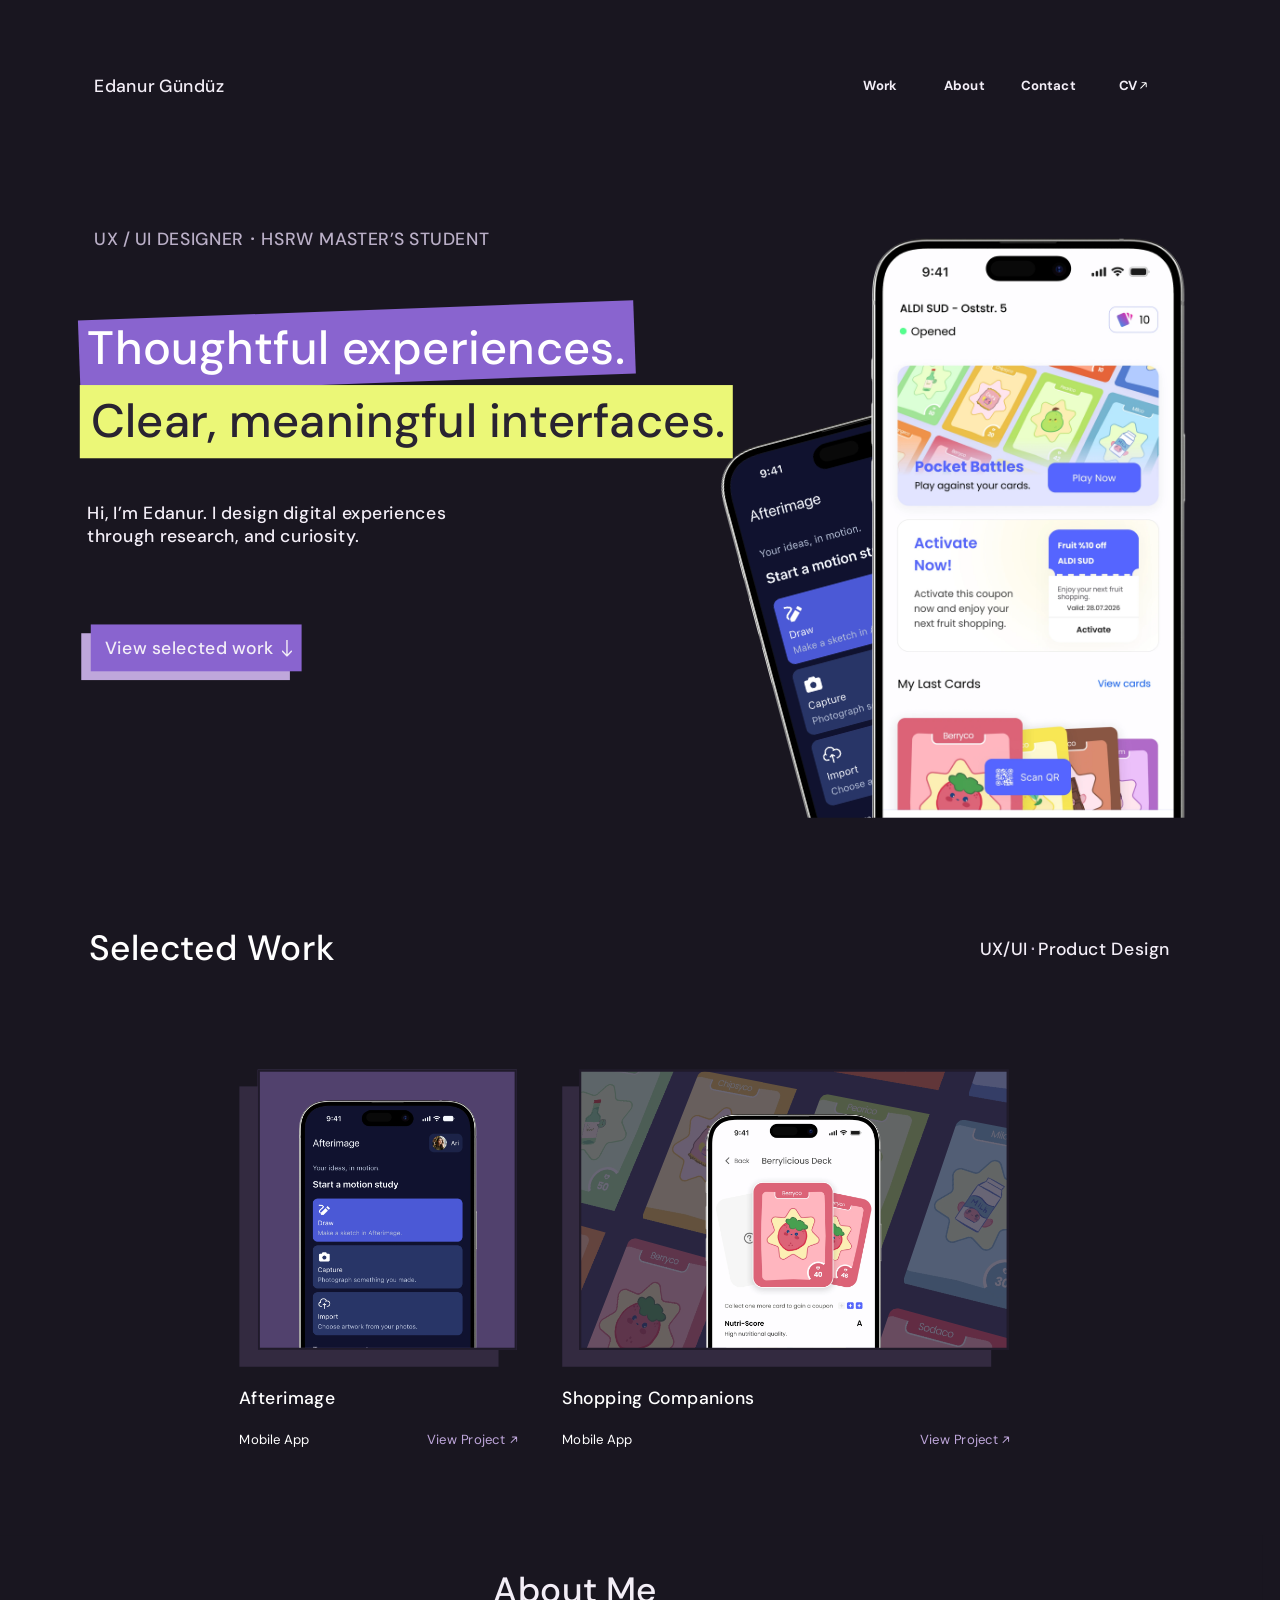
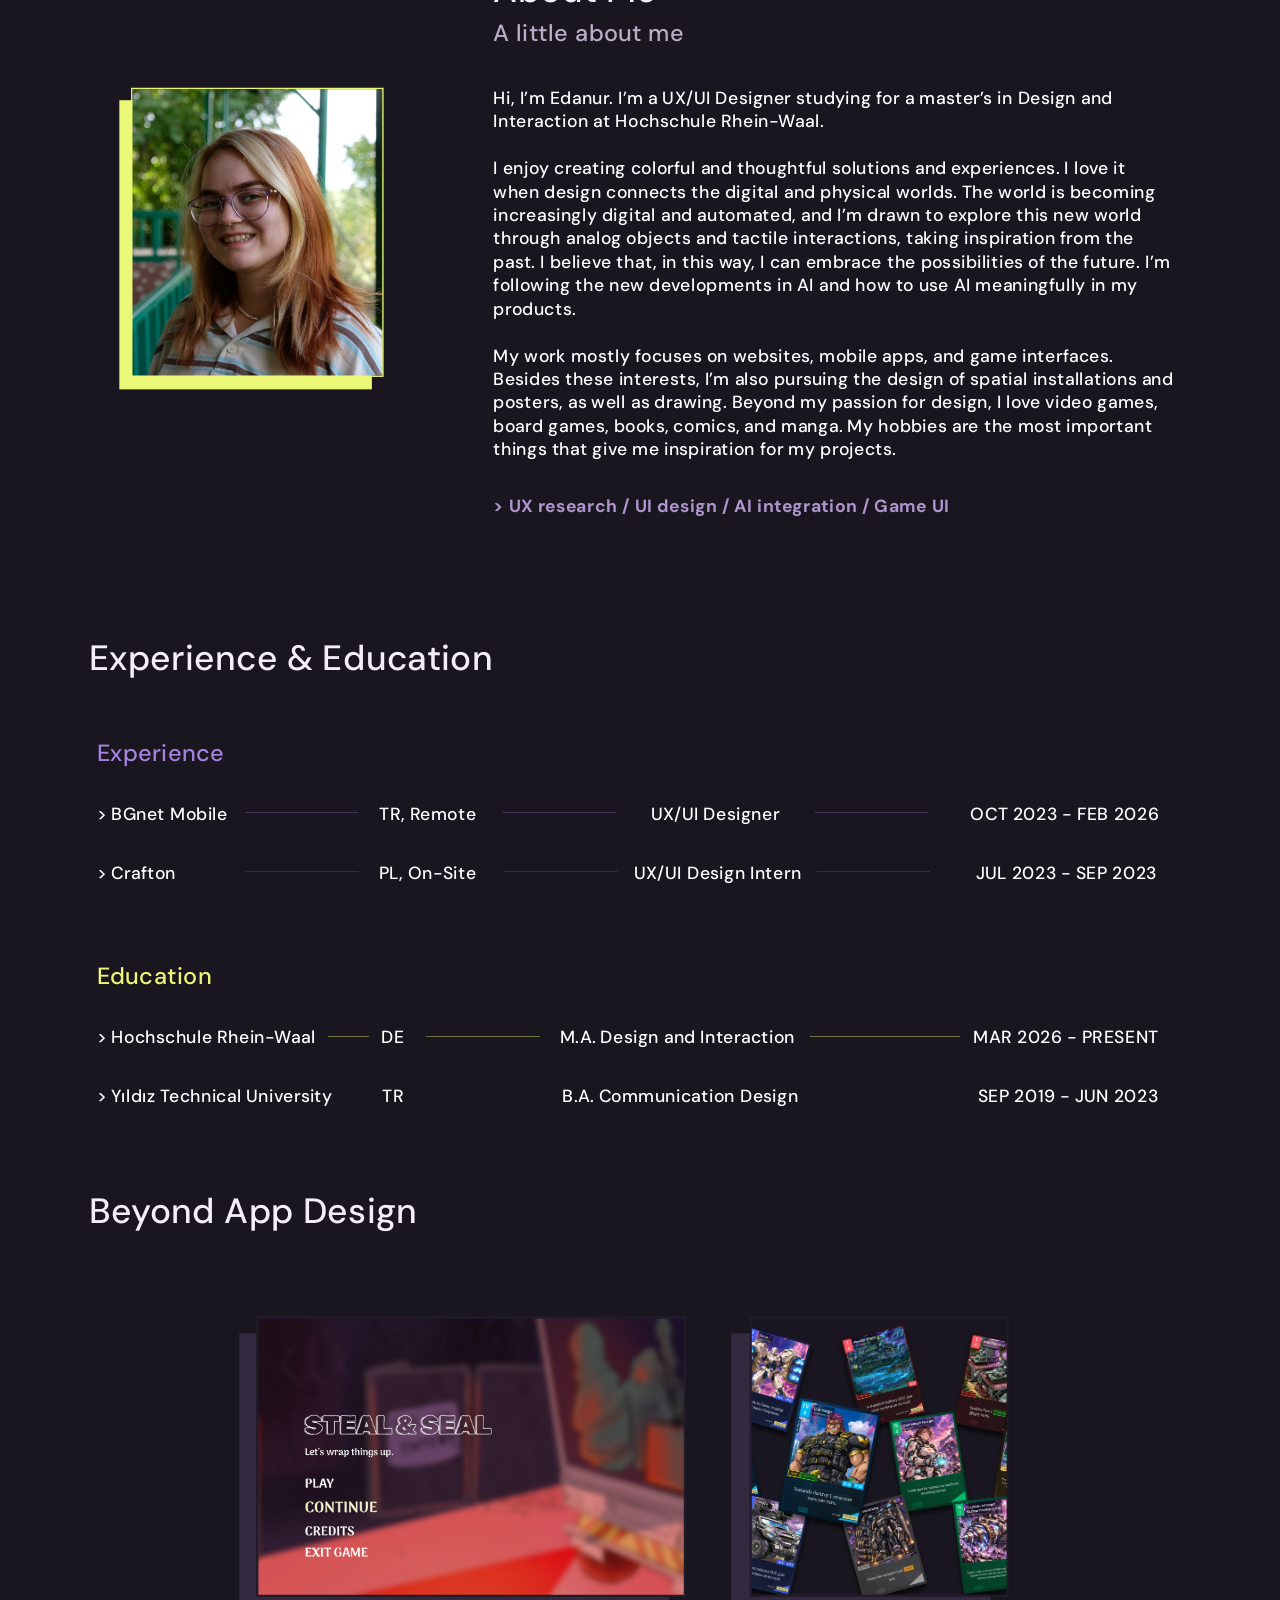
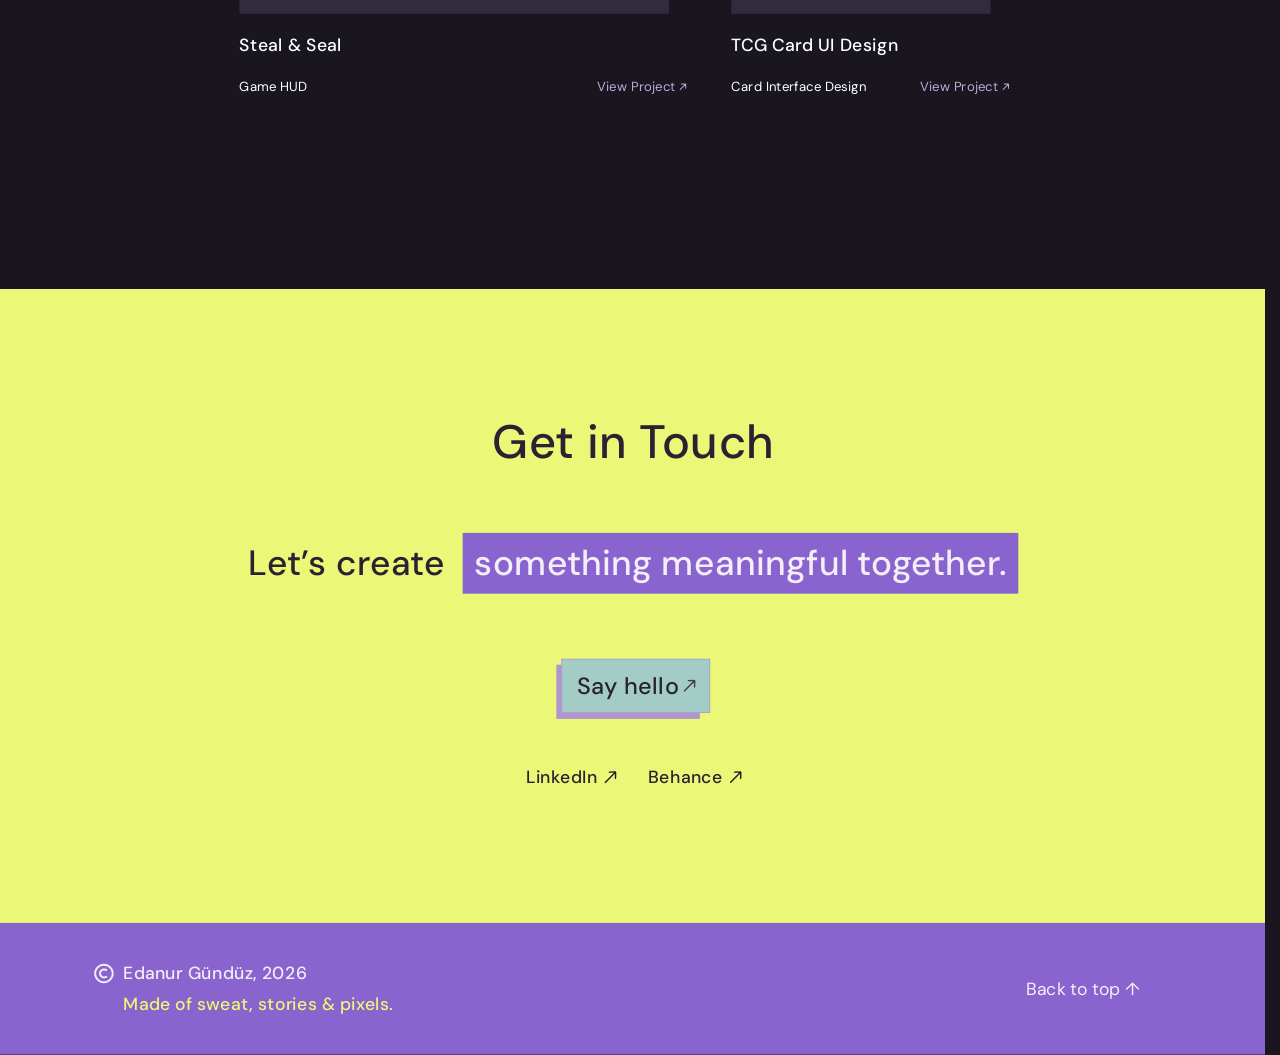
<file: website/index.html>
<!doctype html><html lang="en"><head><meta charset="utf-8"><meta name="viewport" content="width=device-width,initial-scale=1"><meta name="description" content="Edanur Gündüz — UX/UI Designer — UX/UI design portfolio by Edanur Gündüz."><title>Edanur Gündüz — UX/UI Designer</title><link rel="stylesheet" href="styles/foundations.css?v=20261009-windows1"><link rel="stylesheet" href="styles/figma-layout.css?v=20261009-windows1"><link rel="stylesheet" href="styles/figma-text-current.css?v=20261009-windows1"><link rel="stylesheet" href="styles/website-last.css?v=20261009-windows1"><link rel="stylesheet" href="styles/responsive.css?v=20261009-windows1"></head><body data-page="home"><a class="skip-link" href="#top">Skip to content</a><main id="viewport"><div id="artboard"><div class="f15 f377 f390 page-frame home-frame" data-node-id="212:85" data-name="MacBook Pro 16&#x27; - 10" id="top" style="width:1728px;height:5812px"><div class="f8 f13 f162 f252 f481 f553" data-node-id="212:86"></div><div class="f8 f41 f95 f191 f195 f250 f467 f618" data-node-id="212:87"><div class="f43 f381"><div class="f19 f89 f377 f617"></div></div></div><div class="f8 f14 f89 f251 f472 f621" data-node-id="212:88"></div><div class="f8 f38 f41 f191 f194 f254 f352 f479 f508" data-node-id="212:89"><p class="f7 f48 f50 f234 f377 f385 f418 f427 f492 f636" data-node-id="212:90">Edanur Gündüz</p><div class="f38 f41 f58 f191 f377 f385" data-node-id="212:91"><button class="f38 f40 f41 f191 f195 f352 f377 f385 f496" data-node-id="212:92"><p class="f7 f44 f49 f212 f377 f385 f401 f418 f431 f489 f636" data-node-id="212:93">Work</p></button><button class="f38 f40 f41 f191 f195 f352 f377 f385 f496" data-node-id="212:94"><p class="f7 f44 f49 f212 f377 f385 f401 f418 f431 f489 f636" data-node-id="212:95">About</p></button><button class="f38 f40 f41 f191 f195 f352 f377 f385 f496" data-node-id="212:96"><p class="f7 f44 f49 f212 f377 f385 f401 f418 f431 f489 f636" data-node-id="212:97">Contact</p></button><div class="f38 f41 f71 f191 f195 f352 f377 f385 f496" data-node-id="212:98"><p class="f7 f44 f49 f212 f377 f385 f401 f418 f489 f636" data-node-id="212:99">CV</p><div class="f41 f191 f195 f377 f385 f389" data-node-id="212:100"><div class="f2 f43"><div class="f87 f377 f498"><div class="f8 f188"><img alt="" class="f23 f311 f390" src="assets/home/imgArrow2.svg"></div></div></div></div></div></div></div><div class="f8 f38 f41 f54 f191 f195 f254 f352 f458" data-node-id="212:101"><p class="f7 f48 f50 f234 f377 f385 f419 f427 f492 f636" data-node-id="212:102">UX / UI DESIGNER</p><div class="f377 f385 f388" data-node-id="212:103"><img alt="" class="f8 f23 f186 f311 f390" src="assets/home/imgEllipse1.svg"></div><p class="f7 f48 f50 f234 f377 f385 f419 f427 f492 f636" data-node-id="212:104">HSRW MASTER’S STUDENT</p></div><p class="f7 f8 f48 f50 f235 f254 f428 f432 f470 f492 f636" data-node-id="212:105">Thoughtful experiences. </p><p class="f7 f8 f48 f50 f235 f256 f417 f428 f474 f492 f636" data-node-id="212:106">Clear, meaningful interfaces.</p><div class="f7 f8 f48 f50 f197 f254 f418 f427 f476 f492 f636" data-node-id="212:107"><p class="f234 f312">Hi, I’m Edanur. I design digital experiences
</p><p class="f234">through research, and curiosity.</p></div><button class="f8 f19 f38 f40 f41 f61 f191 f195 f256 f367 f371 f480" data-node-id="212:108"><p class="f7 f48 f50 f234 f377 f385 f418 f427 f431 f492 f636" data-node-id="212:109">View selected work</p><div class="f41 f108 f191 f195 f377 f385 f493" data-node-id="212:110"><div class="f43 f380"><div class="f87 f377 f524"><div class="f8 f189"><img alt="" class="f23 f311 f390" src="assets/home/imgArrow1.svg"></div></div></div></div></button><div class="f8 f41 f177 f191 f195 f278 f473 f599" data-node-id="212:111"><div class="f0 f43"><div class="f174 f377 f580" data-name="iMockup - iPhone 15 Pro Max"><img alt="" class="f8 f186 f311 f347 f359 f390" src="assets/home/imgIMockupIPhone15ProMax.webp"></div></div></div><div class="f8 f179 f281 f461 f582" data-node-id="212:112" data-name="iMockup - iPhone 15 Pro Max"><img alt="" class="f8 f186 f311 f347 f359 f390" src="assets/home/imgIMockupIPhone15ProMax1.webp"></div><div class="f8 f15 f183 f236 f350 f444 f516" data-node-id="212:113" data-name="MacBook Pro 16&#x27; - 8"><div class="f8 f38 f41 f191 f194 f253 f352 f448 f509" data-node-id="212:116"><p class="f7 f48 f50 f232 f377 f385 f425 f432 f492 f636" data-node-id="212:117">Selected Work</p><div class="f38 f41 f80 f191 f377 f385" data-node-id="212:118"><p class="f7 f48 f50 f234 f377 f385 f418 f427 f492 f636" data-node-id="212:119">UX/UI </p><div class="f377 f385 f388" data-node-id="212:120"><img alt="" class="f8 f23 f186 f311 f390" src="assets/home/imgEllipse1.svg"></div><p class="f7 f48 f50 f234 f377 f385 f418 f427 f492 f636" data-node-id="212:121">Product Design</p></div></div><div class="f8 f38 f41 f82 f191 f195 f273 f463 f510" data-node-id="225:916"><div class="f38 f41 f42 f66 f192 f377 f385" data-node-id="225:914"><div class="f85 f86 f185 f197 f358 f377 f385" data-node-id="225:913"><div class="f16 f37 f144 f314 f344 f377 f383 f578" data-node-id="212:114"></div><div class="f18 f24 f30 f33 f37 f144 f322 f341 f350 f377 f383 f578" data-node-id="212:194"><div class="f5 f8 f150 f277 f466 f527" data-node-id="212:195" data-name="iMockup - iPhone 15 Pro Max"><img alt="" class="f8 f186 f311 f347 f359 f390" src="assets/home/imgIMockupIPhone15ProMax2.webp"></div></div></div><div class="f38 f41 f42 f66 f193 f377 f385 f580" data-node-id="212:196"><p class="f7 f48 f50 f234 f377 f385 f427 f432 f492 f636" data-node-id="212:197">AI Video Generation App</p><div class="f38 f41 f191 f194 f377 f385 f635" data-node-id="212:198"><p class="f7 f47 f51 f231 f377 f385 f424 f432 f491 f636" data-node-id="212:199">Mobile App</p><div class="f38 f41 f191 f194 f377 f385 f515" data-node-id="212:200"><p class="f7 f47 f51 f231 f377 f385 f415 f424 f491 f636" data-node-id="212:201">View Case Study</p><div class="f41 f191 f195 f377 f385 f389" data-node-id="212:202"><div class="f2 f43"><div class="f87 f377 f498"><div class="f8 f188"><img alt="" class="f23 f311 f390" src="assets/home/imgArrow3.svg"></div></div></div></div></div></div></div></div><div class="f38 f41 f42 f66 f193 f195 f377 f385" data-node-id="225:915"><div class="f85 f86 f185 f197 f358 f377 f385" data-node-id="225:912"><div class="f19 f37 f144 f314 f344 f377 f383 f604" data-node-id="212:115"></div><a class="f17 f23 f26 f30 f33 f37 f40 f144 f321 f341 f350 f377 f383 f605" data-node-id="212:122"><div class="f5 f6 f8 f11 f161 f237 f348 f350 f384 f433 f605" data-node-id="212:123"><div class="f8 f39 f90 f245 f439 f499" data-node-id="212:124"><div class="f8 f39 f109 f238 f437 f531" data-node-id="212:125"><div class="f8 f39 f109 f238 f437 f531" data-node-id="212:126" data-name="__boundary_rect__"><div class="f8 f41 f111 f191 f195 f241 f438 f535" data-node-id="212:128"><div class="f43 f382"><div class="f106 f283 f284 f285 f286 f287 f299 f349 f377 f525" style="mask-image:url(assets/home/imgBoundaryRect.svg)" data-name="__boundary_rect__"><img alt="" class="f8 f186 f311 f347 f359 f390" src="assets/home/imgBoundaryRect1.webp"></div></div></div></div></div><div class="f8 f39 f113 f258 f435 f538" data-node-id="212:130"><div class="f8 f39 f113 f258 f435 f538" data-node-id="212:131" data-name="__boundary_rect__"><div class="f8 f41 f115 f191 f195 f257 f436 f542" data-node-id="212:133"><div class="f43 f382"><div class="f107 f283 f284 f285 f286 f288 f301 f349 f377 f530" style="mask-image:url(assets/home/imgBoundaryRect2.svg)" data-name="__boundary_rect__"><img alt="" class="f8 f186 f311 f347 f359 f390" src="assets/home/imgBoundaryRect3.webp"></div></div></div></div></div><div class="f8 f39 f120 f266 f442 f549" data-node-id="212:135"><div class="f8 f39 f120 f266 f442 f549" data-node-id="212:136" data-name="__boundary_rect__"><div class="f8 f41 f121 f191 f195 f265 f443 f555" data-node-id="212:138"><div class="f43 f382"><div class="f112 f283 f284 f285 f286 f290 f304 f349 f377 f536" style="mask-image:url(assets/home/imgBoundaryRect4.svg)" data-name="__boundary_rect__"><img alt="" class="f8 f186 f311 f347 f359 f390" src="assets/home/imgBoundaryRect5.webp"></div></div></div></div></div><div class="f8 f39 f125 f272 f440 f560" data-node-id="212:140"><div class="f8 f39 f125 f272 f440 f560" data-node-id="212:141" data-name="__boundary_rect__"><div class="f8 f41 f128 f191 f195 f271 f441 f565" data-node-id="212:143"><div class="f43 f382"><div class="f117 f283 f284 f285 f286 f293 f307 f349 f377 f547" style="mask-image:url(assets/home/imgBoundaryRect6.svg)" data-name="__boundary_rect__"><img alt="" class="f8 f186 f311 f347 f359 f390" src="assets/home/imgBoundaryRect7.webp"></div></div></div></div></div><div class="f8 f39 f136 f269 f450 f567" data-node-id="212:145"><div class="f8 f39 f136 f269 f450 f567" data-node-id="212:146" data-name="__boundary_rect__"><div class="f8 f41 f137 f191 f195 f268 f449 f571" data-node-id="212:148"><div class="f43 f382"><div class="f130 f283 f284 f285 f286 f296 f309 f349 f377 f557" style="mask-image:url(assets/home/imgBoundaryRect8.svg)" data-name="__boundary_rect__"><img alt="" class="f8 f186 f311 f347 f359 f390" src="assets/home/imgBoundaryRect9.webp"></div></div></div></div></div><div class="f8 f39 f142 f264 f469 f572" data-node-id="212:150"><div class="f8 f39 f142 f264 f469 f572" data-node-id="212:151" data-name="__boundary_rect__"><div class="f8 f41 f143 f191 f195 f263 f468 f574" data-node-id="212:153"><div class="f43 f382"><div class="f140 f283 f284 f285 f286 f298 f310 f349 f377 f564" style="mask-image:url(assets/home/imgBoundaryRect10.svg)" data-name="__boundary_rect__"><img alt="" class="f8 f186 f311 f347 f359 f390" src="assets/home/imgBoundaryRect11.webp"></div></div></div></div></div><div class="f8 f39 f116 f239 f478 f537" data-node-id="212:155"><div class="f8 f39 f116 f239 f478 f537" data-node-id="212:156" data-name="__boundary_rect__"><div class="f8 f41 f118 f191 f195 f240 f477 f540" data-node-id="212:158"><div class="f43 f382"><div class="f110 f283 f284 f285 f286 f289 f300 f349 f377 f528" style="mask-image:url(assets/home/imgBoundaryRect12.svg)" data-name="__boundary_rect__"><img alt="" class="f8 f186 f311 f347 f359 f390" src="assets/home/imgBoundaryRect13.webp"></div></div></div></div></div><div class="f8 f39 f123 f270 f483 f545" data-node-id="212:160"><div class="f8 f39 f123 f270 f483 f545" data-node-id="212:161" data-name="__boundary_rect__"><div class="f8 f41 f124 f191 f195 f267 f482 f554" data-node-id="212:163"><div class="f43 f382"><div class="f114 f283 f284 f285 f286 f291 f303 f349 f377 f534" style="mask-image:url(assets/home/imgBoundaryRect14.svg)" data-name="__boundary_rect__"><img alt="" class="f8 f186 f311 f347 f359 f390" src="assets/home/imgBoundaryRect15.webp"></div></div></div></div></div><div class="f8 f39 f131 f262 f446 f559" data-node-id="212:165"><div class="f8 f39 f131 f262 f446 f559" data-node-id="212:166" data-name="__boundary_rect__"><div class="f8 f41 f132 f191 f195 f261 f445 f563" data-node-id="212:168"><div class="f43 f382"><div class="f122 f283 f284 f285 f286 f294 f306 f349 f377 f541" style="mask-image:url(assets/home/imgBoundaryRect16.svg)" data-name="__boundary_rect__"><img alt="" class="f8 f186 f311 f347 f359 f390" src="assets/home/imgBoundaryRect17.webp"></div></div></div></div></div><div class="f8 f39 f127 f243 f456 f543" data-node-id="212:170"><div class="f8 f39 f127 f243 f456 f543" data-node-id="212:171" data-name="__boundary_rect__"><div class="f8 f41 f129 f191 f195 f244 f455 f550" data-node-id="212:173"><div class="f43 f382"><div class="f119 f283 f284 f285 f286 f292 f302 f349 f377 f532" style="mask-image:url(assets/home/imgBoundaryRect18.svg)" data-name="__boundary_rect__"><img alt="" class="f8 f186 f311 f347 f359 f390" src="assets/home/imgBoundaryRect19.webp"></div></div></div></div></div><div class="f8 f39 f133 f247 f462 f558" data-node-id="212:175"><div class="f8 f39 f133 f247 f462 f558" data-node-id="212:176" data-name="__boundary_rect__"><div class="f8 f41 f135 f191 f195 f248 f460 f561" data-node-id="212:178"><div class="f43 f382"><div class="f126 f283 f284 f285 f286 f295 f305 f349 f377 f539" style="mask-image:url(assets/home/imgBoundaryRect20.svg)" data-name="__boundary_rect__"><img alt="" class="f8 f186 f311 f347 f359 f390" src="assets/home/imgBoundaryRect21.webp"></div></div></div></div></div><div class="f8 f39 f138 f250 f465 f566" data-node-id="212:180"><div class="f8 f39 f138 f250 f465 f566" data-node-id="212:181" data-name="__boundary_rect__"><div class="f8 f41 f141 f191 f195 f249 f464 f569" data-node-id="212:183"><div class="f43 f382"><div class="f134 f283 f284 f285 f286 f297 f308 f349 f377 f552" style="mask-image:url(assets/home/imgBoundaryRect22.svg)" data-name="__boundary_rect__"><img alt="" class="f8 f186 f311 f347 f359 f390" src="assets/home/imgBoundaryRect23.webp"></div></div></div></div></div></div></div><div class="f5 f8 f149 f279 f475 f526" data-node-id="212:185" data-name="iMockup - iPhone 15 Pro Max"><img alt="" class="f8 f186 f311 f347 f359 f390" src="assets/home/imgIMockupIPhone15ProMax3.webp"></div></a></div><a class="f38 f40 f41 f42 f66 f193 f377 f385 f635" data-node-id="212:186"><p class="f7 f48 f50 f234 f377 f385 f427 f431 f432 f492 f636" data-node-id="212:187">Shopping Companions</p><div class="f38 f41 f191 f194 f377 f385 f635" data-node-id="212:188"><p class="f7 f47 f51 f231 f377 f385 f424 f431 f432 f491 f636" data-node-id="212:189">Mobile App</p><div class="f38 f41 f191 f194 f377 f385 f505" data-node-id="212:190"><p class="f7 f47 f51 f231 f377 f385 f415 f424 f431 f491 f636" data-node-id="212:191">View Project</p><div class="f41 f191 f195 f377 f385 f389" data-node-id="212:192"><div class="f2 f43"><div class="f87 f377 f498"><div class="f8 f188"><img alt="" class="f23 f311 f390" src="assets/home/imgArrow3.svg"></div></div></div></div></div></div></a></div></div></div><div class="f8 f15 f176 f246 f350 f452 f516" data-node-id="212:203" data-name="MacBook Pro 16&#x27; - 9"><div class="f6 f8 f39 f259 f487" data-node-id="212:206"><div class="f6 f8 f14 f146 f259 f485 f575" data-node-id="212:207"></div><div class="f6 f8 f25 f28 f33 f146 f260 f486 f575" data-node-id="212:208"><img alt="" class="f8 f186 f311 f347 f359 f390" src="assets/home/imgFrame15.webp"></div></div><div class="f6 f7 f8 f38 f41 f42 f74 f193 f276 f484" data-node-id="212:209"><div class="f38 f41 f42 f48 f50 f54 f193 f352 f377 f385 f492 f635 f636" data-node-id="212:210"><p class="f232 f377 f385 f418 f425" data-node-id="212:211">About Me</p><p class="f233 f377 f385 f419 f426" data-node-id="212:212">A little about me</p></div><div class="f38 f41 f42 f75 f193 f363 f377 f385 f638" data-node-id="212:213"><div class="f48 f50 f197 f377 f385 f427 f432 f492 f625" data-node-id="212:214"><p class="f234 f312">Hi, I’m Edanur. I’m a UX/UI Designer studying for a master’s in Design and Interaction at Hochschule Rhein-Waal.

</p><p class="f234 f312 f403"></p><p class="f234 f312">I enjoy creating colorful and thoughtful solutions and experiences. I love it when design connects the digital and physical worlds. The world is becoming increasingly digital and automated, and I’m drawn to explore this new world through analog objects and tactile interactions, taking inspiration from the past. I believe that, in this way, I can embrace the possibilities of the future. I’m following the new developments in AI and how to use AI meaningfully in my products.

</p><p class="f234 f312 f403"></p><p class="f234">My work mostly focuses on websites, mobile apps, and game interfaces. Besides these interests, I’m also pursuing the design of spatial installations and posters, as well as drawing. Beyond my passion for design, I love video games, board games, books, comics, and manga. My hobbies are the most important things that give me inspiration for my projects.</p></div><p class="f44 f49 f217 f313 f377 f385 f392 f403 f490 f634" data-node-id="212:215">&gt; UX research / UI design / AI integration / Game UI  </p></div></div></div><div class="f8 f15 f178 f236 f350 f457 f516" data-node-id="212:216" data-name="MacBook Pro 16&#x27; - 10"><div class="f8 f38 f41 f42 f191 f253 f479 f506" data-node-id="212:219"><div class="f38 f41 f42 f193 f352 f377 f385 f635" data-node-id="212:220"><p class="f7 f48 f50 f232 f377 f385 f418 f425 f492 f636" data-node-id="212:221">Experience &amp; Education</p></div></div><div class="f8 f38 f41 f42 f76 f193 f255 f352 f453" data-node-id="212:222"><p class="f7 f48 f50 f233 f377 f385 f420 f426 f492 f636" data-node-id="212:223">Experience</p><div class="f85 f86 f185 f197 f358 f377 f385" data-node-id="212:224"><p class="f7 f37 f48 f50 f234 f314 f341 f377 f383 f427 f432 f492 f636" data-node-id="212:225">&gt; BGnet Mobile</p><p class="f7 f37 f48 f50 f234 f326 f341 f377 f383 f427 f432 f492 f636" data-node-id="212:226">TR, Remote</p><p class="f7 f37 f48 f50 f234 f336 f341 f377 f383 f427 f432 f492 f636" data-node-id="212:227">UX/UI Designer</p><p class="f7 f37 f48 f50 f234 f315 f341 f377 f383 f427 f432 f492 f636" data-node-id="212:228">OCT 2023 - FEB 2026</p><div class="f37 f87 f319 f342 f377 f383 f512" data-node-id="212:229"><div class="f8 f187"><img alt="" class="f23 f311 f390" src="assets/home/imgVector1.svg"></div></div><div class="f37 f87 f330 f342 f377 f383 f512" data-node-id="212:230"><div class="f8 f187"><img alt="" class="f23 f311 f390" src="assets/home/imgVector1.svg"></div></div><div class="f37 f87 f338 f342 f377 f383 f512" data-node-id="212:231"><div class="f8 f187"><img alt="" class="f23 f311 f390" src="assets/home/imgVector1.svg"></div></div></div><div class="f85 f86 f185 f197 f358 f377 f385" data-node-id="212:232"><p class="f7 f37 f48 f50 f234 f314 f341 f377 f383 f427 f432 f492 f636" data-node-id="212:233">&gt; Crafton</p><p class="f7 f37 f48 f50 f234 f325 f341 f377 f383 f427 f432 f492 f636" data-node-id="212:234">PL, On-Site</p><p class="f7 f37 f48 f50 f234 f335 f341 f377 f383 f427 f432 f492 f636" data-node-id="212:235">UX/UI Design Intern</p><p class="f7 f37 f48 f50 f234 f317 f341 f377 f383 f427 f432 f492 f636" data-node-id="212:236">JUL 2023 - SEP 2023</p><div class="f37 f87 f320 f343 f377 f383 f513" data-node-id="212:237"><div class="f8 f187"><img alt="" class="f23 f311 f390" src="assets/home/imgVector4.svg"></div></div><div class="f37 f87 f331 f343 f377 f383 f513" data-node-id="212:238"><div class="f8 f187"><img alt="" class="f23 f311 f390" src="assets/home/imgVector4.svg"></div></div><div class="f37 f87 f339 f343 f377 f383 f513" data-node-id="212:239"><div class="f8 f187"><img alt="" class="f23 f311 f390" src="assets/home/imgVector4.svg"></div></div></div></div><div class="f8 f38 f41 f42 f76 f193 f255 f352 f471" data-node-id="212:240"><p class="f7 f48 f50 f233 f377 f385 f393 f426 f492 f636" data-node-id="212:241">Education</p><div class="f85 f86 f185 f197 f358 f377 f385" data-node-id="212:242"><p class="f7 f37 f48 f50 f234 f314 f341 f377 f383 f427 f432 f492 f636" data-node-id="212:243">&gt; Hochschule Rhein-Waal</p><p class="f7 f37 f48 f50 f234 f327 f341 f377 f383 f427 f432 f492 f636" data-node-id="212:244">DE</p><p class="f7 f37 f48 f50 f234 f332 f341 f377 f383 f427 f432 f492 f636" data-node-id="212:245">M.A. Design and Interaction</p><p class="f7 f37 f48 f50 f234 f316 f341 f377 f383 f427 f432 f492 f636" data-node-id="212:246">MAR 2026 - PRESENT</p><div class="f37 f87 f323 f343 f377 f383 f598" data-node-id="212:247"><div class="f8 f187"><img alt="" class="f23 f311 f390" src="assets/home/imgVector7.svg"></div></div><div class="f37 f87 f329 f343 f377 f383 f511" data-node-id="212:248"><div class="f8 f187"><img alt="" class="f23 f311 f390" src="assets/home/imgVector8.svg"></div></div><div class="f37 f87 f337 f343 f377 f383 f519" data-node-id="212:249"><div class="f8 f187"><img alt="" class="f23 f311 f390" src="assets/home/imgVector9.svg"></div></div></div><div class="f85 f86 f185 f197 f358 f377 f385" data-node-id="212:250"><p class="f7 f37 f48 f50 f234 f314 f341 f377 f383 f427 f432 f492 f636" data-node-id="212:251">&gt; Yıldız Technical University</p><p class="f7 f37 f48 f50 f234 f328 f341 f377 f383 f427 f432 f492 f636" data-node-id="212:252">TR</p><p class="f7 f37 f48 f50 f234 f333 f341 f377 f383 f427 f432 f492 f636" data-node-id="212:253">B.A. Communication Design</p><p class="f7 f37 f48 f50 f234 f318 f341 f377 f383 f427 f432 f492 f636" data-node-id="212:254">SEP 2019 - JUN 2023</p><div class="f37 f87 f324 f343 f377 f383 f583" data-node-id="212:255"><div class="f8 f187"><img alt="" class="f23 f311 f390" src="assets/home/imgVector10.svg"></div></div><div class="f37 f87 f329 f343 f377 f383 f514" data-node-id="212:256"><div class="f8 f187"><img alt="" class="f23 f311 f390" src="assets/home/imgVector11.svg"></div></div><div class="f37 f87 f337 f343 f377 f383 f520" data-node-id="212:257"><div class="f8 f187"><img alt="" class="f23 f311 f390" src="assets/home/imgVector12.svg"></div></div></div></div></div><div class="f5 f8 f15 f35 f182 f237 f350 f516" data-node-id="212:258" data-name="MacBook Pro 16&#x27; - 11"><div class="f8 f38 f41 f42 f191 f253 f479 f509" data-node-id="212:259"><div class="f38 f41 f42 f193 f352 f377 f385 f635" data-node-id="212:260"><p class="f7 f48 f50 f232 f377 f385 f418 f425 f492 f636" data-node-id="212:261">Beyond App Design</p></div></div><div class="f8 f38 f41 f82 f191 f195 f273 f454 f510" data-node-id="225:921"><div class="f38 f41 f42 f66 f193 f377 f385" data-node-id="225:920"><div class="f85 f86 f185 f197 f358 f377 f385" data-node-id="225:919"><div class="f19 f37 f144 f314 f344 f377 f383 f605" data-node-id="212:263"></div><a class="f17 f23 f26 f30 f33 f37 f40 f144 f321 f341 f350 f377 f383 f605" data-node-id="212:264"><div class="f5 f6 f8 f144 f279 f350 f384 f433 f605" data-node-id="212:265"><div class="f8 f186 f351 f359"><img alt="" class="f8 f184 f242 f311 f434 f501" src="assets/home/imgFrame26.webp"></div><div class="f5 f8 f105 f280 f447 f533" data-node-id="212:266" data-name="maın menu 1"><img alt="" class="f8 f186 f311 f347 f359 f390" src="assets/home/imgMainMenu1.webp"></div></div></a></div><a class="f38 f40 f41 f42 f66 f193 f377 f385 f635" data-node-id="212:267"><p class="f7 f48 f50 f234 f377 f385 f427 f431 f432 f492 f636" data-node-id="212:268">Steal &amp; Seal</p><div class="f38 f41 f191 f194 f377 f385 f635" data-node-id="212:269"><p class="f7 f47 f51 f231 f377 f385 f424 f431 f432 f491 f636" data-node-id="212:270">Game HUD</p><div class="f38 f41 f191 f194 f377 f385 f505" data-node-id="212:271"><p class="f7 f47 f51 f231 f377 f385 f415 f424 f431 f491 f636" data-node-id="212:272">View Project</p><div class="f41 f191 f195 f377 f385 f389" data-node-id="212:273"><div class="f2 f43"><div class="f87 f377 f498"><div class="f8 f188"><img alt="" class="f23 f311 f390" src="assets/home/imgArrow3.svg"></div></div></div></div></div></div></a></div><div class="f38 f41 f42 f66 f193 f377 f385" data-node-id="225:918"><div class="f85 f86 f185 f197 f358 f377 f385" data-node-id="225:917"><div class="f16 f37 f144 f314 f344 f377 f383 f578" data-node-id="212:262"></div><div class="f24 f30 f33 f37 f144 f322 f341 f377 f383 f578" data-node-id="212:275"><img alt="" class="f8 f186 f311 f347 f359 f390" src="assets/home/imgFrame9.webp"></div></div><div class="f38 f41 f42 f66 f193 f377 f385 f580" data-node-id="212:276"><p class="f7 f48 f50 f234 f377 f385 f427 f432 f492 f636" data-node-id="212:277">TCG Card UI Design</p><div class="f38 f41 f191 f194 f377 f385 f635" data-node-id="212:278"><p class="f7 f47 f51 f231 f377 f385 f424 f432 f491 f636" data-node-id="212:279">Card Interface Design </p><div class="f38 f41 f191 f194 f377 f385 f505" data-node-id="212:280"><p class="f7 f47 f51 f231 f377 f385 f415 f424 f491 f636" data-node-id="212:281">View Project</p><div class="f41 f191 f195 f377 f385 f389" data-node-id="212:282"><div class="f2 f43"><div class="f87 f377 f498"><div class="f8 f188"><img alt="" class="f23 f311 f390" src="assets/home/imgArrow3.svg"></div></div></div></div></div></div></div></div></div></div><div class="f8 f14 f36 f178 f236 f350 f516" data-node-id="212:283" data-name="MacBook Pro 16&#x27; - 12"><div class="f8 f19 f89 f275 f459 f615" data-node-id="212:284"></div><div class="f5 f8 f38 f41 f42 f192 f277 f479" data-node-id="212:287"><div class="f38 f41 f42 f173 f193 f352 f377 f385 f553" data-node-id="212:288"></div></div><div class="f6 f8 f38 f41 f42 f78 f191 f274 f433 f624" data-node-id="212:289"><div class="f38 f41 f42 f53 f191 f377 f385 f635" data-node-id="212:290"><p class="f7 f48 f50 f235 f313 f377 f385 f417 f428 f430 f492 f634" data-node-id="212:291">Get in Touch</p><p class="f7 f48 f50 f197 f377 f385 f417 f425 f492 f637" data-node-id="212:292"><span class="f232">Let’s create  </span><span class="f232 f394">something meaningful together.</span></p><a class="f40 f85 f86 f185 f197 f358 f377 f385" href="mailto:edgunduuz001@gmail.com" data-node-id="212:293" target="_blank"><div class="f12 f37 f170 f314 f345 f377 f383 f517" data-node-id="212:294"></div><div class="f20 f24 f27 f33 f37 f38 f41 f84 f191 f195 f334 f341 f367 f371 f377 f383" data-node-id="212:295"><p class="f7 f48 f50 f233 f377 f385 f417 f426 f492 f636" data-node-id="212:296">Say hello </p><div class="f41 f191 f195 f377 f385 f386" data-node-id="212:297"><div class="f2 f43"><div class="f87 f377 f521"><div class="f8 f190"><img alt="" class="f23 f311 f390" src="assets/home/imgArrow4.svg"></div></div></div></div></div></a></div><div class="f38 f40 f41 f63 f191 f377 f385" data-node-id="212:298"><a class="f38 f41 f54 f191 f195 f352 f377 f385" href="https://www.linkedin.com/in/eda-g%C3%BCnd%C3%BCz-01/" data-node-id="212:299" target="_blank"><p class="f7 f48 f50 f234 f377 f385 f417 f427 f431 f492 f636" data-node-id="212:300">LinkedIn</p><div class="f41 f191 f195 f377 f385 f386" data-node-id="212:301"><div class="f2 f43"><div class="f87 f377 f521"><div class="f8 f190"><img alt="" class="f23 f311 f390" src="assets/home/imgArrow5.svg"></div></div></div></div></a><a class="f38 f41 f54 f191 f195 f352 f377 f385" href="https://www.behance.net/edagndz1" data-node-id="212:302" target="_blank"><p class="f7 f48 f50 f234 f377 f385 f417 f427 f431 f492 f636" data-node-id="212:303">Behance</p><div class="f41 f191 f195 f377 f385 f386" data-node-id="212:304"><div class="f2 f43"><div class="f87 f377 f521"><div class="f8 f190"><img alt="" class="f23 f311 f390" src="assets/home/imgArrow5.svg"></div></div></div></div></a></div></div></div><div class="f5 f8 f19 f34 f38 f41 f104 f191 f194 f237 f364 f516" data-node-id="220:872" data-name="Footer"><div class="f38 f41 f54 f193 f195 f352 f377 f385" data-node-id="220:873"><div class="f377 f385 f387" data-node-id="220:874" data-name="bx:copyright"><img alt="" class="f8 f23 f186 f311 f390" src="assets/home/imgBxCopyright.svg"></div><div class="f7 f38 f41 f42 f48 f50 f54 f193 f195 f234 f377 f385 f427 f492 f636" data-node-id="220:877"><p class="f377 f385 f418" data-node-id="220:878">Edanur Gündüz, 2026</p><p class="f377 f385 f393" data-node-id="220:879">Made of sweat, stories &amp; pixels.</p></div></div><p class="f7 f46 f51 f213 f377 f385 f403 f422 f489 f522" data-node-id="220:880">Back to top ↑</p></div></div></div></main><script src="scripts/site.js?v=20261009-windows1" defer></script><script src="scripts/home.js?v=20261009-windows1" defer></script></body></html>
</file>
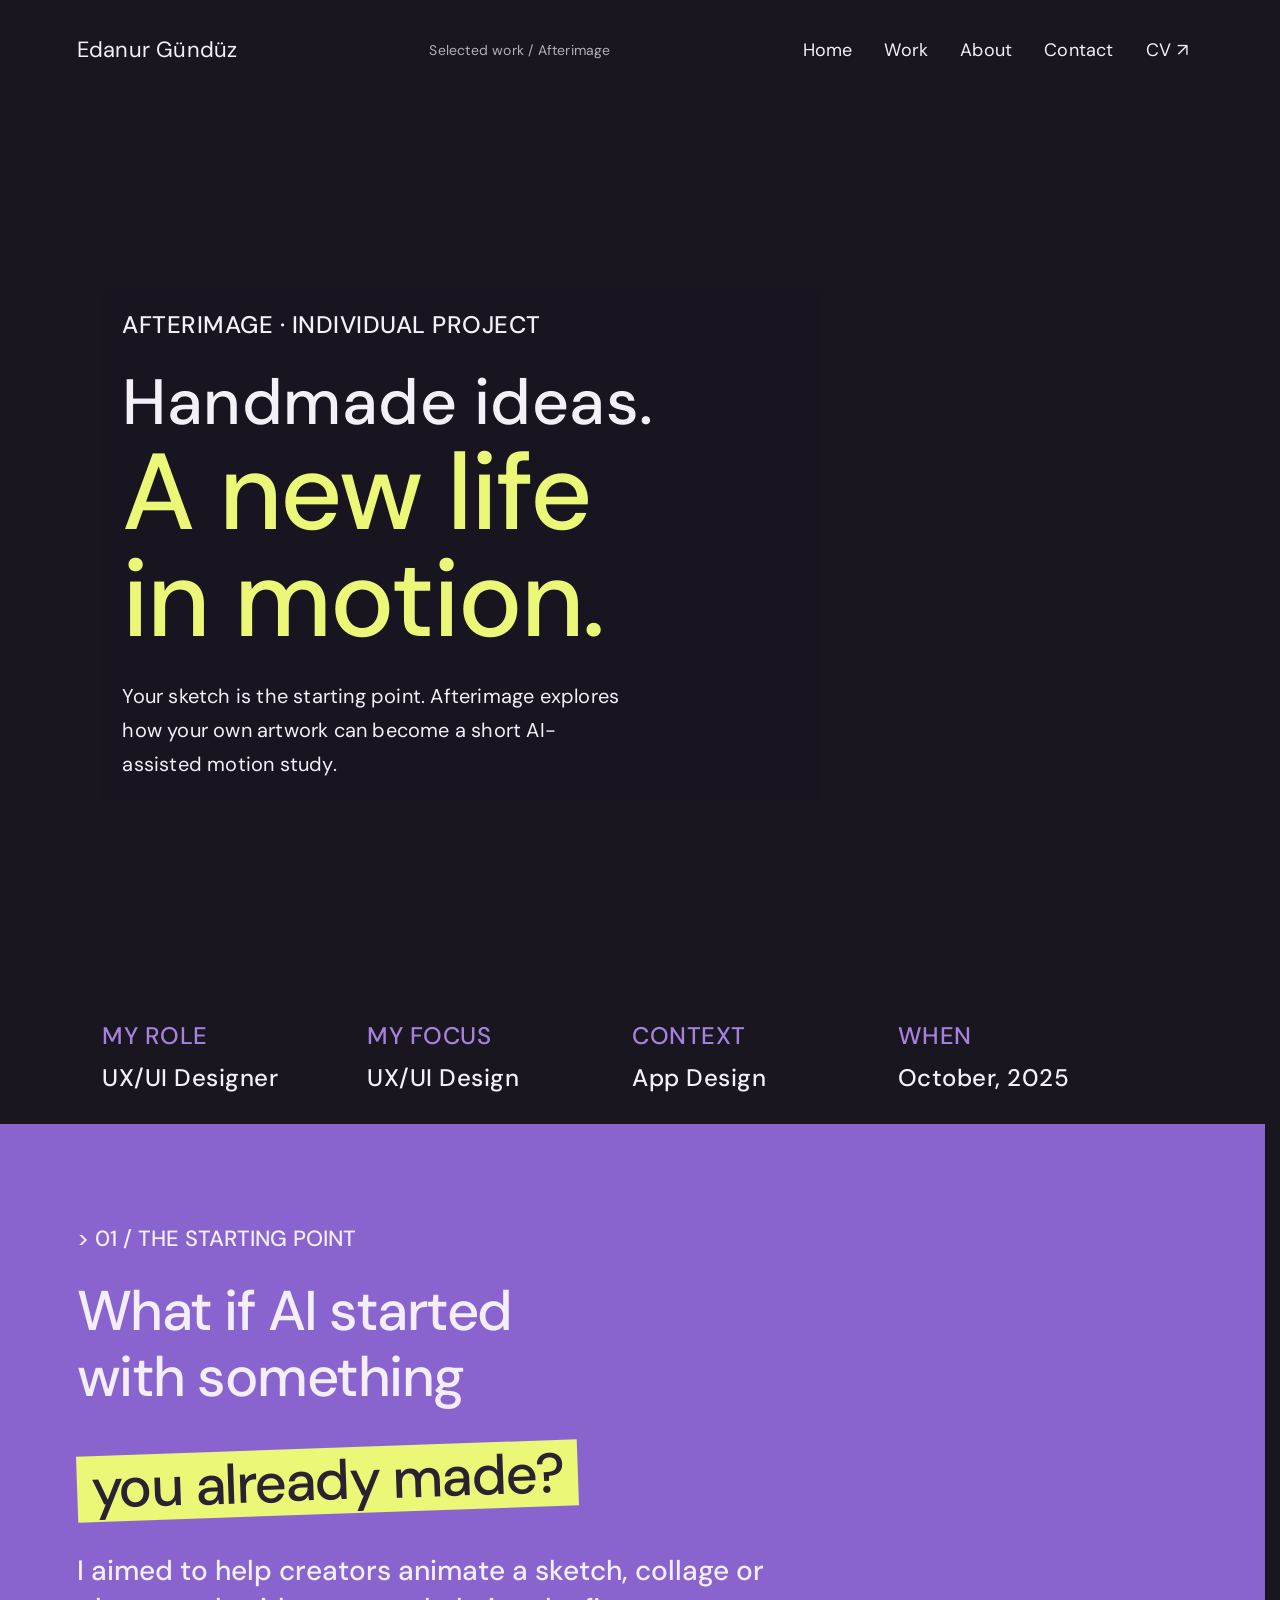
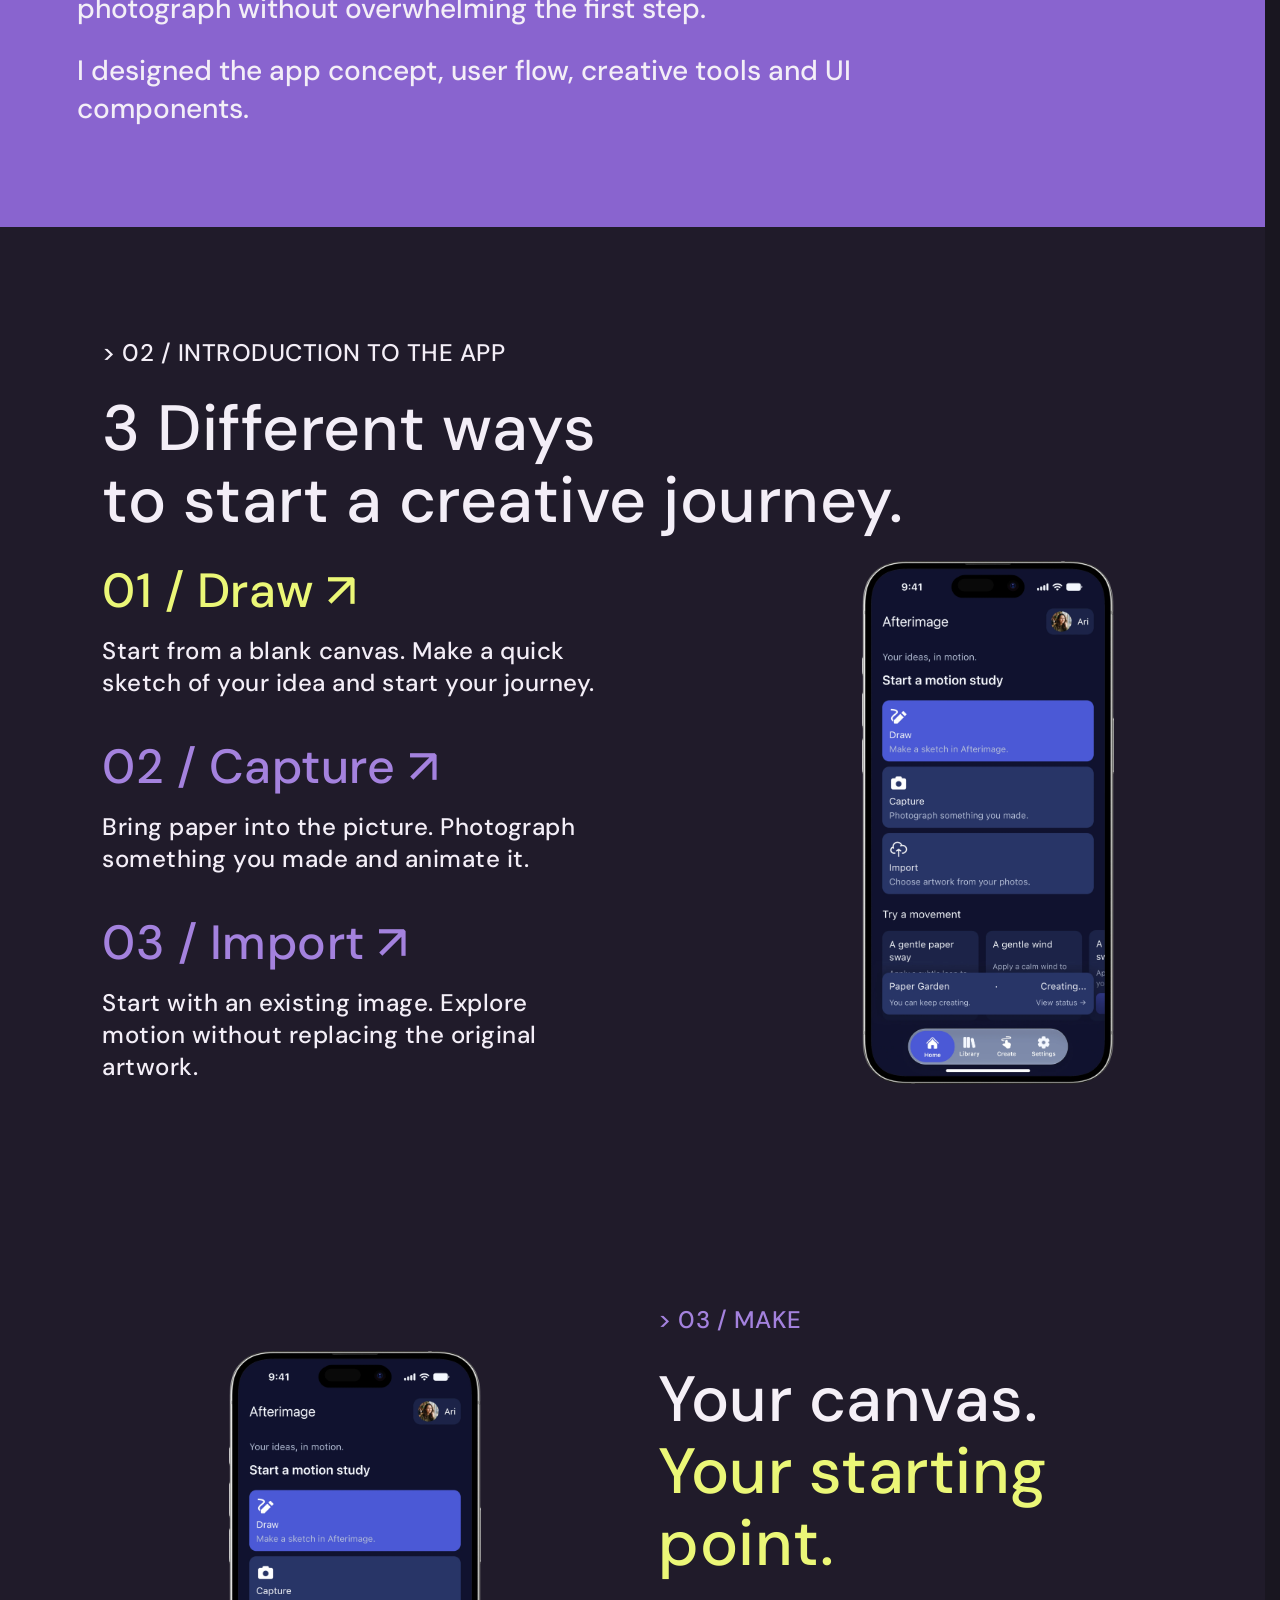
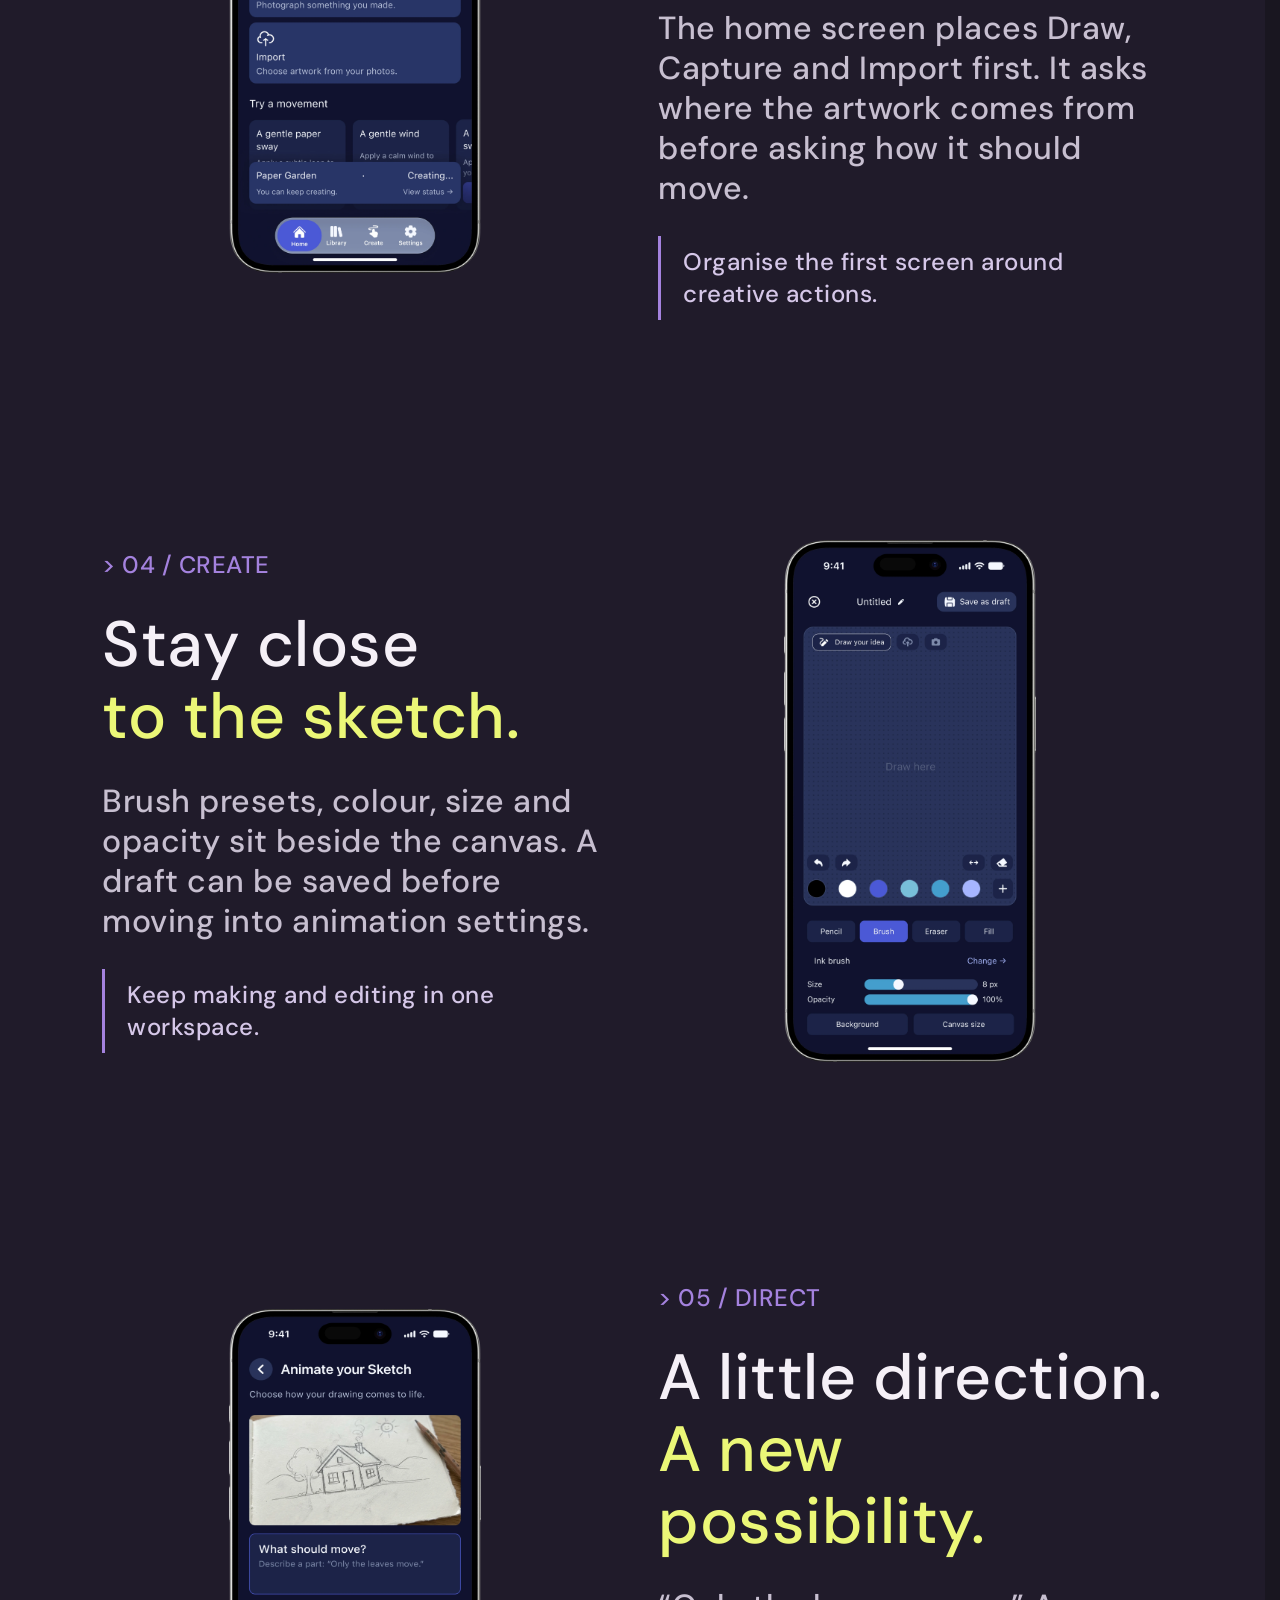
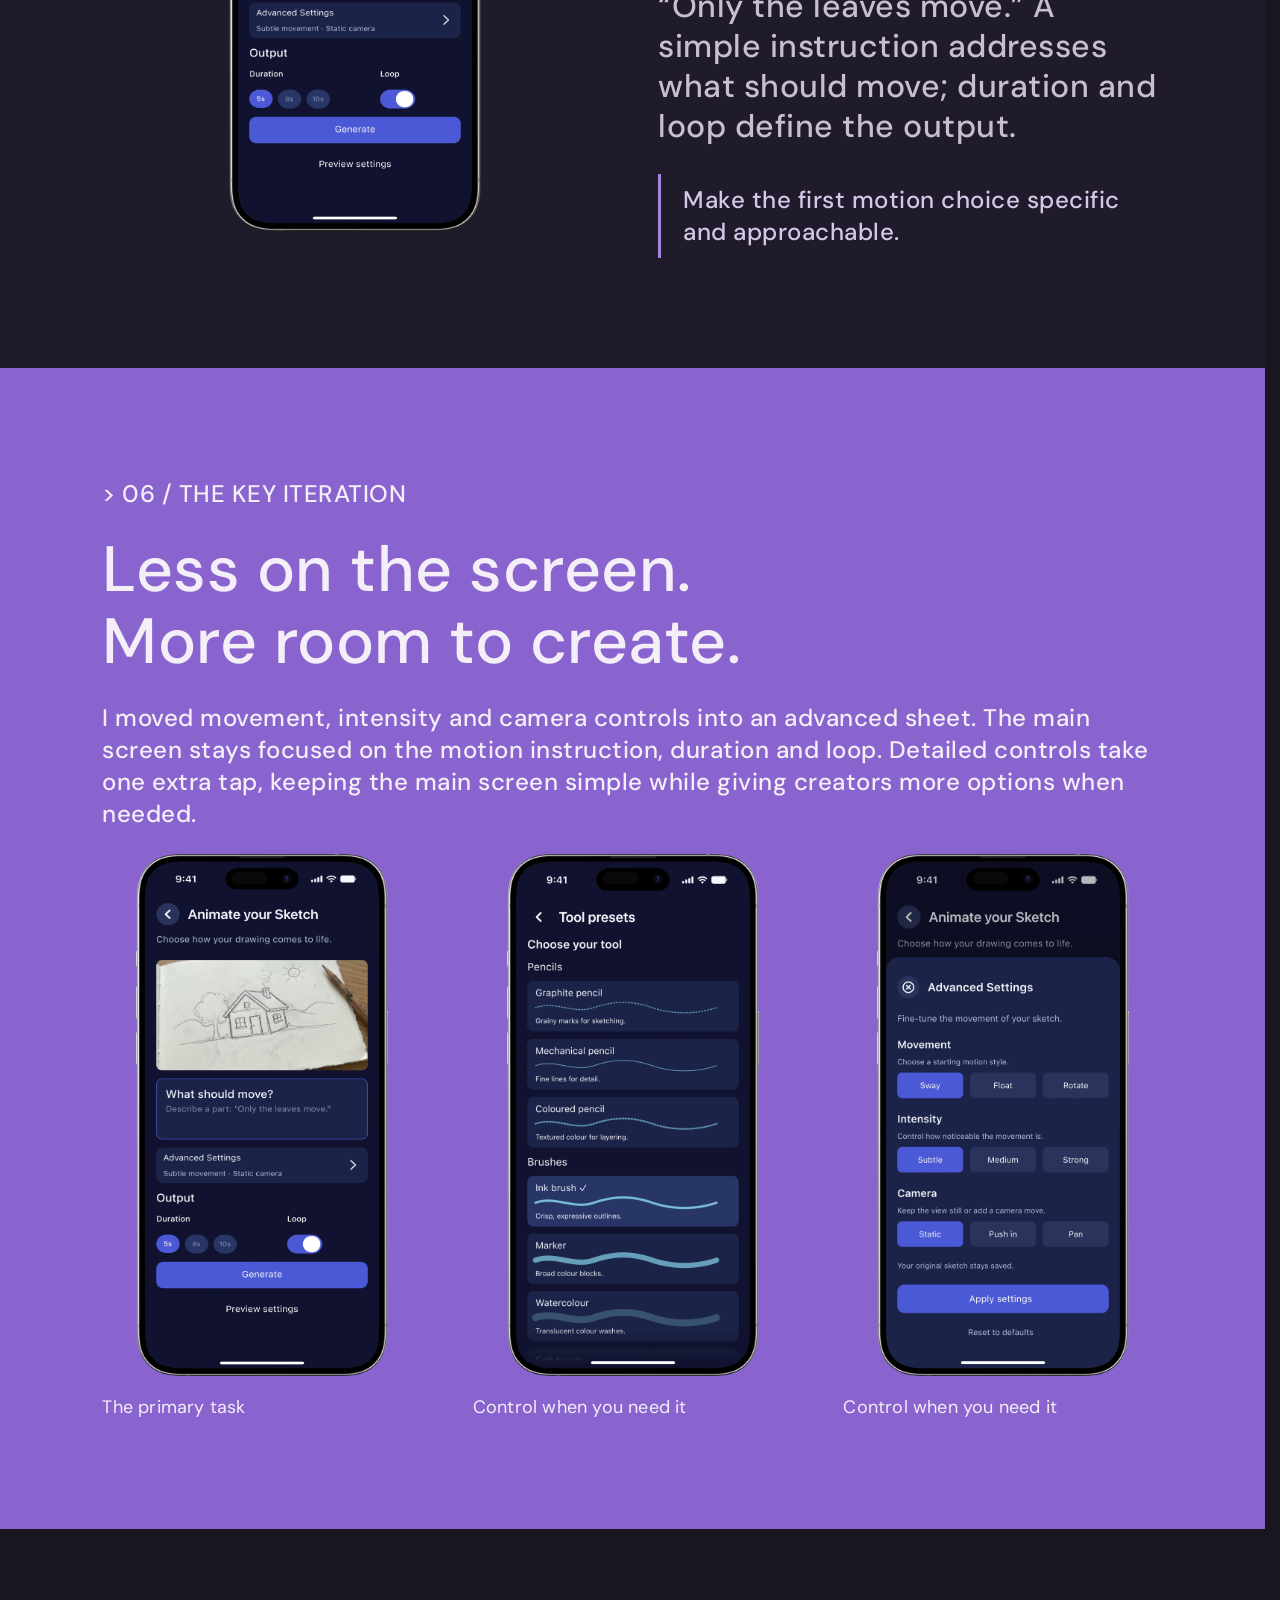
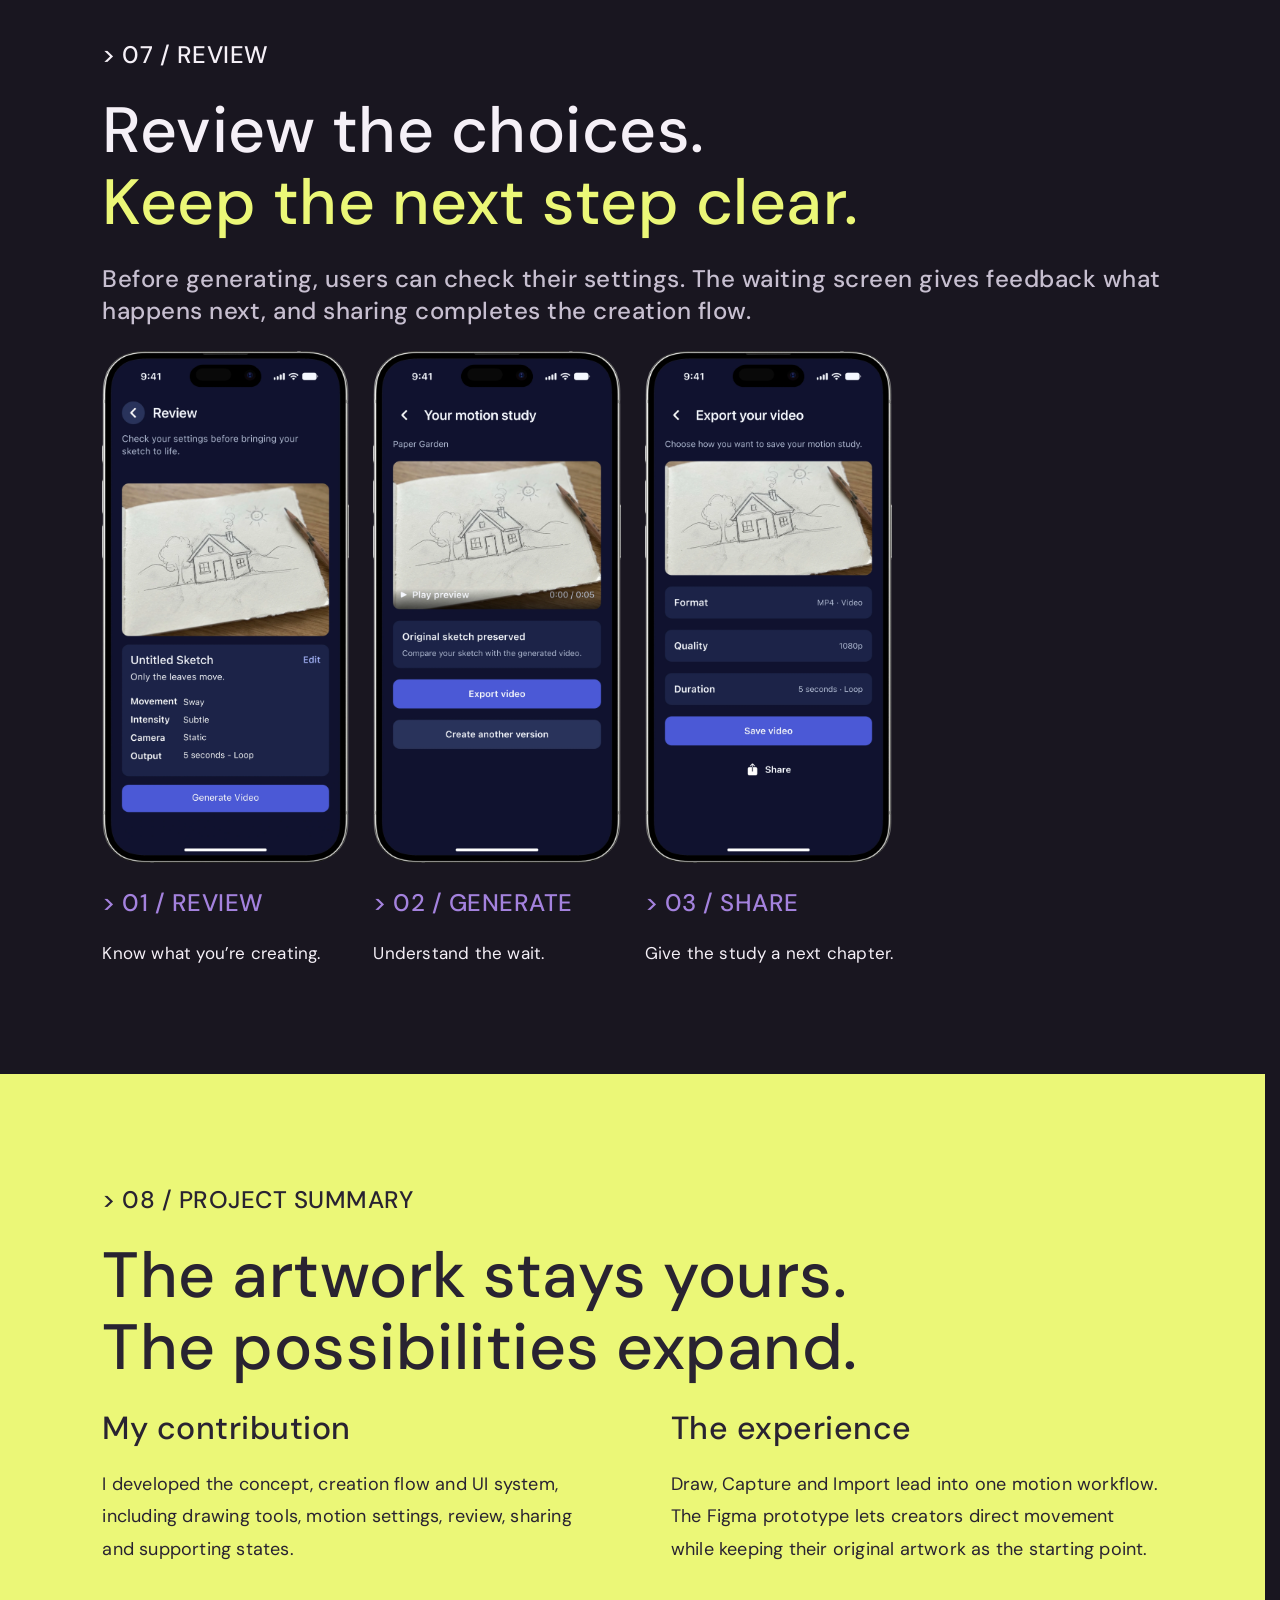
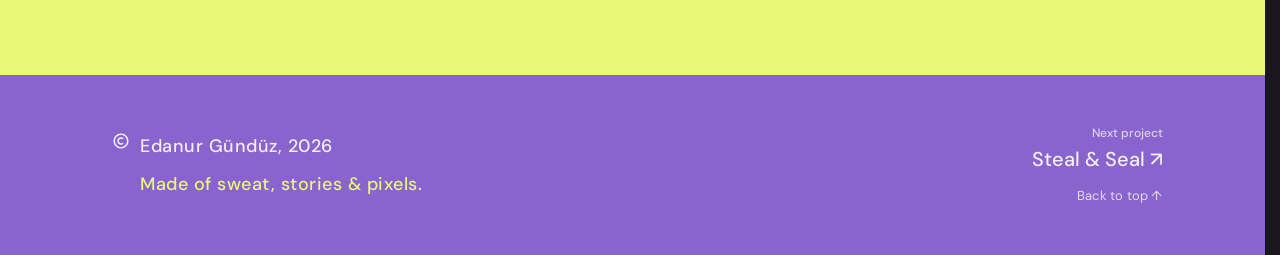
<file: afterimage-scroll-story.html>
<!doctype html><html lang="en"><head><meta charset="utf-8"><meta name="viewport" content="width=device-width,initial-scale=1"><meta name="description" content="Afterimage — UX/UI design portfolio by Edanur Gündüz."><title>Afterimage</title><link rel="stylesheet" href="styles/foundations.css?v=20261009-cv-final"><link rel="stylesheet" href="styles/figma-layout.css?v=20261009-cv-final"><link rel="stylesheet" href="styles/figma-text-current.css?v=20261009-cv-final"><link rel="stylesheet" href="styles/website-last.css?v=20261009-cv-final"><link rel="stylesheet" href="styles/responsive.css?v=20261009-media-scale-06"></head><body data-page="afterimage"><a class="skip-link" href="#top">Skip to content</a><div class="f10 f37 f40 f41 f191 f359 f371 page-frame case-frame" data-node-id="212:416" data-name="Afterimage — Scroll Story" id="top"><nav aria-label="Main navigation" class="f7 f10 f37 f40 f46 f49 f88 f189 f192 f200 f348 f359 f366 f396 f397 f459 f475 case-section site-nav" data-node-id="212:417" data-name="Navigation" style="min-height:100px" id="section-212-417"><a class="f359 f366 f539" data-node-id="212:418" href="index.html">Edanur Gündüz</a><p class="f359 f366 f497 project-breadcrumb" data-node-id="212:419">Selected work / Afterimage</p><div class="project-menu"><a href="index.html">Home</a><a href="index.html#work">Work</a><a href="index.html#about">About</a><a href="index.html#contact">Contact</a><a href="home-assets/Edanur-Gunduz-CV-English.pdf?v=20261009-cv-final" class="project-menu-cv">CV <span aria-hidden="true">↗</span></a></div></nav><section class="f37 f40 f179 f189 f348 f357 f359 f366 f475 case-section case-hero" data-node-id="212:420" data-name="00 / Handmade ideas. A new life in motion." style="min-height:890px" id="section-212-420"><video class="hero-video" autoplay="" loop="" muted="" playsinline="" preload="metadata" aria-hidden="true" data-video-key="afterimage"></video><div class="f7 f9 f21 f37 f40 f41 f64 f191 f333 f359 f366 f589" data-node-id="212:421" data-name="Hero story"><p class="f44 f48 f208 f359 f366 f383 f396 f460 f589" data-node-id="212:422">AFTERIMAGE · INDIVIDUAL PROJECT</p><div class="f37 f40 f41 f48 f191 f359 f366 f599" data-node-id="212:423" data-name="Display headline"><p class="f44 f215 f359 f366 f396 f402 f460 f600 large-text" data-node-id="212:424">Handmade ideas.</p><div class="f44 f195 f359 f366 f378 f394 f458 f589 large-text" data-node-id="212:425" role="heading" aria-level="2"><p class="f198 f292">A new life
</p><p class="f198">in motion.</p></div></div><p class="f45 f49 f210 f359 f366 f382 f395 f459 f566" data-node-id="212:426">Your sketch is the starting point. Afterimage explores how your own artwork can become a short AI-assisted motion study.</p></div></section><section class="f7 f10 f37 f40 f44 f48 f189 f192 f208 f348 f355 f359 f366 f383 f460 f475 case-section context-grid" data-node-id="212:427" data-name="Project context" id="section-212-427"><div class="f37 f40 f41 f52 f191 f359 f366" data-node-id="212:428" data-name="MY ROLE"><p class="f359 f366 f389 f525" data-node-id="212:429">MY ROLE</p><p class="f359 f366 f396 f525" data-node-id="212:430">UX/UI Designer</p></div><div class="f37 f40 f41 f52 f191 f359 f366 f525" data-node-id="212:431" data-name="MY FOCUS"><p class="f359 f366 f389 f525" data-node-id="212:432">MY FOCUS</p><p class="f359 f366 f396 f525" data-node-id="212:433">UX/UI Design</p></div><div class="f37 f40 f41 f52 f191 f359 f366 f525" data-node-id="212:434" data-name="DELIVERABLE"><p class="f359 f366 f389 f525" data-node-id="212:435">CONTEXT</p><p class="f359 f366 f396 f525" data-node-id="212:436">App Design</p></div><div class="f37 f40 f41 f52 f191 f359 f366 f525" data-node-id="212:437" data-name="CONTEXT"><p class="f359 f366 f389 f525" data-node-id="212:438">WHEN</p><p class="f359 f366 f396 f525" data-node-id="212:439">October, 2025</p></div></section><section class="f15 f37 f40 f41 f62 f191 f344 f351 f359 f366 f475 case-section story-opening" data-node-id="212:440" data-name="01 / Reframing the starting point" id="section-212-440"><p class="f7 f44 f48 f208 f359 f366 f383 f395 f460 f472" data-node-id="212:441">&gt; 01 / THE STARTING POINT</p><div class="f7 f44 f48 f195 f359 f366 f395 f402 f460 f472 large-text" data-node-id="212:442" role="heading" aria-level="2"><p class="f215 f292">What if AI started
</p><p class="f215">with something</p></div><div class="f40 f180 f189 f193 f359 f366 f573 story-highlight" data-node-id="212:443"><div class="f1 f42"><div class="f20 f37 f40 f41 f191 f346 f359 f572" data-name="Highlighted question"><p class="f7 f44 f48 f215 f359 f366 f388 f402 f460 f600 large-text" data-node-id="212:444">you already made?</p></div></div></div><p class="f7 f44 f48 f212 f359 f366 f395 f400 f460 f592" data-node-id="212:445">I aimed to help creators animate a sketch, collage or photograph without overwhelming the first step.</p><p class="f7 f44 f48 f212 f359 f366 f395 f400 f460 f592" data-node-id="212:446">I designed the app concept, user flow, creative tools and UI components.</p></section><section class="f11 f37 f40 f41 f62 f92 f191 f344 f351 f359 f366 f475 case-section" data-node-id="212:447" data-name="02 / Three ways in" style="min-height:1170px" id="section-212-447"><p class="f7 f44 f48 f208 f359 f366 f383 f395 f460 f472" data-node-id="212:448">&gt; 02 / INTRODUCTION TO THE APP</p><div class="f7 f44 f48 f195 f359 f366 f395 f402 f460 f472 large-text" data-node-id="212:449" role="heading" aria-level="2"><p class="f215 f292">3 Different ways
</p><p class="f215">to start a creative journey.</p></div><div class="f37 f40 f53 f162 f189 f359 f366 f472" data-node-id="212:450" data-name="Entry actions and home"><div class="f7 f37 f40 f41 f44 f48 f71 f191 f359 f366 f460 f583" data-node-id="212:451" data-name="Creative starting points"><div class="f37 f40 f41 f59 f191 f359 f366 f583" data-node-id="212:452" data-name="01 / Draw ↗"><p class="f213 f359 f366 f389 f401 f583 large-text" data-node-id="212:453">01 / Draw ↗</p><p class="f208 f359 f366 f395 f399 f569" data-node-id="212:454">Start from a blank canvas. Make a quick sketch of your idea and start your journey.</p></div><div class="f37 f40 f41 f59 f191 f359 f366 f583" data-node-id="212:455" data-name="02 / Capture ↗"><p class="f213 f359 f366 f389 f401 f583 large-text" data-node-id="212:456">02 / Capture ↗</p><p class="f208 f359 f366 f395 f399 f569" data-node-id="212:457">Bring paper into the picture. Photograph something you made and animate it.</p></div><div class="f37 f40 f41 f59 f191 f359 f366 f583" data-node-id="212:458" data-name="03 / Import ↗"><p class="f213 f359 f366 f389 f401 f583 large-text" data-node-id="212:459">03 / Import ↗</p><p class="f208 f359 f366 f395 f399 f569" data-node-id="212:460">Start with an existing image. Explore motion without replacing the original artwork.</p></div></div><div class="f160 f359 f366 f537 image-slot" data-node-id="212:461" data-name="Home / Draw Capture Import"><img alt="HomeDrawCaptureImport" class="f8 f184 f291 f326 f339 f371" src="assets/afterimage/imgHomeDrawCaptureImport.webp?v=20261009-cv-final" width="1351" height="2800" decoding="async" loading="lazy"></div></div></section><section class="f11 f37 f40 f80 f87 f189 f344 f351 f359 f366 f475 case-section scroll-scene" data-node-id="212:462" data-name="03 / MAKE / Scroll scene" style="min-height:1000px" id="section-212-462"><div class="f37 f40 f41 f166 f189 f193 f359 f366 f578 scene-media" data-node-id="212:463" data-name="Sticky phone / home" style="--asset-ratio:1351/2800"><div class="f165 f359 f366 f544 image-slot" data-node-id="212:464" data-name="Project screen / home"><img alt="HomeDrawCaptureImport" class="f8 f184 f291 f326 f339 f371" src="assets/afterimage/imgHomeDrawCaptureImport.webp?v=20261009-cv-final" width="1351" height="2800" decoding="async" loading="lazy"></div></div><div class="f37 f40 f41 f66 f191 f359 f366 f576 scene-copy" data-node-id="212:465" data-name="03 / MAKE / Copy"><p class="f7 f44 f48 f208 f359 f366 f383 f389 f460 f576" data-node-id="212:466">&gt; 03 / MAKE</p><div class="f7 f37 f40 f41 f44 f48 f191 f215 f359 f366 f402 f460 f576" data-node-id="212:467" data-name="Story headline"><p class="f359 f366 f396 f576 large-text" data-node-id="212:468">Your canvas.</p><p class="f359 f366 f394 f576 large-text" data-node-id="212:469">Your starting point.</p></div><p class="f7 f44 f48 f212 f359 f366 f392 f400 f460 f565" data-node-id="212:470">The home screen places Draw, Capture and Import first. It asks where the artwork comes from before asking how it should move.</p><div class="f28 f32 f33 f37 f40 f41 f191 f337 f350 f359 f366 f566" data-node-id="212:471" data-name="ShoCo / Story decision note"><p class="f7 f44 f48 f208 f359 f366 f383 f393 f460 f561" data-node-id="I212:471;59:43">Organise the first screen around creative actions.</p></div></div></section><section class="f11 f37 f40 f80 f87 f189 f344 f351 f359 f366 f475 case-section scroll-scene" data-node-id="212:472" data-name="04 / CREATE / Scroll scene" style="min-height:1000px" id="section-212-472"><div class="f37 f40 f41 f66 f191 f359 f366 f576 scene-copy" data-node-id="212:473" data-name="04 / CREATE / Copy"><p class="f7 f44 f48 f208 f359 f366 f383 f389 f460 f576" data-node-id="212:474">&gt; 04 / CREATE</p><div class="f7 f37 f40 f41 f44 f48 f191 f215 f359 f366 f402 f460 f576" data-node-id="212:475" data-name="Story headline"><p class="f359 f366 f396 f576 large-text" data-node-id="212:476">Stay close</p><p class="f359 f366 f394 f576 large-text" data-node-id="212:477">to the sketch.</p></div><p class="f7 f44 f48 f212 f359 f366 f392 f400 f460 f565" data-node-id="212:478">Brush presets, colour, size and opacity sit beside the canvas. A draft can be saved before moving into animation settings.</p><div class="f28 f32 f33 f37 f40 f41 f191 f337 f350 f359 f366 f566" data-node-id="212:479" data-name="ShoCo / Story decision note"><p class="f7 f44 f48 f208 f359 f366 f383 f393 f460 f561" data-node-id="I212:479;59:43">Keep making and editing in one workspace.</p></div></div><div class="f37 f40 f41 f166 f189 f193 f359 f366 f578 scene-media" data-node-id="212:480" data-name="Sticky phone / draw" style="--asset-ratio:1351/2800"><div class="f165 f359 f366 f544 image-slot" data-node-id="212:481" data-name="Project screen / draw"><img alt="ProjectScreenDraw" class="f8 f184 f291 f326 f339 f371" src="assets/afterimage/imgProjectScreenDraw.webp?v=20261009-cv-final" width="1351" height="2800" decoding="async" loading="lazy"></div></div></section><section class="f11 f37 f40 f80 f87 f189 f344 f351 f359 f366 f475 case-section scroll-scene" data-node-id="212:482" data-name="05 / DIRECT / Scroll scene" style="min-height:1000px" id="section-212-482"><div class="f37 f40 f41 f166 f189 f193 f359 f366 f578 scene-media" data-node-id="212:483" data-name="Sticky phone / motion" style="--asset-ratio:1351/2800"><div class="f165 f359 f366 f544 image-slot" data-node-id="212:484" data-name="Project screen / motion"><img alt="ProjectScreenMotion" class="f8 f184 f291 f326 f339 f371" src="assets/afterimage/imgProjectScreenMotion.webp?v=20261009-cv-final" width="1351" height="2800" decoding="async" loading="lazy"></div></div><div class="f37 f40 f41 f66 f191 f359 f366 f576 scene-copy" data-node-id="212:485" data-name="05 / DIRECT / Copy"><p class="f7 f44 f48 f208 f359 f366 f383 f389 f460 f576" data-node-id="212:486">&gt; 05 / DIRECT</p><div class="f7 f37 f40 f41 f44 f48 f191 f215 f359 f366 f402 f460 f576" data-node-id="212:487" data-name="Story headline"><p class="f359 f366 f396 f576 large-text" data-node-id="212:488">A little direction.</p><p class="f359 f366 f394 f576 large-text" data-node-id="212:489">A new possibility.</p></div><p class="f7 f44 f48 f212 f359 f366 f392 f400 f460 f565" data-node-id="212:490">“Only the leaves move.” A simple instruction addresses what should move; duration and loop define the output.</p><div class="f28 f32 f33 f37 f40 f41 f191 f337 f350 f359 f366 f566" data-node-id="212:491" data-name="ShoCo / Story decision note"><p class="f7 f44 f48 f208 f359 f366 f383 f393 f460 f561" data-node-id="I212:491;59:43">Make the first motion choice specific and approachable.</p></div></div></section><section class="f15 f37 f40 f41 f62 f96 f191 f344 f351 f359 f366 f475 case-section" data-node-id="212:492" data-name="06 / The key iteration" style="min-height:1340px" id="section-212-492"><p class="f7 f44 f48 f208 f359 f366 f383 f395 f460 f472" data-node-id="212:493">&gt; 06 / THE KEY ITERATION</p><div class="f7 f44 f48 f195 f359 f366 f395 f402 f460 f472 large-text" data-node-id="212:494" role="heading" aria-level="2"><p class="f215 f292">Less on the screen.
</p><p class="f215">More room to create.</p></div><p class="f7 f44 f48 f208 f293 f359 f366 f395 f399 f460 f598" data-node-id="212:495">I moved movement, intensity and camera controls into an advanced sheet. The main screen stays focused on the motion instruction, duration and loop. Detailed controls take one extra tap, keeping the main screen simple while giving creators more options when needed.</p><div class="f37 f40 f56 f164 f191 f193 f359 f366 f472" data-node-id="212:496" data-name="Main screen and advanced sheet"><div class="f37 f40 f41 f61 f191 f359 f366 f531" data-node-id="212:497" data-name="The primary task"><div class="f156 f359 f366 f531 image-slot" data-node-id="212:498" data-name="The primary task"><img alt="ProjectScreenMotion" class="f8 f184 f291 f326 f339 f371" src="assets/afterimage/imgProjectScreenMotion.webp?v=20261009-cv-final" width="1351" height="2800" decoding="async" loading="lazy"></div><p class="f7 f46 f49 f202 f359 f366 f395 f398 f459 f531" data-node-id="212:499">The primary task</p></div><div class="f37 f40 f41 f61 f191 f359 f366 f531" data-node-id="212:500" data-name="Control when you need it"><div class="f156 f359 f366 f531 image-slot" data-node-id="212:501" data-name="Control when you need it"><img alt="ControlWhenYouNeedIt" class="f8 f184 f291 f326 f339 f371" src="assets/afterimage/imgControlWhenYouNeedIt.webp?v=20261009-cv-final" width="1351" height="2800" decoding="async" loading="lazy"></div><p class="f7 f46 f49 f202 f359 f366 f395 f398 f459 f531" data-node-id="212:502">Control when you need it</p></div><div class="f37 f40 f41 f61 f191 f359 f366 f531" data-node-id="212:503" data-name="Control when you need it"><div class="f156 f359 f366 f531 image-slot" data-node-id="212:504" data-name="Control when you need it"><img alt="ControlWhenYouNeedIt1" class="f8 f184 f291 f326 f339 f371" src="assets/afterimage/imgControlWhenYouNeedIt1.webp?v=20261009-cv-final" width="1351" height="2800" decoding="async" loading="lazy"></div><p class="f7 f46 f49 f202 f359 f366 f395 f398 f459 f531" data-node-id="212:505">Control when you need it</p></div></div></section><section class="f10 f37 f40 f41 f62 f94 f191 f344 f351 f359 f366 f475 case-section" data-node-id="212:506" data-name="07 / Close the creative loop" style="min-height:1320px" id="section-212-506"><p class="f7 f44 f48 f208 f359 f366 f383 f396 f460 f472" data-node-id="212:507">&gt; 07 / REVIEW</p><div class="f7 f37 f40 f41 f44 f48 f191 f215 f359 f366 f402 f460 f472" data-node-id="212:508" data-name="Closing headline"><p class="f359 f366 f396 f472 large-text" data-node-id="212:509">Review the choices.</p><p class="f359 f366 f394 f472 large-text" data-node-id="212:510">Keep the next step clear.</p></div><p class="f7 f44 f48 f208 f293 f359 f366 f392 f399 f460 f598" data-node-id="212:511">Before generating, users can check their settings. The waiting screen gives feedback what happens next, and sharing completes the creation flow.</p><div class="f37 f40 f189 f192 f359 f366 f599" data-node-id="212:512" data-name="Review Generate Share"><div class="f37 f40 f41 f58 f169 f189 f193 f359 f366 f531" data-node-id="212:513" data-name="Know what you’re creating."><div class="f155 f359 f366 f516 image-slot" data-node-id="212:514" data-name="Know what you’re creating."><img alt="KnowWhatYoureCreating" class="f8 f184 f291 f326 f339 f371" src="assets/afterimage/imgKnowWhatYoureCreating.webp?v=20261009-cv-final" width="1351" height="2800" decoding="async" loading="lazy"></div><p class="f7 f44 f48 f208 f359 f366 f383 f389 f460 f531" data-node-id="212:515">&gt; 01 / REVIEW</p><p class="f7 f45 f49 f201 f359 f366 f380 f396 f459 f531" data-node-id="212:516">Know what you’re creating.</p></div><div class="f37 f40 f41 f58 f169 f189 f193 f359 f366 f531" data-node-id="212:517" data-name="Understand the wait."><div class="f154 f359 f366 f514" data-node-id="212:518" data-name="Understand the wait."><div class="f8 f184 f331 f339 image-slot"><img alt="UnderstandTheWait" class="f8 f181 f218 f291 f424 f599" src="assets/afterimage/imgUnderstandTheWait.webp?v=20261009-cv-final" width="1351" height="2800" decoding="async" loading="lazy"></div></div><p class="f7 f44 f48 f208 f359 f366 f383 f389 f460 f531" data-node-id="212:519">&gt; 02 / GENERATE</p><p class="f7 f45 f49 f201 f359 f366 f380 f396 f459 f531" data-node-id="212:520">Understand the wait.</p></div><div class="f37 f40 f41 f58 f169 f191 f193 f359 f366" data-node-id="212:521" data-name="Give the study a next chapter."><div class="f37 f40 f55 f191 f359 f366" data-node-id="212:522"><div class="f155 f359 f366 f514 image-slot" data-node-id="212:523" data-name="Give the study a next chapter."><img alt="GiveTheStudyANextChapter" class="f8 f184 f291 f326 f339 f371" src="assets/afterimage/imgGiveTheStudyANextChapter.webp?v=20261009-cv-final" width="1351" height="2800" decoding="async" loading="lazy"></div><div class="f155 f359 f366 f516 image-slot" data-node-id="212:524" data-name="Give the study a next chapter."><img alt="GiveTheStudyANextChapter1" class="f8 f184 f291 f326 f339 f371" src="assets/afterimage/imgGiveTheStudyANextChapter1.webp?v=20261009-cv-final" width="1351" height="2800" decoding="async" loading="lazy"></div></div><p class="f7 f44 f48 f208 f359 f366 f383 f389 f460 f531" data-node-id="212:525">&gt; 03 / SHARE</p><p class="f7 f45 f49 f201 f359 f366 f380 f396 f459 f531" data-node-id="212:526">Give the study a next chapter.</p></div></div></section><section class="f7 f20 f37 f40 f41 f62 f191 f344 f351 f359 f366 f388 f475 case-section" data-node-id="212:527" data-name="08 / Outcome &amp; reflection" id="section-212-527"><p class="f44 f48 f208 f359 f366 f383 f460 f472" data-node-id="212:528">&gt; 08 / PROJECT SUMMARY</p><div class="f44 f48 f195 f359 f366 f402 f460 f472 large-text" data-node-id="212:529" role="heading" aria-level="2"><p class="f215 f292">The artwork stays yours.
</p><p class="f215">The possibilities expand.</p></div><div class="f37 f40 f50 f191 f359 f366" data-node-id="212:530" data-name="Results and next steps"><div class="f37 f40 f41 f61 f191 f359 f366 f560" data-node-id="212:531" data-name="What I designed"><p class="f44 f48 f212 f359 f366 f400 f460 f570" data-node-id="212:532">My contribution</p><p class="f46 f49 f207 f359 f366 f398 f459 f561" data-node-id="212:533">I developed the concept, creation flow and UI system, including drawing tools, motion settings, review, sharing and supporting states.</p></div><div class="f37 f40 f41 f61 f191 f359 f366 f555" data-node-id="212:534" data-name="What I would test next"><p class="f44 f48 f212 f359 f366 f400 f460 f570" data-node-id="212:535">The experience</p><p class="f46 f49 f207 f359 f366 f398 f459 f562" data-node-id="212:536">Draw, Capture and Import lead into one motion workflow. The Figma prototype lets creators direct movement while keeping their original artwork as the starting point.</p></div></div></section><footer class="f15 f37 f40 f100 f189 f192 f344 f359 f366 f475 case-section site-footer" data-node-id="212:538" data-name="Footer" style="min-height:180px" id="section-212-538"><div class="f37 f40 f52 f191 f193 f332 f359 f366" data-node-id="220:840"><div class="f359 f366 f368 image-slot" data-node-id="220:841" data-name="bx:copyright"><img alt="BxCopyright" class="f8 f23 f184 f291 f371" src="assets/afterimage/imgBxCopyright.svg?v=20261009-cv-final"></div><div class="f7 f37 f40 f41 f44 f48 f52 f191 f193 f208 f359 f366 f399 f460 f600" data-node-id="220:844"><p class="f359 f366 f395" data-node-id="220:845">Edanur Gündüz, 2026</p><p class="f359 f366 f374" data-node-id="220:846">Made of sweat, stories &amp; pixels.</p></div></div><a class="f7 f45 f49 f206 f359 f366 f383 f396 f459 f490" data-node-id="212:544" href="#top" aria-label="Back to top">Back to top ↑</a></footer></div><script src="scripts/site.js?v=20261009-cv-final" defer></script></body></html>
</file>
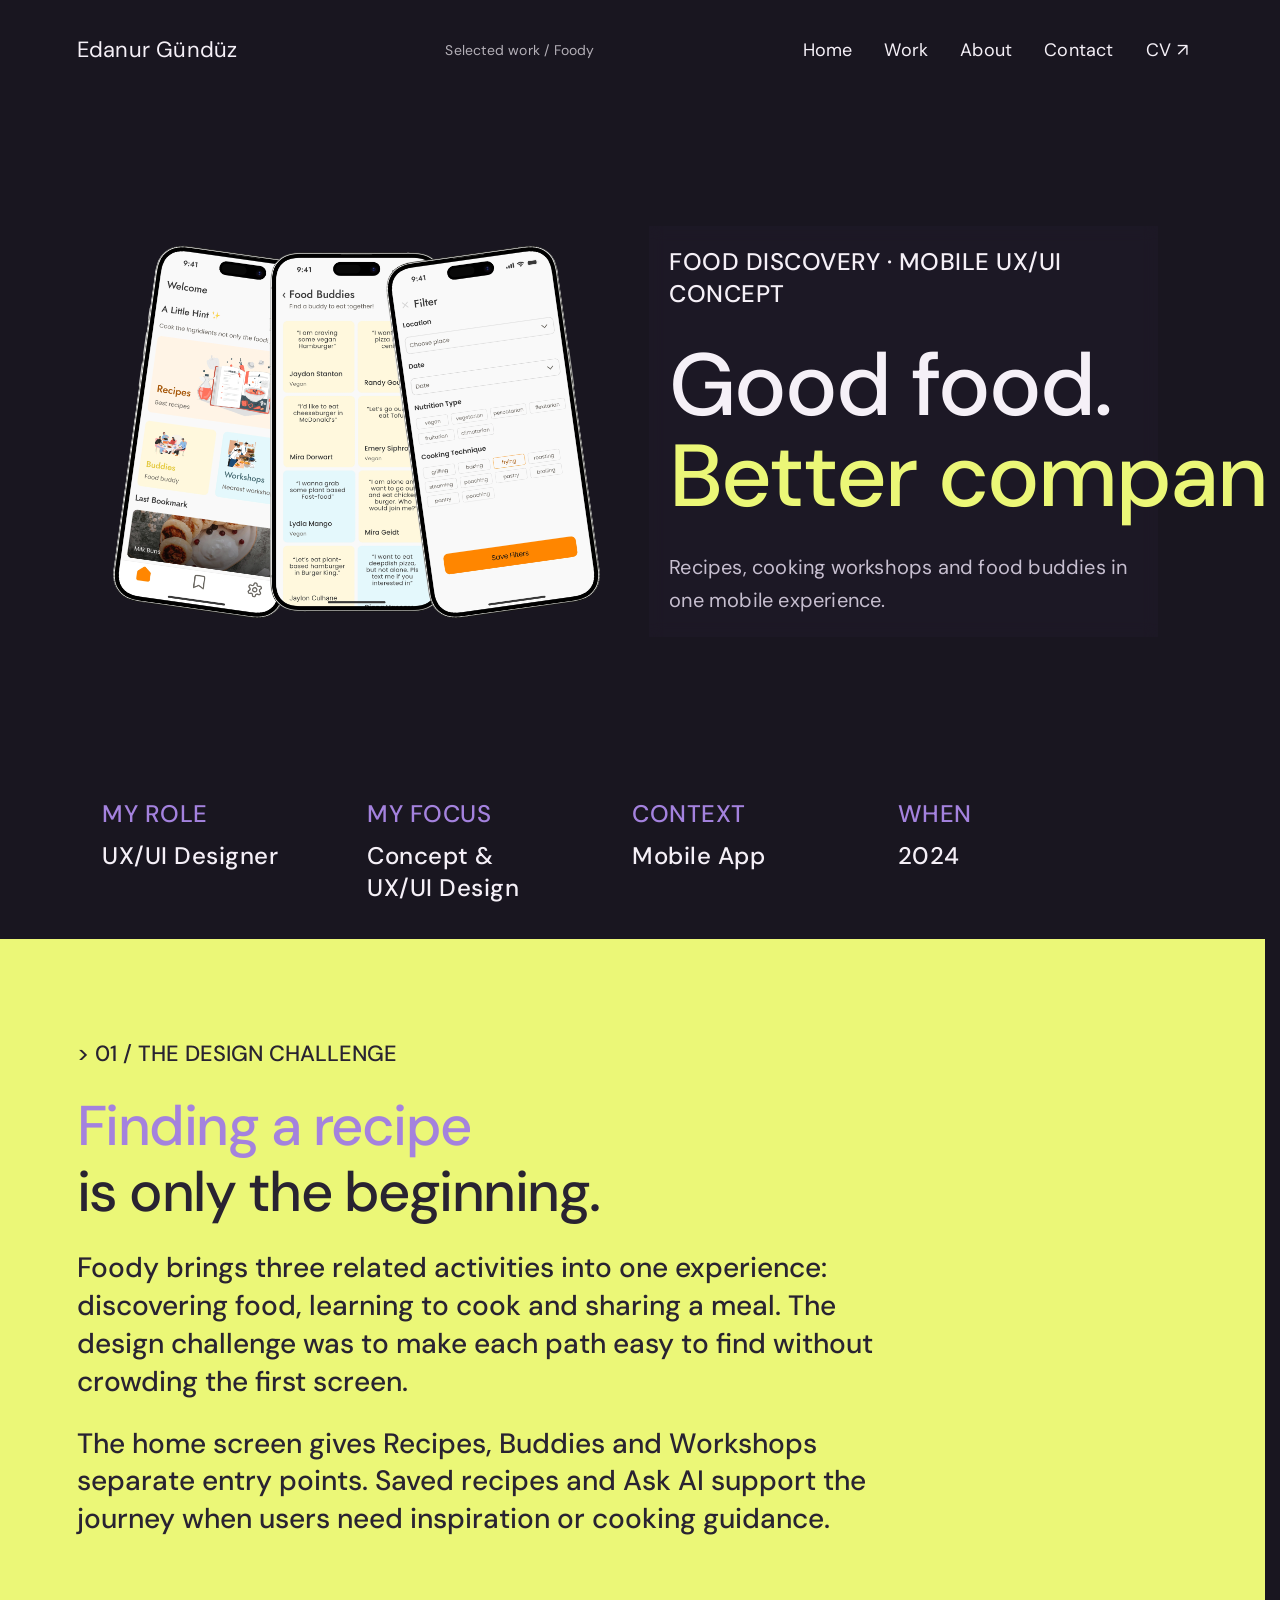
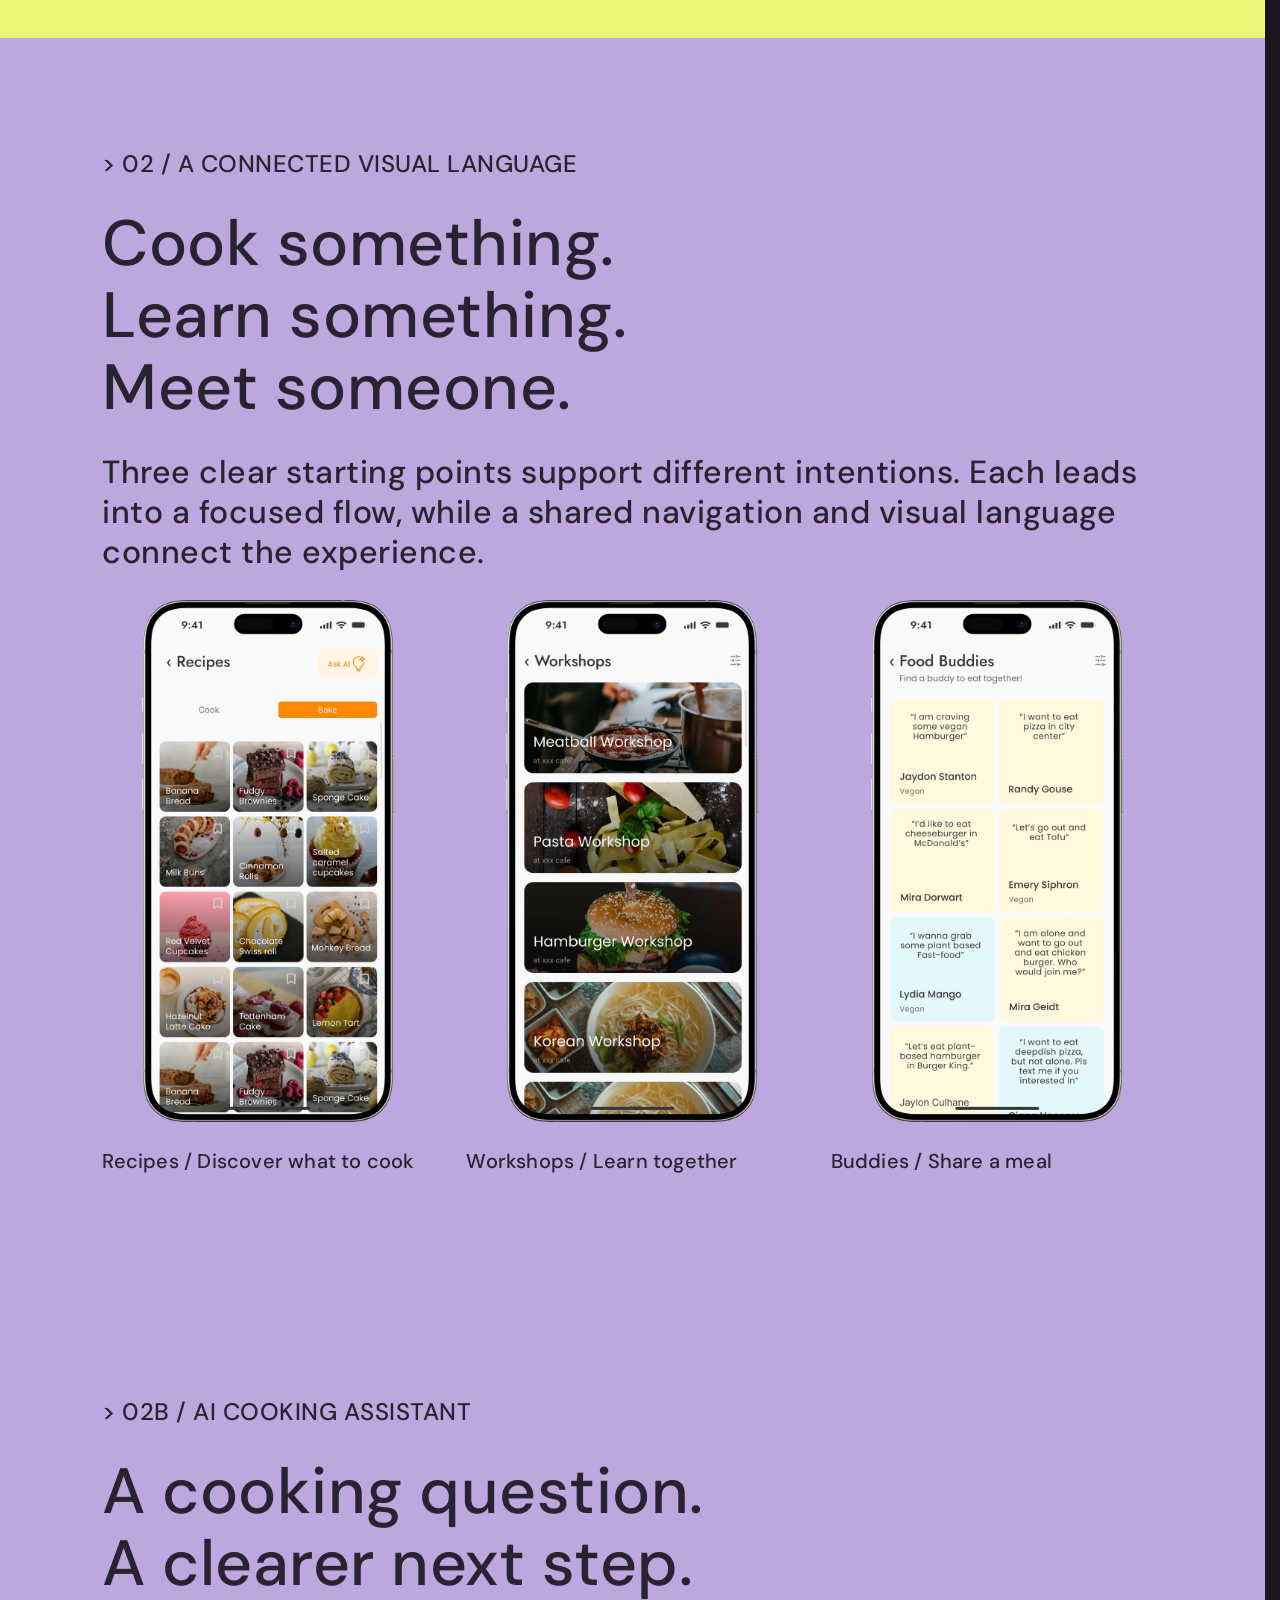
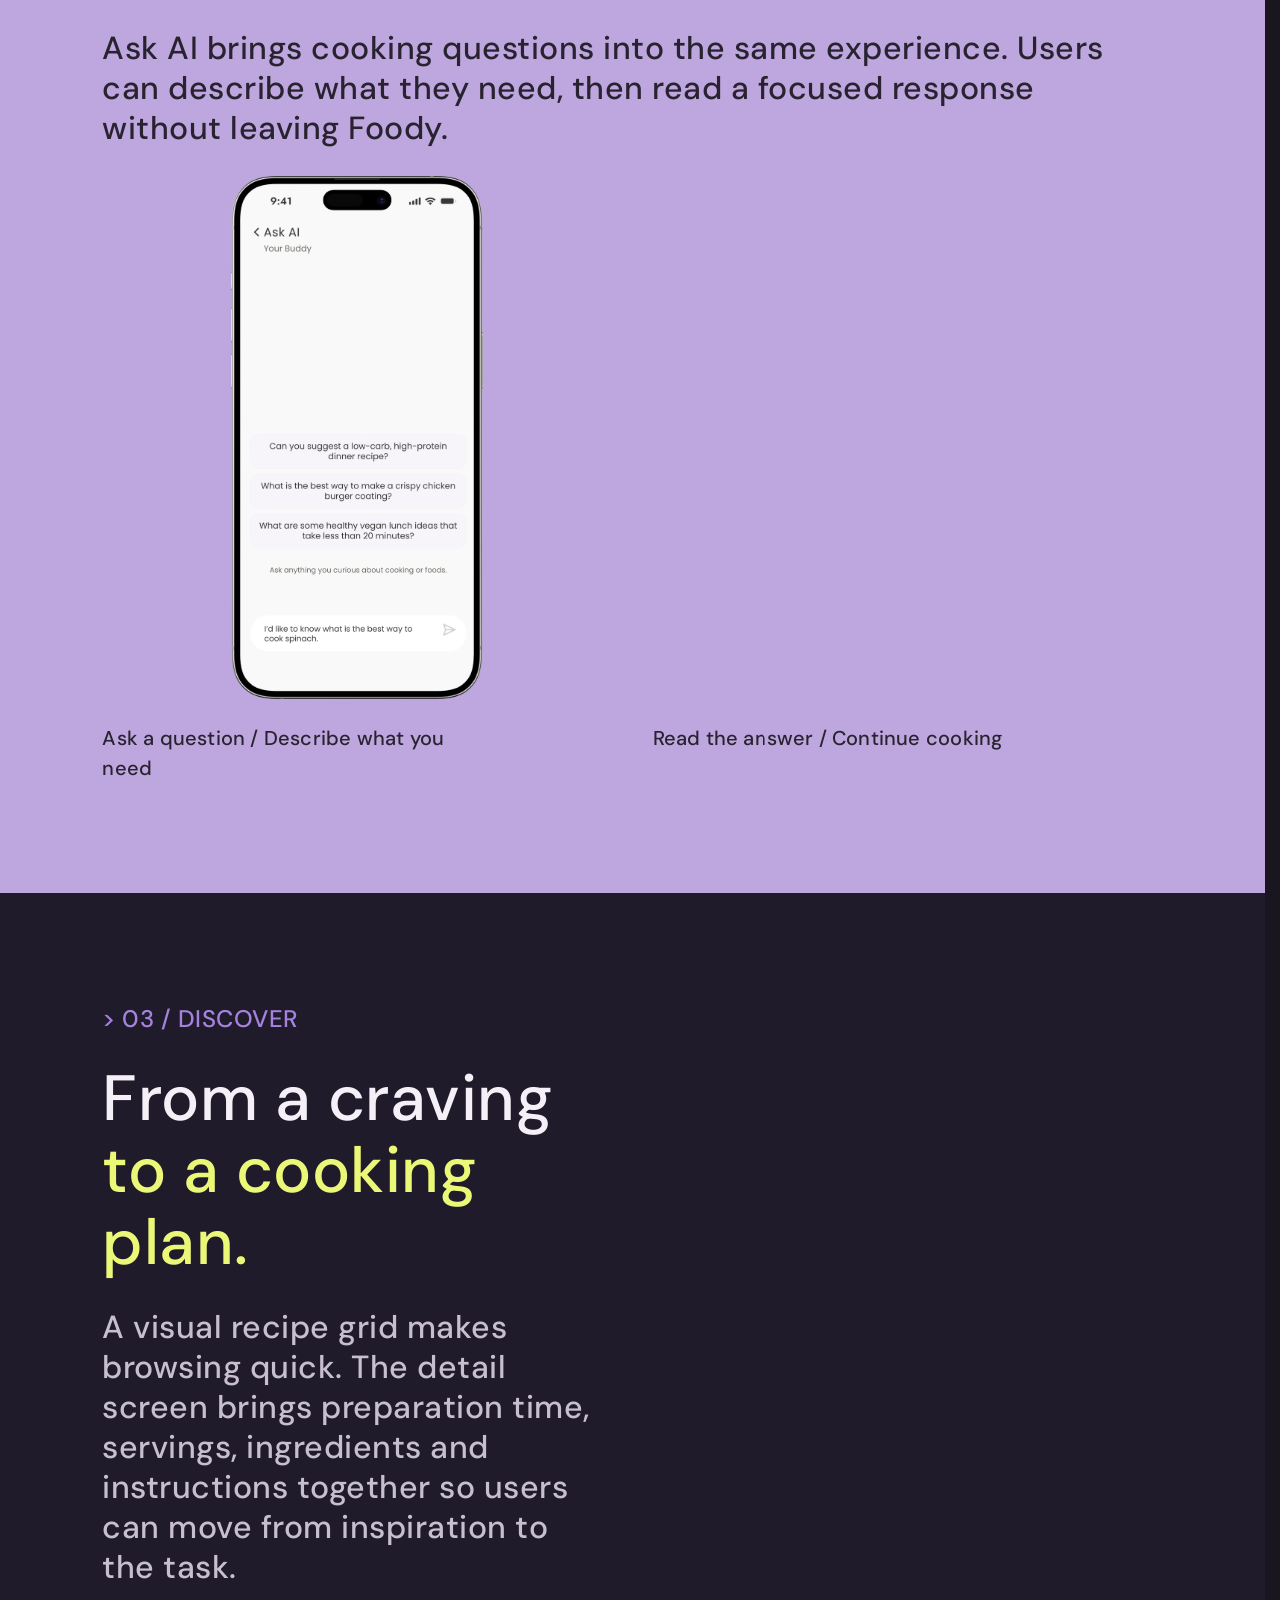
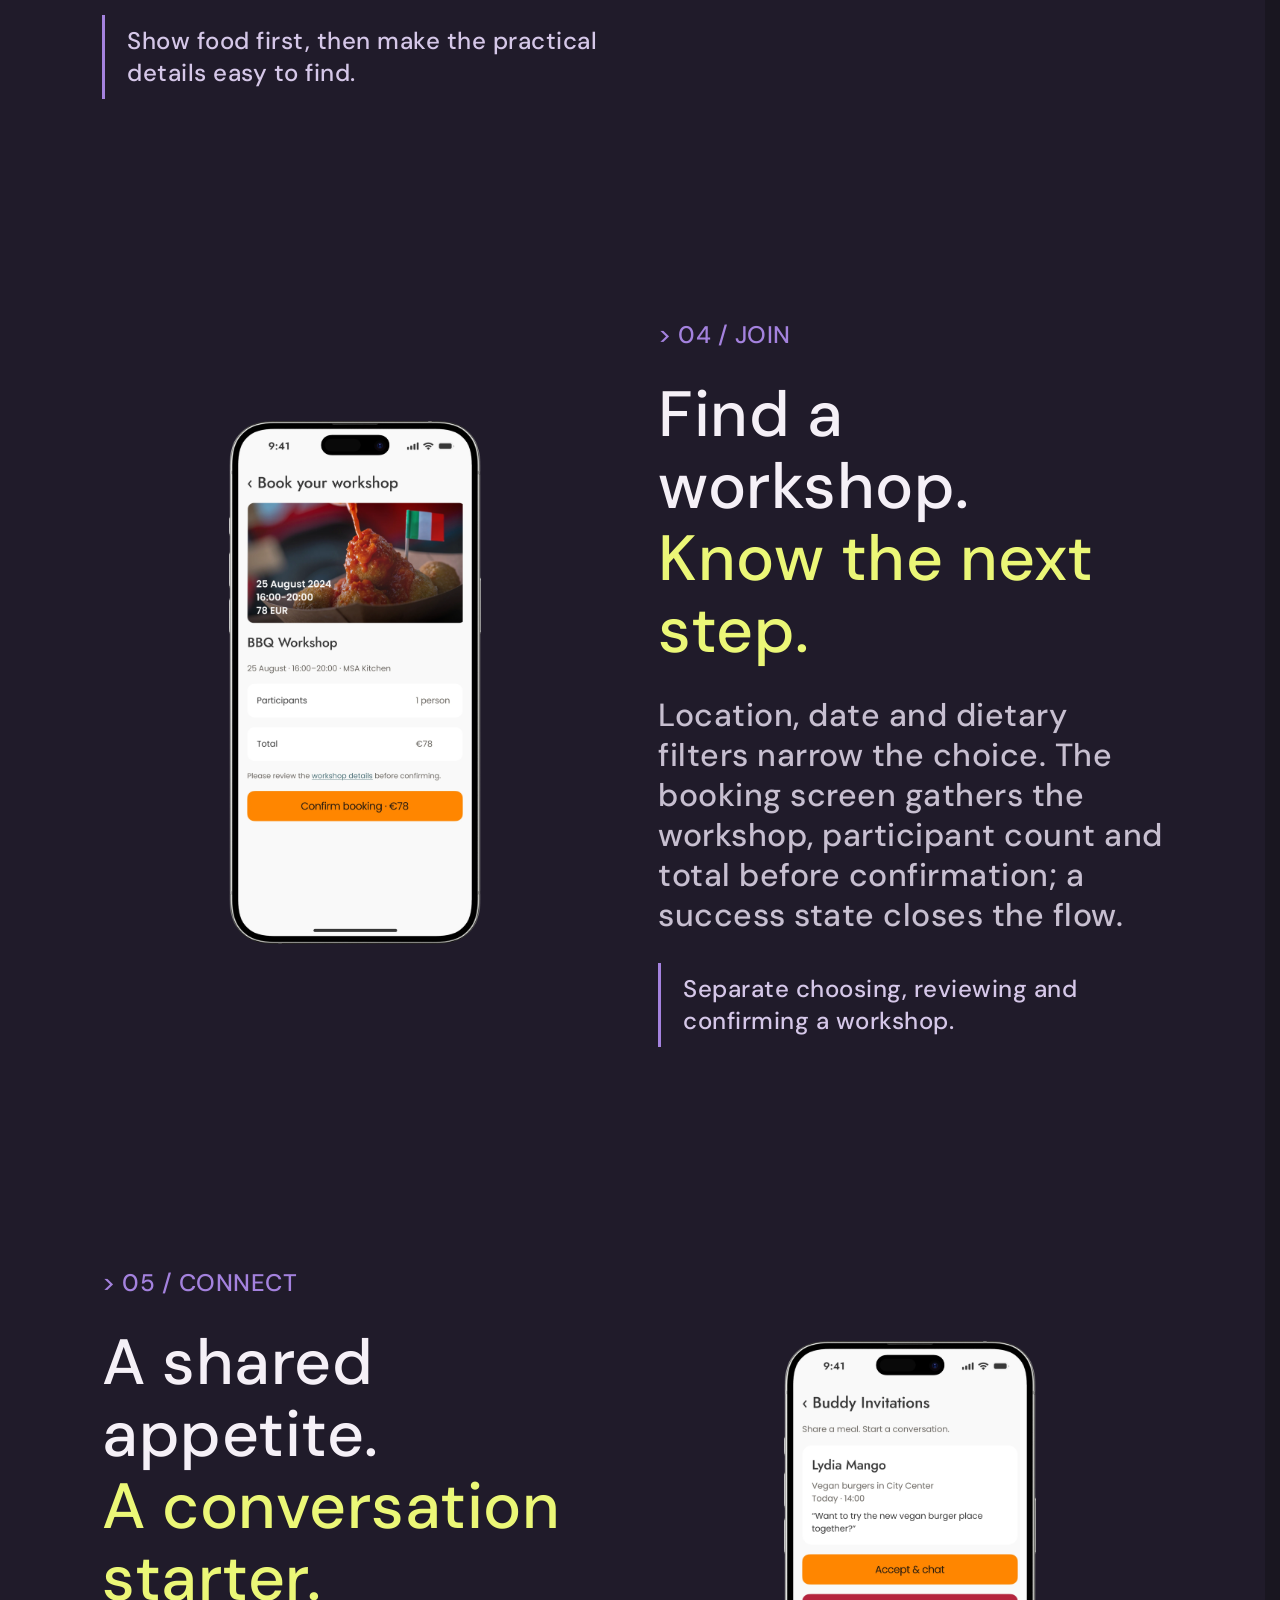
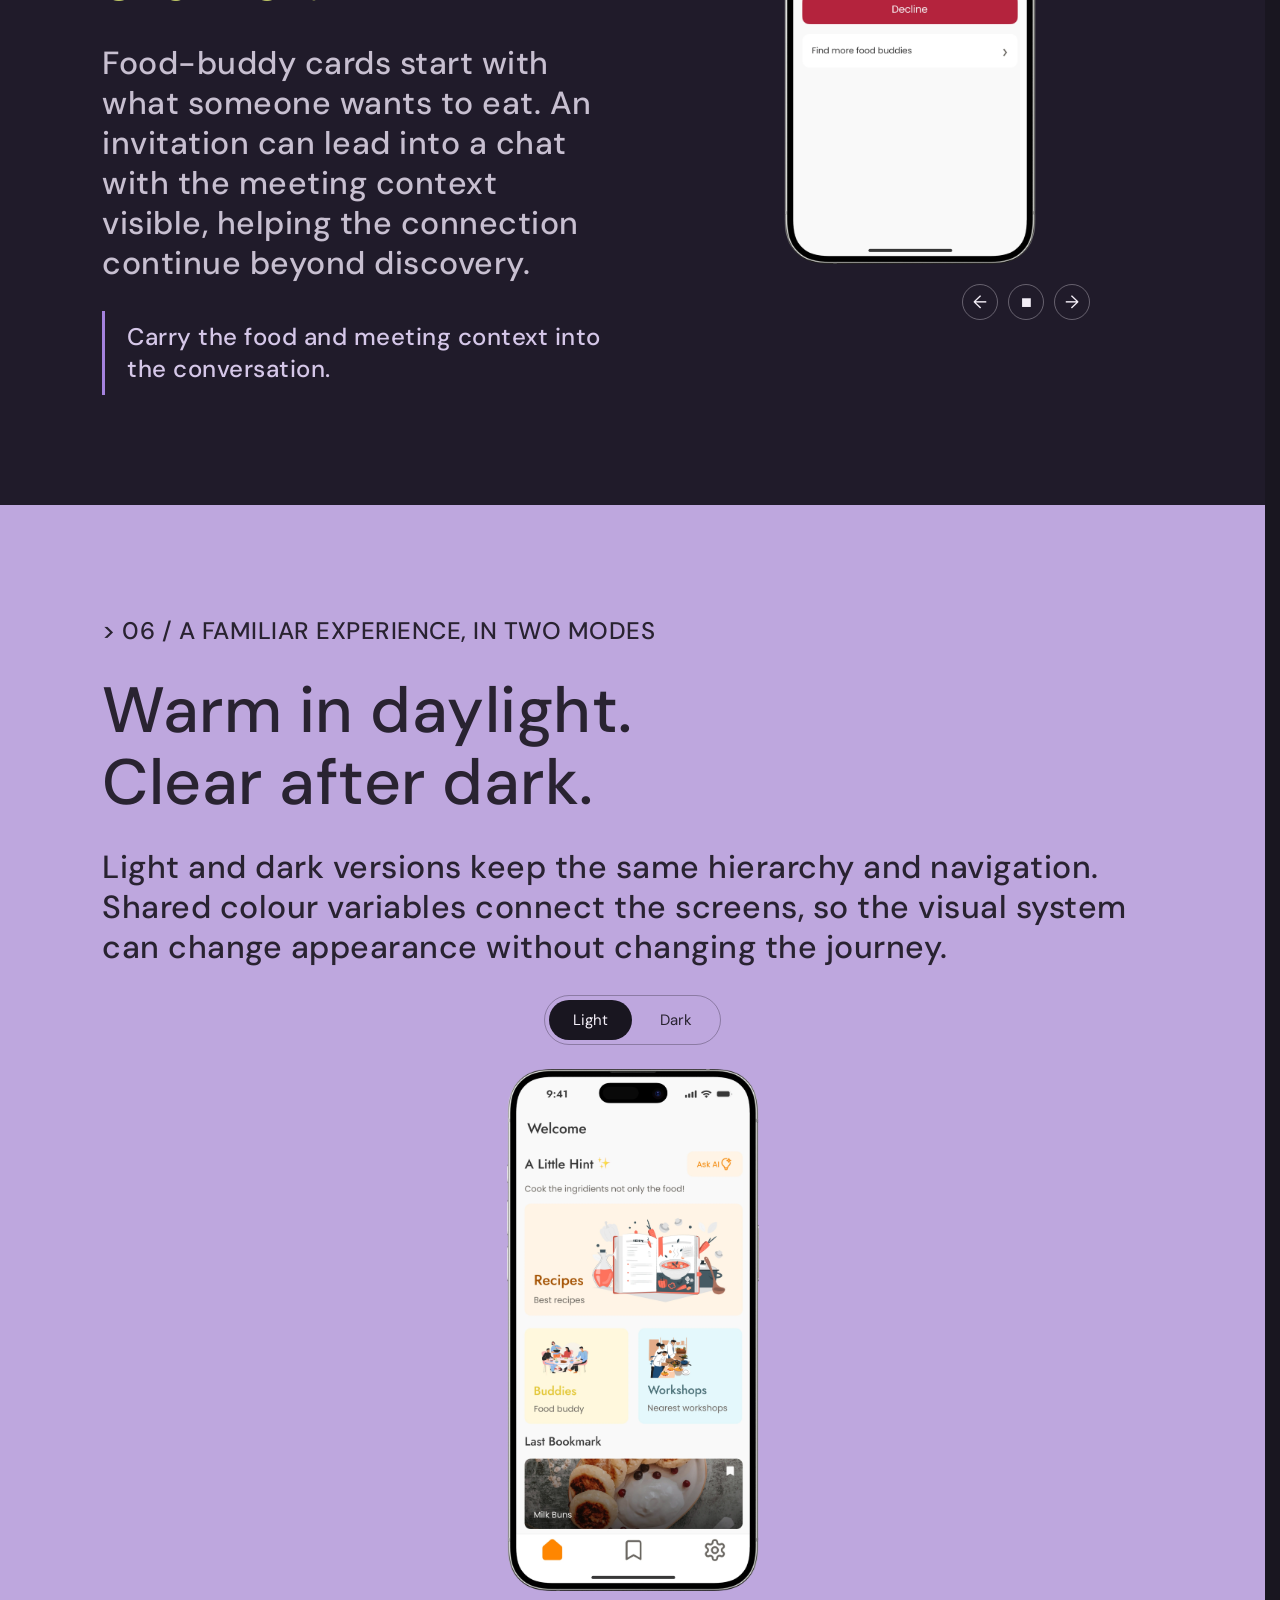
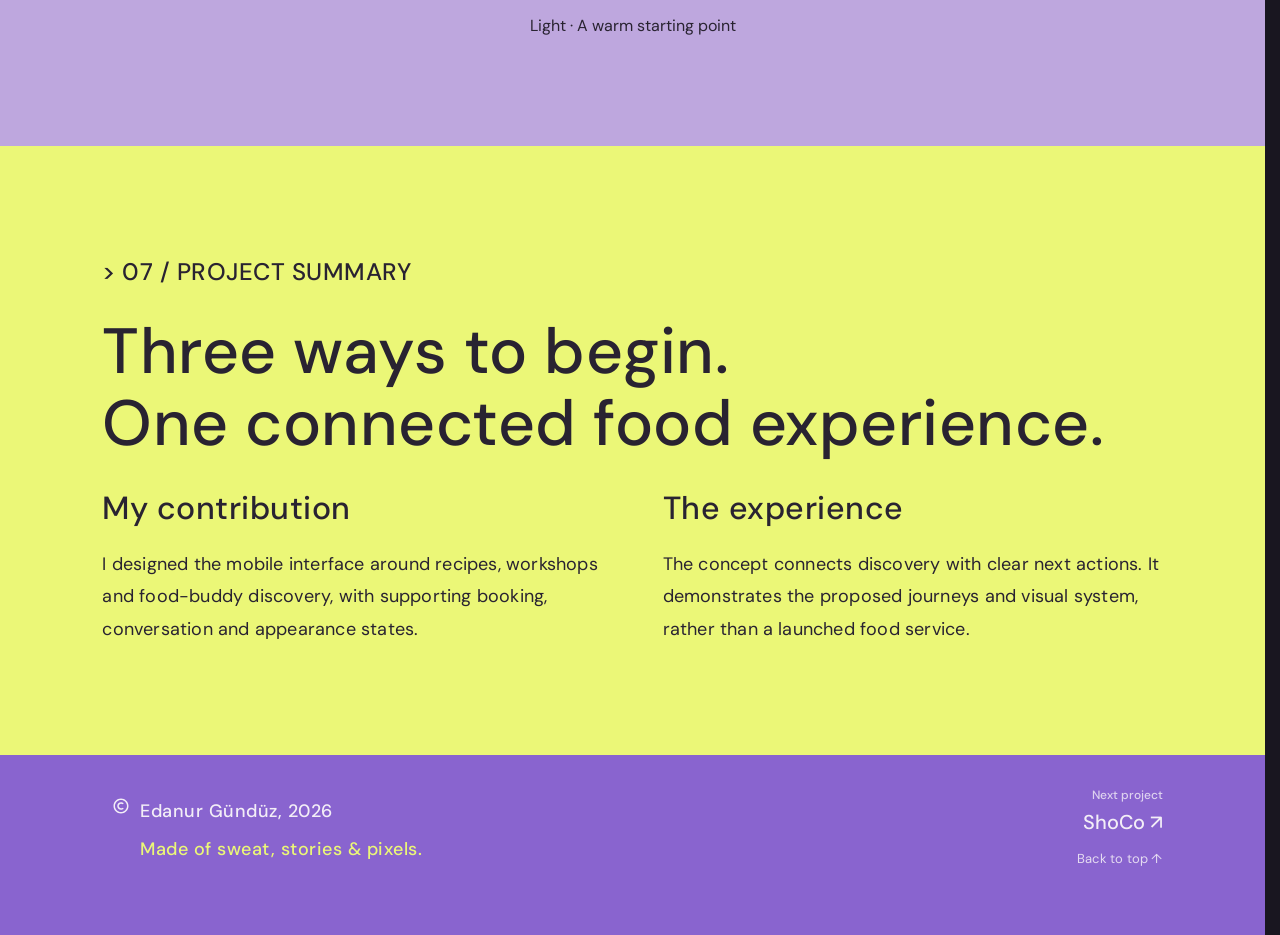
<file: foody-scroll-story.html>
<!doctype html><html lang="en"><head><meta charset="utf-8"><meta name="viewport" content="width=device-width,initial-scale=1"><meta name="description" content="Foody — UX/UI design portfolio by Edanur Gündüz."><title>Foody</title><link rel="stylesheet" href="styles/foundations.css?v=20261009-cv-final"><link rel="stylesheet" href="styles/figma-layout.css?v=20261009-cv-final"><link rel="stylesheet" href="styles/figma-text-current.css?v=20261009-cv-final"><link rel="stylesheet" href="styles/website-last.css?v=20261009-cv-final"><link rel="stylesheet" href="styles/responsive.css?v=20261009-media-scale-06"></head><body data-page="foody"><a class="skip-link" href="#top">Skip to content</a><div class="f10 f37 f40 f41 f191 f359 f371 page-frame case-frame" data-node-id="239:43" data-name="Foody" id="top"><nav aria-label="Main navigation" class="f7 f10 f37 f40 f45 f49 f191 f192 f203 f348 f354 f359 f366 f379 f396 f459 f599 case-section site-nav" data-node-id="239:44" data-name="Navigation" id="section-239-44"><a class="f359 f366 f531" data-node-id="239:45" href="index.html">Edanur Gündüz</a><p class="f359 f366 f600 project-breadcrumb" data-node-id="239:46">Selected work / Foody</p><div class="project-menu"><a href="index.html">Home</a><a href="index.html#work">Work</a><a href="index.html#about">About</a><a href="index.html#contact">Contact</a><a href="home-assets/Edanur-Gunduz-CV-English.pdf?v=20261009-cv-final" class="project-menu-cv">CV <span aria-hidden="true">↗</span></a></div></nav><section class="f10 f37 f40 f69 f189 f348 f351 f359 f366 f475 case-section case-hero" data-node-id="239:47" data-name="00 / Foody" id="section-239-47"><div class="f37 f40 f161 f189 f193 f359 f366 f584" data-node-id="239:55" data-name="Selected designs / hero"><div class="f40 f151 f189 f193 f320 f359 f366 f545" data-node-id="239:56"><div class="f42 f361"><div class="f149 f359 f512 image-slot" data-name="Foody / home"><img alt="FoodyHome" class="f8 f184 f291 f326 f339 f371" src="assets/foody/imgFoodyHome.webp?v=20261009-cv-final" width="1351" height="2800" decoding="async" loading="lazy"></div></div></div><div class="f149 f320 f359 f366 f512 image-slot" data-node-id="239:57" data-name="Foody / buddies"><img alt="FoodyBuddies" class="f8 f184 f291 f326 f339 f371" src="assets/foody/imgFoodyBuddies.webp?v=20261009-cv-final" width="1351" height="2800" decoding="async" loading="lazy"></div><div class="f40 f151 f189 f193 f359 f366 f545" data-node-id="239:58"><div class="f4 f42"><div class="f149 f359 f512 image-slot" data-name="Foody / workshops"><img alt="FoodyWorkshops" class="f8 f184 f291 f326 f339 f371" src="assets/foody/imgFoodyWorkshops.webp?v=20261009-cv-final" width="1351" height="2800" decoding="async" loading="lazy"></div></div></div></div><div class="f7 f9 f21 f37 f40 f41 f67 f191 f333 f359 f366 f582" data-node-id="239:48" data-name="Hero story"><p class="f44 f48 f208 f359 f366 f383 f396 f460 f600" data-node-id="244:306">FOOD DISCOVERY · MOBILE UX/UI CONCEPT</p><div class="f37 f40 f41 f44 f48 f191 f216 f359 f366 f386 f458 f582" data-node-id="239:50" data-name="Display headline" role="heading" aria-level="1"><p class="f359 f366 f396 f582 large-text" data-node-id="239:51">Good food.</p><p class="f359 f366 f394 f600 large-text" data-node-id="239:52">Better company.</p></div><p class="f45 f49 f209 f359 f366 f382 f392 f459 f571" data-node-id="239:53">Recipes, cooking workshops and food buddies in one mobile experience. </p></div></section><section class="f7 f10 f37 f40 f44 f48 f191 f192 f348 f356 f359 f366 f399 f460 f599 case-section context-grid" data-node-id="239:59" data-name="Project context" id="section-239-59"><div class="f37 f40 f41 f52 f191 f208 f359 f366 f525" data-node-id="239:60" data-name="MY ROLE"><p class="f359 f366 f389 f525" data-node-id="239:61">MY ROLE</p><p class="f359 f366 f396 f525" data-node-id="239:62">UX/UI Designer</p></div><div class="f37 f40 f41 f52 f191 f359 f366 f525" data-node-id="239:63" data-name="MY FOCUS"><p class="f208 f359 f366 f389 f525" data-node-id="239:64">MY FOCUS</p><div class="f195 f359 f366 f396 f525 f602" data-node-id="239:65"><p class="f208 f292">Concept &amp; 
</p><p class="f208">UX/UI Design </p></div></div><div class="f37 f40 f41 f52 f191 f208 f359 f366 f525" data-node-id="239:66" data-name="CONTEXT"><p class="f359 f366 f389 f525" data-node-id="239:67">CONTEXT</p><p class="f359 f366 f396 f525" data-node-id="239:68">Mobile App</p></div><div class="f37 f40 f41 f52 f191 f208 f359 f366 f525" data-node-id="239:69" data-name="DELIVERABLE"><p class="f359 f366 f389 f525" data-node-id="239:70">WHEN</p><p class="f359 f366 f396 f525" data-node-id="239:71">2024</p></div></section><section class="f7 f20 f37 f40 f41 f44 f48 f66 f191 f344 f351 f359 f366 f388 f475 case-section story-opening" data-node-id="239:72" data-name="01 / The design challenge" id="section-239-72"><p class="f208 f359 f366 f399 f460 f472" data-node-id="239:73">&gt; 01 / THE DESIGN CHALLENGE</p><div class="f195 f359 f366 f402 f460 f472 large-text" data-node-id="239:74" role="heading" aria-level="2"><p class="f215 f292 f372">Finding a recipe
</p><p class="f215">is only the beginning.</p></div><p class="f212 f359 f366 f400 f460 f593" data-node-id="239:75">Foody brings three related activities into one experience: discovering food, learning to cook and sharing a meal. The design challenge was to make each path easy to find without crowding the first screen.</p><p class="f212 f359 f366 f400 f460 f593" data-node-id="239:76">The home screen gives Recipes, Buddies and Workshops separate entry points. Saved recipes and Ask AI support the journey when users need inspiration or cooking guidance.</p></section><section class="f18 f37 f40 f41 f66 f191 f344 f351 f359 f366 f475 case-section" data-node-id="239:77" data-name="02 / A connected visual language" id="section-239-77"><p class="f7 f44 f48 f208 f359 f366 f388 f399 f460 f472" data-node-id="239:78">&gt; 02 / A CONNECTED VISUAL LANGUAGE</p><div class="f7 f44 f48 f195 f359 f366 f388 f402 f460 f472 f602 large-text" data-node-id="239:79" role="heading" aria-level="2"><p class="f215 f292">Cook something.
</p><p class="f215 f292">Learn something. 
</p><p class="f215">Meet someone.</p></div><p class="f7 f44 f48 f212 f293 f359 f366 f388 f400 f460 f598" data-node-id="239:80">Three clear starting points support different intentions. Each leads into a focused flow, while a shared navigation and visual language connect the experience.</p><div class="f37 f40 f72 f191 f359 f366 f471 visual-gallery" data-node-id="239:81" data-name="Selected visual family"><div class="f37 f40 f41 f62 f191 f359 f366 f547" data-node-id="239:82" data-name="Recipes / Discover what to cook"><div class="f162 f359 f366 f547 image-slot" data-node-id="239:83" data-name="Foody / Recipes / Discover what to cook"><img alt="FoodyRecipesDiscoverWhatToCook" class="f8 f184 f291 f326 f339 f371" src="assets/foody/imgFoodyRecipesDiscoverWhatToCook.webp?v=20261009-cv-final" width="1351" height="2800" decoding="async" loading="lazy"></div><p class="f7 f44 f48 f206 f359 f366 f382 f388 f459 f547" data-node-id="239:84">Recipes / Discover what to cook</p></div><div class="f37 f40 f41 f62 f191 f359 f366 f547" data-node-id="239:85" data-name="Workshops / Learn together"><div class="f162 f359 f366 f547 image-slot" data-node-id="239:86" data-name="Foody / Workshops / Learn together"><img alt="FoodyWorkshopsLearnTogether" class="f8 f184 f291 f326 f339 f371" src="assets/foody/imgFoodyWorkshopsLearnTogether.webp?v=20261009-cv-final" width="1351" height="2800" decoding="async" loading="lazy"></div><p class="f7 f44 f48 f206 f359 f366 f382 f388 f459 f547" data-node-id="239:87">Workshops / Learn together</p></div><div class="f37 f40 f41 f62 f191 f359 f366 f547" data-node-id="239:88" data-name="Buddies / Share a meal"><div class="f162 f359 f366 f547 image-slot" data-node-id="239:89" data-name="Foody / Buddies / Share a meal"><img alt="FoodyBuddiesShareAMeal" class="f8 f184 f291 f326 f339 f371" src="assets/foody/imgFoodyBuddiesShareAMeal.webp?v=20261009-cv-final" width="1351" height="2800" decoding="async" loading="lazy"></div><p class="f7 f44 f48 f206 f359 f366 f382 f388 f459 f547" data-node-id="239:90">Buddies / Share a meal</p></div></div></section><section class="f18 f37 f40 f41 f66 f191 f344 f351 f359 f366 f475 case-section" data-node-id="239:91" data-name="02B / AI cooking assistant" id="section-239-91"><p class="f7 f44 f48 f208 f359 f366 f388 f399 f460 f472" data-node-id="239:92">&gt; 02B / AI COOKING ASSISTANT</p><div class="f7 f44 f48 f195 f359 f366 f388 f402 f460 f472 large-text" data-node-id="239:93" role="heading" aria-level="2"><p class="f215 f292">A cooking question.
</p><p class="f215">A clearer next step.</p></div><p class="f7 f44 f48 f212 f293 f359 f366 f388 f400 f460 f598" data-node-id="239:94">Ask AI brings cooking questions into the same experience. Users can describe what they need, then read a focused response without leaving Foody.</p><div class="f37 f40 f80 f191 f359 f366 f471 visual-gallery" data-node-id="239:95" data-name="Selected visual family"><div class="f37 f40 f41 f62 f191 f359 f366 f577" data-node-id="239:96" data-name="AI / Ask a question"><div class="f164 f359 f366 f577 image-slot" data-node-id="239:97" data-name="Foody AI question screen"><img alt="FoodyAiQuestionScreen" class="f8 f184 f291 f326 f339 f371" src="assets/foody/imgFoodyAiQuestionScreen.webp?v=20261009-cv-final" width="1351" height="2800" decoding="async" loading="lazy"></div><p class="f7 f44 f48 f206 f359 f366 f382 f388 f459 f547" data-node-id="239:98">Ask a question / Describe what you need</p></div><div class="f37 f40 f41 f62 f191 f359 f366 f577" data-node-id="239:99" data-name="AI / Read the answer"><div class="f164 f359 f366 f577 image-slot" data-node-id="239:100" data-name="Foody AI answer screen"><img alt="FoodyAiAnswerScreen" class="f8 f184 f291 f326 f339 f371" src="assets/foody/imgFoodyAiAnswerScreen.webp?v=20261009-cv-final" width="1351" height="2800" decoding="async" loading="lazy"></div><p class="f7 f44 f48 f206 f359 f366 f382 f388 f459 f547" data-node-id="239:101">Read the answer / Continue cooking</p></div></div></section><section class="f11 f37 f40 f80 f189 f344 f351 f359 f366 f475 case-section scroll-scene" data-node-id="239:102" data-name="03 / DISCOVER / Scroll scene" id="section-239-102"><div class="f37 f40 f41 f66 f191 f359 f366 f576 scene-copy" data-node-id="239:103" data-name="03 / DISCOVER / Copy"><p class="f7 f44 f48 f208 f359 f366 f389 f399 f460 f576" data-node-id="239:104">&gt; 03 / DISCOVER</p><div class="f7 f37 f40 f41 f44 f48 f191 f215 f359 f366 f402 f460 f576" data-node-id="239:105" data-name="Story headline"><p class="f359 f366 f396 f576 large-text" data-node-id="239:106">From a craving</p><p class="f359 f366 f394 f576 large-text" data-node-id="239:107">to a cooking plan.</p></div><p class="f7 f44 f48 f212 f359 f366 f392 f400 f460 f569" data-node-id="239:108">A visual recipe grid makes browsing quick. The detail screen brings preparation time, servings, ingredients and instructions together so users can move from inspiration to the task.</p><div class="f28 f32 f33 f37 f40 f41 f191 f337 f350 f359 f366 f569" data-node-id="239:109" data-name="ShoCo / Story decision note"><p class="f7 f44 f48 f208 f359 f366 f383 f393 f460 f561" data-node-id="I239:109;59:43">Show food first, then make the practical details easy to find.</p></div></div><div class="f37 f40 f41 f189 f359 f366 f578 scene-media" data-node-id="239:110" data-name="Sticky visual / recipe" style="--asset-ratio:1351/2800"><div class="f166 f359 f366 f552 image-slot" data-node-id="239:111" data-name="Foody / recipe"><img alt="FoodyRecipe" class="f8 f184 f291 f326 f339 f371" src="assets/foody/imgFoodyRecipe.webp?v=20261009-cv-final" width="1351" height="2800" decoding="async" loading="lazy"></div></div></section><section class="f11 f37 f40 f80 f189 f344 f351 f359 f366 f475 case-section scroll-scene" data-node-id="239:112" data-name="04 / JOIN / Scroll scene" id="section-239-112"><div class="f37 f40 f41 f189 f359 f366 f578 scene-media" data-node-id="239:113" data-name="Sticky visual / book" style="--asset-ratio:1351/2800"><div class="f166 f359 f366 f552 image-slot" data-node-id="239:114" data-name="Foody / book"><img alt="FoodyBook" class="f8 f184 f291 f326 f339 f371" src="assets/foody/imgFoodyBook.webp?v=20261009-cv-final" width="1351" height="2800" decoding="async" loading="lazy"></div></div><div class="f37 f40 f41 f66 f191 f359 f366 f576 scene-copy" data-node-id="239:115" data-name="04 / JOIN / Copy"><p class="f7 f44 f48 f208 f359 f366 f389 f399 f460 f576" data-node-id="239:116">&gt; 04 / JOIN</p><div class="f7 f37 f40 f41 f44 f48 f191 f215 f359 f366 f402 f460 f576" data-node-id="239:117" data-name="Story headline"><p class="f359 f366 f396 f576 large-text" data-node-id="239:118">Find a workshop.</p><p class="f359 f366 f394 f576 large-text" data-node-id="239:119">Know the next step.</p></div><p class="f7 f44 f48 f212 f359 f366 f392 f400 f460 f569" data-node-id="239:120">Location, date and dietary filters narrow the choice. The booking screen gathers the workshop, participant count and total before confirmation; a success state closes the flow.</p><div class="f28 f32 f33 f37 f40 f41 f191 f337 f350 f359 f366 f569" data-node-id="239:121" data-name="ShoCo / Story decision note"><p class="f7 f44 f48 f208 f359 f366 f383 f393 f460 f561" data-node-id="I239:121;59:43">Separate choosing, reviewing and confirming a workshop.</p></div></div></section><section class="f11 f37 f40 f80 f189 f344 f351 f359 f366 f475 case-section scroll-scene" data-node-id="239:122" data-name="05 / CONNECT / Scroll scene" id="section-239-122"><div class="f37 f40 f41 f66 f191 f359 f366 f576 scene-copy" data-node-id="239:123" data-name="05 / CONNECT / Copy"><p class="f7 f44 f48 f208 f359 f366 f389 f399 f460 f576" data-node-id="239:124">&gt; 05 / CONNECT</p><div class="f7 f37 f40 f41 f44 f48 f191 f215 f359 f366 f402 f460 f576" data-node-id="239:125" data-name="Story headline"><p class="f359 f366 f396 f576 large-text" data-node-id="239:126">A shared appetite.</p><p class="f359 f366 f394 f576 large-text" data-node-id="239:127">A conversation starter.</p></div><p class="f7 f44 f48 f212 f359 f366 f392 f400 f460 f569" data-node-id="239:128">Food-buddy cards start with what someone wants to eat. An invitation can lead into a chat with the meeting context visible, helping the connection continue beyond discovery.</p><div class="f28 f32 f33 f37 f40 f41 f191 f337 f350 f359 f366 f569" data-node-id="239:129" data-name="ShoCo / Story decision note"><p class="f7 f44 f48 f208 f359 f366 f383 f393 f460 f561" data-node-id="I239:129;59:43">Carry the food and meeting context into the conversation.</p></div></div><div class="f37 f40 f191 f193 f359 f366 scene-media" data-node-id="239:130" data-name="Sticky visual / chat" style="--asset-ratio:1351/2800"><div class="f166 f359 f366 f552 image-slot" data-node-id="239:131" data-name="Foody / chat"><img alt="FoodyChat" class="f8 f184 f291 f326 f339 f371" src="assets/foody/imgFoodyChat.webp?v=20261009-cv-final" width="1351" height="2800" decoding="async" loading="lazy"></div><div class="f166 f359 f366 f552 image-slot" data-node-id="243:188" data-name="Foody / chat"><img alt="FoodyChat1" class="f8 f184 f291 f326 f339 f371" src="assets/foody/imgFoodyChat1.webp?v=20261009-cv-final" width="1351" height="2800" decoding="async" loading="lazy"></div></div></section><section class="f18 f37 f40 f41 f66 f191 f344 f351 f359 f366 f475 case-section" data-node-id="239:132" data-name="06 / A FAMILIAR EXPERIENCE, IN TWO MODES" id="section-239-132"><p class="f7 f44 f48 f208 f359 f366 f388 f399 f460 f472" data-node-id="239:133">&gt; 06 / A FAMILIAR EXPERIENCE, IN TWO MODES</p><div class="f7 f44 f48 f195 f359 f366 f388 f402 f460 f472 large-text" data-node-id="239:134" role="heading" aria-level="2"><p class="f215 f292">Warm in daylight.
</p><p class="f215">Clear after dark.</p></div><p class="f7 f44 f48 f212 f293 f359 f366 f388 f400 f460 f598" data-node-id="239:135">Light and dark versions keep the same hierarchy and navigation. Shared colour variables connect the screens, so the visual system can change appearance without changing the journey.</p><div class="f37 f40 f80 f191 f359 f366 f472" data-node-id="239:136" data-name="Two views / visual comparison"><div class="f37 f40 f41 f62 f191 f359 f366 f577" data-node-id="239:137" data-name="Light / A warm starting point"><div class="f164 f359 f366 f577 image-slot" data-node-id="239:138" data-name="Foody / Light / A warm starting point"><img alt="FoodyHome" class="f8 f184 f291 f326 f339 f371" src="assets/foody/imgFoodyHome.webp?v=20261009-cv-final" width="1351" height="2800" decoding="async" loading="lazy"></div><p class="f7 f44 f48 f206 f359 f366 f382 f388 f459 f577" data-node-id="239:139">Light / A warm starting point</p></div><div class="f37 f40 f41 f62 f191 f359 f366 f577" data-node-id="239:140" data-name="Dark / The same familiar structure"><div class="f164 f359 f366 f577 image-slot" data-node-id="239:141" data-name="Foody / Dark / The same familiar structure"><img alt="FoodyDarkTheSameFamiliarStructure" class="f8 f184 f291 f326 f339 f371" src="assets/foody/imgFoodyDarkTheSameFamiliarStructure.webp?v=20261009-cv-final" width="1351" height="2800" decoding="async" loading="lazy"></div><p class="f7 f44 f48 f206 f359 f366 f382 f388 f459 f577" data-node-id="239:142">Dark / The same familiar structure</p></div></div></section><section class="f7 f20 f37 f40 f41 f66 f191 f344 f351 f359 f366 f388 f475 case-section" data-node-id="239:143" data-name="07 / Project summary" id="section-239-143"><p class="f44 f48 f208 f359 f366 f399 f460 f472" data-node-id="239:144">&gt; 07 / PROJECT SUMMARY</p><div class="f44 f48 f195 f359 f366 f402 f460 f469 large-text" data-node-id="239:145" role="heading" aria-level="2"><p class="f215 f292">Three ways to begin.
</p><p class="f215">One connected food experience.</p></div><div class="f37 f40 f50 f191 f359 f366 f463" data-node-id="239:146" data-name="Project summary columns"><div class="f37 f40 f41 f61 f191 f359 f366 f556" data-node-id="239:147" data-name="My contribution"><p class="f44 f48 f212 f359 f366 f400 f460 f570" data-node-id="239:148">My contribution</p><p class="f45 f49 f207 f293 f359 f366 f381 f459 f598" data-node-id="239:149">I designed the mobile interface around recipes, workshops and food-buddy discovery, with supporting booking, conversation and appearance states.</p></div><div class="f37 f40 f41 f61 f191 f359 f366 f558" data-node-id="239:150" data-name="The experience"><p class="f44 f48 f212 f359 f366 f400 f460 f570" data-node-id="239:151">The experience</p><p class="f45 f49 f207 f293 f359 f366 f381 f459 f598" data-node-id="239:152">The concept connects discovery with clear next actions. It demonstrates the proposed journeys and visual system, rather than a launched food service.</p></div></div></section><footer class="f15 f37 f40 f191 f192 f344 f358 f359 f366 f599 case-section site-footer" data-node-id="239:154" data-name="Footer" id="section-239-154"><div class="f37 f40 f52 f191 f193 f332 f359 f366" data-node-id="243:190"><div class="f359 f366 f368 image-slot" data-node-id="243:191" data-name="bx:copyright"><img alt="BxCopyright" class="f8 f23 f184 f291 f371" src="assets/foody/imgBxCopyright.svg?v=20261009-cv-final"></div><div class="f7 f37 f40 f41 f44 f48 f52 f191 f193 f208 f359 f366 f399 f460 f600" data-node-id="243:194"><p class="f359 f366 f395" data-node-id="243:195">Edanur Gündüz, 2026</p><p class="f359 f366 f374" data-node-id="243:196">Made of sweat, stories &amp; pixels.</p></div></div><a class="f7 f45 f49 f211 f359 f366 f383 f396 f459 f491" data-node-id="239:160" href="#top" aria-label="Back to top">Back to top ↑</a></footer></div><script src="scripts/site.js?v=20261009-cv-final" defer></script></body></html>
</file>
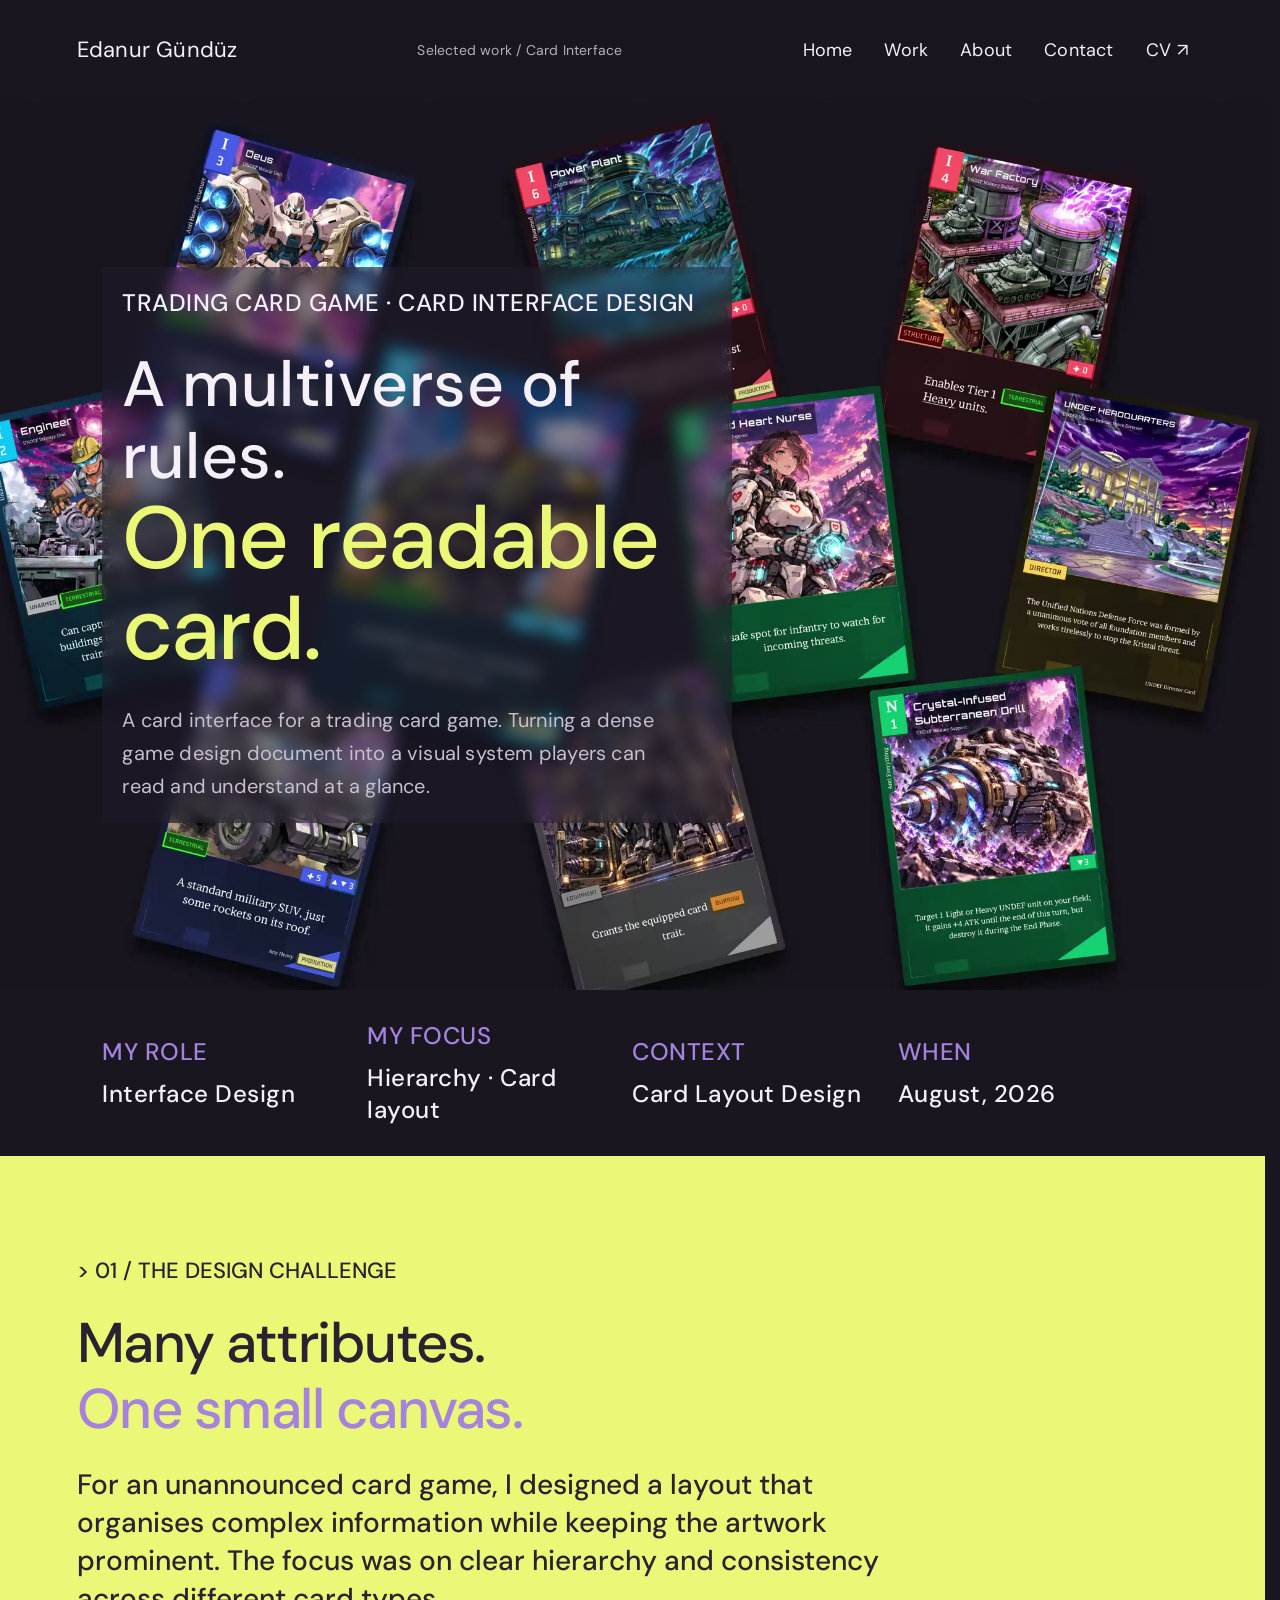
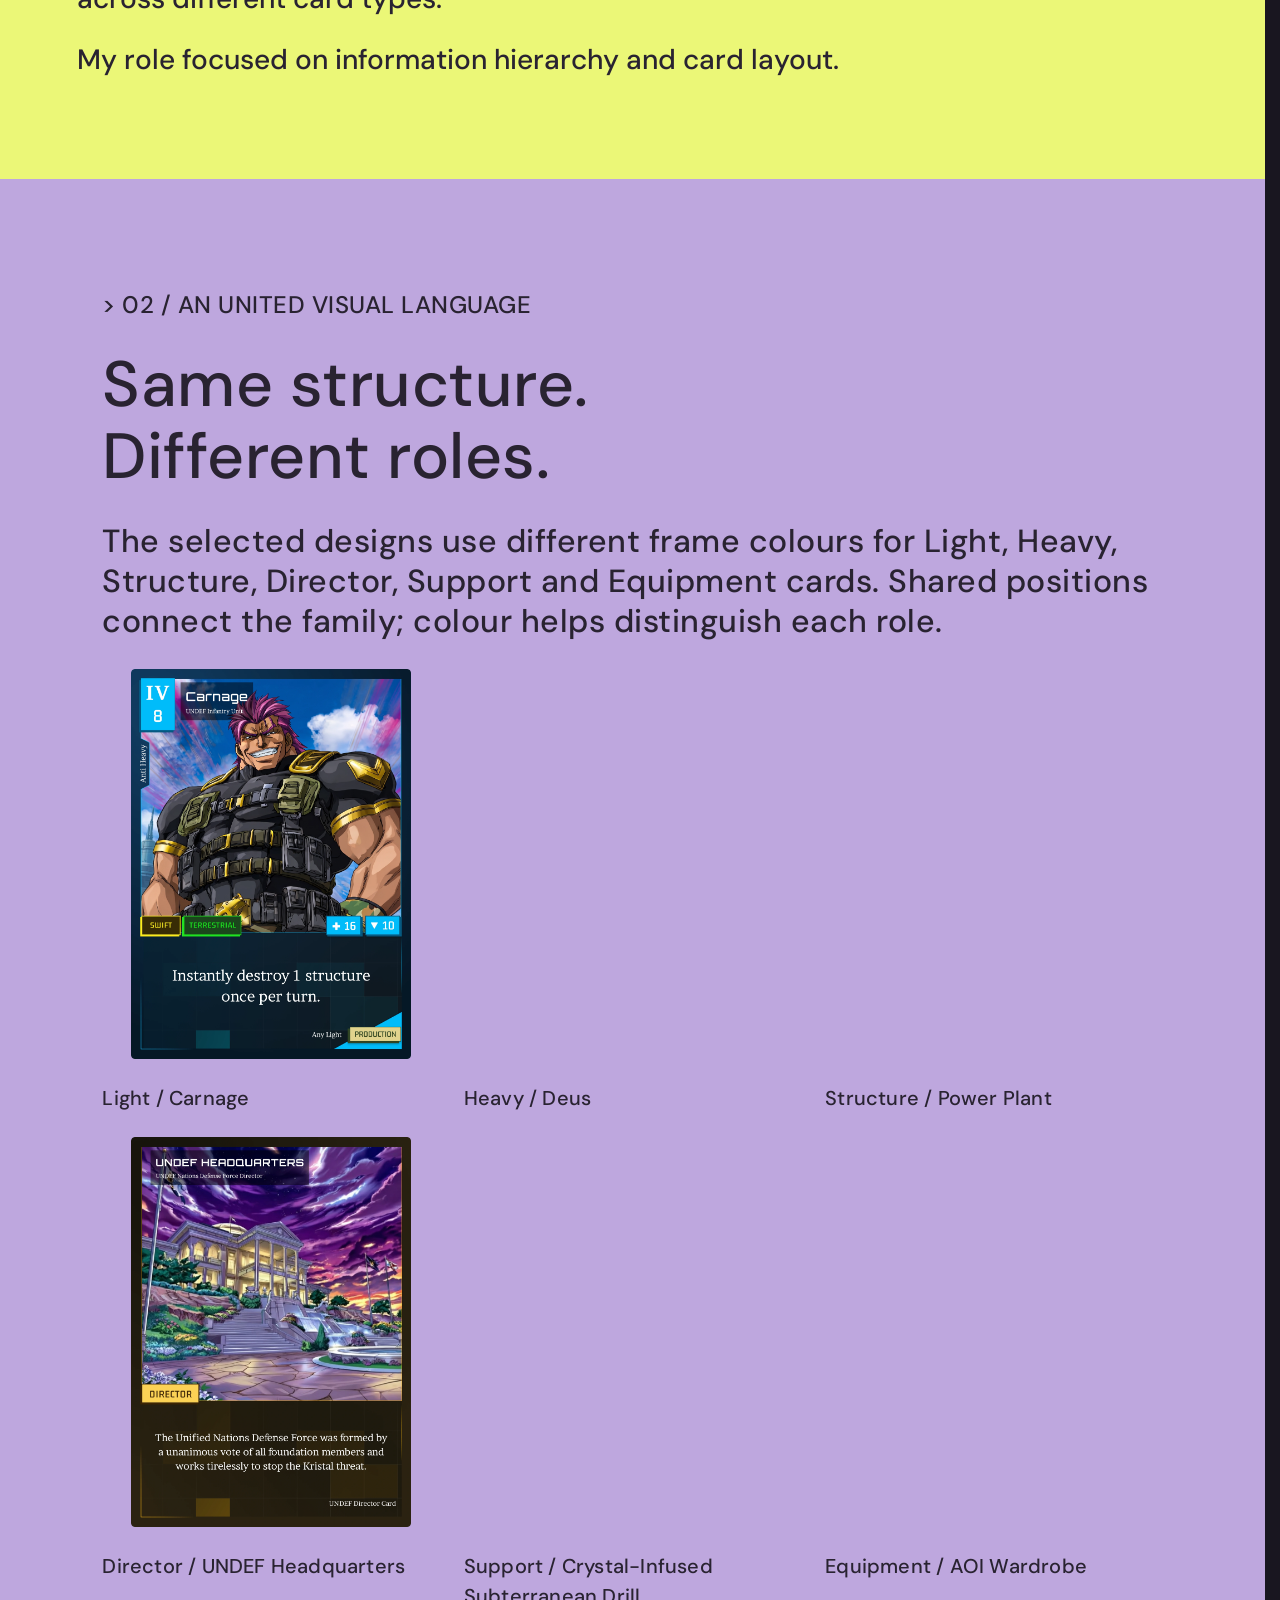
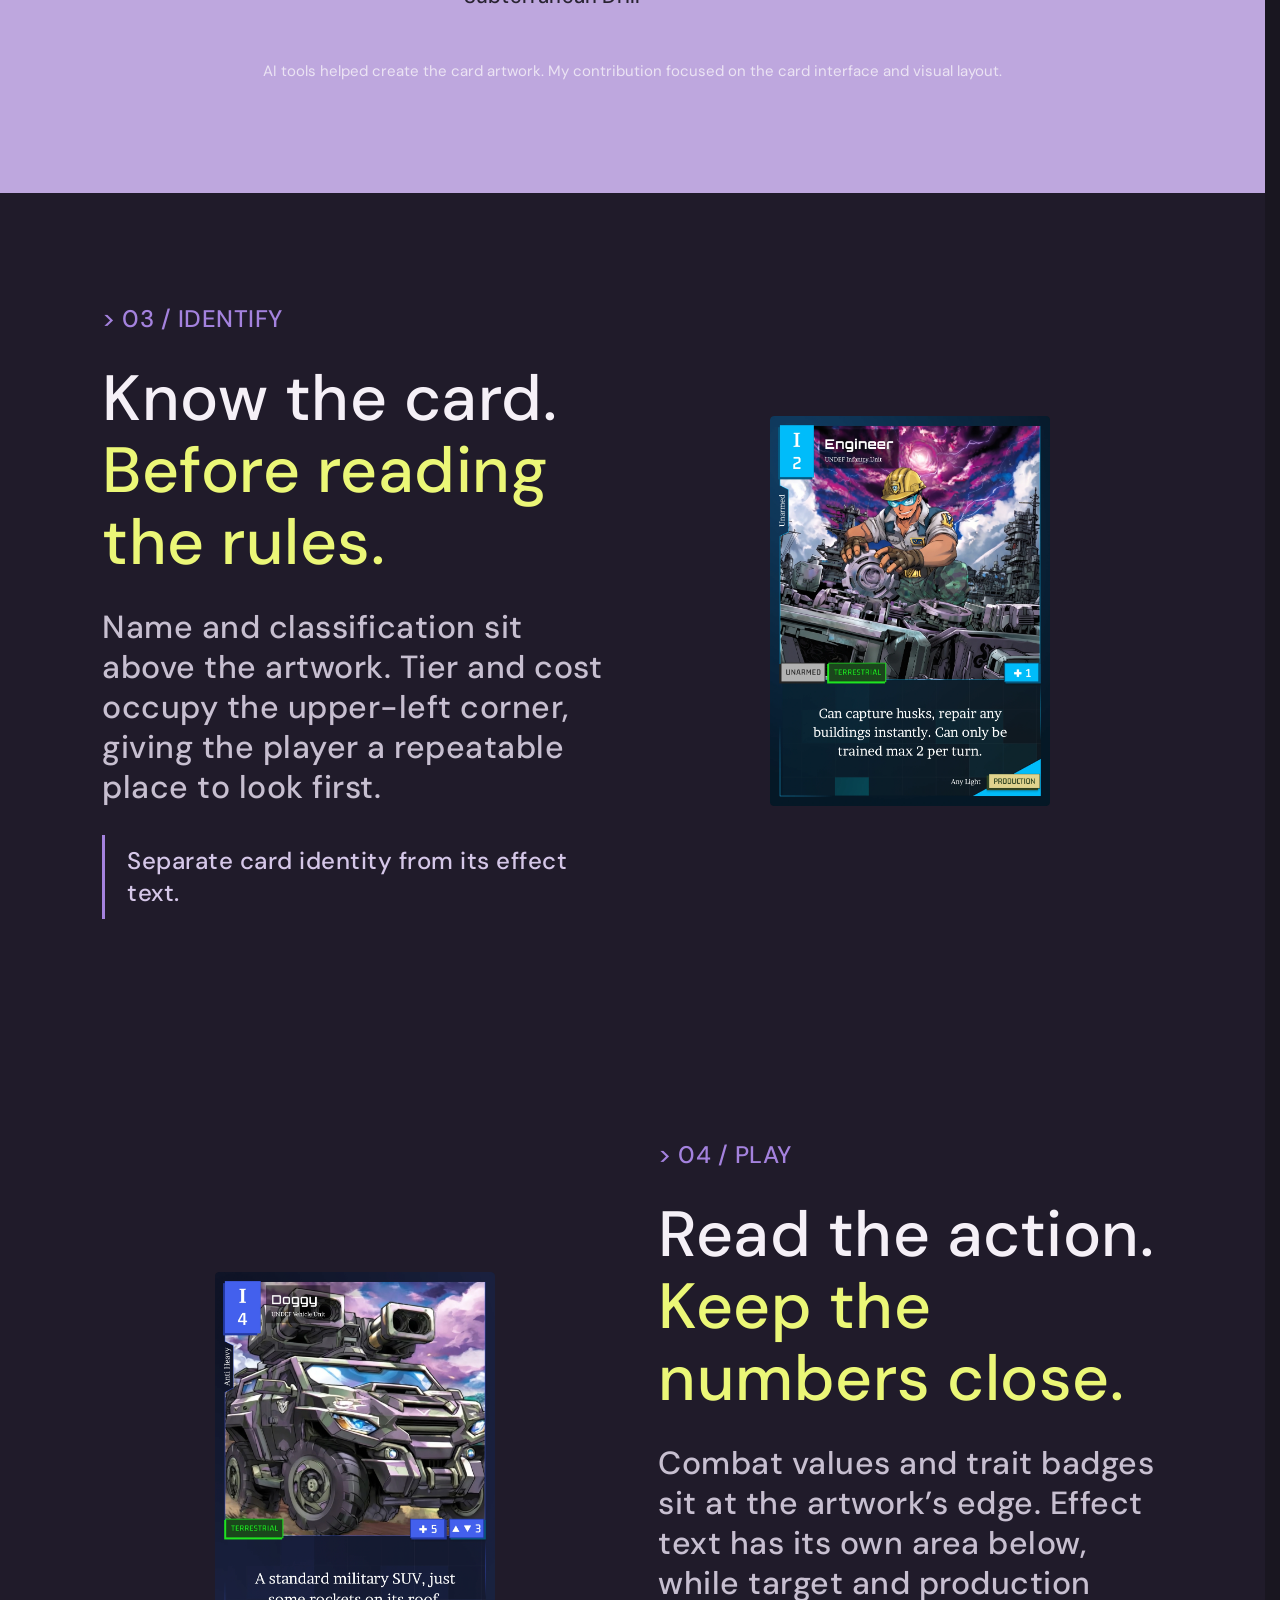
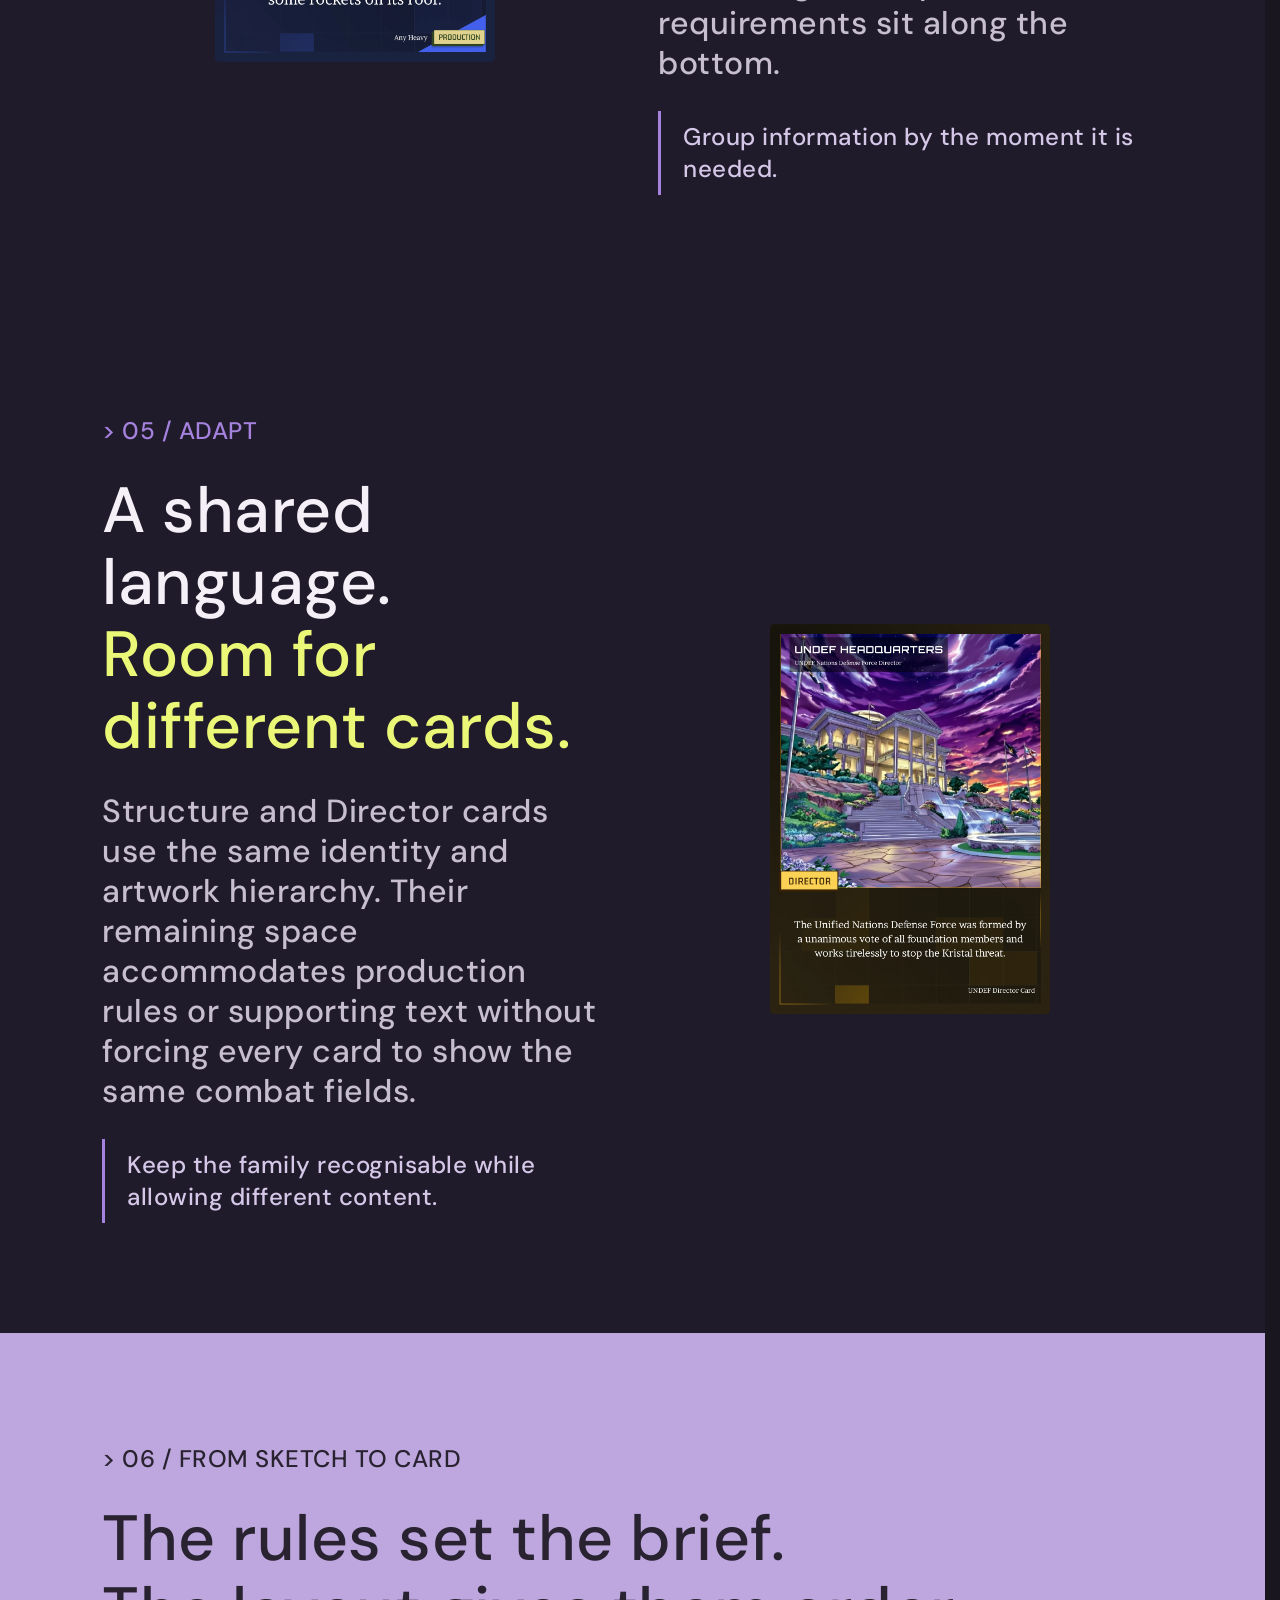
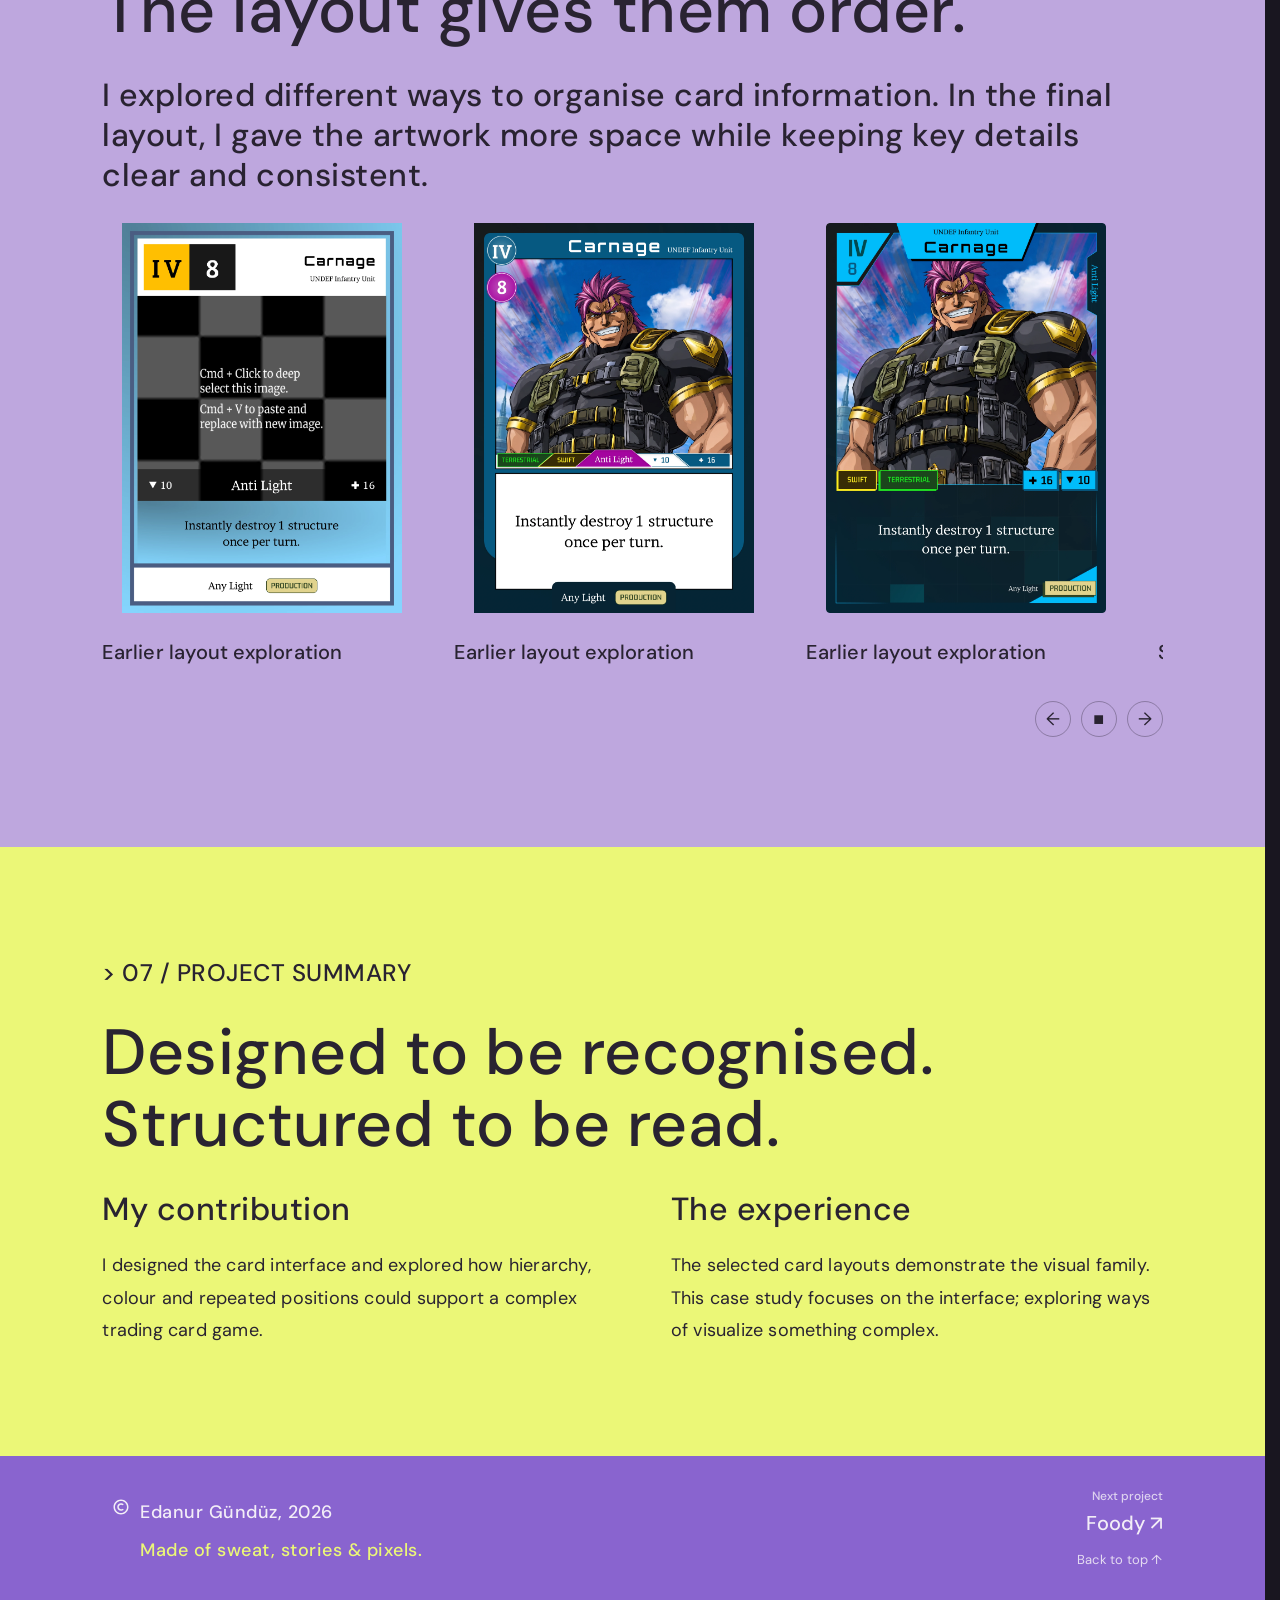
<file: multiwars-scroll-story.html>
<!doctype html><html lang="en"><head><meta charset="utf-8"><meta name="viewport" content="width=device-width,initial-scale=1"><meta name="description" content="TCG Card UI Design — UX/UI design portfolio by Edanur Gündüz."><title>TCG Card UI Design</title><link rel="stylesheet" href="styles/foundations.css?v=20261009-cv-final"><link rel="stylesheet" href="styles/figma-layout.css?v=20261009-cv-final"><link rel="stylesheet" href="styles/figma-text-current.css?v=20261009-cv-final"><link rel="stylesheet" href="styles/website-last.css?v=20261009-cv-final"><link rel="stylesheet" href="styles/responsive.css?v=20261009-media-scale-06"></head><body data-page="multiwars"><a class="skip-link" href="#top">Skip to content</a><div class="f10 f37 f40 f41 f191 f359 f371 page-frame case-frame" data-node-id="212:663" data-name="Multiwars — Scroll Story" id="top"><nav aria-label="Main navigation" class="f7 f10 f37 f40 f45 f49 f191 f192 f203 f348 f354 f359 f366 f379 f396 f459 f599 case-section site-nav" data-node-id="212:664" data-name="Navigation" id="section-212-664"><a class="f359 f366 f531" data-node-id="212:665" href="index.html">Edanur Gündüz</a><p class="f359 f366 f600 project-breadcrumb" data-node-id="212:666">Selected work / Card Interface</p><div class="project-menu"><a href="index.html">Home</a><a href="index.html#work">Work</a><a href="index.html#about">About</a><a href="index.html#contact">Contact</a><a href="home-assets/Edanur-Gunduz-CV-English.pdf?v=20261009-cv-final" class="project-menu-cv">CV <span aria-hidden="true">↗</span></a></div></nav><section class="f37 f40 f179 f189 f348 f351 f359 f366 f475 case-section case-hero" data-node-id="212:667" data-name="00 / Multiwars" style="min-height:890px" id="section-212-667"><video class="hero-video" autoplay="" loop="" muted="" playsinline="" preload="metadata" aria-hidden="true" data-video-key="multiwars"></video><div class="f7 f9 f21 f37 f40 f41 f67 f191 f333 f359 f366" data-node-id="212:668" data-name="Hero story"><p class="f44 f48 f208 f359 f366 f383 f396 f460 f600" data-node-id="224:910">TRADING CARD GAME · CARD INTERFACE DESIGN</p><div class="f37 f40 f41 f48 f191 f359 f366 f582" data-node-id="212:670" data-name="Display headline"><p class="f44 f215 f359 f366 f396 f402 f460 f582 large-text" data-node-id="212:671">A multiverse of rules.</p><p class="f44 f216 f359 f366 f386 f394 f458 f582 large-text" data-node-id="212:672">One readable card.</p></div><p class="f45 f49 f209 f359 f366 f382 f392 f459 f571" data-node-id="212:673">A card interface for a trading card game. Turning a dense game design document into a visual system players can read and understand at a glance.</p></div></section><section class="f7 f10 f37 f40 f44 f48 f189 f192 f208 f348 f355 f359 f366 f399 f460 f599 case-section context-grid" data-node-id="212:674" data-name="Project context" id="section-212-674"><div class="f37 f40 f41 f52 f191 f359 f366 f525" data-node-id="212:675" data-name="MY ROLE"><p class="f359 f366 f389 f525" data-node-id="212:676">MY ROLE</p><p class="f359 f366 f396 f600" data-node-id="212:677">Interface Design</p></div><div class="f37 f40 f41 f52 f191 f359 f366 f525" data-node-id="212:678" data-name="MY FOCUS"><p class="f359 f366 f389 f525" data-node-id="212:679">MY FOCUS</p><p class="f359 f366 f396 f525" data-node-id="212:680">Hierarchy · Card layout</p></div><div class="f37 f40 f41 f52 f191 f359 f366 f525" data-node-id="212:681" data-name="CONTEXT"><p class="f359 f366 f389 f525" data-node-id="212:682">CONTEXT</p><p class="f359 f366 f396 f525" data-node-id="212:683">Card Layout Design</p></div><div class="f37 f40 f41 f52 f191 f359 f366 f525" data-node-id="212:684" data-name="DELIVERABLE"><p class="f359 f366 f389 f525" data-node-id="212:685">WHEN</p><p class="f359 f366 f396 f525" data-node-id="212:686">August, 2026</p></div></section><section class="f7 f20 f37 f40 f41 f44 f48 f66 f191 f344 f351 f359 f366 f388 f475 case-section story-opening" data-node-id="212:687" data-name="01 / The design challenge" id="section-212-687"><p class="f208 f359 f366 f399 f460 f472" data-node-id="212:688">&gt; 01 / THE DESIGN CHALLENGE</p><div class="f195 f359 f366 f376 f460 f472 large-text" data-node-id="212:689" role="heading" aria-level="2"><p class="f44 f215 f292 f385 f460">Many attributes.
</p><p class="f44 f215 f372 f385 f460">One small canvas.</p></div><p class="f212 f359 f366 f400 f460 f596" data-node-id="212:690">For an unannounced card game, I designed a layout that organises complex information while keeping the artwork prominent. The focus was on clear hierarchy and consistency across different card types.</p><p class="f212 f359 f366 f400 f460 f596" data-node-id="212:691">My role focused on information hierarchy and card layout.</p></section><section class="f18 f37 f40 f41 f66 f189 f193 f344 f351 f359 f366 f475 case-section" data-node-id="212:692" data-name="02 / A connected visual language" id="section-212-692"><p class="f7 f44 f48 f208 f359 f366 f388 f399 f460 f472" data-node-id="212:693">&gt; 02 / AN UNITED VISUAL LANGUAGE</p><div class="f7 f44 f48 f195 f359 f366 f388 f402 f460 f472 large-text" data-node-id="212:694" role="heading" aria-level="2"><p class="f215 f292">Same structure.
</p><p class="f215">Different roles.</p></div><p class="f7 f44 f48 f212 f293 f359 f366 f388 f400 f460 f598" data-node-id="212:695">The selected designs use different frame colours for Light, Heavy, Structure, Director, Support and Equipment cards. Shared positions connect the family; colour helps distinguish each role.</p><div class="f37 f40 f62 f191 f359 f366 visual-gallery" data-node-id="212:696" data-name="Selected visual family"><div class="f37 f40 f41 f62 f191 f359 f366 f519" data-node-id="212:697" data-name="Light / Carnage"><div class="f143 f359 f366 f519 image-slot" data-node-id="212:698" data-name="Multiwars / Light / Carnage"><img alt="MultiwarsLightCarnage" class="f8 f184 f291 f326 f339 f371" src="assets/multiwars/imgMultiwarsLightCarnage.webp?v=20261009-cv-final" width="2010" height="2800" decoding="async" loading="lazy"></div><p class="f7 f44 f48 f206 f359 f366 f382 f388 f459 f519" data-node-id="212:699">Light / Carnage</p></div><div class="f37 f40 f41 f62 f191 f359 f366 f519" data-node-id="212:700" data-name="Heavy / Doggy"><div class="f143 f359 f366 f519 image-slot" data-node-id="212:701" data-name="Multiwars / Heavy / Doggy"><img alt="MultiwarsHeavyDoggy" class="f8 f184 f291 f326 f339 f371" src="assets/multiwars/imgMultiwarsHeavyDoggy.webp?v=20261009-cv-final" width="2010" height="2800" decoding="async" loading="lazy"></div><p class="f7 f44 f48 f206 f359 f366 f382 f388 f459 f519" data-node-id="212:702">Heavy / Deus</p></div><div class="f37 f40 f41 f62 f191 f359 f366 f519" data-node-id="212:703" data-name="Structure / Power Plant"><div class="f143 f359 f366 f519 image-slot" data-node-id="212:704" data-name="Multiwars / Structure / Power Plant"><img alt="MultiwarsStructurePowerPlant" class="f8 f184 f291 f326 f339 f371" src="assets/multiwars/imgMultiwarsStructurePowerPlant.webp?v=20261009-cv-final" width="2010" height="2800" decoding="async" loading="lazy"></div><p class="f7 f44 f48 f206 f359 f366 f382 f388 f459 f519" data-node-id="212:705">Structure / Power Plant</p></div><div class="f37 f40 f41 f62 f191 f359 f366 f519" data-node-id="212:706" data-name="Director / UNDEF Headquarters"><div class="f143 f359 f366 f519 image-slot" data-node-id="212:707" data-name="Multiwars / Director / UNDEF Headquarters"><img alt="MultiwarsDirectorUndefHeadquarters" class="f8 f184 f291 f326 f339 f371" src="assets/multiwars/imgMultiwarsDirectorUndefHeadquarters.webp?v=20261009-cv-final" width="2010" height="2800" decoding="async" loading="lazy"></div><p class="f7 f44 f48 f206 f359 f366 f382 f388 f459 f519" data-node-id="212:708">Director / UNDEF Headquarters</p></div><div class="f37 f40 f41 f62 f191 f359 f366 f519" data-node-id="212:709" data-name="Structure / Power Plant"><div class="f143 f359 f366 f519 image-slot" data-node-id="212:710" data-name="Multiwars / Structure / Power Plant"><img alt="MultiwarsStructurePowerPlant1" class="f8 f184 f291 f326 f339 f371" src="assets/multiwars/imgMultiwarsStructurePowerPlant1.webp?v=20261009-cv-final" width="2010" height="2800" decoding="async" loading="lazy"></div><div class="f7 f44 f48 f195 f359 f366 f382 f388 f459 f600" data-node-id="212:711"><p class="f206 f292">Support / Crystal-Infused
</p><p class="f206">Subterranean Drill</p></div></div><div class="f37 f40 f41 f62 f191 f359 f366 f519" data-node-id="212:712" data-name="Structure / Power Plant"><div class="f143 f359 f366 f519 image-slot" data-node-id="212:713" data-name="Multiwars / Structure / Power Plant"><img alt="MultiwarsStructurePowerPlant2" class="f8 f184 f291 f326 f339 f371" src="assets/multiwars/imgMultiwarsStructurePowerPlant2.webp?v=20261009-cv-final" width="2010" height="2800" decoding="async" loading="lazy"></div><p class="f7 f44 f48 f206 f359 f366 f382 f388 f459 f600" data-node-id="212:714">Equipment / AOI Wardrobe</p></div></div></section><section class="f11 f37 f40 f80 f189 f344 f351 f359 f366 f475 case-section scroll-scene" data-node-id="212:715" data-name="03 / IDENTIFY / Scroll scene" id="section-212-715"><div class="f37 f40 f41 f66 f191 f359 f366 f576 scene-copy" data-node-id="212:716" data-name="03 / IDENTIFY / Copy"><p class="f7 f44 f48 f208 f359 f366 f389 f399 f460 f576" data-node-id="212:717">&gt; 03 / IDENTIFY</p><div class="f7 f37 f40 f41 f44 f48 f191 f215 f359 f366 f402 f460 f576" data-node-id="212:718" data-name="Story headline"><p class="f359 f366 f396 f576 large-text" data-node-id="212:719">Know the card.</p><p class="f359 f366 f394 f576 large-text" data-node-id="212:720">Before reading the rules.</p></div><p class="f7 f44 f48 f212 f359 f366 f392 f400 f460 f569" data-node-id="212:721">Name and classification sit above the artwork. Tier and cost occupy the upper-left corner, giving the player a repeatable place to look first.</p><div class="f28 f32 f33 f37 f40 f41 f191 f337 f350 f359 f366 f569" data-node-id="212:722" data-name="ShoCo / Story decision note"><p class="f7 f44 f48 f208 f359 f366 f383 f393 f460 f561" data-node-id="I212:722;59:43">Separate card identity from its effect text.</p></div></div><div class="f37 f40 f41 f189 f359 f366 f578 scene-media" data-node-id="212:723" data-name="Sticky visual / light" style="--asset-ratio:2010/2800"><div class="f166 f359 f366 f552 image-slot" data-node-id="212:724" data-name="Multiwars / light"><img alt="MultiwarsLight" class="f8 f184 f291 f326 f339 f371" src="assets/multiwars/imgMultiwarsLight.webp?v=20261009-cv-final" width="2010" height="2800" decoding="async" loading="lazy"></div></div></section><section class="f11 f37 f40 f80 f189 f344 f351 f359 f366 f475 case-section scroll-scene" data-node-id="212:725" data-name="04 / PLAY / Scroll scene" id="section-212-725"><div class="f37 f40 f41 f189 f359 f366 f578 scene-media" data-node-id="212:726" data-name="Sticky visual / heavy" style="--asset-ratio:2010/2800"><div class="f166 f359 f366 f552 image-slot" data-node-id="212:727" data-name="Multiwars / heavy"><img alt="MultiwarsHeavy" class="f8 f184 f291 f326 f339 f371" src="assets/multiwars/imgMultiwarsHeavy.webp?v=20261009-cv-final" width="2010" height="2800" decoding="async" loading="lazy"></div></div><div class="f37 f40 f41 f66 f191 f359 f366 f576 scene-copy" data-node-id="212:728" data-name="04 / PLAY / Copy"><p class="f7 f44 f48 f208 f359 f366 f389 f399 f460 f576" data-node-id="212:729">&gt; 04 / PLAY</p><div class="f7 f37 f40 f41 f44 f48 f191 f215 f359 f366 f402 f460 f576" data-node-id="212:730" data-name="Story headline"><p class="f359 f366 f396 f576 large-text" data-node-id="212:731">Read the action.</p><p class="f359 f366 f394 f576 large-text" data-node-id="212:732">Keep the numbers close.</p></div><p class="f7 f44 f48 f212 f359 f366 f392 f400 f460 f569" data-node-id="212:733">Combat values and trait badges sit at the artwork’s edge. Effect text has its own area below, while target and production requirements sit along the bottom.</p><div class="f28 f32 f33 f37 f40 f41 f191 f337 f350 f359 f366 f569" data-node-id="212:734" data-name="ShoCo / Story decision note"><p class="f7 f44 f48 f208 f359 f366 f383 f393 f460 f561" data-node-id="I212:734;59:43">Group information by the moment it is needed.</p></div></div></section><section class="f11 f37 f40 f80 f189 f344 f351 f359 f366 f475 case-section scroll-scene" data-node-id="212:735" data-name="05 / ADAPT / Scroll scene" id="section-212-735"><div class="f37 f40 f41 f66 f191 f359 f366 f576 scene-copy" data-node-id="212:736" data-name="05 / ADAPT / Copy"><p class="f7 f44 f48 f208 f359 f366 f389 f399 f460 f576" data-node-id="212:737">&gt; 05 / ADAPT</p><div class="f7 f37 f40 f41 f44 f48 f191 f215 f359 f366 f402 f460 f576" data-node-id="212:738" data-name="Story headline"><p class="f359 f366 f396 f576 large-text" data-node-id="212:739">A shared language.</p><p class="f359 f366 f394 f576 large-text" data-node-id="212:740">Room for different cards.</p></div><p class="f7 f44 f48 f212 f359 f366 f392 f400 f460 f569" data-node-id="212:741">Structure and Director cards use the same identity and artwork hierarchy. Their remaining space accommodates production rules or supporting text without forcing every card to show the same combat fields.</p><div class="f28 f32 f33 f37 f40 f41 f191 f337 f350 f359 f366 f569" data-node-id="212:742" data-name="ShoCo / Story decision note"><p class="f7 f44 f48 f208 f359 f366 f383 f393 f460 f561" data-node-id="I212:742;59:43">Keep the family recognisable while allowing different content.</p></div></div><div class="f37 f40 f41 f189 f359 f366 f578 scene-media" data-node-id="212:743" data-name="Sticky visual / director" style="--asset-ratio:2010/2800"><div class="f166 f359 f366 f552 image-slot" data-node-id="212:744" data-name="Multiwars / director"><img alt="MultiwarsDirectorUndefHeadquarters" class="f8 f184 f291 f326 f339 f371" src="assets/multiwars/imgMultiwarsDirectorUndefHeadquarters.webp?v=20261009-cv-final" width="2010" height="2800" decoding="async" loading="lazy"></div></div></section><section class="f18 f37 f40 f41 f66 f191 f344 f351 f359 f366 f475 case-section" data-node-id="212:745" data-name="06 / FROM GDD TO CARD" id="section-212-745"><p class="f7 f44 f48 f208 f359 f366 f388 f399 f460 f472" data-node-id="212:746">&gt; 06 / FROM SKETCH TO CARD</p><div class="f7 f44 f48 f195 f359 f366 f388 f402 f460 f472 large-text" data-node-id="212:747" role="heading" aria-level="2"><p class="f215 f292">The rules set the brief.
</p><p class="f215">The layout gives them order.</p></div><p class="f7 f44 f48 f212 f293 f359 f366 f388 f400 f460 f598" data-node-id="212:748">I explored different ways to organise card information. In the final layout, I gave the artwork more space while keeping key details clear and consistent.</p><div class="f37 f40 f80 f191 f359 f366" data-node-id="212:749" data-name="Two views / visual comparison"><div class="f37 f40 f41 f62 f191 f359 f366" data-node-id="212:750" data-name="Earlier layout exploration"><div class="f164 f359 f366 f577 image-slot" data-node-id="212:751" data-name="Multiwars / Earlier layout exploration"><img alt="MultiwarsEarlierLayoutExploration" class="f8 f184 f291 f326 f339 f371" src="assets/multiwars/imgMultiwarsEarlierLayoutExploration.webp?v=20261009-cv-final" width="2010" height="2800" decoding="async" loading="lazy"></div><p class="f7 f44 f48 f206 f359 f366 f382 f388 f459 f577" data-node-id="212:752">Earlier layout exploration</p></div><div class="f37 f40 f41 f62 f191 f359 f366 f577" data-node-id="212:753" data-name="Earlier layout exploration"><div class="f164 f359 f366 f577 image-slot" data-node-id="212:754" data-name="Multiwars / Earlier layout exploration"><img alt="MultiwarsEarlierLayoutExploration1" class="f8 f184 f291 f326 f339 f371" src="assets/multiwars/imgMultiwarsEarlierLayoutExploration1.webp?v=20261009-cv-final" width="2010" height="2800" decoding="async" loading="lazy"></div><p class="f7 f44 f48 f206 f359 f366 f382 f388 f459 f577" data-node-id="212:755">Earlier layout exploration</p></div><div class="f37 f40 f41 f62 f191 f359 f366 f577" data-node-id="212:756" data-name="Earlier layout exploration"><div class="f164 f359 f366 f577 image-slot" data-node-id="212:757" data-name="Multiwars / Earlier layout exploration"><img alt="MultiwarsEarlierLayoutExploration2" class="f8 f184 f291 f326 f339 f371" src="assets/multiwars/imgMultiwarsEarlierLayoutExploration2.webp?v=20261009-cv-final" width="2010" height="2800" decoding="async" loading="lazy"></div><p class="f7 f44 f48 f206 f359 f366 f382 f388 f459 f577" data-node-id="212:758">Earlier layout exploration</p></div><div class="f37 f40 f41 f62 f191 f359 f366 f577" data-node-id="212:759" data-name="Selected card layout"><div class="f164 f359 f366 f577 image-slot" data-node-id="212:760" data-name="Multiwars / Selected card layout"><img alt="MultiwarsLightCarnage" class="f8 f184 f291 f326 f339 f371" src="assets/multiwars/imgMultiwarsLightCarnage.webp?v=20261009-cv-final" width="2010" height="2800" decoding="async" loading="lazy"></div><p class="f7 f44 f48 f206 f359 f366 f382 f388 f459 f577" data-node-id="212:761">Selected card layout</p></div></div></section><section class="f7 f20 f37 f40 f41 f66 f191 f344 f351 f359 f366 f388 f475 case-section" data-node-id="212:762" data-name="07 / Project summary" id="section-212-762"><p class="f44 f48 f208 f359 f366 f399 f460 f472" data-node-id="212:763">&gt; 07 / PROJECT SUMMARY</p><div class="f44 f48 f195 f359 f366 f402 f460 f472 large-text" data-node-id="212:764" role="heading" aria-level="2"><p class="f215 f292">Designed to be recognised.
</p><p class="f215">Structured to be read.</p></div><div class="f37 f40 f50 f191 f359 f366 f463" data-node-id="212:765" data-name="Project summary columns"><div class="f37 f40 f41 f61 f191 f359 f366 f556" data-node-id="212:766" data-name="My contribution"><p class="f44 f48 f212 f359 f366 f400 f460 f570" data-node-id="212:767">My contribution</p><p class="f45 f49 f207 f293 f359 f366 f381 f459 f598" data-node-id="212:768">I designed the card interface and explored how hierarchy, colour and repeated positions could support a complex trading card game.</p></div><div class="f37 f40 f41 f61 f191 f359 f366 f558" data-node-id="212:769" data-name="The experience"><p class="f44 f48 f212 f359 f366 f400 f460 f570" data-node-id="212:770">The experience</p><p class="f45 f49 f207 f293 f359 f366 f381 f459 f598" data-node-id="212:771">The selected card layouts demonstrate the visual family. This case study focuses on the interface; exploring ways of visualize something complex. </p></div></div></section><footer class="f15 f37 f40 f191 f192 f344 f358 f359 f366 f599 case-section site-footer" data-node-id="212:773" data-name="Footer" id="section-212-773"><div class="f37 f40 f52 f191 f193 f332 f359 f366" data-node-id="220:856"><div class="f359 f366 f368 image-slot" data-node-id="220:857" data-name="bx:copyright"><img alt="BxCopyright" class="f8 f23 f184 f291 f371" src="assets/multiwars/imgBxCopyright.svg?v=20261009-cv-final"></div><div class="f7 f37 f40 f41 f44 f48 f52 f191 f193 f208 f359 f366 f399 f460 f600" data-node-id="220:860"><p class="f359 f366 f395" data-node-id="220:861">Edanur Gündüz, 2026</p><p class="f359 f366 f374" data-node-id="220:862">Made of sweat, stories &amp; pixels.</p></div></div><a class="f7 f45 f49 f211 f359 f366 f383 f396 f459 f491" data-node-id="212:779" href="#top" aria-label="Back to top">Back to top ↑</a></footer></div><script src="scripts/site.js?v=20261009-cv-final" defer></script></body></html>
</file>
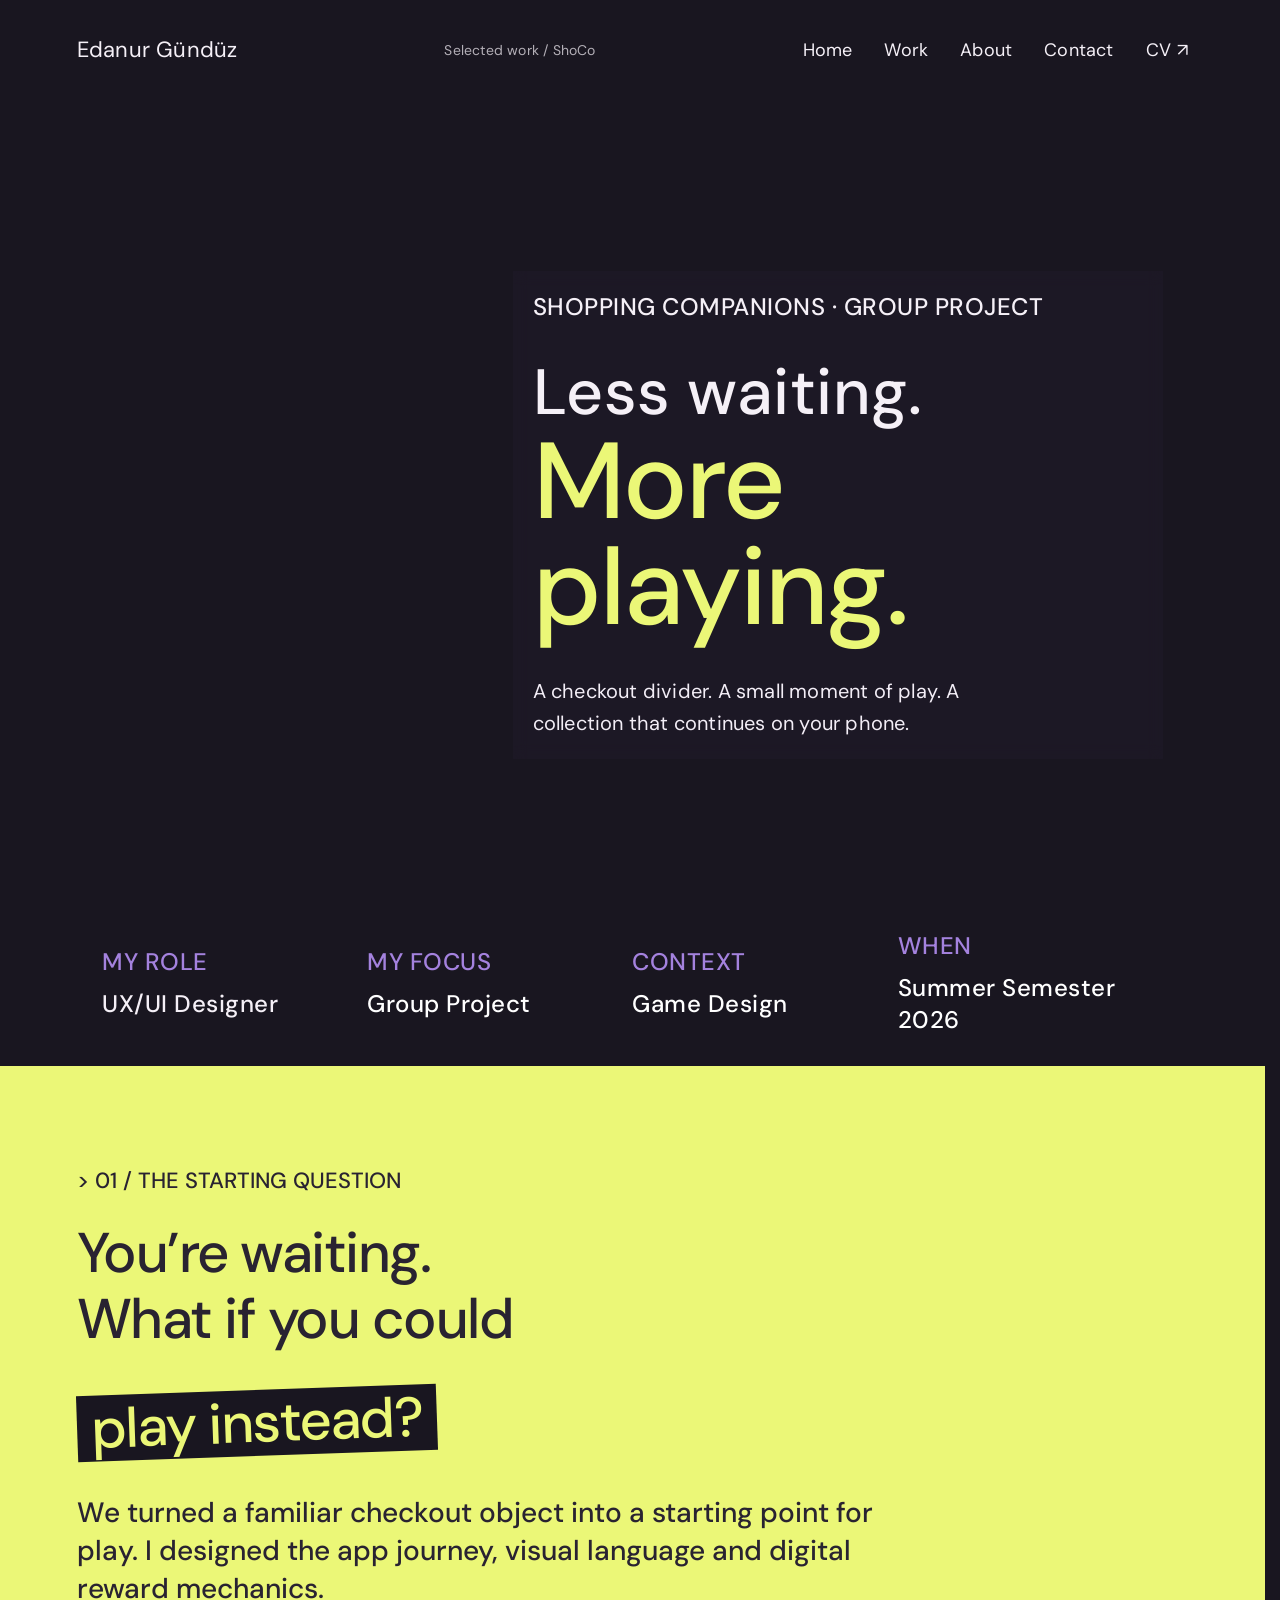
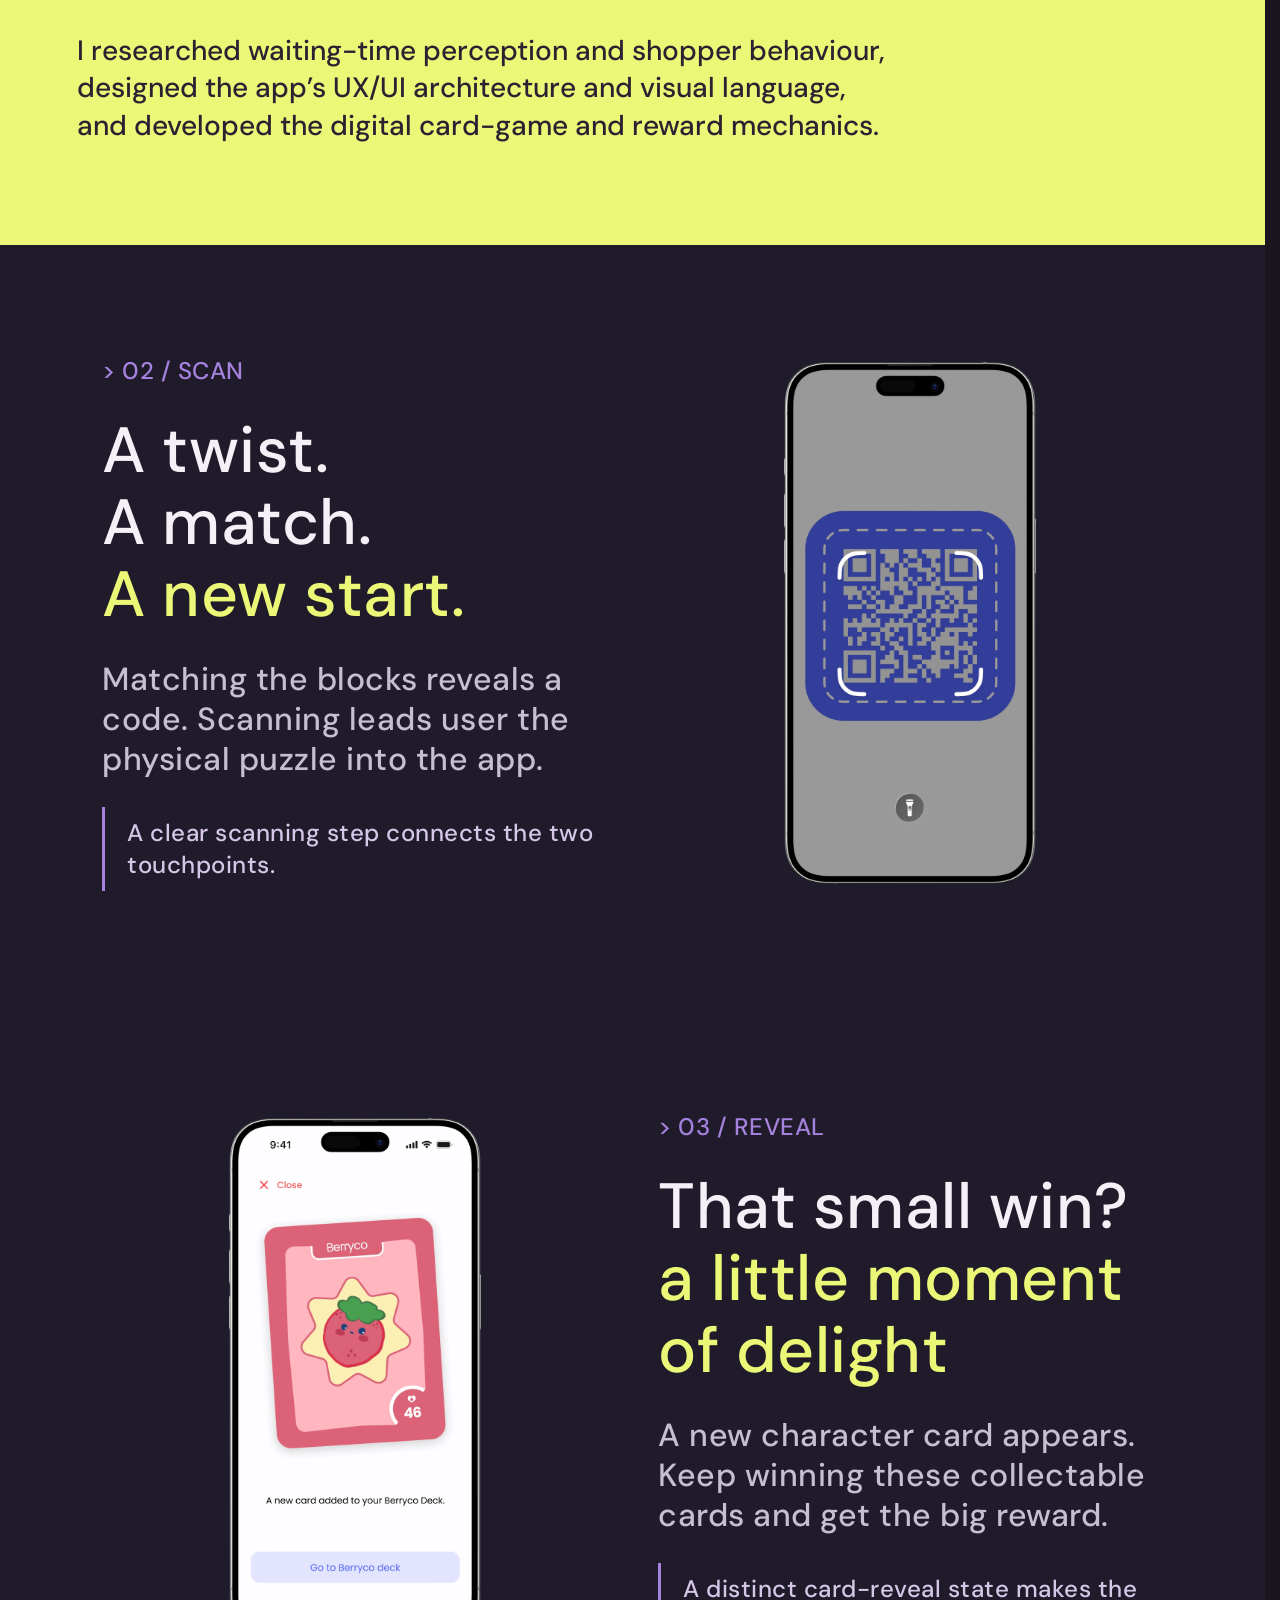
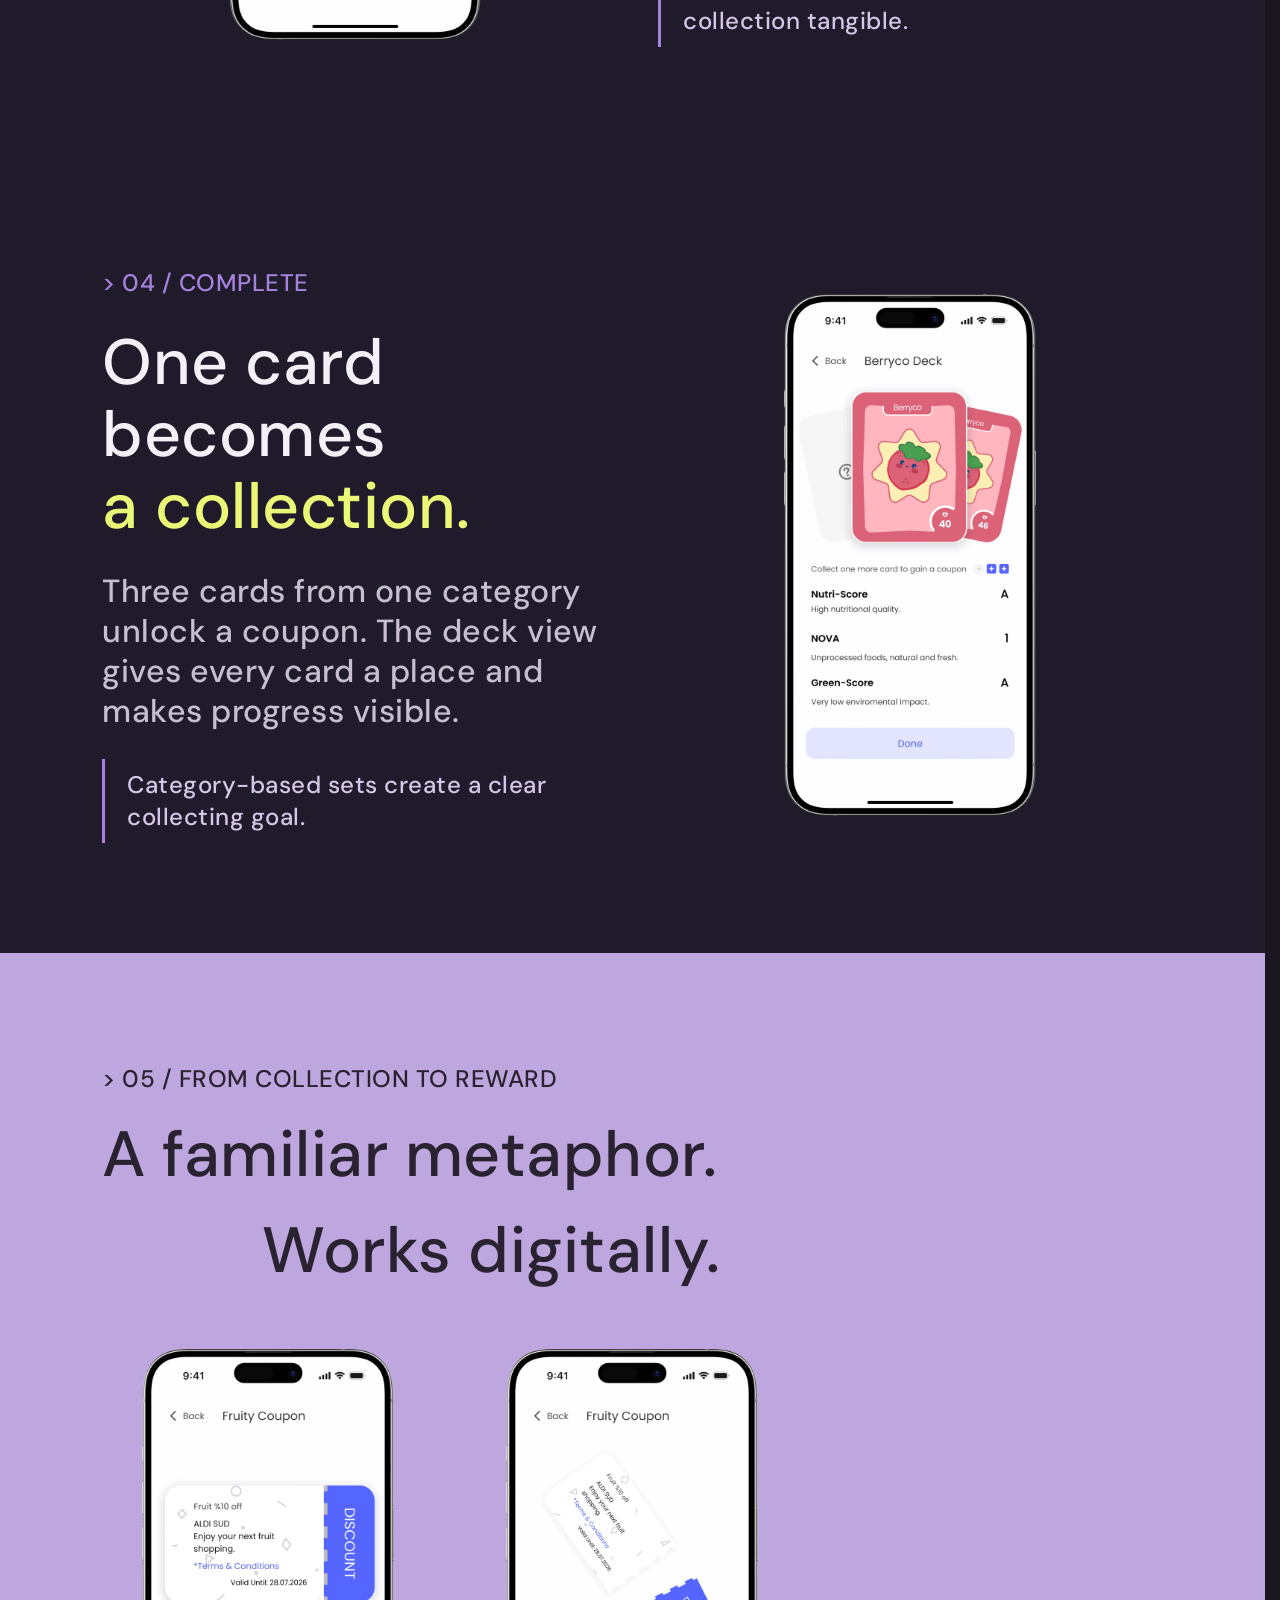
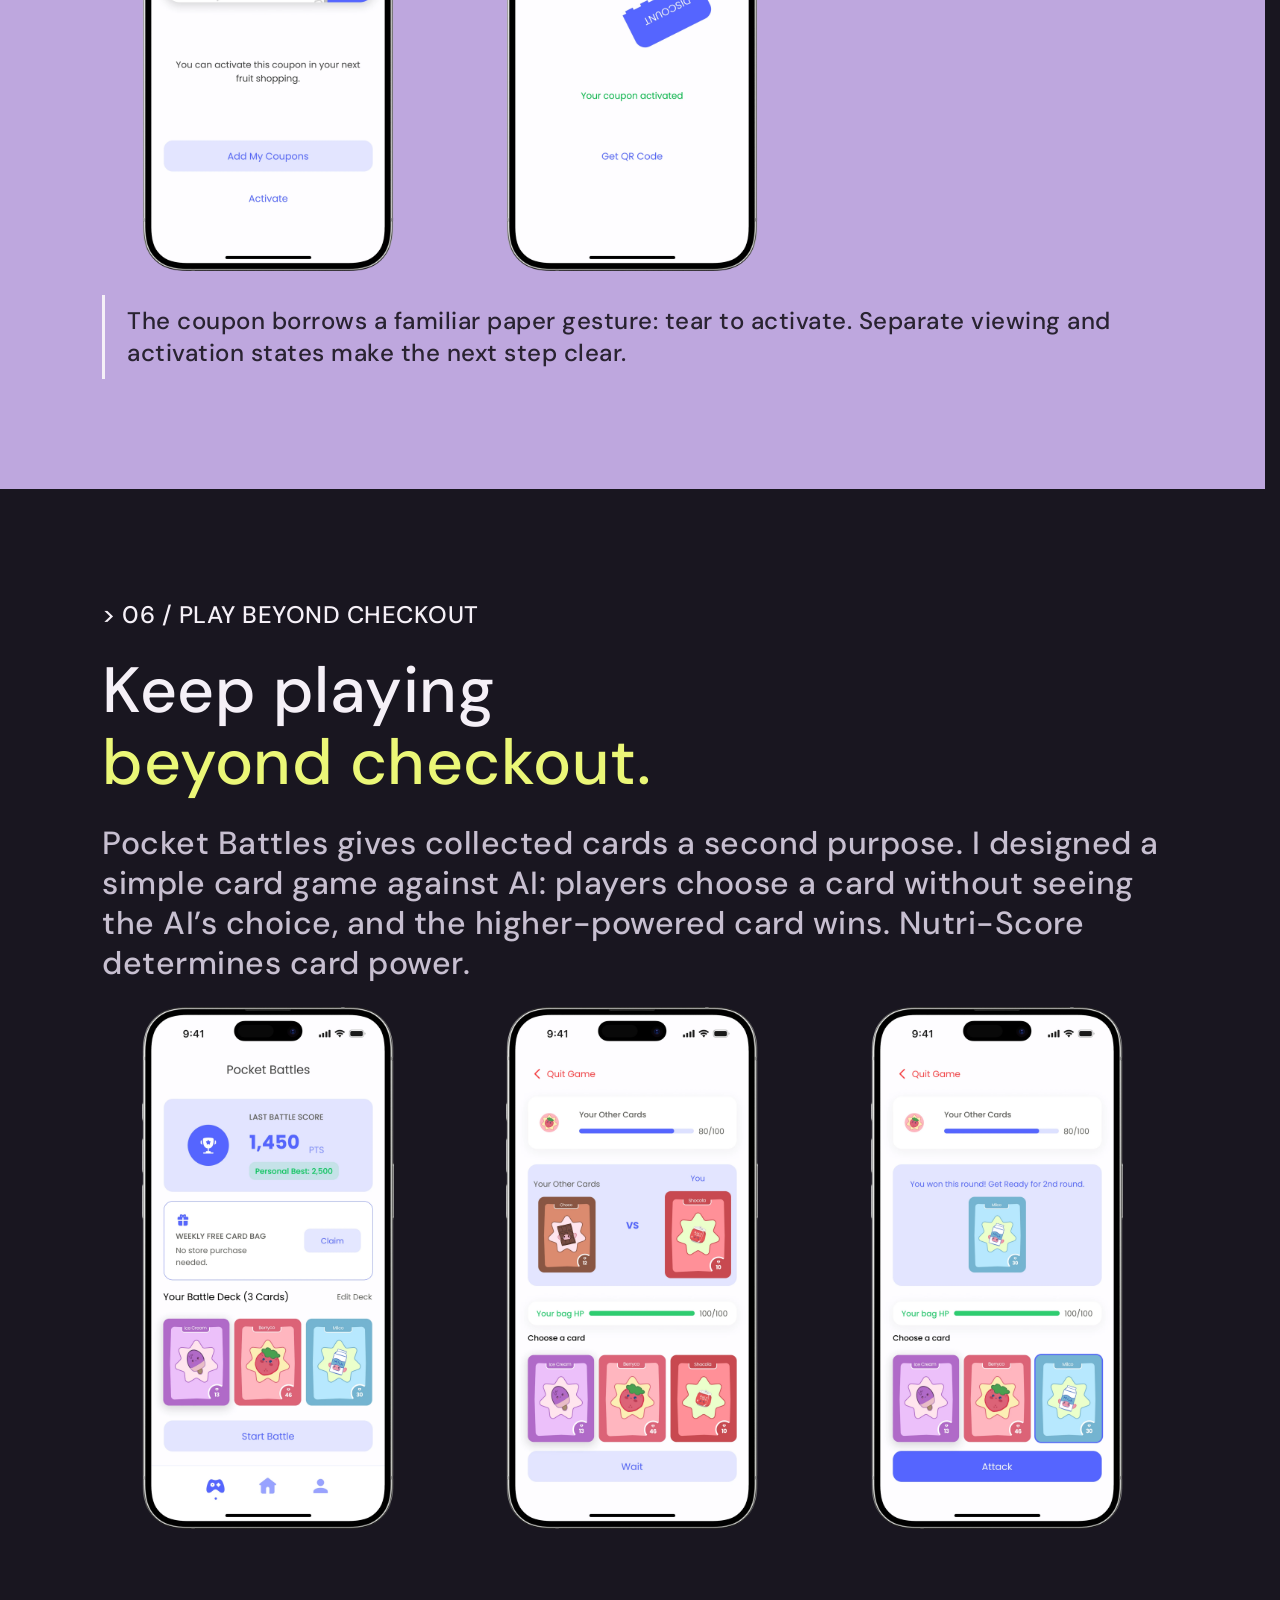
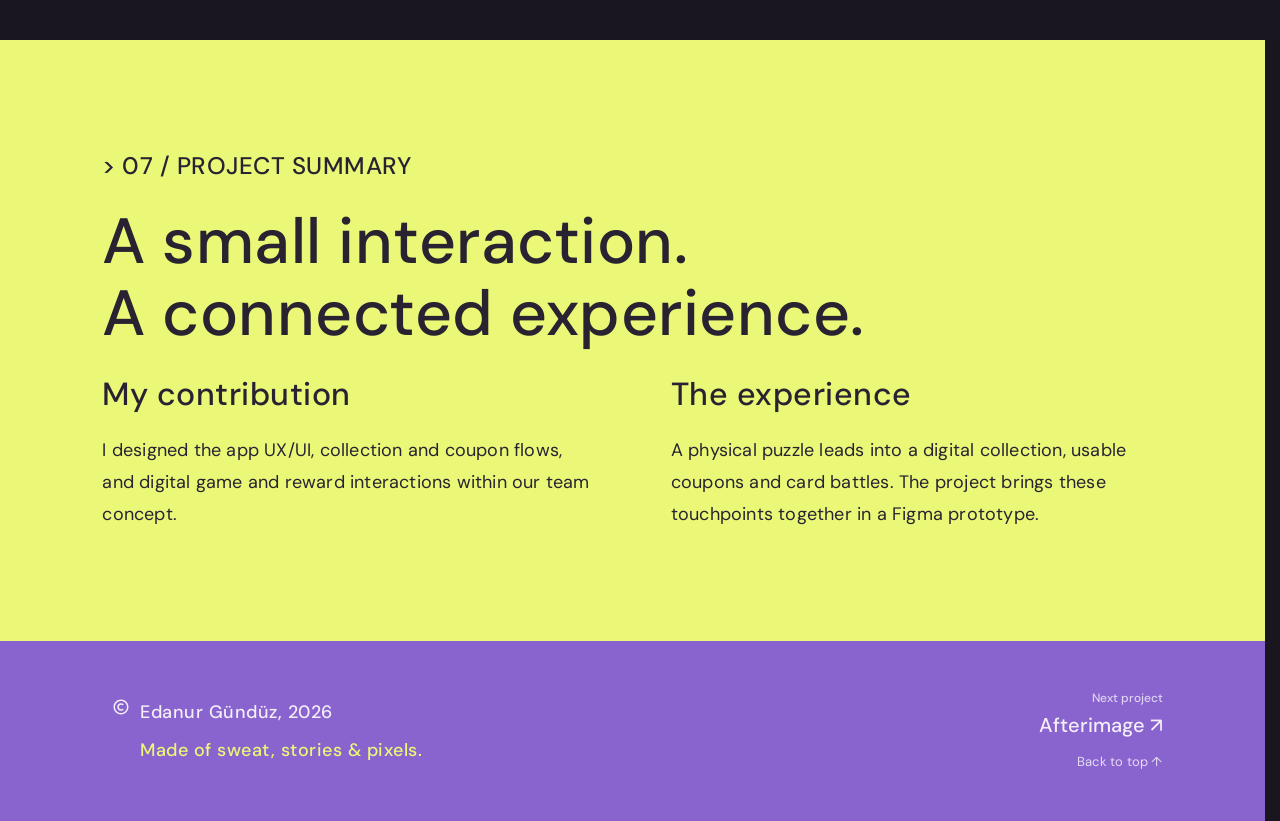
<file: shoco-scroll-story.html>
<!doctype html><html lang="en"><head><meta charset="utf-8"><meta name="viewport" content="width=device-width,initial-scale=1"><meta name="description" content="ShoCo — UX/UI design portfolio by Edanur Gündüz."><title>ShoCo</title><link rel="stylesheet" href="styles/foundations.css?v=20261009-cv-final"><link rel="stylesheet" href="styles/figma-layout.css?v=20261009-cv-final"><link rel="stylesheet" href="styles/figma-text-current.css?v=20261009-cv-final"><link rel="stylesheet" href="styles/website-last.css?v=20261009-cv-final"><link rel="stylesheet" href="styles/responsive.css?v=20261009-media-scale-06"></head><body data-page="shoco"><a class="skip-link" href="#top">Skip to content</a><div class="f10 f37 f40 f41 f191 f359 f371 page-frame case-frame" data-node-id="212:313" data-name="ShoCo — Scroll Story" id="top"><nav aria-label="Main navigation" class="f7 f10 f37 f40 f46 f49 f88 f189 f192 f200 f348 f359 f366 f396 f397 f459 f475 case-section site-nav" data-node-id="212:314" data-name="Navigation" style="min-height:100px" id="section-212-314"><a class="f359 f366 f539" data-node-id="212:315" href="index.html">Edanur Gündüz</a><p class="f359 f366 f486 project-breadcrumb" data-node-id="212:316">Selected work / ShoCo</p><div class="project-menu"><a href="index.html">Home</a><a href="index.html#work">Work</a><a href="index.html#about">About</a><a href="index.html#contact">Contact</a><a href="home-assets/Edanur-Gunduz-CV-English.pdf?v=20261009-cv-final" class="project-menu-cv">CV <span aria-hidden="true">↗</span></a></div></nav><section class="f37 f40 f172 f189 f194 f335 f342 f348 f359 f366 f475 case-section case-hero" data-node-id="212:317" data-name="00 / Less waiting. More playing." style="min-height:800px" id="section-212-317"><video class="hero-video" autoplay="" loop="" muted="" playsinline="" preload="metadata" aria-hidden="true" data-video-key="shoco"></video><div class="f7 f9 f21 f37 f40 f41 f68 f191 f333 f359 f366 f585" data-node-id="212:318" data-name="Hero story"><p class="f44 f48 f208 f359 f366 f383 f396 f460 f600" data-node-id="222:905">SHOPPING COMPANIONS · GROUP PROJECT</p><div class="f37 f40 f41 f48 f191 f359 f366 f585" data-node-id="212:320" data-name="Display headline"><p class="f44 f215 f359 f366 f396 f402 f460 f585 large-text" data-node-id="212:321">Less waiting.</p><p class="f44 f197 f359 f366 f378 f394 f458 f585 large-text" data-node-id="212:322">More playing.</p></div><p class="f45 f49 f208 f359 f366 f382 f395 f459 f556" data-node-id="212:323">A checkout divider. A small moment of play. A collection that continues on your phone.</p></div></section><section class="f7 f10 f37 f40 f44 f48 f97 f189 f192 f208 f348 f355 f359 f366 f399 f460 f475 case-section context-grid" data-node-id="212:324" data-name="Project context" style="min-height:140px" id="section-212-324"><div class="f37 f40 f41 f52 f191 f359 f366" data-node-id="212:325" data-name="MY ROLE"><p class="f359 f366 f389 f525" data-node-id="212:326">MY ROLE</p><p class="f359 f366 f396 f600" data-node-id="212:327">UX/UI Designer</p></div><div class="f37 f40 f41 f52 f191 f359 f366 f525" data-node-id="212:328" data-name="MY FOCUS"><p class="f359 f366 f389 f525" data-node-id="212:329">MY FOCUS</p><p class="f359 f366 f405 f525" data-node-id="212:330">Group Project</p></div><div class="f37 f40 f41 f52 f191 f359 f366 f525" data-node-id="212:331" data-name="CONTEXT"><p class="f359 f366 f389 f525" data-node-id="212:332">CONTEXT</p><p class="f359 f366 f405 f525" data-node-id="212:333">Game Design</p></div><div class="f37 f40 f41 f52 f191 f359 f366 f525" data-node-id="212:334" data-name="WHEN"><p class="f359 f366 f389 f525" data-node-id="212:335">WHEN</p><p class="f359 f366 f405 f525" data-node-id="212:336">Summer Semester 2026</p></div></section><section class="f20 f37 f40 f41 f62 f191 f344 f351 f359 f366 f475 case-section story-opening" data-node-id="212:337" data-name="01 / The starting question" id="section-212-337"><p class="f7 f44 f48 f208 f359 f366 f388 f399 f460 f472" data-node-id="212:338">&gt; 01 / THE STARTING QUESTION</p><div class="f7 f44 f48 f195 f359 f366 f388 f402 f460 f472 large-text" data-node-id="212:339" role="heading" aria-level="2"><p class="f215 f292">You’re waiting.
</p><p class="f215">What if you could</p></div><div class="f40 f175 f189 f193 f359 f366 f550 story-highlight" data-node-id="212:340"><div class="f1 f42"><div class="f10 f37 f40 f41 f191 f345 f359 f549" data-name="Highlighted question"><p class="f7 f44 f48 f215 f359 f366 f394 f402 f460 f600 large-text" data-node-id="212:341">play instead?</p></div></div></div><p class="f7 f44 f48 f212 f359 f366 f388 f400 f460 f591" data-node-id="212:342">We turned a familiar checkout object into a starting point for play. I designed the app journey, visual language and digital reward mechanics.</p><p class="f7 f44 f48 f212 f359 f366 f388 f400 f460 f591" data-node-id="212:343">I researched waiting-time perception and shopper behaviour, designed the app’s UX/UI architecture and visual language, and developed the digital card-game and reward mechanics.</p></section><section class="f11 f37 f40 f80 f87 f189 f344 f351 f359 f366 f475 case-section scroll-scene" data-node-id="212:344" data-name="02 / SCAN / Scroll scene" style="min-height:1000px" id="section-212-344"><div class="f37 f40 f41 f66 f191 f359 f366 f576 scene-copy" data-node-id="212:345" data-name="02 / SCAN / Copy"><p class="f7 f44 f48 f208 f359 f366 f389 f399 f460 f576" data-node-id="212:346">&gt; 02 / SCAN</p><div class="f7 f37 f40 f41 f44 f48 f191 f359 f366 f402 f460 f576" data-node-id="212:347" data-name="Story headline"><div class="f195 f359 f366 f396 f576 large-text" data-node-id="212:348" role="heading" aria-level="2"><p class="f215 f292">A twist.
</p><p class="f215">A match.</p></div><p class="f215 f359 f366 f394 f576 large-text" data-node-id="212:349">A new start.</p></div><p class="f7 f44 f48 f212 f359 f366 f392 f400 f460 f565" data-node-id="212:350">Matching the blocks reveals a code. Scanning leads user the physical puzzle into the app.</p><div class="f28 f32 f33 f37 f40 f41 f191 f337 f350 f359 f366 f566" data-node-id="212:351" data-name="ShoCo / Story decision note"><p class="f7 f44 f48 f208 f359 f366 f383 f393 f460 f561" data-node-id="I212:351;59:43">A clear scanning step connects the two touchpoints.</p></div></div><div class="f37 f40 f41 f166 f189 f193 f359 f366 f578 scene-media" data-node-id="212:352" data-name="Sticky phone / scene 3" style="--asset-ratio:1352/2800"><div class="f165 f359 f366 f544 image-slot" data-node-id="212:353" data-name="Project screen / 02 / SCAN"><img alt="ProjectScreen02Scan" class="f8 f184 f291 f326 f339 f371" src="assets/shoco/imgProjectScreen02Scan.webp?v=20261009-cv-final" width="1352" height="2800" decoding="async" loading="lazy"></div></div></section><section class="f11 f37 f40 f80 f87 f189 f344 f351 f359 f366 f475 case-section scroll-scene" data-node-id="212:354" data-name="03 / REVEAL / Scroll scene" style="min-height:1000px" id="section-212-354"><div class="f37 f40 f41 f166 f189 f193 f359 f366 f578 scene-media" data-node-id="212:355" data-name="Sticky phone / scene 4" style="--asset-ratio:1352/2800"><div class="f165 f359 f366 f544 image-slot" data-node-id="212:356" data-name="Project screen / 03 / REVEAL"><img alt="ProjectScreen03Reveal" class="f8 f184 f291 f326 f339 f371" src="assets/shoco/imgProjectScreen03Reveal.webp?v=20261009-cv-final" width="1352" height="2800" decoding="async" loading="lazy"></div></div><div class="f37 f40 f41 f66 f191 f359 f366 f576 scene-copy" data-node-id="212:357" data-name="03 / REVEAL / Copy"><p class="f7 f44 f48 f208 f359 f366 f389 f399 f460 f576" data-node-id="212:358">&gt; 03 / REVEAL</p><div class="f7 f37 f40 f41 f44 f48 f191 f215 f359 f366 f402 f460 f576" data-node-id="212:359" data-name="Story headline"><p class="f359 f366 f396 f576 large-text" data-node-id="212:360">That small win?</p><p class="f359 f366 f394 f576 large-text" data-node-id="212:361">a little moment of delight</p></div><p class="f7 f44 f48 f212 f359 f366 f392 f400 f460 f565" data-node-id="212:362">A new character card appears. Keep winning these collectable cards and get the big reward.</p><div class="f28 f32 f33 f37 f40 f41 f191 f337 f350 f359 f366 f566" data-node-id="212:363" data-name="ShoCo / Story decision note"><p class="f7 f44 f48 f208 f359 f366 f383 f393 f460 f561" data-node-id="I212:363;59:43">A distinct card-reveal state makes the collection tangible.</p></div></div></section><section class="f11 f37 f40 f80 f87 f189 f344 f351 f359 f366 f475 case-section scroll-scene" data-node-id="212:365" data-name="04 / COMPLETE / Scroll scene" style="min-height:1000px" id="section-212-365"><div class="f37 f40 f41 f66 f191 f359 f366 f576 scene-copy" data-node-id="212:366" data-name="04 / COMPLETE / Copy"><p class="f7 f44 f48 f208 f359 f366 f389 f399 f460 f576" data-node-id="212:367">&gt; 04 / COMPLETE</p><div class="f7 f37 f40 f41 f44 f48 f191 f215 f359 f366 f402 f460 f576" data-node-id="212:368" data-name="Story headline"><p class="f359 f366 f396 f576 large-text" data-node-id="212:369">One card becomes</p><p class="f359 f366 f394 f576 large-text" data-node-id="212:370">a collection.</p></div><p class="f7 f44 f48 f212 f359 f366 f392 f400 f460 f565" data-node-id="212:371">Three cards from one category unlock a coupon. The deck view gives every card a place and makes progress visible.</p><div class="f28 f32 f33 f37 f40 f41 f191 f337 f350 f359 f366 f566" data-node-id="212:372" data-name="ShoCo / Story decision note"><p class="f7 f44 f48 f208 f359 f366 f383 f393 f460 f561" data-node-id="I212:372;59:43">Category-based sets create a clear collecting goal.</p></div></div><div class="f37 f40 f41 f166 f189 f193 f359 f366 f578 scene-media" data-node-id="212:373" data-name="Sticky phone / scene 5" style="--asset-ratio:1352/2800"><div class="f165 f359 f366 f544 image-slot" data-node-id="212:374" data-name="Project screen / 04 / COMPLETE"><img alt="ProjectScreen04Complete" class="f8 f184 f291 f326 f339 f371" src="assets/shoco/imgProjectScreen04Complete.webp?v=20261009-cv-final" width="1352" height="2800" decoding="async" loading="lazy"></div></div></section><section class="f18 f37 f40 f41 f62 f95 f191 f344 f351 f359 f366 f475 case-section" data-node-id="212:375" data-name="05 / From collection to reward" style="min-height:1339px" id="section-212-375"><p class="f7 f44 f48 f208 f359 f366 f388 f399 f460 f472" data-node-id="212:376">&gt; 05 / FROM COLLECTION TO REWARD</p><p class="f7 f44 f48 f215 f359 f366 f388 f402 f460 f472 large-text" data-node-id="212:377">A familiar metaphor.</p><div class="f37 f40 f91 f191 f336 f359 f366 f472" data-node-id="212:378" data-name="Indented display"><p class="f7 f44 f48 f215 f359 f366 f388 f402 f460 f465 large-text" data-node-id="212:379">Works digitally.</p></div><div class="f37 f40 f76 f163 f189 f193 f359 f366 f472" data-node-id="212:380" data-name="Coupon states"><div class="f40 f153 f189 f193 f359 f366 f542" data-node-id="212:381"><div class="f3 f42"><div class="f150 f359 f516 image-slot" data-name="Coupon before activation"><img alt="CouponBeforeActivation" class="f8 f184 f291 f326 f339 f371" src="assets/shoco/imgCouponBeforeActivation.webp?v=20261009-cv-final" width="1352" height="2800" decoding="async" loading="lazy"></div></div></div><div class="f150 f359 f366 f516 image-slot" data-node-id="212:382" data-name="Torn coupon activation"><img alt="TornCouponActivation" class="f8 f184 f291 f326 f339 f371" src="assets/shoco/imgTornCouponActivation.webp?v=20261009-cv-final" width="1352" height="2800" decoding="async" loading="lazy"></div><div class="f40 f153 f189 f193 f359 f366 f542" data-node-id="212:383"><div class="f42 f360"><div class="f150 f359 f516 image-slot" data-name="Redemption code"><img alt="RedemptionCode" class="f8 f184 f291 f326 f339 f371" src="assets/shoco/imgRedemptionCode.webp?v=20261009-cv-final" width="1352" height="2800" decoding="async" loading="lazy"></div></div></div></div><div class="f31 f32 f33 f37 f40 f41 f191 f337 f350 f359 f366 f599" data-node-id="212:384" data-name="ShoCo / Story decision note"><p class="f7 f44 f48 f208 f359 f366 f388 f399 f460 f470" data-node-id="212:385">The coupon borrows a familiar paper gesture: tear to activate. Separate viewing and activation states make the next step clear.</p></div></section><section class="f10 f37 f40 f41 f62 f93 f191 f344 f351 f359 f366 f475 case-section" data-node-id="212:386" data-name="06 / Play beyond checkout" style="min-height:1300px" id="section-212-386"><p class="f7 f44 f48 f208 f359 f366 f396 f399 f460 f472" data-node-id="212:387">&gt; 06 / PLAY BEYOND CHECKOUT</p><div class="f7 f37 f40 f41 f44 f48 f191 f215 f359 f366 f402 f460 f472" data-node-id="212:388" data-name="Battle headline"><p class="f359 f366 f396 f472 large-text" data-node-id="212:389">Keep playing </p><p class="f359 f366 f394 f472 large-text" data-node-id="212:390">beyond checkout.</p></div><p class="f7 f44 f48 f212 f293 f359 f366 f392 f400 f460 f598" data-node-id="212:391">Pocket Battles gives collected cards a second purpose. I designed a simple card game against AI: players choose a card without seeing the AI’s choice, and the higher-powered card wins. Nutri-Score determines card power.</p><div class="f37 f40 f78 f163 f191 f193 f359 f366 f472" data-node-id="212:392" data-name="Pocket Battle screens"><div class="f37 f40 f41 f163 f191 f359 f366 f531" data-node-id="212:393" data-name="Battle 0"><div class="f157 f359 f366 f531 image-slot" data-node-id="212:394" data-name="Build a battle deck"><img alt="BuildABattleDeck" class="f8 f184 f291 f326 f339 f371" src="assets/shoco/imgBuildABattleDeck.webp?v=20261009-cv-final" width="1352" height="2800" decoding="async" loading="lazy"></div></div><div class="f37 f40 f41 f163 f191 f340 f359 f366 f531" data-node-id="212:395" data-name="Battle 1"><div class="f157 f359 f366 f531 image-slot" data-node-id="212:396" data-name="Choose a card and attack"><img alt="ChooseACardAndAttack" class="f8 f184 f291 f326 f339 f371" src="assets/shoco/imgChooseACardAndAttack.webp?v=20261009-cv-final" width="1352" height="2800" decoding="async" loading="lazy"></div></div><div class="f37 f40 f41 f163 f191 f359 f366 f531" data-node-id="212:397" data-name="Battle 2"><div class="f157 f359 f366 f531 image-slot" data-node-id="212:398" data-name="Review battle round"><img alt="ReviewBattleRound" class="f8 f184 f291 f326 f339 f371" src="assets/shoco/imgReviewBattleRound.webp?v=20261009-cv-final" width="1352" height="2800" decoding="async" loading="lazy"></div></div></div></section><section class="f7 f20 f37 f40 f41 f62 f191 f344 f351 f359 f366 f388 f475 case-section" data-node-id="212:399" data-name="07 / Outcome &amp; reflection" id="section-212-399"><p class="f44 f48 f208 f359 f366 f399 f460 f472" data-node-id="212:400">&gt; 07 / PROJECT SUMMARY</p><div class="f44 f48 f195 f359 f366 f402 f460 f472 large-text" data-node-id="212:401" role="heading" aria-level="2"><p class="f215 f292">A small interaction.
</p><p class="f215">A connected experience.</p></div><div class="f37 f40 f82 f191 f359 f366 f462" data-node-id="212:402" data-name="Results and next steps"><div class="f37 f40 f41 f61 f191 f359 f366 f559" data-node-id="212:403" data-name="What we made"><p class="f44 f48 f212 f359 f366 f400 f460 f570" data-node-id="212:404">My contribution</p><p class="f46 f49 f207 f359 f366 f398 f459 f559" data-node-id="212:405">I designed the app UX/UI, collection and coupon flows, and digital game and reward interactions within our team concept.</p></div><div class="f37 f40 f41 f61 f191 f359 f366 f563" data-node-id="212:406" data-name="What I would test next"><p class="f44 f48 f212 f359 f366 f400 f460 f570" data-node-id="212:407">The experience</p><p class="f46 f49 f207 f359 f366 f398 f459 f563" data-node-id="212:408">A physical puzzle leads into a digital collection, usable coupons and card battles. The project brings these touchpoints together in a Figma prototype.</p></div></div></section><footer class="f15 f37 f40 f100 f189 f192 f344 f359 f366 f475 case-section site-footer" data-node-id="212:409" data-name="Footer" style="min-height:180px" id="section-212-409"><div class="f37 f40 f52 f191 f193 f332 f359 f366" data-node-id="212:410"><div class="f359 f366 f368 image-slot" data-node-id="212:411" data-name="bx:copyright"><img alt="BxCopyright" class="f8 f23 f184 f291 f371" src="assets/shoco/imgBxCopyright.svg?v=20261009-cv-final"></div><div class="f7 f37 f40 f41 f44 f48 f52 f191 f193 f208 f359 f366 f399 f460 f600" data-node-id="220:809"><p class="f359 f366 f395" data-node-id="212:414">Edanur Gündüz, 2026</p><p class="f359 f366 f374" data-node-id="220:807">Made of sweat, stories &amp; pixels.</p></div></div><a class="f7 f45 f49 f206 f359 f366 f383 f396 f459 f490" data-node-id="212:415" href="#top" aria-label="Back to top">Back to top ↑</a></footer></div><script src="scripts/site.js?v=20261009-cv-final" defer></script></body></html>
</file>
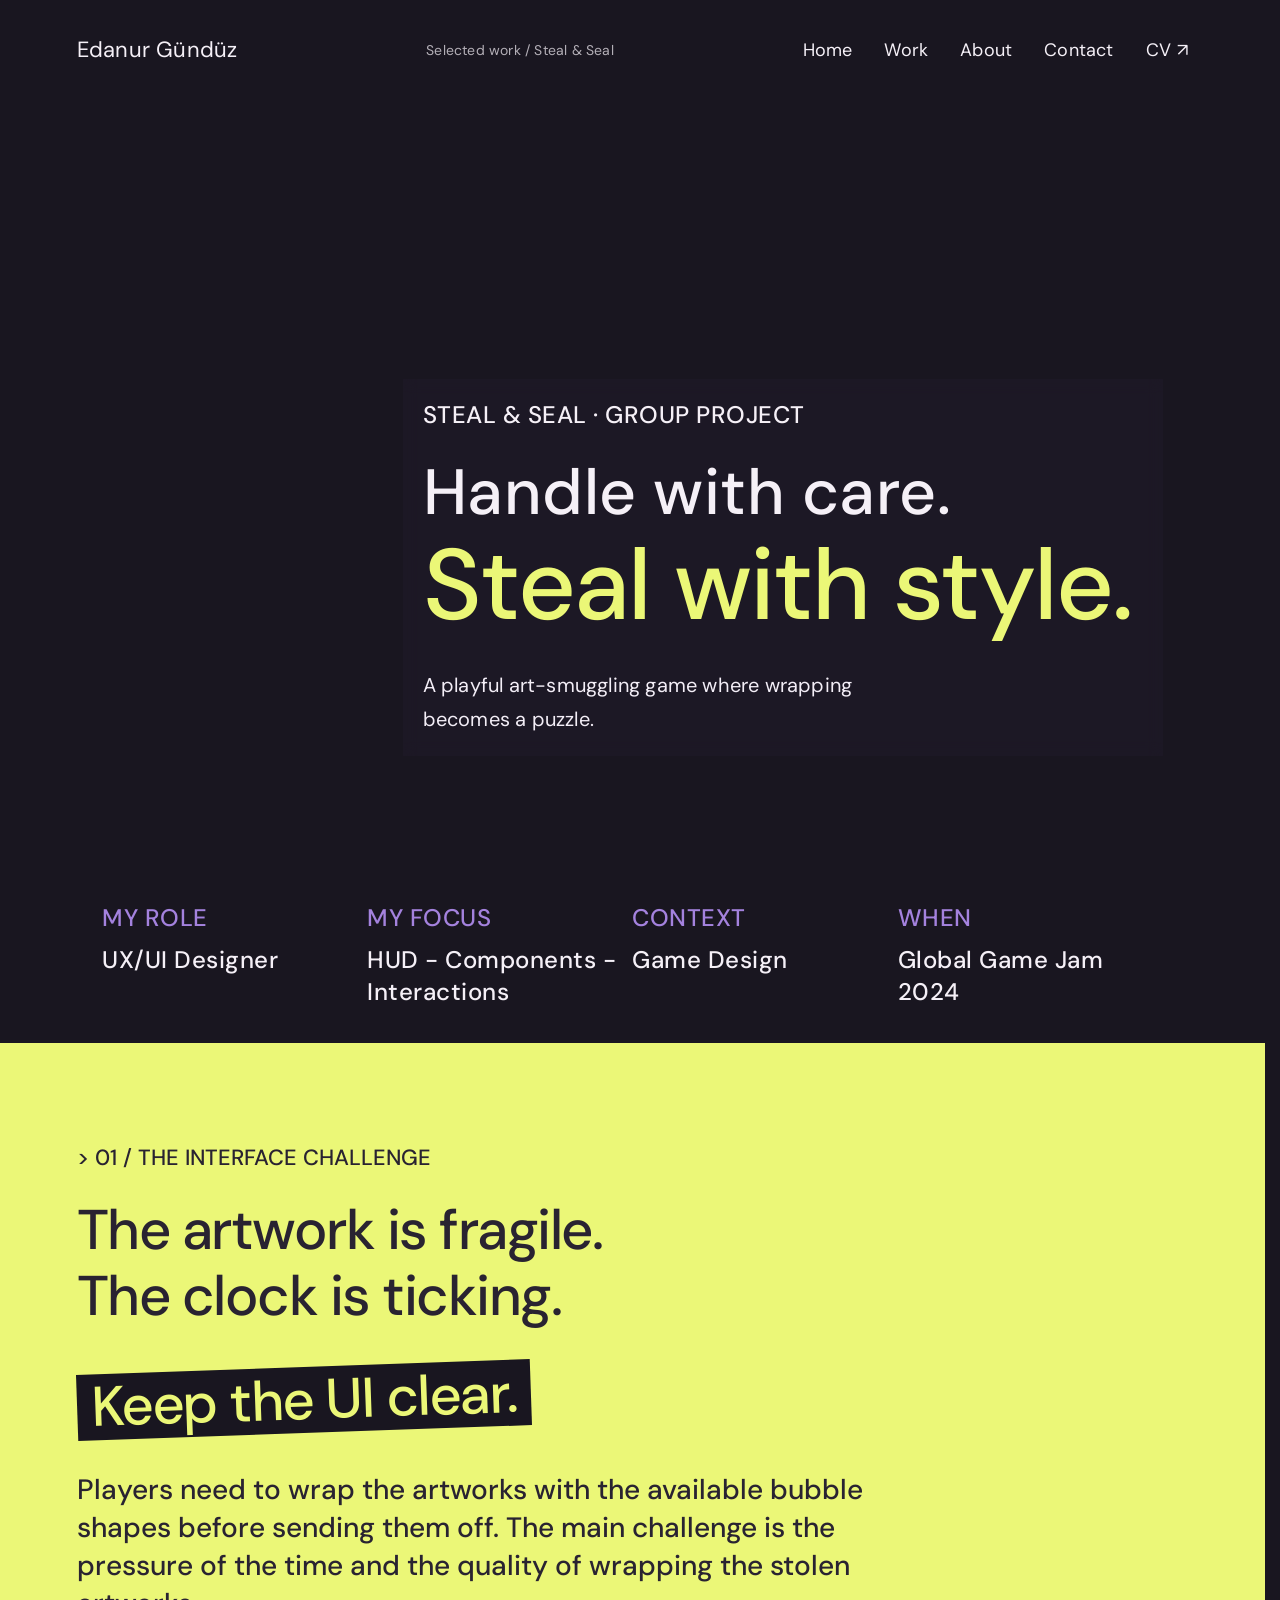
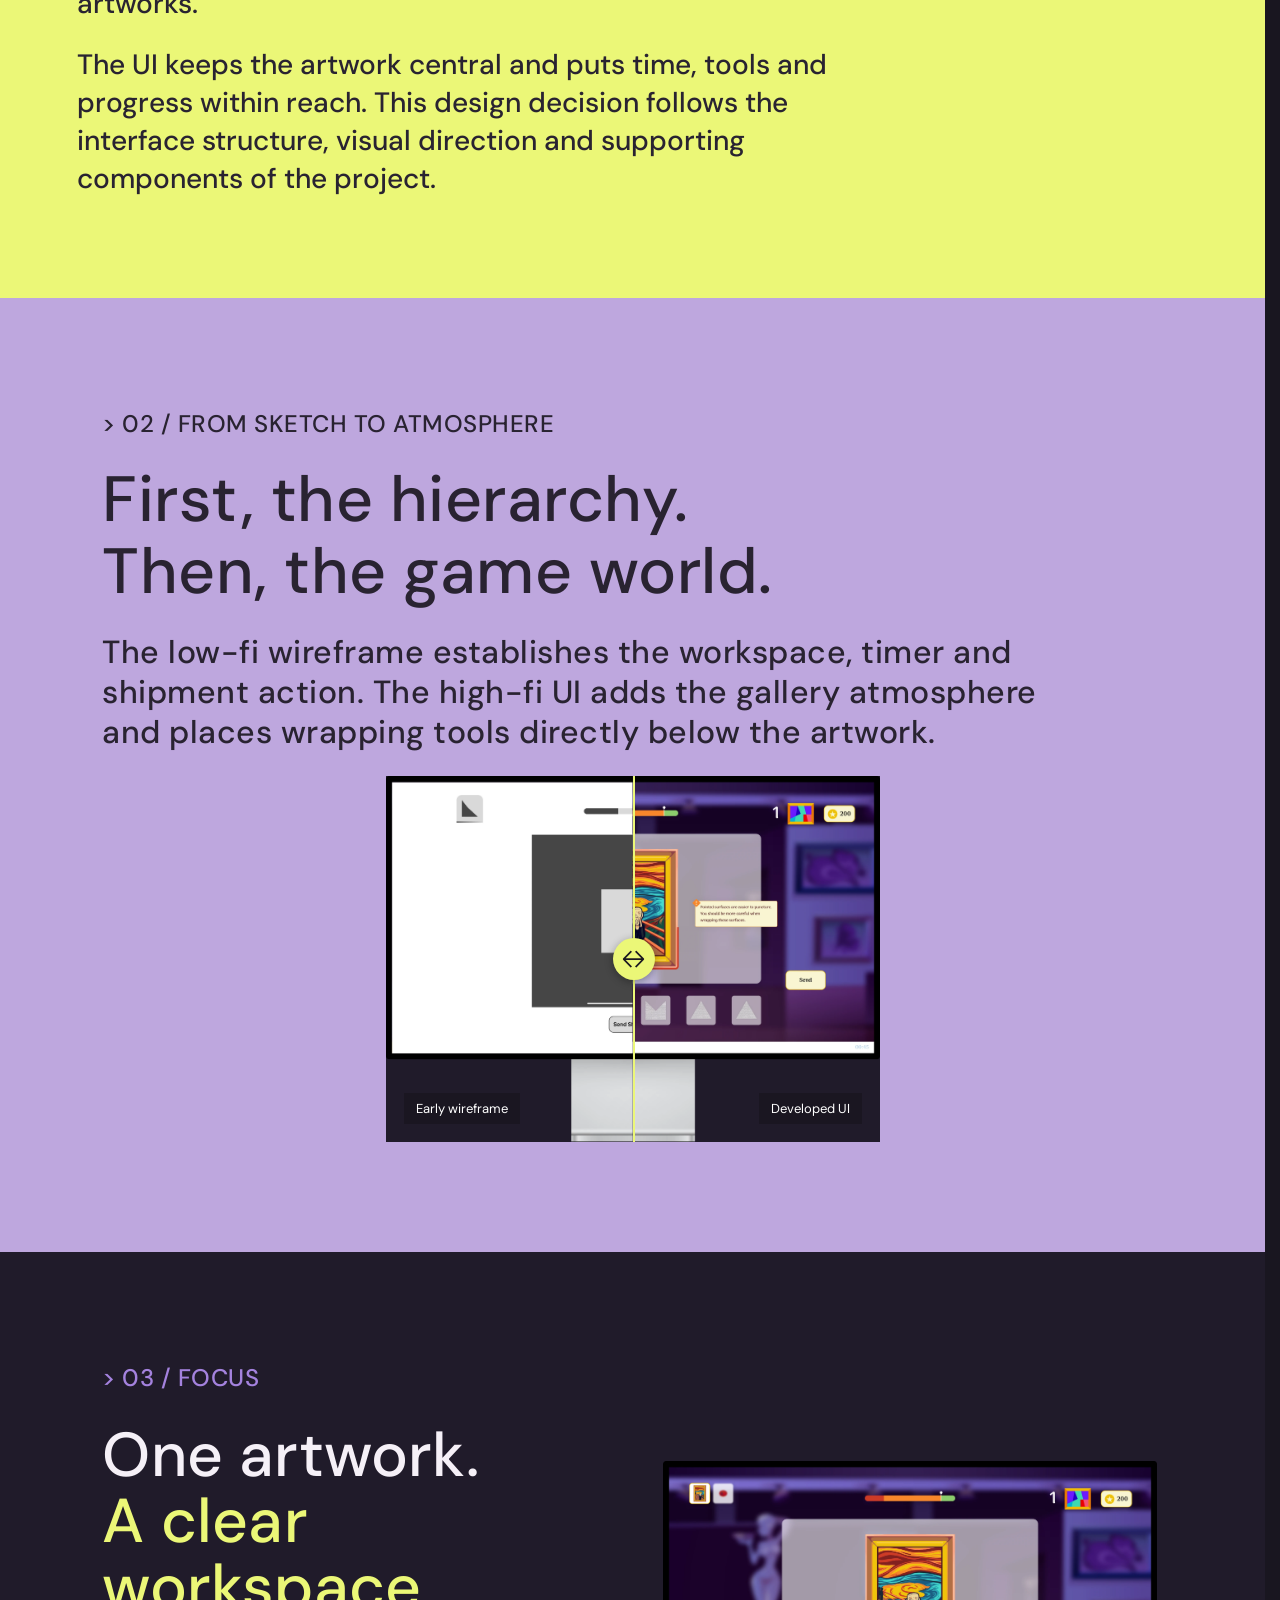
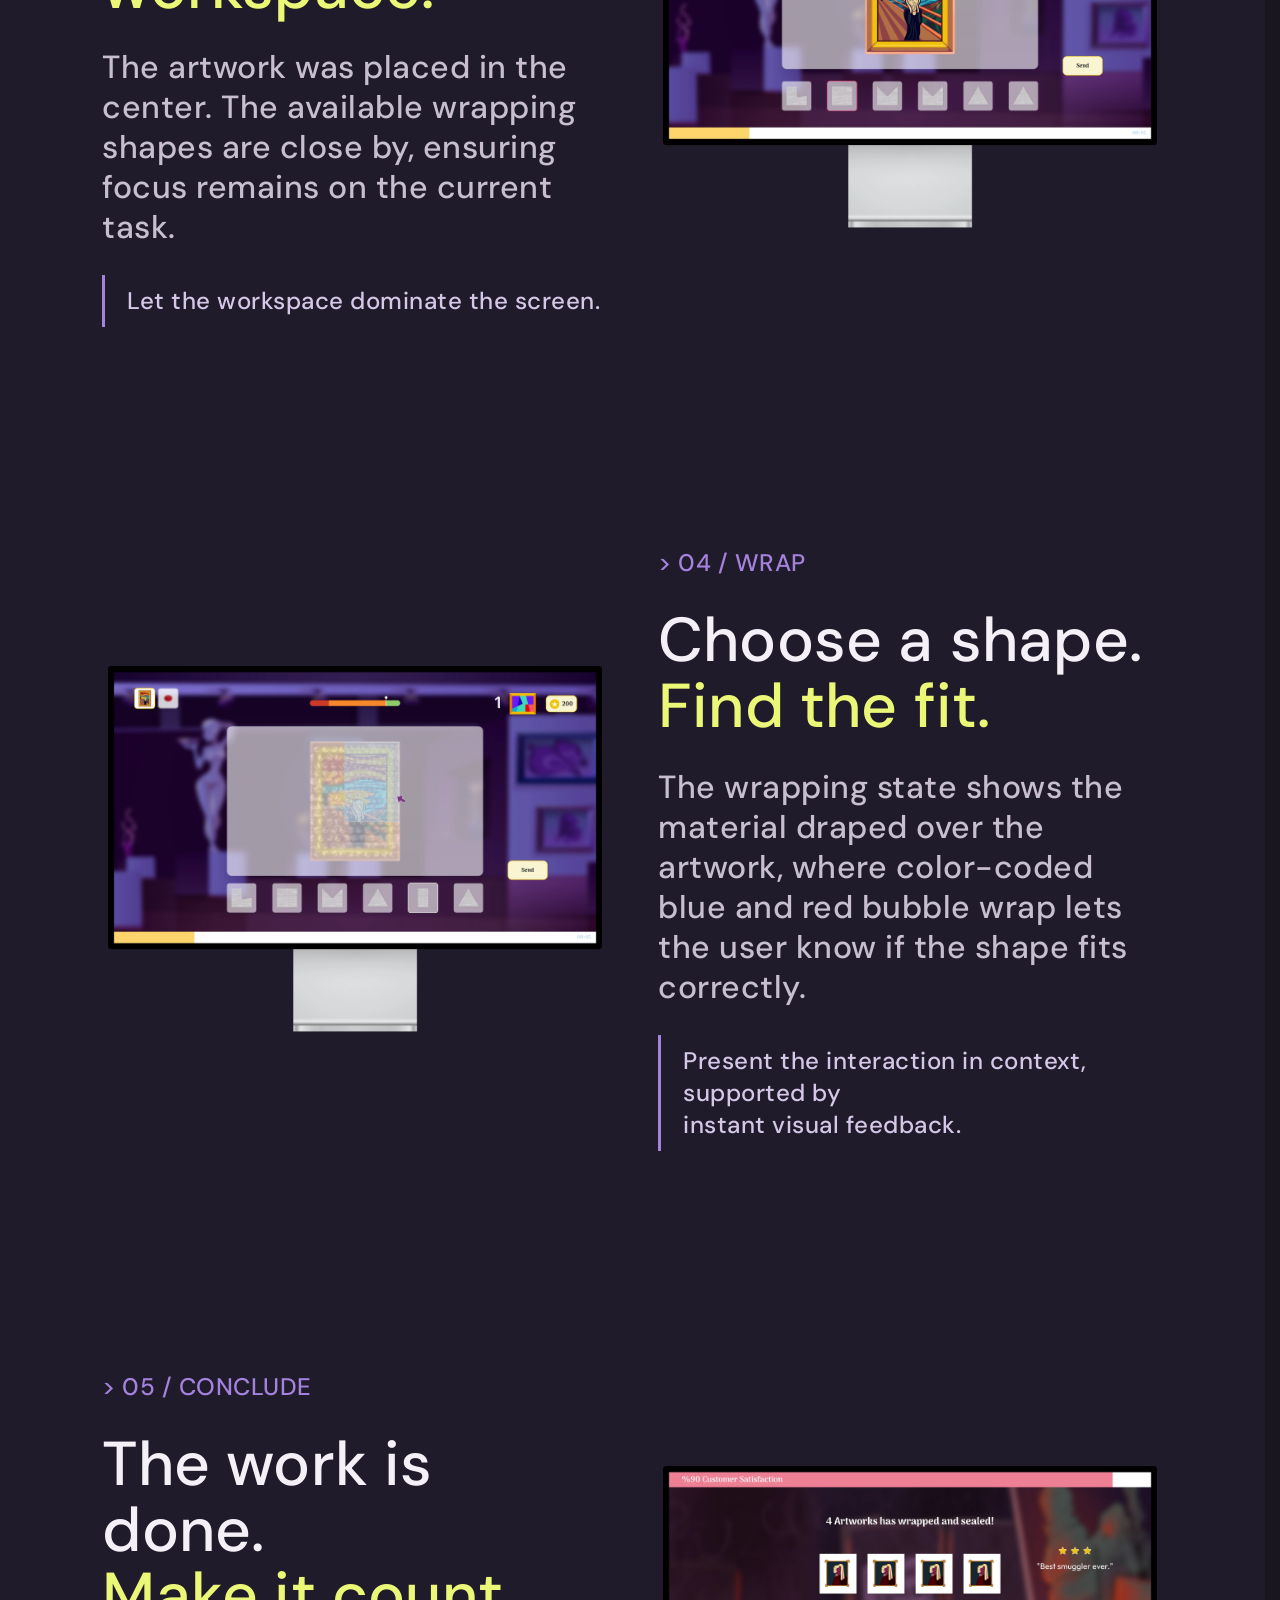
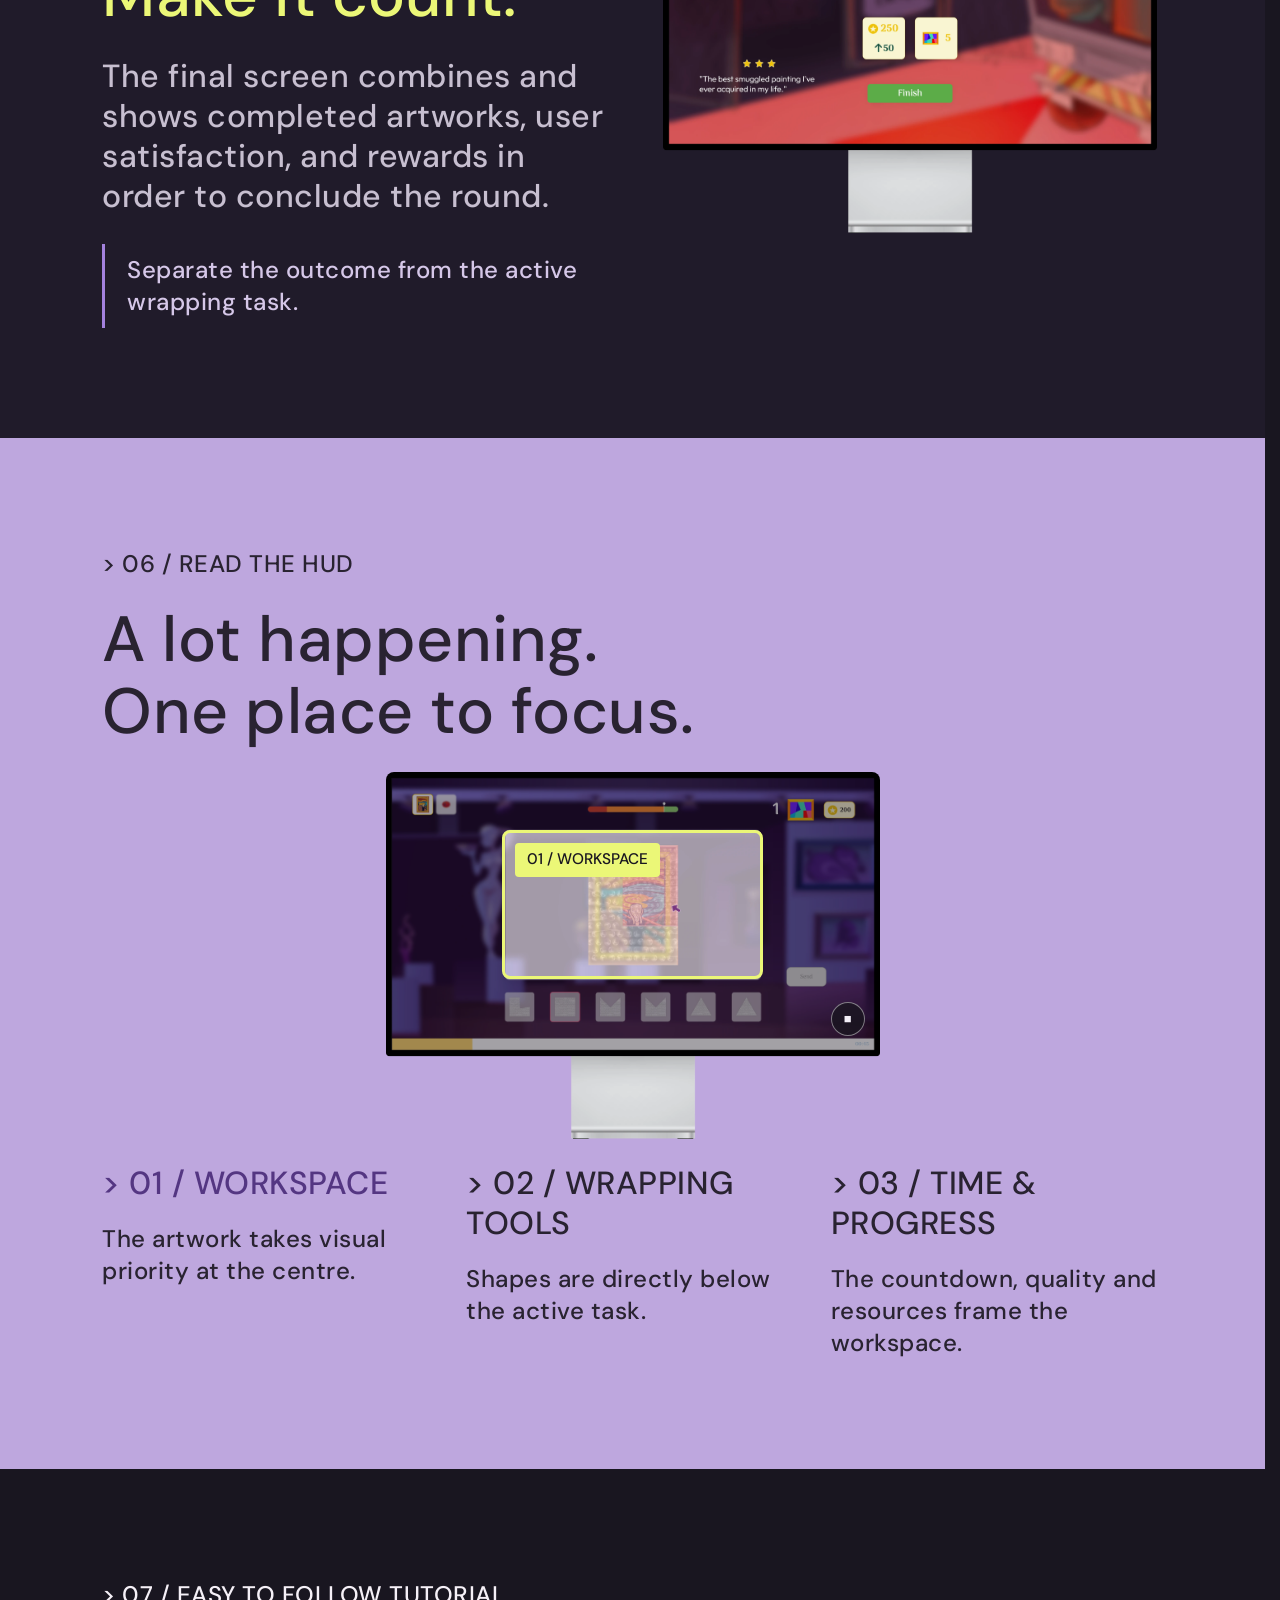
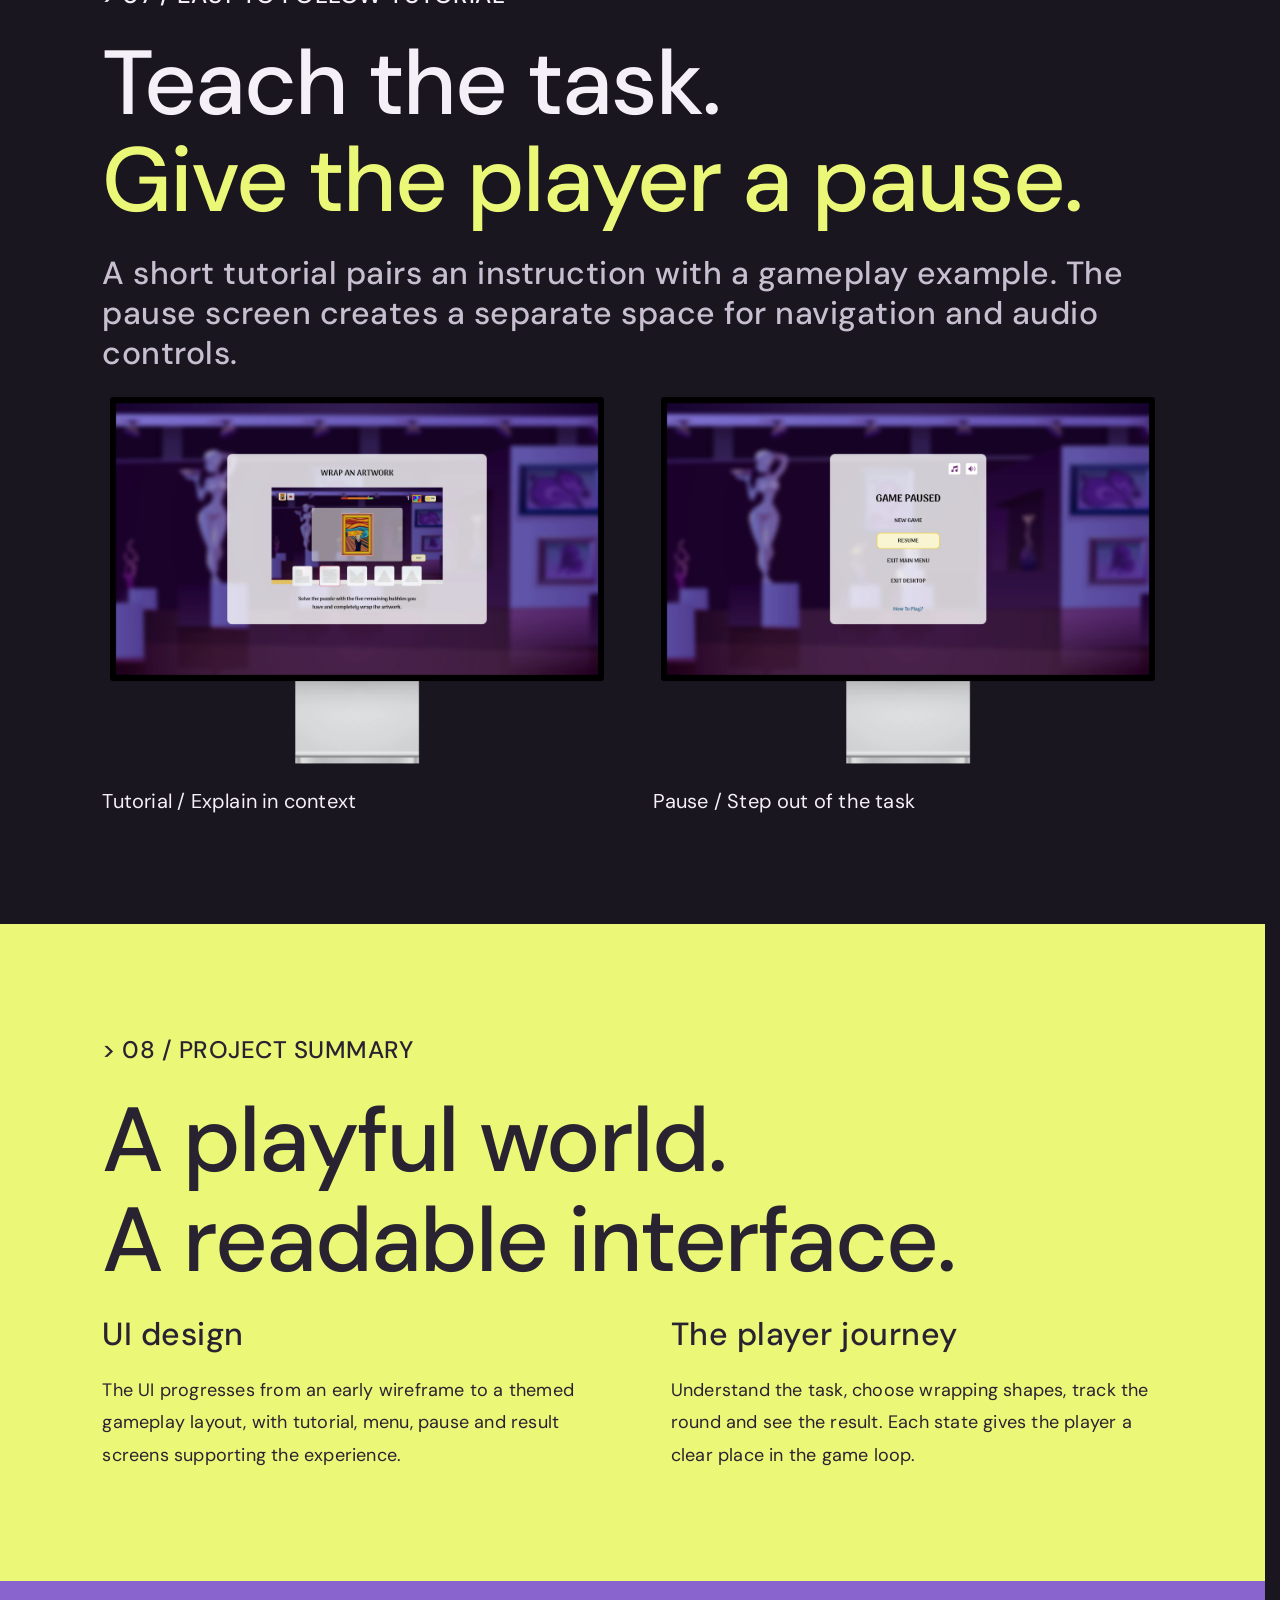
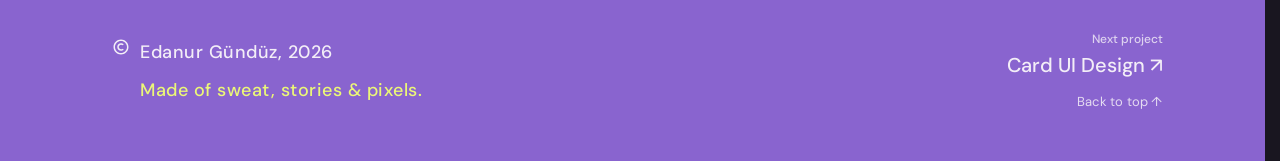
<file: steal-and-seal-scroll-story.html>
<!doctype html><html lang="en"><head><meta charset="utf-8"><meta name="viewport" content="width=device-width,initial-scale=1"><meta name="description" content="Steal &amp; Seal — UX/UI design portfolio by Edanur Gündüz."><title>Steal & Seal</title><link rel="stylesheet" href="styles/foundations.css?v=20261009-cv-final"><link rel="stylesheet" href="styles/figma-layout.css?v=20261009-cv-final"><link rel="stylesheet" href="styles/figma-text-current.css?v=20261009-cv-final"><link rel="stylesheet" href="styles/website-last.css?v=20261009-cv-final"><link rel="stylesheet" href="styles/responsive.css?v=20261009-media-scale-06"></head><body data-page="steal"><a class="skip-link" href="#top">Skip to content</a><div class="f10 f37 f40 f41 f191 f359 f371 page-frame case-frame" data-node-id="212:545" data-name="Steal &amp; Seal — Scroll Story" id="top"><nav aria-label="Main navigation" class="f7 f10 f37 f40 f46 f49 f88 f189 f192 f200 f348 f359 f366 f396 f397 f459 f475 case-section site-nav" data-node-id="212:546" data-name="Navigation" style="min-height:100px" id="section-212-546"><a class="f359 f366 f539" data-node-id="212:547" href="index.html">Edanur Gündüz</a><p class="f359 f366 f516 project-breadcrumb" data-node-id="212:548">Selected work / Steal &amp; Seal</p><div class="project-menu"><a href="index.html">Home</a><a href="index.html#work">Work</a><a href="index.html#about">About</a><a href="index.html#contact">Contact</a><a href="home-assets/Edanur-Gunduz-CV-English.pdf?v=20261009-cv-final" class="project-menu-cv">CV <span aria-hidden="true">↗</span></a></div></nav><section class="f37 f40 f41 f168 f190 f194 f334 f341 f344 f359 f366 f475 case-section case-hero" data-node-id="212:549" data-name="00 / Handle with care. Steal with style." style="min-height:766px" id="section-212-549"><video class="hero-video" autoplay="" loop="" muted="" playsinline="" preload="metadata" aria-hidden="true" data-video-key="steal"></video><div class="f7 f9 f21 f37 f40 f41 f64 f191 f333 f359 f366" data-node-id="212:550" data-name="Hero story"><p class="f44 f48 f208 f359 f366 f383 f396 f460 f589" data-node-id="212:551">STEAL &amp; SEAL · GROUP PROJECT</p><div class="f37 f40 f41 f48 f191 f359 f366 f599" data-node-id="212:552" data-name="Display headline"><p class="f44 f215 f359 f366 f396 f402 f460 f586 large-text" data-node-id="212:553">Handle with care.</p><p class="f44 f199 f359 f366 f377 f394 f458 f589 large-text" data-node-id="212:554">Steal with style.</p></div><p class="f45 f49 f210 f359 f366 f382 f395 f459 f566" data-node-id="212:555">A playful art-smuggling game where wrapping becomes a puzzle. </p></div></section><section class="f7 f10 f37 f40 f44 f48 f99 f189 f192 f208 f348 f355 f359 f366 f383 f460 f475 case-section context-grid" data-node-id="212:556" data-name="Project context" style="min-height:177px" id="section-212-556"><div class="f37 f40 f41 f52 f90 f191 f359 f366 f525" data-node-id="212:557" data-name="CASE STUDY FOCUS"><p class="f359 f366 f389 f525" data-node-id="212:558">MY ROLE</p><p class="f359 f366 f396 f525" data-node-id="212:559">UX/UI Designer</p></div><div class="f37 f40 f41 f52 f191 f359 f366 f525" data-node-id="212:560" data-name="CONTEXT"><p class="f359 f366 f389 f525" data-node-id="212:561">MY FOCUS</p><p class="f359 f366 f396 f525" data-node-id="212:562">HUD - Components - Interactions</p></div><div class="f37 f40 f41 f52 f90 f191 f359 f366 f525" data-node-id="212:563" data-name="DESIGN TOOL"><p class="f359 f366 f389 f525" data-node-id="212:564">CONTEXT</p><p class="f359 f366 f396 f525" data-node-id="212:565">Game Design</p></div><div class="f37 f40 f41 f52 f90 f191 f359 f366 f525" data-node-id="212:566" data-name="SOURCE"><p class="f359 f366 f389 f525" data-node-id="212:567">WHEN</p><p class="f359 f366 f396 f525" data-node-id="212:568">Global Game Jam 2024</p></div></section><section class="f20 f37 f40 f41 f62 f191 f344 f351 f359 f366 f475 case-section story-opening" data-node-id="212:569" data-name="01 / The interface challenge" id="section-212-569"><p class="f7 f44 f48 f208 f359 f366 f383 f388 f460 f472" data-node-id="212:570">&gt; 01 / THE INTERFACE CHALLENGE</p><div class="f7 f44 f48 f195 f359 f366 f388 f402 f460 f472 large-text" data-node-id="212:571" role="heading" aria-level="2"><p class="f215 f292">The artwork is fragile.
</p><p class="f215">The clock is ticking.</p></div><div class="f40 f178 f189 f193 f359 f366 f568 story-highlight" data-node-id="212:572"><div class="f1 f42"><div class="f10 f37 f40 f41 f191 f346 f359 f567" data-name="Highlighted question"><p class="f7 f44 f48 f215 f359 f366 f394 f402 f460 f600 large-text" data-node-id="212:573">Keep the UI clear.</p></div></div></div><p class="f7 f44 f48 f212 f359 f366 f388 f400 f460 f596" data-node-id="212:574">Players need to wrap the artworks with the available bubble shapes before sending them off. The main challenge is the pressure of the time and the quality of wrapping the stolen artworks.</p><p class="f7 f44 f48 f212 f359 f366 f388 f400 f460 f596" data-node-id="212:575">The UI keeps the artwork central and puts time, tools and progress within reach. This design decision follows the interface structure, visual direction and supporting components of the project.</p></section><section class="f18 f37 f40 f41 f62 f191 f344 f351 f359 f366 f475 case-section" data-node-id="212:576" data-name="02 / From structure to atmosphere" id="section-212-576"><p class="f7 f44 f48 f208 f359 f366 f383 f388 f460 f472" data-node-id="212:577">&gt; 02 / FROM SKETCH TO ATMOSPHERE</p><div class="f7 f44 f48 f195 f359 f366 f388 f402 f460 f472 large-text" data-node-id="212:578" role="heading" aria-level="2"><p class="f215 f292">First, the hierarchy.
</p><p class="f215">Then, the game world.</p></div><p class="f7 f44 f48 f212 f359 f366 f388 f400 f460 f597" data-node-id="212:579">The low-fi wireframe establishes the workspace, timer and shipment action. The high-fi UI adds the gallery atmosphere and places wrapping tools directly below the artwork.</p><div class="f37 f40 f71 f148 f191 f359 f366 f472" data-node-id="212:580" data-name="Wireframe to developed UI"><div class="f37 f40 f41 f61 f191 f359 f366 f579" data-node-id="212:581" data-name="Early wireframe"><div class="f144 f359 f366 f579 image-slot pc-mockup" data-node-id="212:582" data-name="Early wireframe"><img alt="Early wireframe displayed in a desktop monitor mockup" class="f8 f184 f291 f326 f339 f371" src="assets/steal/pc-wireframe.webp?v=20261009-pc-mockups-05" width="2400" height="1781" decoding="async" loading="lazy"></div><p class="f7 f44 f48 f204 f359 f366 f382 f388 f459 f579" data-node-id="212:583">Early wireframe</p></div><div class="f37 f40 f41 f61 f191 f359 f366 f579" data-node-id="212:584" data-name="Developed game UI"><div class="f144 f359 f366 f579 image-slot pc-mockup" data-node-id="212:585" data-name="Developed game UI"><img alt="Developed Steal & Seal interface in a desktop monitor mockup" class="f8 f184 f291 f326 f339 f371" src="assets/steal/pc-developed-ui.webp?v=20261009-pc-mockups-05" width="2400" height="1781" decoding="async" loading="lazy"></div><p class="f7 f44 f48 f204 f359 f366 f382 f388 f459 f579" data-node-id="212:586">High-Fi UI </p></div></div></section><section class="f11 f37 f40 f71 f189 f344 f351 f359 f366 f475 case-section scroll-scene" data-node-id="212:587" data-name="03 / FOCUS / Scroll scene" id="section-212-587"><div class="f37 f40 f41 f66 f191 f359 f366 f561 scene-copy" data-node-id="212:588" data-name="03 / FOCUS / Copy"><p class="f7 f44 f48 f208 f359 f366 f383 f389 f460 f561" data-node-id="212:589">&gt; 03 / FOCUS</p><div class="f7 f37 f40 f41 f44 f48 f191 f214 f359 f366 f384 f459 f561" data-node-id="212:590" data-name="Story headline"><p class="f359 f366 f396 f561 large-text" data-node-id="212:591">One artwork.</p><p class="f359 f366 f394 f561 large-text" data-node-id="212:592">A clear workspace.</p></div><p class="f7 f44 f48 f212 f359 f366 f392 f400 f460 f557" data-node-id="212:593">The artwork was placed in the center. The available wrapping shapes are close by, ensuring focus remains on the current task.</p><div class="f28 f32 f33 f37 f40 f41 f191 f337 f350 f359 f366 f561" data-node-id="212:594" data-name="ShoCo / Story decision note"><p class="f7 f44 f48 f208 f359 f366 f383 f393 f460 f561" data-node-id="I212:594;59:43">Let the workspace dominate the screen.</p></div></div><div class="f37 f40 f41 f152 f191 f193 f359 f366 f587 scene-media" data-node-id="212:595" data-name="Sticky game screen / main" style="--asset-ratio:2400/1781"><div class="f141 f359 f366 f587 image-slot pc-mockup" data-node-id="212:596" data-name="Game screen / main"><img alt="Steal & Seal main game screen in a desktop monitor mockup" class="f8 f184 f291 f326 f339 f371" src="assets/steal/pc-main.webp?v=20261009-pc-mockups-05" width="2400" height="1781" decoding="async" loading="lazy"></div></div></section><section class="f11 f37 f40 f71 f189 f344 f351 f359 f366 f475 case-section scroll-scene" data-node-id="212:597" data-name="04 / WRAP / Scroll scene" id="section-212-597"><div class="f37 f40 f41 f152 f191 f193 f359 f366 f587 scene-media" data-node-id="212:598" data-name="Sticky game screen / wrapping" style="--asset-ratio:2400/1781"><div class="f141 f359 f366 f587 image-slot pc-mockup" data-node-id="212:599" data-name="Game screen / wrapping"><img alt="Wrapping an artwork in a desktop monitor mockup" class="f8 f184 f291 f326 f339 f371" src="assets/steal/pc-wrapping.webp?v=20261009-pc-mockups-05" width="2400" height="1781" decoding="async" loading="lazy"></div></div><div class="f37 f40 f41 f66 f191 f359 f366 f561 scene-copy" data-node-id="212:600" data-name="04 / WRAP / Copy"><p class="f7 f44 f48 f208 f359 f366 f383 f389 f460 f561" data-node-id="212:601">&gt; 04 / WRAP</p><div class="f7 f37 f40 f41 f44 f48 f191 f214 f359 f366 f384 f459 f561" data-node-id="212:602" data-name="Story headline"><p class="f359 f366 f396 f561 large-text" data-node-id="212:603">Choose a shape.</p><p class="f359 f366 f394 f561 large-text" data-node-id="212:604">Find the fit.</p></div><p class="f7 f44 f48 f212 f359 f366 f392 f400 f460 f557" data-node-id="212:605">The wrapping state shows the material draped over the artwork, where color-coded blue and red bubble wrap lets the user know if the shape fits correctly.</p><div class="f28 f32 f33 f37 f40 f41 f191 f337 f350 f359 f366 f561" data-node-id="212:606" data-name="ShoCo / Story decision note"><div class="f7 f44 f48 f195 f359 f366 f383 f393 f460 f561 f602" data-node-id="I212:606;59:43"><p class="f208 f292">Present the interaction in context, supported by 
</p><p class="f208">instant visual feedback.</p></div></div></div></section><section class="f11 f37 f40 f71 f189 f344 f351 f359 f366 f475 case-section scroll-scene" data-node-id="212:607" data-name="05 / CONCLUDE / Scroll scene" id="section-212-607"><div class="f37 f40 f41 f66 f191 f359 f366 f561 scene-copy" data-node-id="212:608" data-name="05 / CONCLUDE / Copy"><p class="f7 f44 f48 f208 f359 f366 f383 f389 f460 f561" data-node-id="212:609">&gt; 05 / CONCLUDE</p><div class="f7 f37 f40 f41 f44 f48 f191 f214 f359 f366 f384 f459 f561" data-node-id="212:610" data-name="Story headline"><p class="f359 f366 f396 f561 large-text" data-node-id="212:611">The work is done.</p><p class="f359 f366 f394 f561 large-text" data-node-id="212:612">Make it count.</p></div><p class="f7 f44 f48 f212 f359 f366 f392 f400 f460 f557" data-node-id="212:613">The final screen combines and shows completed artworks, user satisfaction, and rewards in order to conclude the round.</p><div class="f28 f32 f33 f37 f40 f41 f191 f337 f350 f359 f366 f561" data-node-id="212:614" data-name="ShoCo / Story decision note"><p class="f7 f44 f48 f208 f359 f366 f383 f393 f460 f561" data-node-id="I212:614;59:43">Separate the outcome from the active wrapping task.</p></div></div><div class="f37 f40 f41 f152 f191 f193 f359 f366 f587 scene-media" data-node-id="212:615" data-name="Sticky game screen / result" style="--asset-ratio:2400/1781"><div class="f141 f359 f366 f587 image-slot pc-mockup" data-node-id="212:616" data-name="Game screen / result"><img alt="Steal & Seal results in a desktop monitor mockup" class="f8 f184 f291 f326 f339 f371" src="assets/steal/pc-result.webp?v=20261009-pc-mockups-05" width="2400" height="1781" decoding="async" loading="lazy"></div></div></section><section class="f18 f37 f40 f41 f62 f191 f344 f351 f359 f366 f475 case-section" data-node-id="212:617" data-name="06 / Read the HUD" id="section-212-617"><p class="f7 f44 f48 f208 f359 f366 f383 f388 f460 f472" data-node-id="212:618">&gt; 06 / READ THE HUD</p><div class="f7 f44 f48 f195 f359 f366 f388 f402 f460 f472 large-text" data-node-id="212:619" role="heading" aria-level="2"><p class="f215 f292">A lot happening.
</p><p class="f215">One place to focus.</p></div><div class="f162 f359 f366 f472 image-slot pc-mockup" data-node-id="212:620" data-name="Game HUD / annotated in browser prototype"><img alt="Steal & Seal HUD in a desktop monitor mockup" class="f8 f184 f291 f326 f339 f371" src="assets/steal/pc-hud.webp?v=20261009-pc-mockups-05" width="2400" height="1781" decoding="async" loading="lazy"></div><div class="f7 f37 f40 f44 f48 f191 f192 f359 f366 f388 f460 f472" data-node-id="212:621" data-name="HUD priorities"><div class="f37 f40 f41 f61 f98 f191 f359 f366" data-node-id="212:622" data-name="01 / Workspace"><p class="f212 f359 f366 f400 f600" data-node-id="212:623">&gt; 01 / WORKSPACE</p><p class="f208 f359 f366 f399 f523" data-node-id="212:624">The artwork takes visual priority at the centre.</p></div><div class="f37 f40 f41 f61 f98 f191 f359 f366" data-node-id="212:625" data-name="02 / Wrapping tools"><p class="f212 f359 f366 f400 f547" data-node-id="212:626">&gt; 02 / WRAPPING TOOLS</p><p class="f208 f359 f366 f399 f547" data-node-id="212:627">Shapes are directly below the active task.</p></div><div class="f37 f40 f41 f61 f191 f359 f366" data-node-id="212:628" data-name="03 / Time &amp; progress"><p class="f212 f359 f366 f400 f547" data-node-id="212:629">&gt; 03 / TIME &amp; PROGRESS</p><p class="f208 f359 f366 f399 f547" data-node-id="212:630">The countdown, quality and resources frame the workspace.</p></div></div></section><section class="f10 f37 f40 f41 f62 f191 f344 f351 f359 f366 f475 case-section" data-node-id="212:631" data-name="07 / Support the moments around play" id="section-212-631"><p class="f7 f44 f48 f208 f359 f366 f383 f396 f460 f472" data-node-id="212:632">&gt; 07 / EASY TO FOLLOW TUTORIAL</p><div class="f7 f37 f40 f41 f44 f48 f191 f217 f359 f366 f387 f458 f472" data-node-id="212:633" data-name="Supporting headline" role="heading" aria-level="2"><p class="f359 f366 f396 f472 large-text" data-node-id="212:634">Teach the task.</p><p class="f359 f366 f394 f472 large-text" data-node-id="212:635">Give the player a pause.</p></div><p class="f7 f44 f48 f212 f293 f359 f366 f392 f400 f460 f598" data-node-id="212:636">A short tutorial pairs an instruction with a gameplay example. The pause screen creates a separate space for navigation and audio controls.</p><div class="f37 f40 f71 f191 f359 f366 f472" data-node-id="212:637" data-name="Tutorial and pause"><div class="f37 f40 f41 f63 f191 f359 f366 f579" data-node-id="212:638" data-name="Tutorial / Explain in context"><div class="f135 f359 f366 f579 image-slot pc-mockup" data-node-id="212:639" data-name="Tutorial / Explain in context"><img alt="Steal & Seal tutorial in a desktop monitor mockup" class="f8 f184 f291 f326 f339 f371" src="assets/steal/pc-tutorial.webp?v=20261009-pc-mockups-05" width="2400" height="1781" decoding="async" loading="lazy"></div><p class="f7 f45 f49 f204 f359 f366 f382 f396 f459 f579" data-node-id="212:640">Tutorial / Explain in context</p></div><div class="f37 f40 f41 f63 f191 f359 f366 f579" data-node-id="212:641" data-name="Pause / Step out of the task"><div class="f135 f359 f366 f579 image-slot pc-mockup" data-node-id="212:642" data-name="Pause / Step out of the task"><img alt="Steal & Seal pause menu in a desktop monitor mockup" class="f8 f184 f291 f326 f339 f371" src="assets/steal/pc-pause.webp?v=20261009-pc-mockups-05" width="2400" height="1781" decoding="async" loading="lazy"></div><p class="f7 f45 f49 f204 f359 f366 f382 f396 f459 f579" data-node-id="212:643">Pause / Step out of the task</p></div></div></section><section class="f7 f20 f37 f40 f41 f62 f191 f344 f351 f359 f366 f388 f475 case-section" data-node-id="212:644" data-name="08 / Reflection &amp; next steps" id="section-212-644"><p class="f44 f48 f208 f359 f366 f383 f460 f472" data-node-id="212:645">&gt; 08 / PROJECT SUMMARY</p><div class="f44 f48 f195 f359 f366 f387 f458 f472 large-text" data-node-id="212:646" role="heading" aria-level="2"><p class="f196 f292">A playful world.
</p><p class="f196">A readable interface.</p></div><div class="f37 f40 f50 f191 f359 f366 f463" data-node-id="212:647" data-name="Progression and next tests"><div class="f37 f40 f41 f61 f191 f359 f366 f556" data-node-id="212:648" data-name="The design progression"><p class="f44 f48 f212 f359 f366 f400 f460 f570" data-node-id="212:649">UI design</p><p class="f46 f49 f207 f359 f366 f398 f459 f556" data-node-id="212:650">The UI progresses from an early wireframe to a themed gameplay layout, with tutorial, menu, pause and result screens supporting the experience.</p></div><div class="f37 f40 f41 f61 f191 f359 f366 f558" data-node-id="212:651" data-name="What I would test next"><p class="f44 f48 f212 f359 f366 f400 f460 f570" data-node-id="212:652">The player journey</p><p class="f46 f49 f207 f293 f359 f366 f398 f459 f598" data-node-id="212:653">Understand the task, choose wrapping shapes, track the round and see the result. Each state gives the player a clear place in the game loop.</p></div></div></section><footer class="f15 f37 f40 f100 f189 f192 f344 f359 f366 f475 case-section site-footer" data-node-id="212:654" data-name="Footer" style="min-height:180px" id="section-212-654"><div class="f37 f40 f52 f191 f193 f332 f359 f366" data-node-id="220:848"><div class="f359 f366 f368 image-slot" data-node-id="220:849" data-name="bx:copyright"><img alt="BxCopyright" class="f8 f23 f184 f291 f371" src="assets/steal/imgBxCopyright.svg?v=20261009-cv-final"></div><div class="f7 f37 f40 f41 f44 f48 f52 f191 f193 f208 f359 f366 f399 f460 f600" data-node-id="220:852"><p class="f359 f366 f395" data-node-id="220:853">Edanur Gündüz, 2026</p><p class="f359 f366 f374" data-node-id="220:854">Made of sweat, stories &amp; pixels.</p></div></div><a class="f7 f45 f49 f206 f359 f366 f383 f396 f459 f490" data-node-id="212:660" href="#top" aria-label="Back to top">Back to top ↑</a></footer></div><script src="scripts/site.js?v=20261009-pc-mockups-05" defer></script></body></html>
</file>
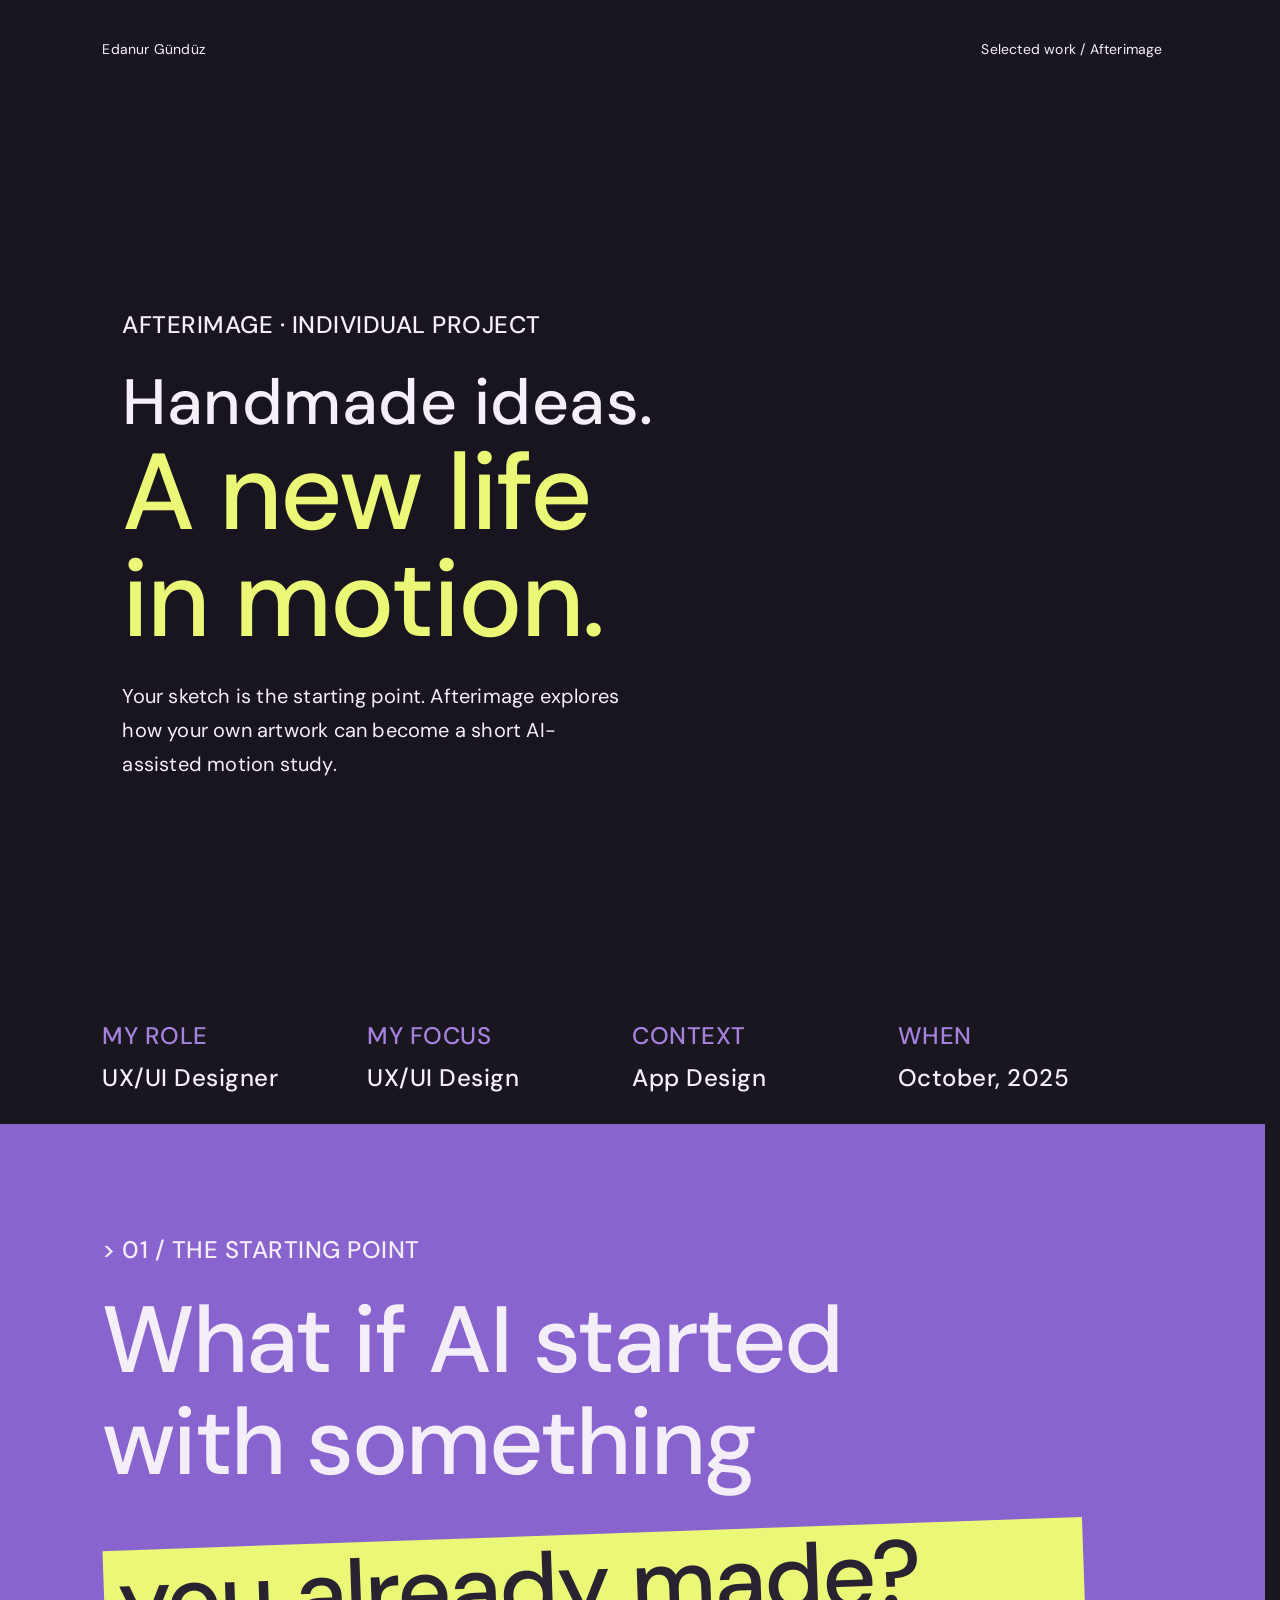
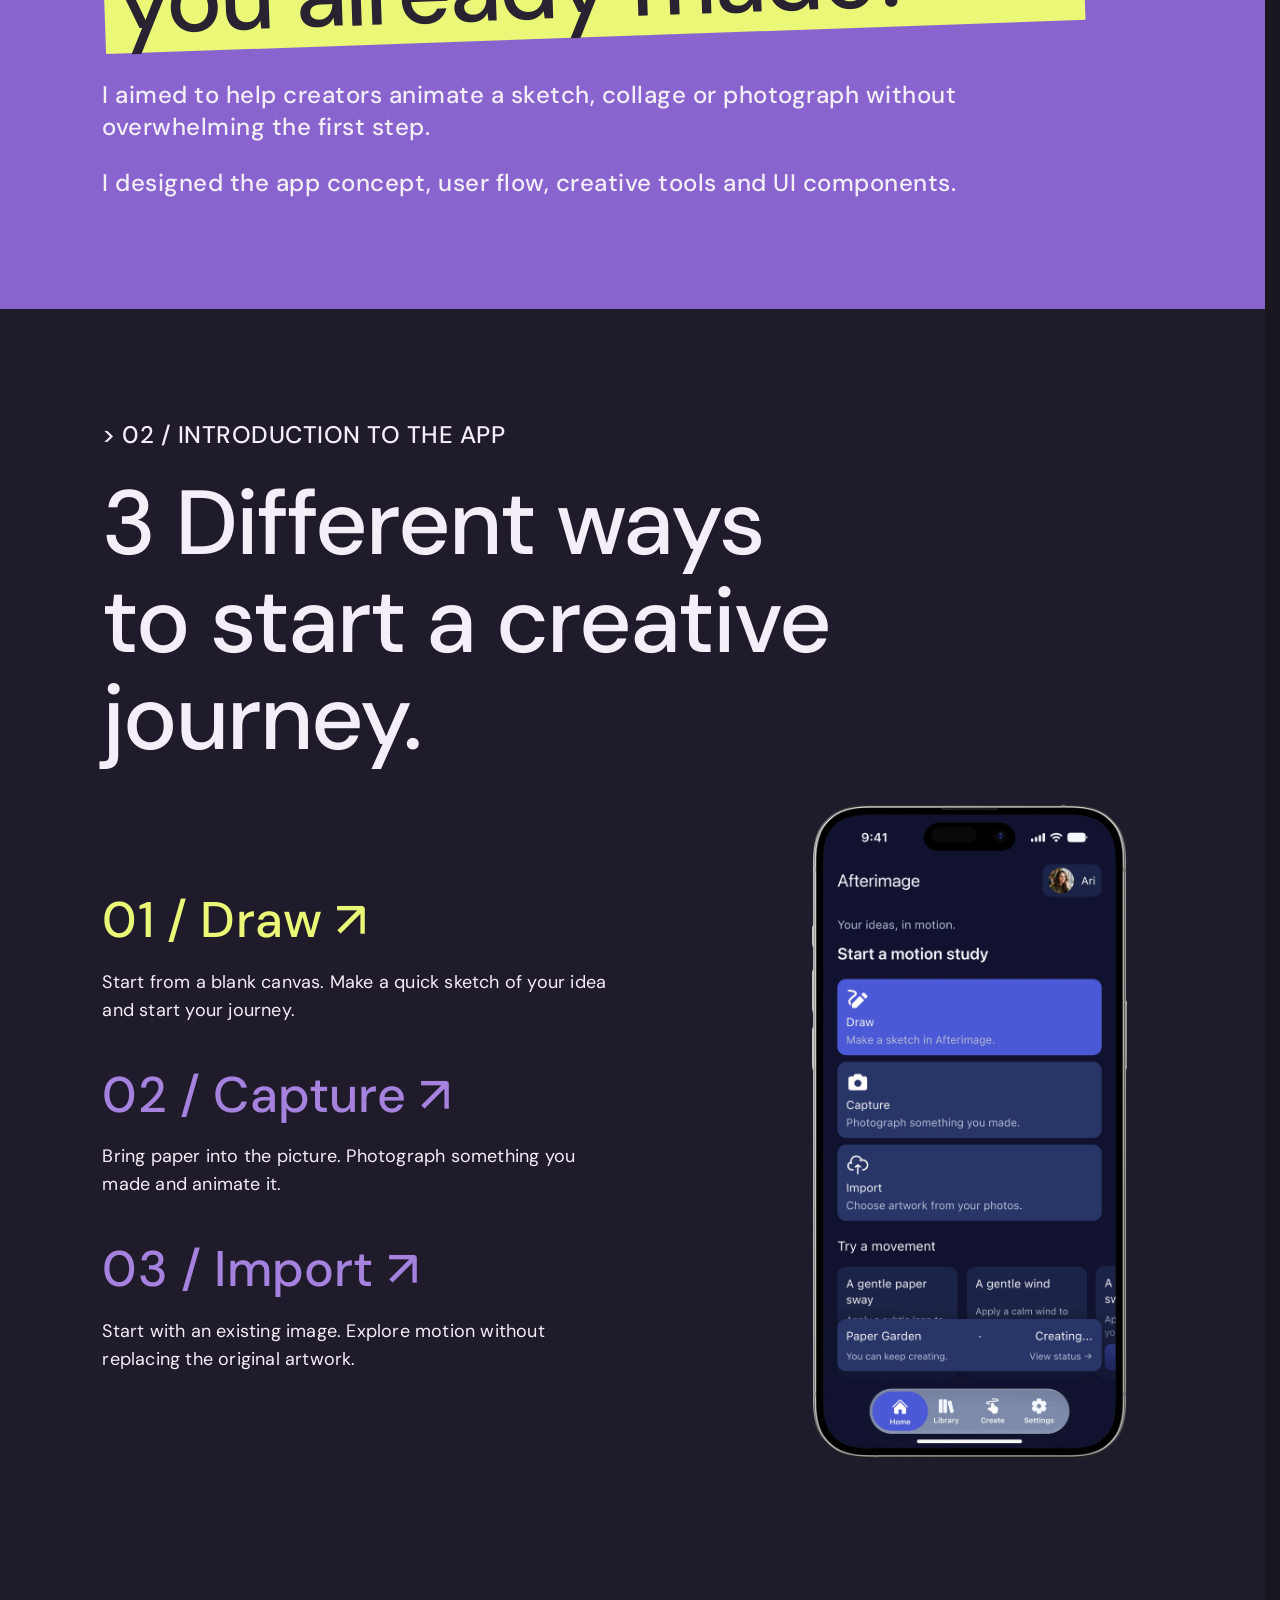
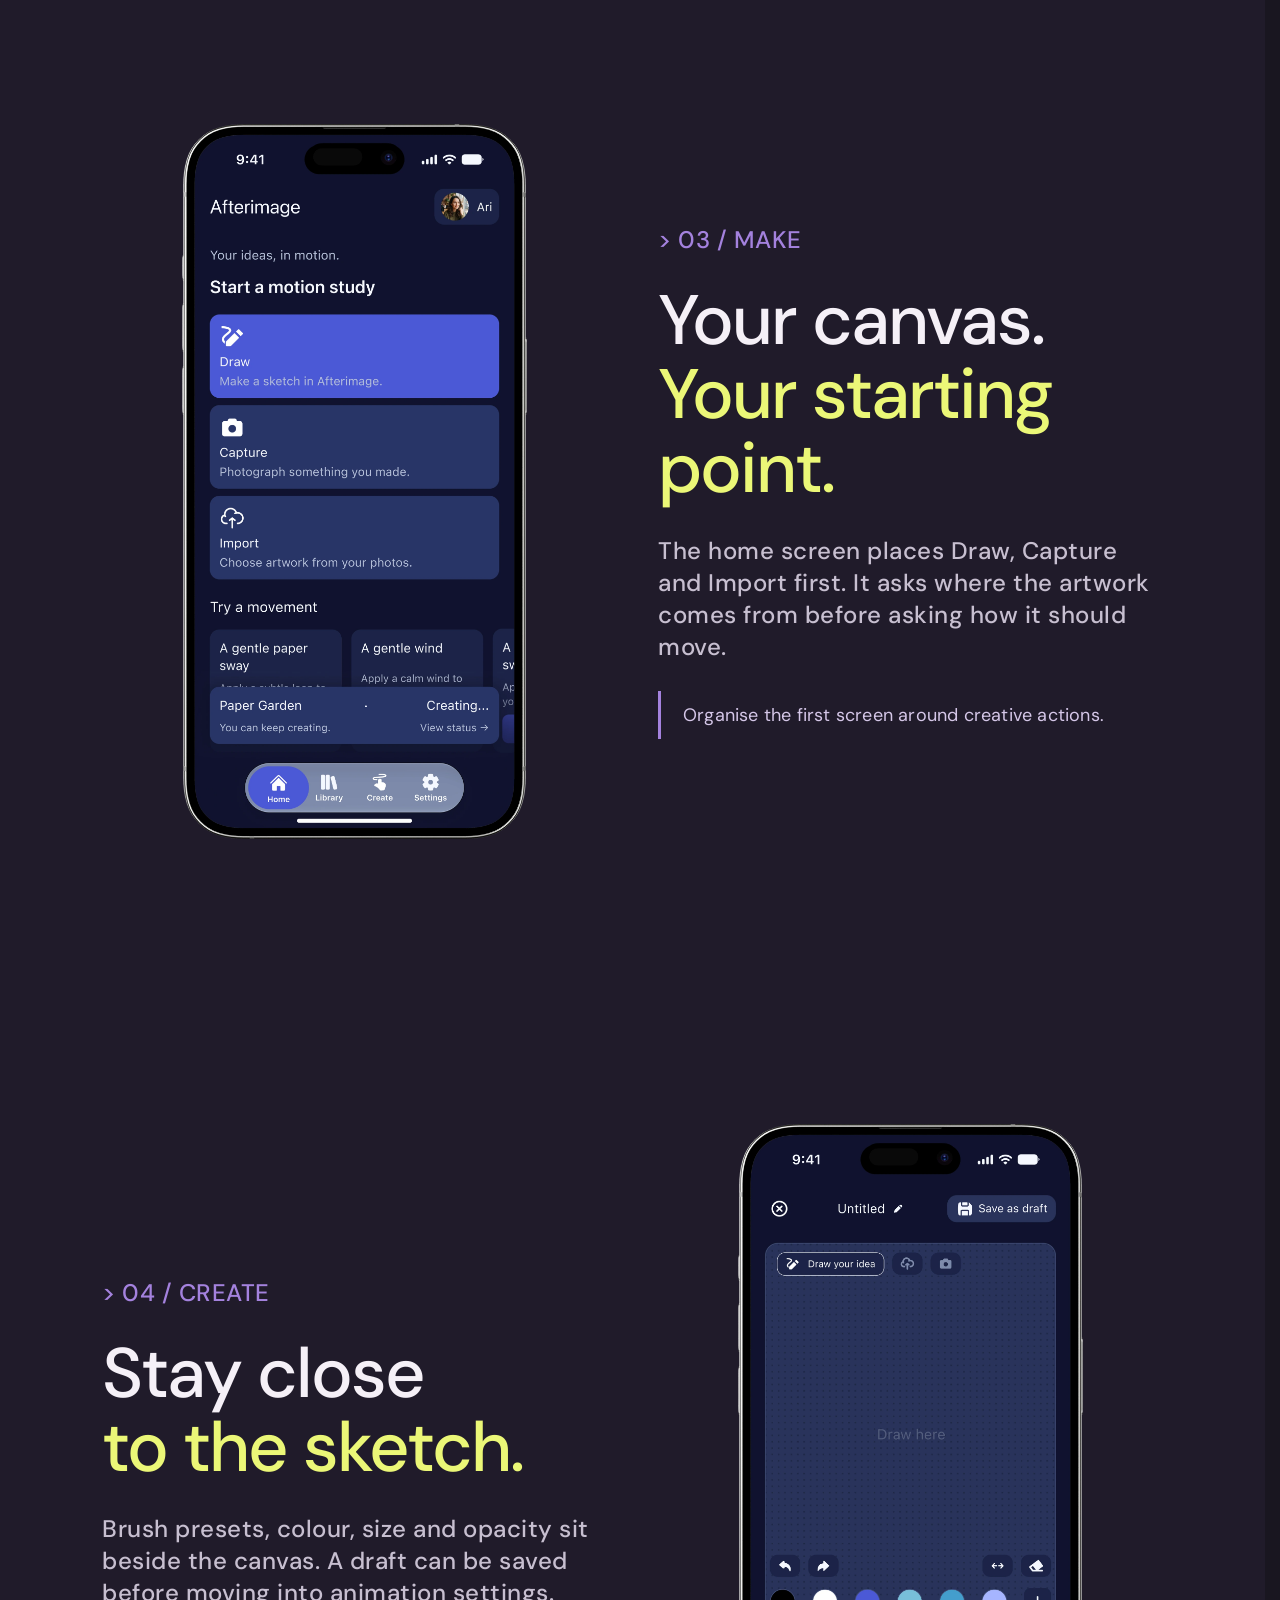
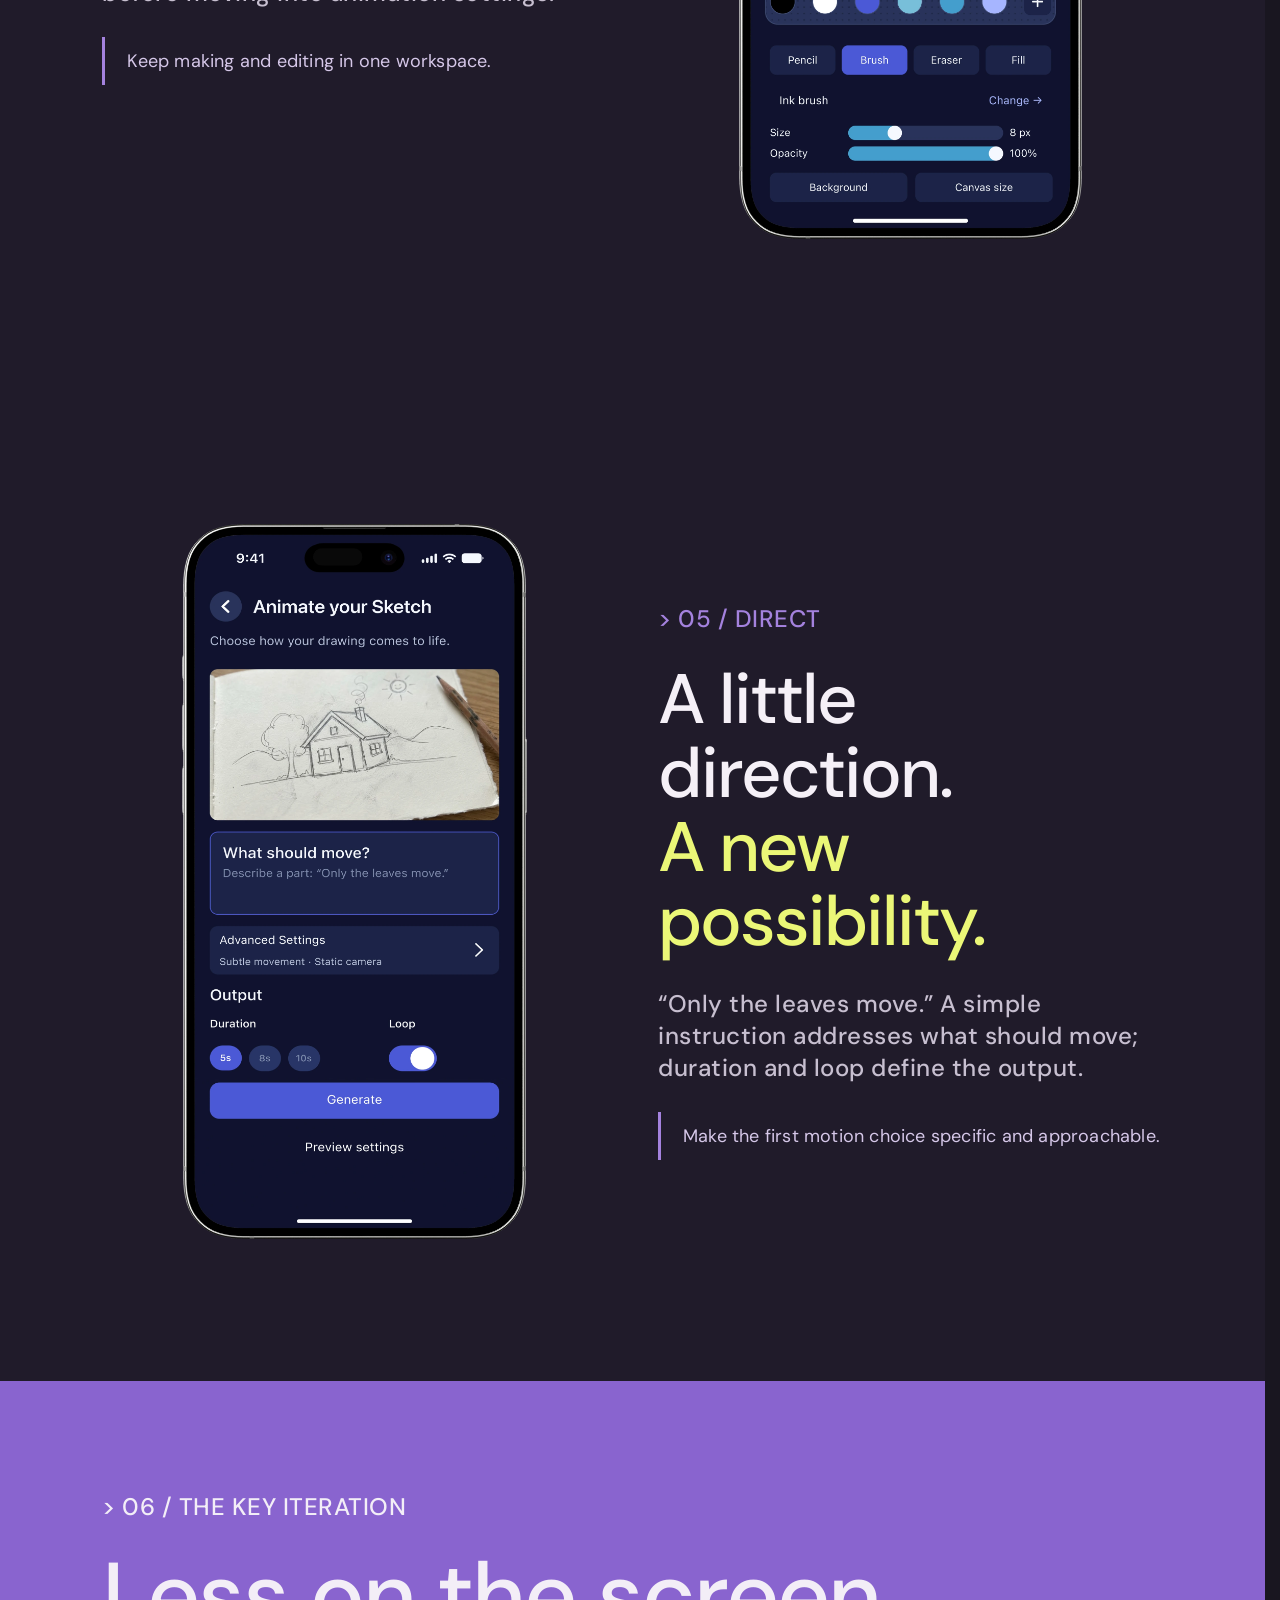
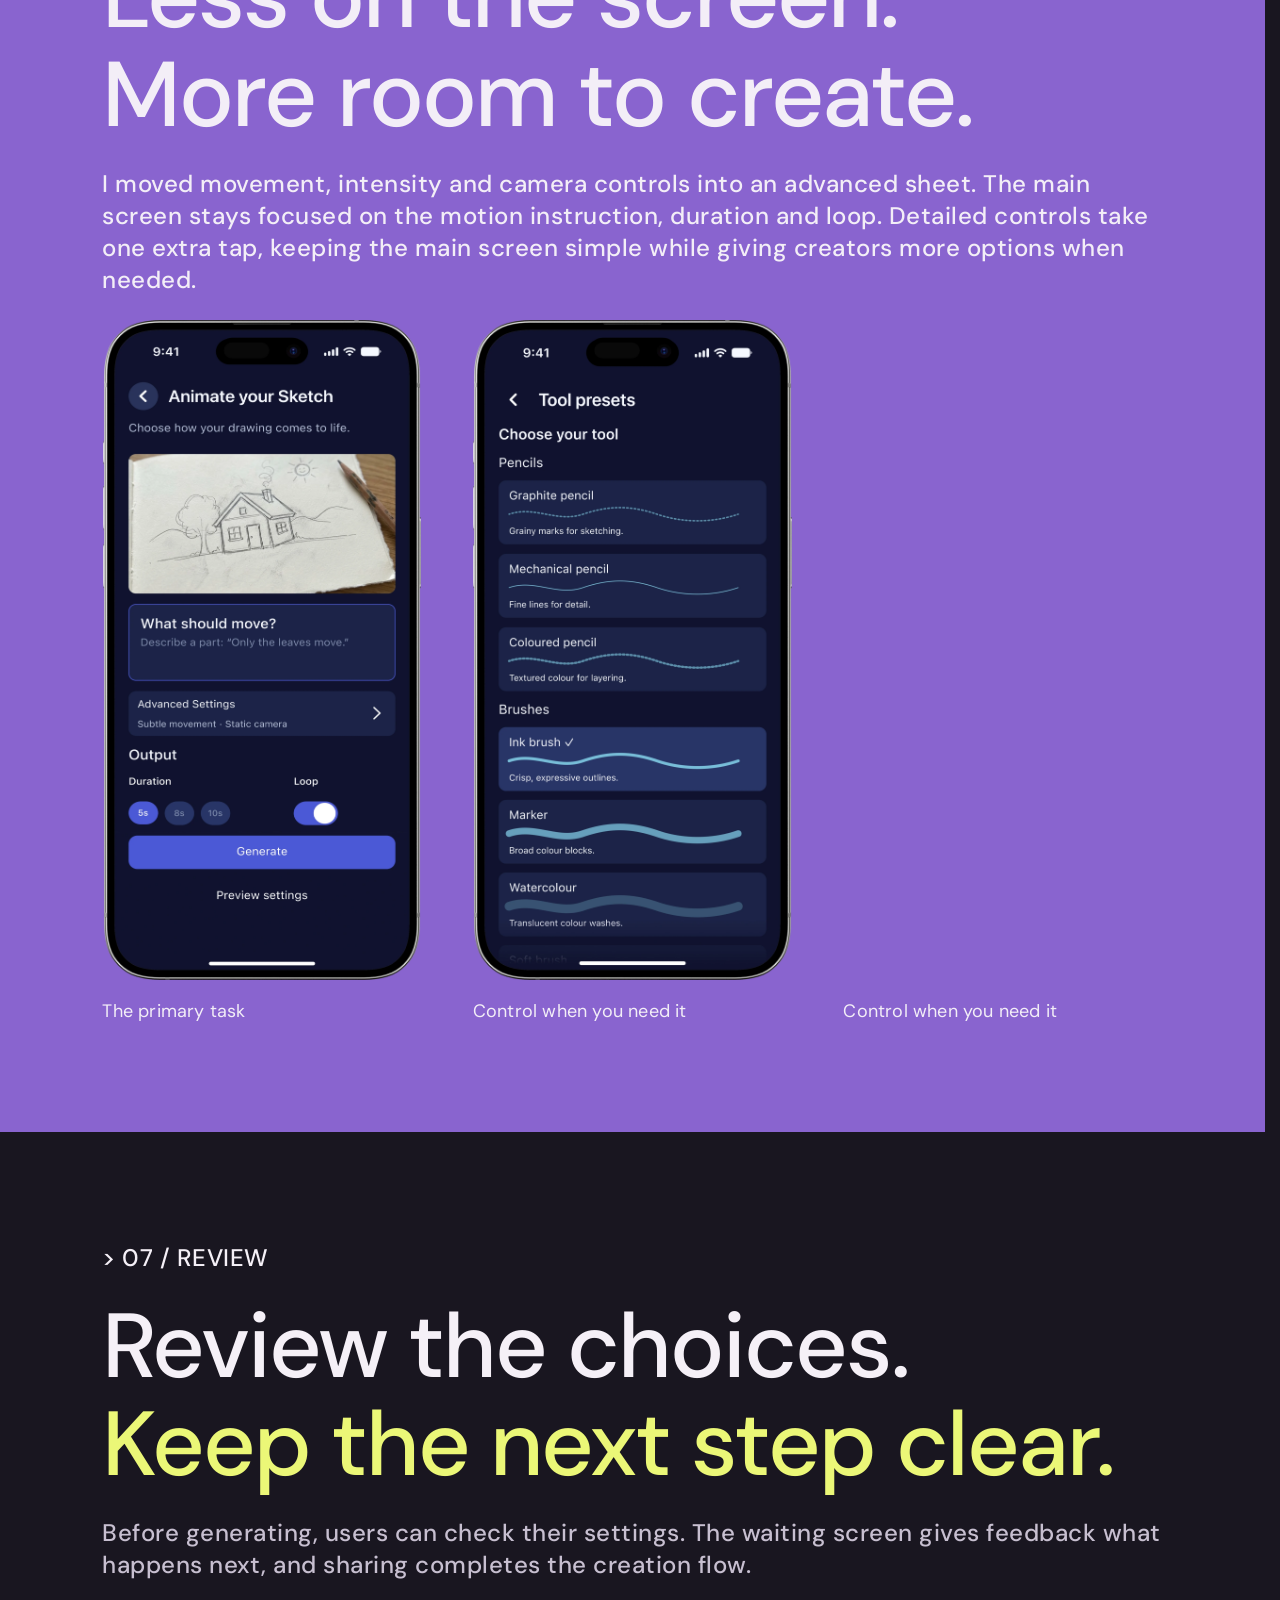
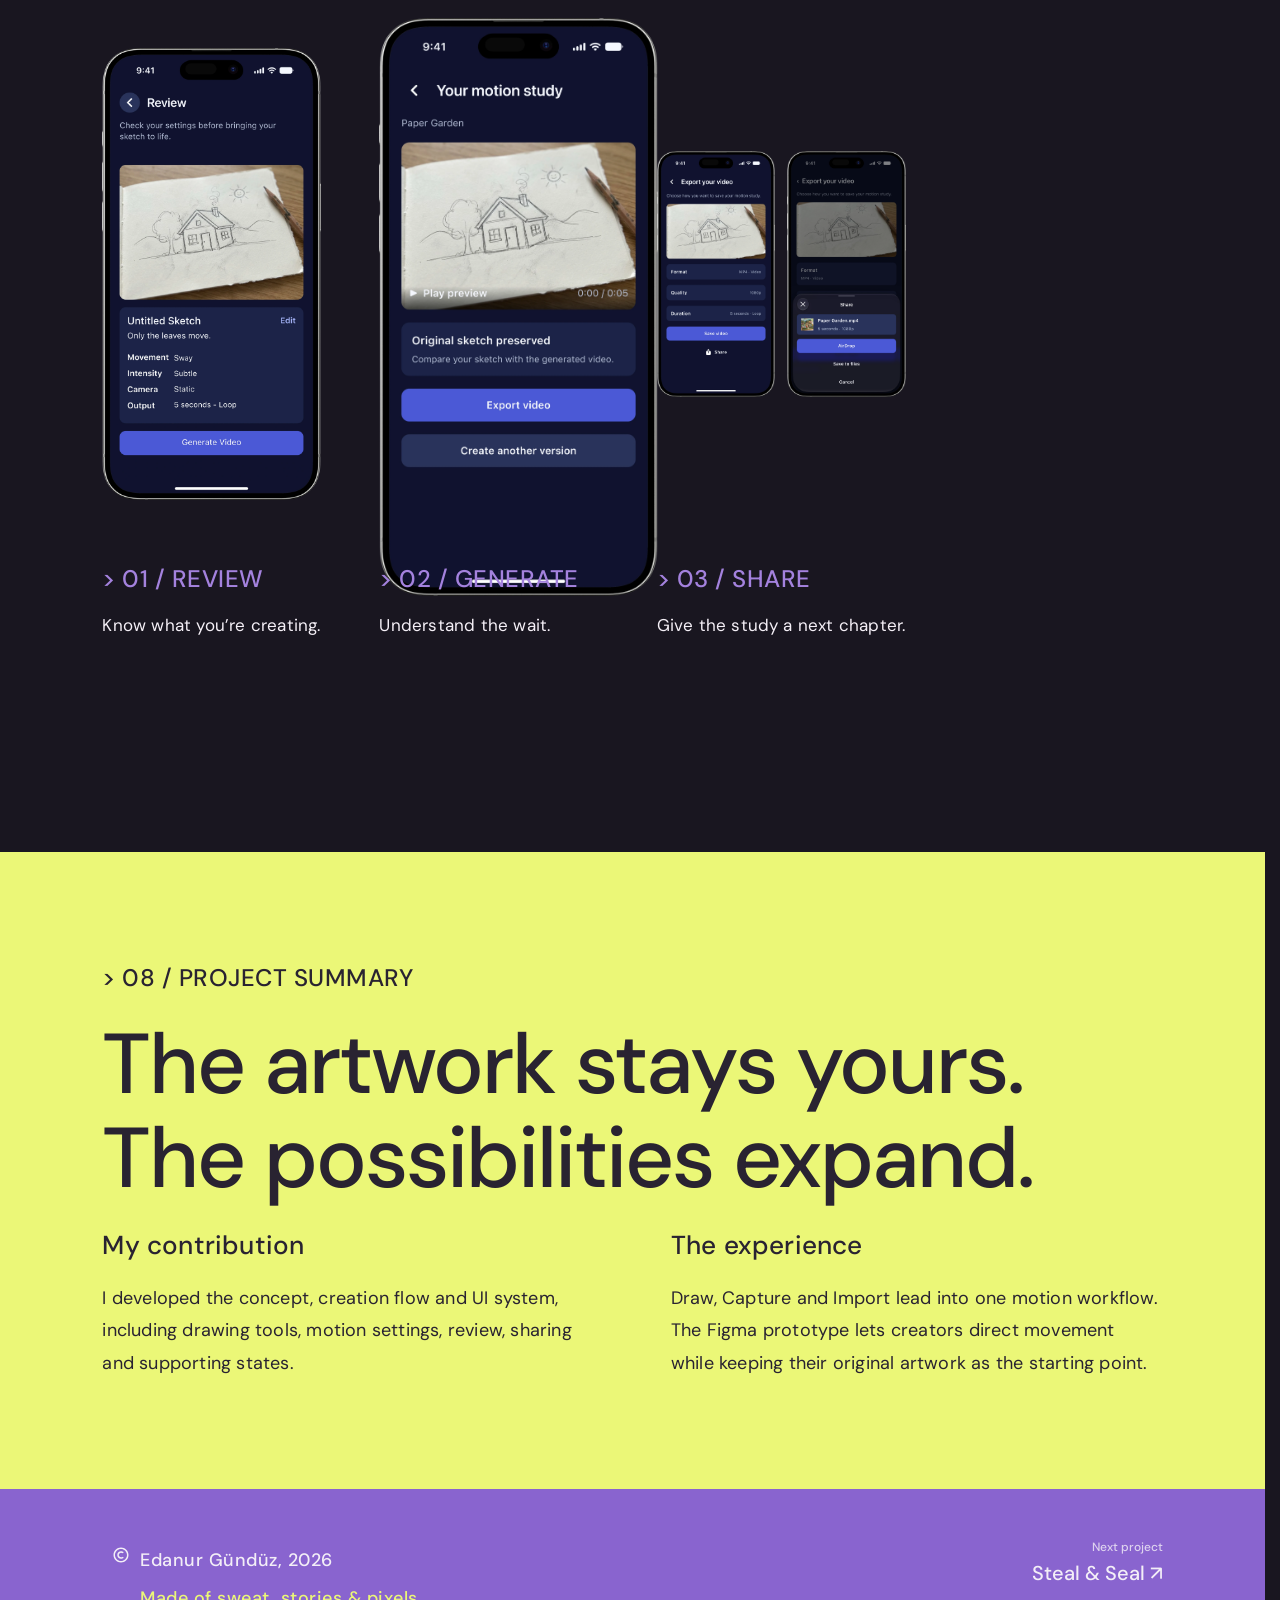
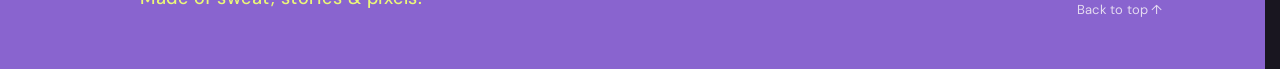
<file: website/afterimage-scroll-story.html>
<!doctype html><html lang="en"><head><meta charset="utf-8"><meta name="viewport" content="width=device-width,initial-scale=1"><meta name="description" content="Afterimage — UX/UI design portfolio by Edanur Gündüz."><title>Afterimage</title><link rel="stylesheet" href="styles/foundations.css?v=20261009-windows1"><link rel="stylesheet" href="styles/figma-layout.css?v=20261009-windows1"><link rel="stylesheet" href="styles/figma-text-current.css?v=20261009-windows1"><link rel="stylesheet" href="styles/website-last.css?v=20261009-windows1"><link rel="stylesheet" href="styles/responsive.css?v=20261009-windows1"></head><body data-page="afterimage"><a class="skip-link" href="#top">Skip to content</a><div class="f15 f38 f41 f42 f193 f377 f390 page-frame case-frame" data-node-id="212:416" data-name="Afterimage — Scroll Story" id="top"><nav class="f7 f15 f38 f41 f47 f51 f89 f191 f194 f205 f368 f377 f385 f422 f429 f491 f507 case-section site-nav" data-node-id="212:417" data-name="Navigation" style="min-height:100px" id="section-212-417"><a class="f377 f385 f570" data-node-id="212:418" href="index.html">Edanur Gündüz</a><p class="f377 f385 f529" data-node-id="212:419">Selected work / Afterimage</p></nav><section class="f38 f41 f180 f191 f368 f375 f377 f385 f507 case-section case-hero" data-node-id="212:420" data-name="00 / Handmade ideas. A new life in motion." style="min-height:890px" id="section-212-420"><video class="hero-video" autoplay="" loop="" muted="" playsinline="" preload="metadata" aria-hidden="true" data-video-key="afterimage"></video><div class="f7 f9 f10 f38 f41 f42 f65 f193 f353 f377 f385 f616" data-node-id="212:421" data-name="Hero story"><p class="f48 f50 f217 f377 f385 f403 f422 f490 f616" data-node-id="212:422">AFTERIMAGE · INDIVIDUAL PROJECT</p><div class="f38 f41 f42 f50 f193 f377 f385 f635" data-node-id="212:423" data-name="Display headline"><p class="f48 f235 f377 f385 f422 f428 f492 f636 large-text" data-node-id="212:424">Handmade ideas.</p><div class="f45 f197 f377 f385 f397 f416 f488 f616 large-text" data-node-id="212:425" role="heading" aria-level="2"><p class="f203 f312">A new life
</p><p class="f203">in motion.</p></div></div><p class="f46 f51 f219 f377 f385 f402 f418 f489 f594" data-node-id="212:426">Your sketch is the starting point. Afterimage explores how your own artwork can become a short AI-assisted motion study.</p></div></section><section class="f7 f15 f38 f41 f48 f50 f191 f194 f217 f368 f373 f377 f385 f403 f490 f507 case-section context-grid" data-node-id="212:427" data-name="Project context" id="section-212-427"><div class="f38 f41 f42 f54 f193 f377 f385" data-node-id="212:428" data-name="MY ROLE"><p class="f377 f385 f420 f556" data-node-id="212:429">MY ROLE</p><p class="f377 f385 f422 f556" data-node-id="212:430">UX/UI Designer</p></div><div class="f38 f41 f42 f54 f193 f377 f385 f556" data-node-id="212:431" data-name="MY FOCUS"><p class="f377 f385 f420 f556" data-node-id="212:432">MY FOCUS</p><p class="f377 f385 f422 f556" data-node-id="212:433">UX/UI Design</p></div><div class="f38 f41 f42 f54 f193 f377 f385 f556" data-node-id="212:434" data-name="DELIVERABLE"><p class="f377 f385 f420 f556" data-node-id="212:435">CONTEXT</p><p class="f377 f385 f422 f556" data-node-id="212:436">App Design</p></div><div class="f38 f41 f42 f54 f193 f377 f385 f556" data-node-id="212:437" data-name="CONTEXT"><p class="f377 f385 f420 f556" data-node-id="212:438">WHEN</p><p class="f377 f385 f422 f556" data-node-id="212:439">October, 2025</p></div></section><section class="f19 f38 f41 f42 f63 f193 f364 f370 f377 f385 f507 case-section" data-node-id="212:440" data-name="01 / Reframing the starting point" id="section-212-440"><p class="f7 f48 f50 f217 f377 f385 f403 f418 f490 f504" data-node-id="212:441">&gt; 01 / THE STARTING POINT</p><div class="f7 f45 f50 f197 f377 f385 f414 f418 f488 f504 large-text" data-node-id="212:442" role="heading" aria-level="2"><p class="f199 f312">What if AI started
</p><p class="f199">with something</p></div><div class="f41 f101 f191 f195 f377 f385 f633" data-node-id="212:443"><div class="f1 f43"><div class="f14 f38 f41 f42 f193 f366 f377 f632" data-name="Highlighted question"><p class="f7 f45 f50 f201 f377 f385 f414 f417 f488 f628 large-text" data-node-id="212:444">you already made?</p></div></div></div><p class="f7 f48 f50 f234 f377 f385 f418 f427 f492 f622" data-node-id="212:445">I aimed to help creators animate a sketch, collage or photograph without overwhelming the first step.</p><p class="f7 f48 f50 f234 f377 f385 f418 f427 f492 f622" data-node-id="212:446">I designed the app concept, user flow, creative tools and UI components.</p></section><section class="f21 f38 f41 f42 f63 f93 f193 f364 f370 f377 f385 f507 case-section" data-node-id="212:447" data-name="02 / Three ways in" style="min-height:1170px" id="section-212-447"><p class="f7 f48 f50 f217 f377 f385 f403 f418 f490 f504" data-node-id="212:448">&gt; 02 / INTRODUCTION TO THE APP</p><div class="f7 f45 f50 f197 f377 f385 f412 f418 f488 f504 large-text" data-node-id="212:449" role="heading" aria-level="2"><p class="f229 f312">3 Different ways
</p><p class="f229">to start a creative journey.</p></div><div class="f38 f41 f55 f165 f191 f377 f385 f504" data-node-id="212:450" data-name="Entry actions and home"><div class="f7 f38 f41 f42 f72 f193 f377 f385 f607" data-node-id="212:451" data-name="Creative starting points"><div class="f38 f41 f42 f60 f193 f377 f385 f607" data-node-id="212:452" data-name="01 / Draw ↗"><p class="f45 f50 f221 f377 f385 f405 f420 f489 f607 large-text" data-node-id="212:453">01 / Draw ↗</p><p class="f47 f51 f231 f377 f385 f418 f424 f491 f595" data-node-id="212:454">Start from a blank canvas. Make a quick sketch of your idea and start your journey.</p></div><div class="f38 f41 f42 f60 f193 f377 f385 f607" data-node-id="212:455" data-name="02 / Capture ↗"><p class="f45 f50 f221 f377 f385 f405 f420 f489 f607 large-text" data-node-id="212:456">02 / Capture ↗</p><p class="f47 f51 f231 f377 f385 f418 f424 f491 f595" data-node-id="212:457">Bring paper into the picture. Photograph something you made and animate it.</p></div><div class="f38 f41 f42 f60 f193 f377 f385 f607" data-node-id="212:458" data-name="03 / Import ↗"><p class="f45 f50 f221 f377 f385 f405 f420 f489 f607 large-text" data-node-id="212:459">03 / Import ↗</p><p class="f47 f51 f231 f377 f385 f418 f424 f491 f595" data-node-id="212:460">Start with an existing image. Explore motion without replacing the original artwork.</p></div></div><div class="f163 f377 f385 f568 image-slot" data-node-id="212:461" data-name="Home / Draw Capture Import"><img alt="HomeDrawCaptureImport" class="f8 f186 f311 f346 f359 f390" src="assets/afterimage/imgHomeDrawCaptureImport.webp" width="1351" height="2800" decoding="async" loading="lazy"></div></div></section><section class="f21 f38 f41 f81 f88 f191 f364 f370 f377 f385 f507 case-section scroll-scene" data-node-id="212:462" data-name="03 / MAKE / Scroll scene" style="min-height:1000px" id="section-212-462"><div class="f38 f41 f42 f169 f191 f195 f377 f385 f602 scene-media" data-node-id="212:463" data-name="Sticky phone / home" style="--asset-ratio:1351/2800"><div class="f168 f377 f385 f575 image-slot" data-node-id="212:464" data-name="Project screen / home"><img alt="HomeDrawCaptureImport" class="f8 f186 f311 f346 f359 f390" src="assets/afterimage/imgHomeDrawCaptureImport.webp" width="1351" height="2800" decoding="async" loading="lazy"></div></div><div class="f38 f41 f42 f67 f193 f377 f385 f600 scene-copy" data-node-id="212:465" data-name="03 / MAKE / Copy"><p class="f7 f48 f50 f217 f377 f385 f403 f420 f490 f600" data-node-id="212:466">&gt; 03 / MAKE</p><div class="f7 f38 f41 f42 f45 f50 f193 f223 f377 f385 f407 f488 f600" data-node-id="212:467" data-name="Story headline" role="heading" aria-level="2"><p class="f377 f385 f422 f600 large-text" data-node-id="212:468">Your canvas.</p><p class="f377 f385 f416 f600 large-text" data-node-id="212:469">Your starting point.</p></div><p class="f7 f48 f50 f217 f377 f385 f403 f423 f490 f593" data-node-id="212:470">The home screen places Draw, Capture and Import first. It asks where the artwork comes from before asking how it should move.</p><div class="f29 f32 f33 f38 f41 f42 f193 f357 f369 f377 f385 f594" data-node-id="212:471" data-name="ShoCo / Story decision note"><p class="f7 f46 f51 f212 f377 f385 f401 f421 f489 f590" data-node-id="I212:471;59:43">Organise the first screen around creative actions.</p></div></div></section><section class="f21 f38 f41 f81 f88 f191 f364 f370 f377 f385 f507 case-section scroll-scene" data-node-id="212:472" data-name="04 / CREATE / Scroll scene" style="min-height:1000px" id="section-212-472"><div class="f38 f41 f42 f67 f193 f377 f385 f600 scene-copy" data-node-id="212:473" data-name="04 / CREATE / Copy"><p class="f7 f48 f50 f217 f377 f385 f403 f420 f490 f600" data-node-id="212:474">&gt; 04 / CREATE</p><div class="f7 f38 f41 f42 f45 f50 f193 f223 f377 f385 f407 f488 f600" data-node-id="212:475" data-name="Story headline" role="heading" aria-level="2"><p class="f377 f385 f422 f600 large-text" data-node-id="212:476">Stay close</p><p class="f377 f385 f416 f600 large-text" data-node-id="212:477">to the sketch.</p></div><p class="f7 f48 f50 f217 f377 f385 f403 f423 f490 f593" data-node-id="212:478">Brush presets, colour, size and opacity sit beside the canvas. A draft can be saved before moving into animation settings.</p><div class="f29 f32 f33 f38 f41 f42 f193 f357 f369 f377 f385 f594" data-node-id="212:479" data-name="ShoCo / Story decision note"><p class="f7 f46 f51 f212 f377 f385 f401 f421 f489 f590" data-node-id="I212:479;59:43">Keep making and editing in one workspace.</p></div></div><div class="f38 f41 f42 f169 f191 f195 f377 f385 f602 scene-media" data-node-id="212:480" data-name="Sticky phone / draw" style="--asset-ratio:1351/2800"><div class="f168 f377 f385 f575 image-slot" data-node-id="212:481" data-name="Project screen / draw"><img alt="ProjectScreenDraw" class="f8 f186 f311 f346 f359 f390" src="assets/afterimage/imgProjectScreenDraw.webp" width="1351" height="2800" decoding="async" loading="lazy"></div></div></section><section class="f21 f38 f41 f81 f88 f191 f364 f370 f377 f385 f507 case-section scroll-scene" data-node-id="212:482" data-name="05 / DIRECT / Scroll scene" style="min-height:1000px" id="section-212-482"><div class="f38 f41 f42 f169 f191 f195 f377 f385 f602 scene-media" data-node-id="212:483" data-name="Sticky phone / motion" style="--asset-ratio:1351/2800"><div class="f168 f377 f385 f575 image-slot" data-node-id="212:484" data-name="Project screen / motion"><img alt="ProjectScreenMotion" class="f8 f186 f311 f346 f359 f390" src="assets/afterimage/imgProjectScreenMotion.webp" width="1351" height="2800" decoding="async" loading="lazy"></div></div><div class="f38 f41 f42 f67 f193 f377 f385 f600 scene-copy" data-node-id="212:485" data-name="05 / DIRECT / Copy"><p class="f7 f48 f50 f217 f377 f385 f403 f420 f490 f600" data-node-id="212:486">&gt; 05 / DIRECT</p><div class="f7 f38 f41 f42 f45 f50 f193 f223 f377 f385 f407 f488 f600" data-node-id="212:487" data-name="Story headline" role="heading" aria-level="2"><p class="f377 f385 f422 f600 large-text" data-node-id="212:488">A little direction.</p><p class="f377 f385 f416 f600 large-text" data-node-id="212:489">A new possibility.</p></div><p class="f7 f48 f50 f217 f377 f385 f403 f423 f490 f593" data-node-id="212:490">“Only the leaves move.” A simple instruction addresses what should move; duration and loop define the output.</p><div class="f29 f32 f33 f38 f41 f42 f193 f357 f369 f377 f385 f594" data-node-id="212:491" data-name="ShoCo / Story decision note"><p class="f7 f46 f51 f212 f377 f385 f401 f421 f489 f590" data-node-id="I212:491;59:43">Make the first motion choice specific and approachable.</p></div></div></section><section class="f19 f38 f41 f42 f63 f100 f193 f364 f370 f377 f385 f507 case-section" data-node-id="212:492" data-name="06 / The key iteration" style="min-height:1340px" id="section-212-492"><p class="f7 f48 f50 f217 f377 f385 f403 f418 f490 f504" data-node-id="212:493">&gt; 06 / THE KEY ITERATION</p><div class="f7 f45 f50 f197 f377 f385 f413 f418 f488 f504 large-text" data-node-id="212:494" role="heading" aria-level="2"><p class="f230 f312">Less on the screen.
</p><p class="f230">More room to create.</p></div><p class="f7 f48 f50 f234 f313 f377 f385 f418 f427 f492 f634" data-node-id="212:495">I moved movement, intensity and camera controls into an advanced sheet. The main screen stays focused on the motion instruction, duration and loop. Detailed controls take one extra tap, keeping the main screen simple while giving creators more options when needed.</p><div class="f38 f41 f57 f167 f193 f195 f377 f385 f504" data-node-id="212:496" data-name="Main screen and advanced sheet"><div class="f38 f41 f42 f62 f193 f377 f385 f562" data-node-id="212:497" data-name="The primary task"><div class="f159 f377 f385 f562 image-slot" data-node-id="212:498" data-name="The primary task"><img alt="ProjectScreenMotion" class="f8 f186 f311 f346 f359 f390" src="assets/afterimage/imgProjectScreenMotion.webp" width="1351" height="2800" decoding="async" loading="lazy"></div><p class="f7 f47 f51 f208 f377 f385 f418 f424 f491 f562" data-node-id="212:499">The primary task</p></div><div class="f38 f41 f42 f62 f193 f377 f385 f562" data-node-id="212:500" data-name="Control when you need it"><div class="f159 f377 f385 f562 image-slot" data-node-id="212:501" data-name="Control when you need it"><img alt="ControlWhenYouNeedIt" class="f8 f186 f311 f346 f359 f390" src="assets/afterimage/imgControlWhenYouNeedIt.webp" width="1351" height="2800" decoding="async" loading="lazy"></div><p class="f7 f47 f51 f208 f377 f385 f418 f424 f491 f562" data-node-id="212:502">Control when you need it</p></div><div class="f38 f41 f42 f62 f193 f377 f385 f562" data-node-id="212:503" data-name="Control when you need it"><div class="f159 f377 f385 f562 image-slot" data-node-id="212:504" data-name="Control when you need it"><img alt="ControlWhenYouNeedIt1" class="f8 f186 f311 f346 f359 f390" src="assets/afterimage/imgControlWhenYouNeedIt1.webp" width="1351" height="2800" decoding="async" loading="lazy"></div><p class="f7 f47 f51 f208 f377 f385 f418 f424 f491 f562" data-node-id="212:505">Control when you need it</p></div></div></section><section class="f15 f38 f41 f42 f63 f97 f193 f364 f370 f377 f385 f507 case-section" data-node-id="212:506" data-name="07 / Close the creative loop" style="min-height:1320px" id="section-212-506"><p class="f7 f48 f50 f217 f377 f385 f403 f422 f490 f504" data-node-id="212:507">&gt; 07 / REVIEW</p><div class="f7 f38 f41 f42 f45 f50 f193 f229 f377 f385 f412 f488 f504" data-node-id="212:508" data-name="Closing headline" role="heading" aria-level="2"><p class="f377 f385 f422 f504 large-text" data-node-id="212:509">Review the choices.</p><p class="f377 f385 f416 f504 large-text" data-node-id="212:510">Keep the next step clear.</p></div><p class="f7 f48 f50 f234 f313 f377 f385 f423 f427 f492 f634" data-node-id="212:511">Before generating, users can check their settings. The waiting screen gives feedback what happens next, and sharing completes the creation flow.</p><div class="f38 f41 f191 f194 f377 f385 f635" data-node-id="212:512" data-name="Review Generate Share"><div class="f38 f41 f42 f59 f172 f191 f195 f377 f385 f562" data-node-id="212:513" data-name="Know what you’re creating."><div class="f158 f377 f385 f548 image-slot" data-node-id="212:514" data-name="Know what you’re creating."><img alt="KnowWhatYoureCreating" class="f8 f186 f311 f346 f359 f390" src="assets/afterimage/imgKnowWhatYoureCreating.webp" width="1351" height="2800" decoding="async" loading="lazy"></div><p class="f7 f48 f50 f217 f377 f385 f403 f420 f490 f562" data-node-id="212:515">&gt; 01 / REVIEW</p><p class="f7 f46 f51 f206 f377 f385 f400 f422 f489 f562" data-node-id="212:516">Know what you’re creating.</p></div><div class="f38 f41 f42 f59 f172 f191 f195 f377 f385 f562" data-node-id="212:517" data-name="Understand the wait."><div class="f157 f377 f385 f546" data-node-id="212:518" data-name="Understand the wait."><div class="f8 f186 f351 f359 image-slot"><img alt="UnderstandTheWait" class="f8 f181 f236 f311 f451 f635" src="assets/afterimage/imgUnderstandTheWait.webp" width="1351" height="2800" decoding="async" loading="lazy"></div></div><p class="f7 f48 f50 f217 f377 f385 f403 f420 f490 f562" data-node-id="212:519">&gt; 02 / GENERATE</p><p class="f7 f46 f51 f206 f377 f385 f400 f422 f489 f562" data-node-id="212:520">Understand the wait.</p></div><div class="f38 f41 f42 f59 f172 f193 f195 f377 f385" data-node-id="212:521" data-name="Give the study a next chapter."><div class="f38 f41 f56 f193 f377 f385" data-node-id="212:522"><div class="f158 f377 f385 f546 image-slot" data-node-id="212:523" data-name="Give the study a next chapter."><img alt="GiveTheStudyANextChapter" class="f8 f186 f311 f346 f359 f390" src="assets/afterimage/imgGiveTheStudyANextChapter.webp" width="1351" height="2800" decoding="async" loading="lazy"></div><div class="f158 f377 f385 f548 image-slot" data-node-id="212:524" data-name="Give the study a next chapter."><img alt="GiveTheStudyANextChapter1" class="f8 f186 f311 f346 f359 f390" src="assets/afterimage/imgGiveTheStudyANextChapter1.webp" width="1351" height="2800" decoding="async" loading="lazy"></div></div><p class="f7 f48 f50 f217 f377 f385 f403 f420 f490 f562" data-node-id="212:525">&gt; 03 / SHARE</p><p class="f7 f46 f51 f206 f377 f385 f400 f422 f489 f562" data-node-id="212:526">Give the study a next chapter.</p></div></div></section><section class="f7 f14 f38 f41 f42 f63 f193 f364 f370 f377 f385 f417 f507 case-section" data-node-id="212:527" data-name="08 / Outcome &amp; reflection" id="section-212-527"><p class="f48 f50 f217 f377 f385 f403 f490 f504" data-node-id="212:528">&gt; 08 / PROJECT SUMMARY</p><div class="f45 f50 f197 f377 f385 f409 f488 f504 large-text" data-node-id="212:529" role="heading" aria-level="2"><p class="f227 f312">The artwork stays yours.
</p><p class="f227">The possibilities expand.</p></div><div class="f38 f41 f52 f193 f377 f385" data-node-id="212:530" data-name="Results and next steps"><div class="f38 f41 f42 f62 f193 f377 f385 f589" data-node-id="212:531" data-name="What I designed"><p class="f45 f50 f216 f377 f385 f404 f489 f596" data-node-id="212:532">My contribution</p><p class="f47 f51 f215 f377 f385 f424 f491 f590" data-node-id="212:533">I developed the concept, creation flow and UI system, including drawing tools, motion settings, review, sharing and supporting states.</p></div><div class="f38 f41 f42 f62 f193 f377 f385 f584" data-node-id="212:534" data-name="What I would test next"><p class="f45 f50 f216 f377 f385 f404 f489 f596" data-node-id="212:535">The experience</p><p class="f47 f51 f215 f377 f385 f424 f491 f591" data-node-id="212:536">Draw, Capture and Import lead into one motion workflow. The Figma prototype lets creators direct movement while keeping their original artwork as the starting point.</p></div></div></section><footer class="f19 f38 f41 f104 f191 f194 f364 f377 f385 f507 case-section site-footer" data-node-id="212:538" data-name="Footer" style="min-height:180px" id="section-212-538"><div class="f38 f41 f54 f193 f195 f352 f377 f385" data-node-id="220:840"><div class="f377 f385 f387 image-slot" data-node-id="220:841" data-name="bx:copyright"><img alt="BxCopyright" class="f8 f23 f186 f311 f390" src="assets/afterimage/imgBxCopyright.svg"></div><div class="f7 f38 f41 f42 f48 f50 f54 f193 f195 f234 f377 f385 f427 f492 f636" data-node-id="220:844"><p class="f377 f385 f418" data-node-id="220:845">Edanur Gündüz, 2026</p><p class="f377 f385 f393" data-node-id="220:846">Made of sweat, stories &amp; pixels.</p></div></div><a class="f7 f46 f51 f213 f377 f385 f403 f422 f489 f522" data-node-id="212:544" href="#top" aria-label="Back to top">Back to top ↑</a></footer></div><script src="scripts/site.js?v=20261009-windows1" defer></script></body></html>
</file>
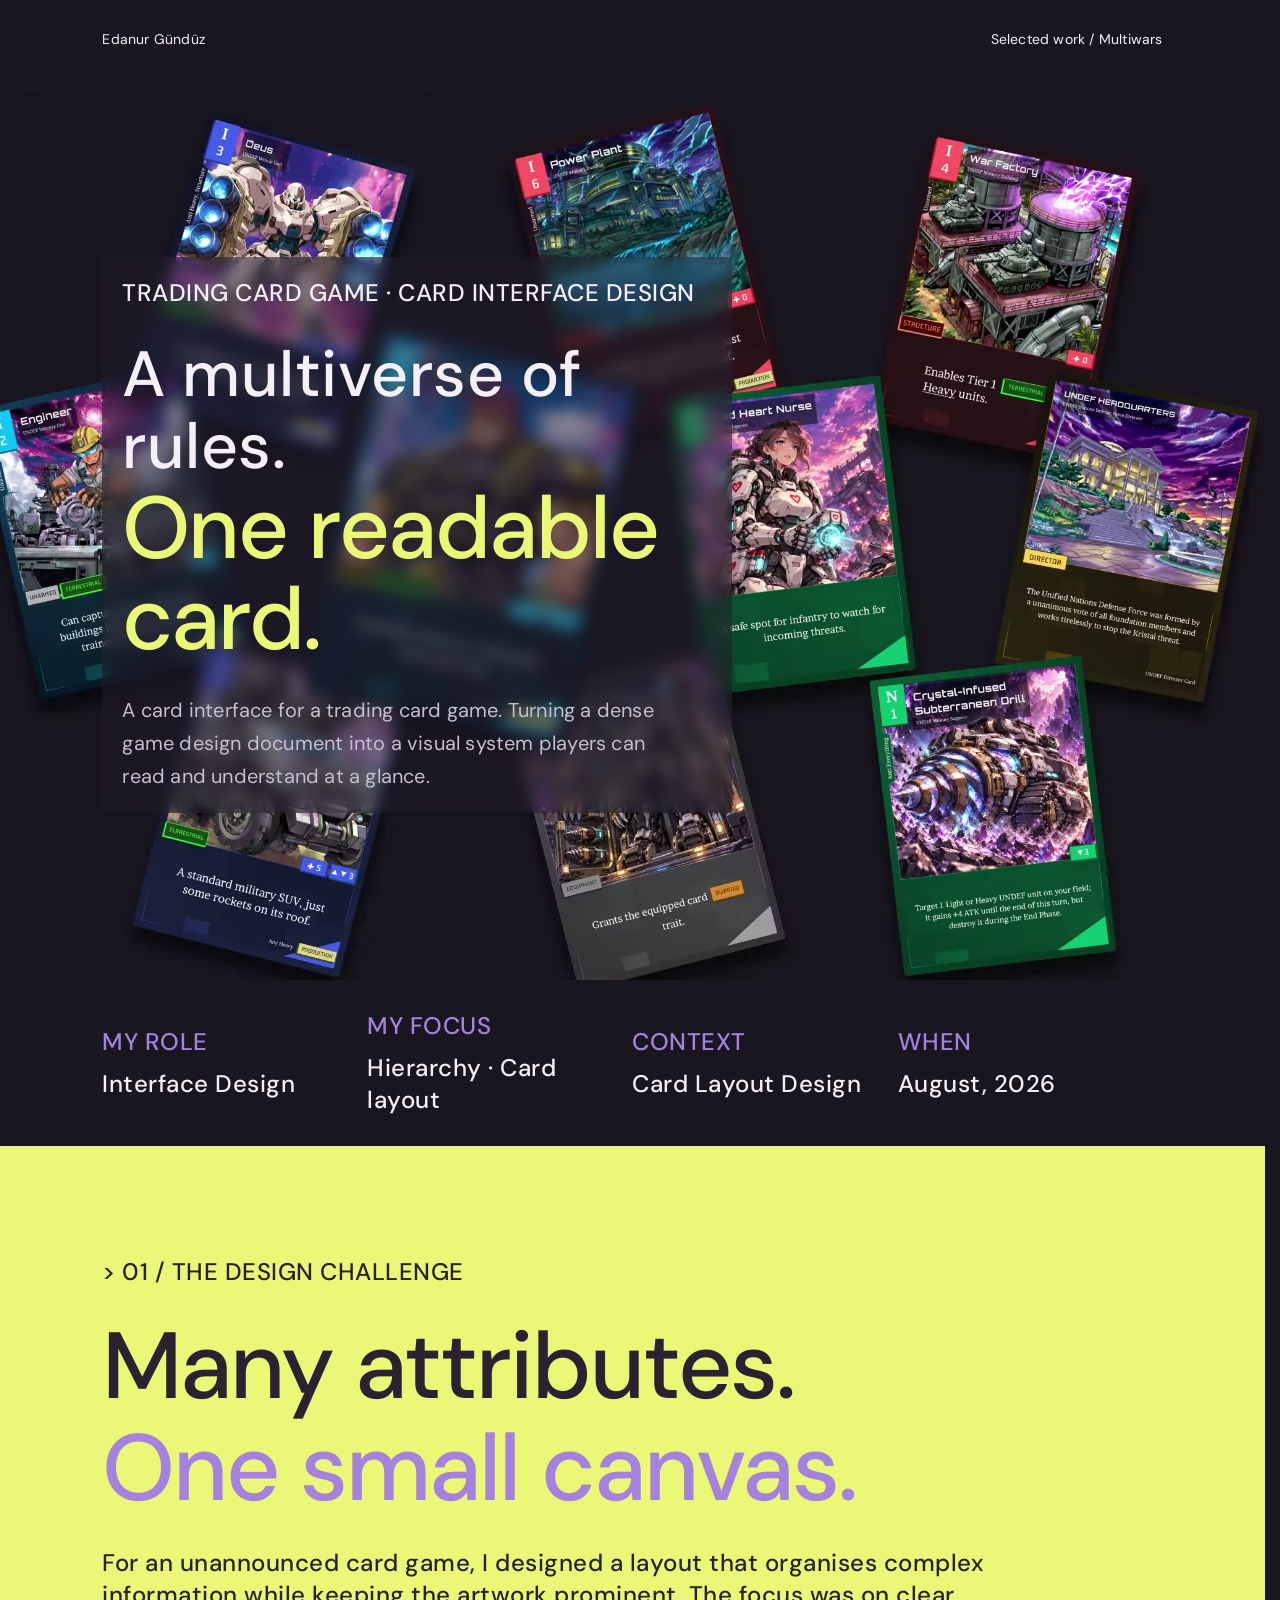
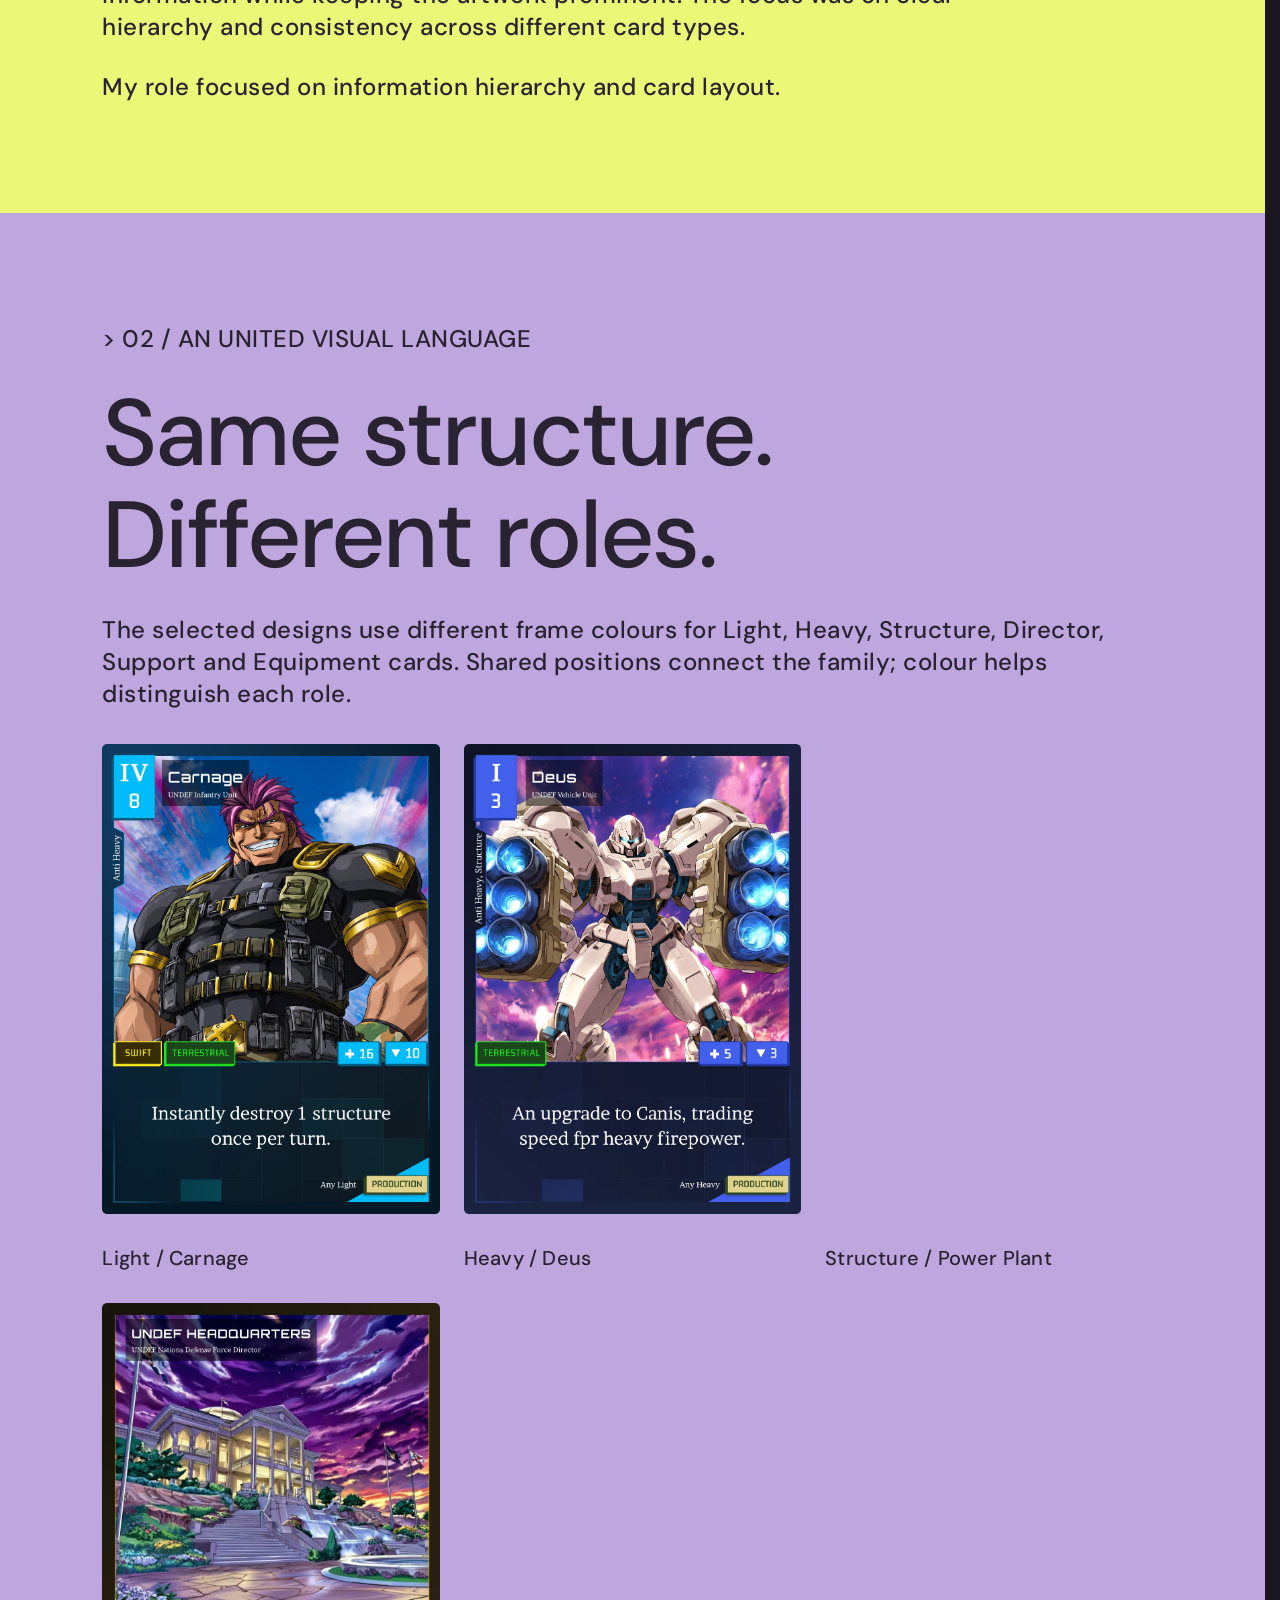
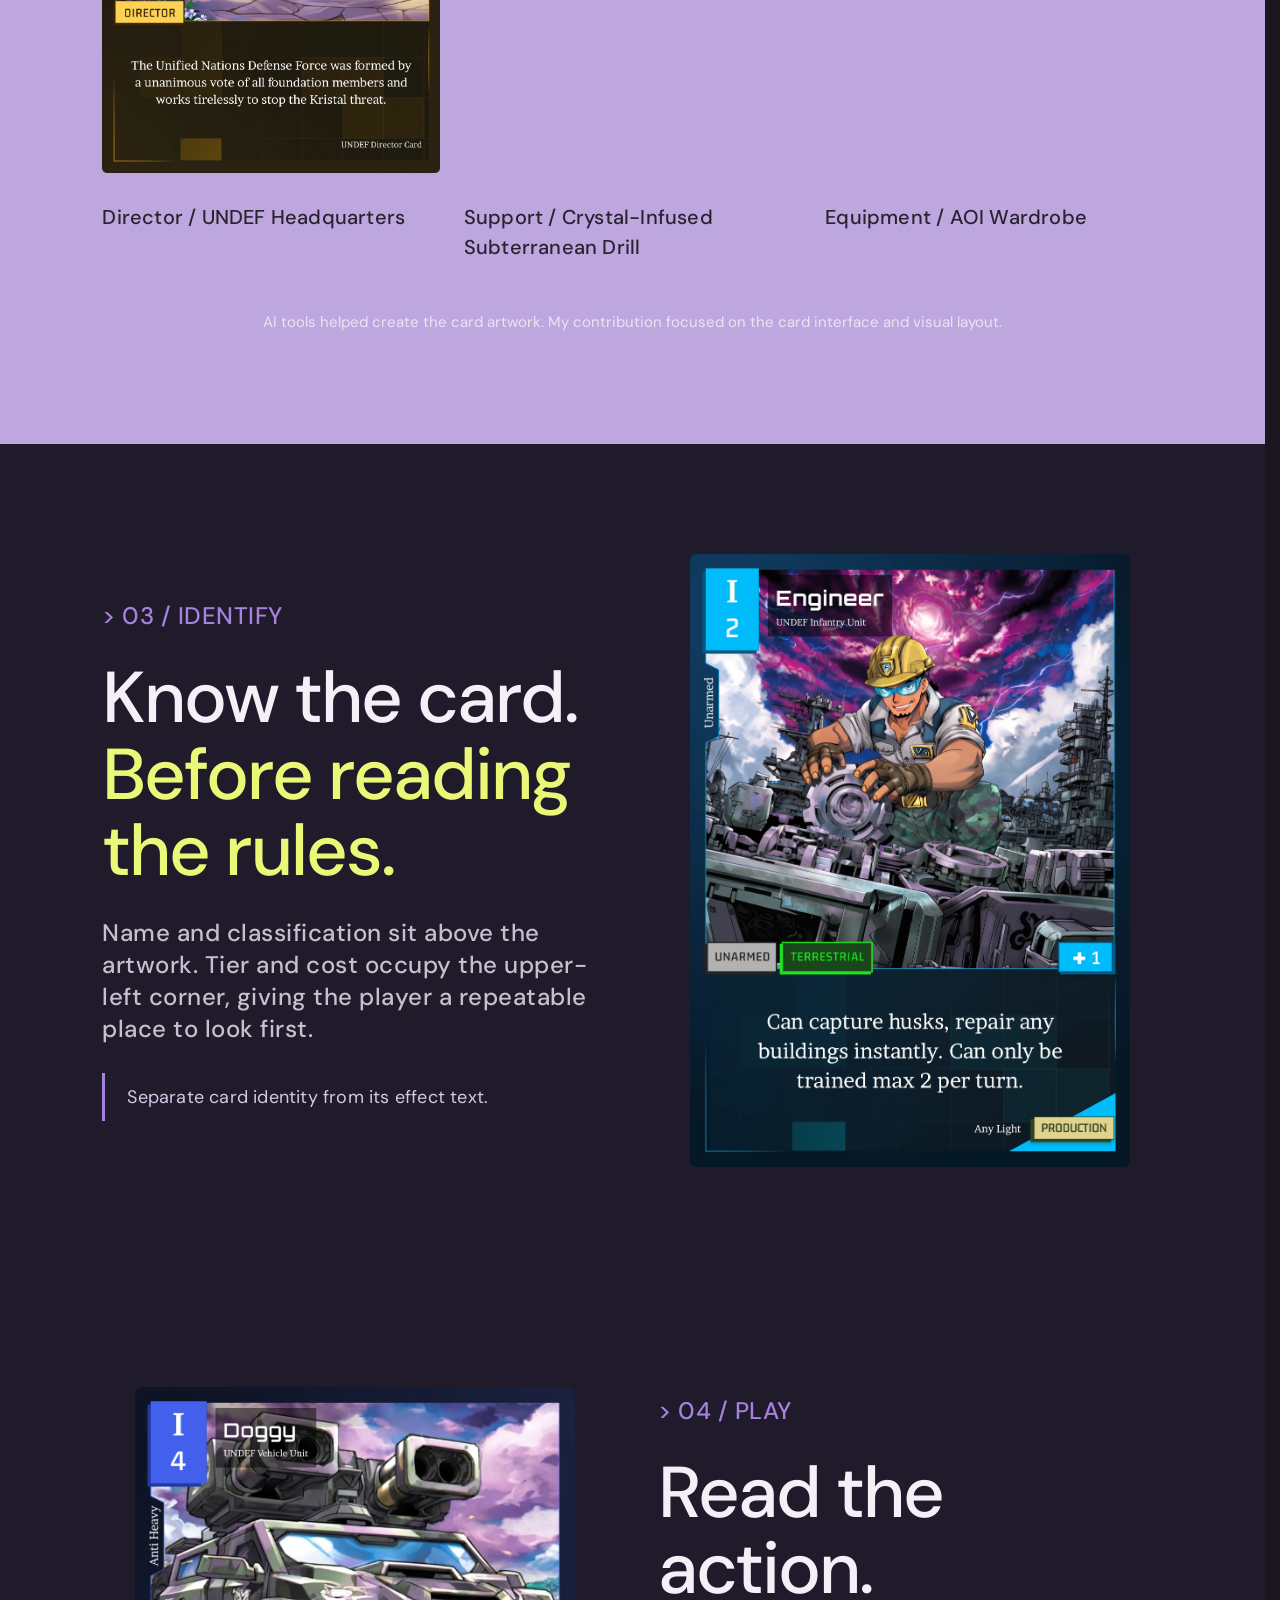
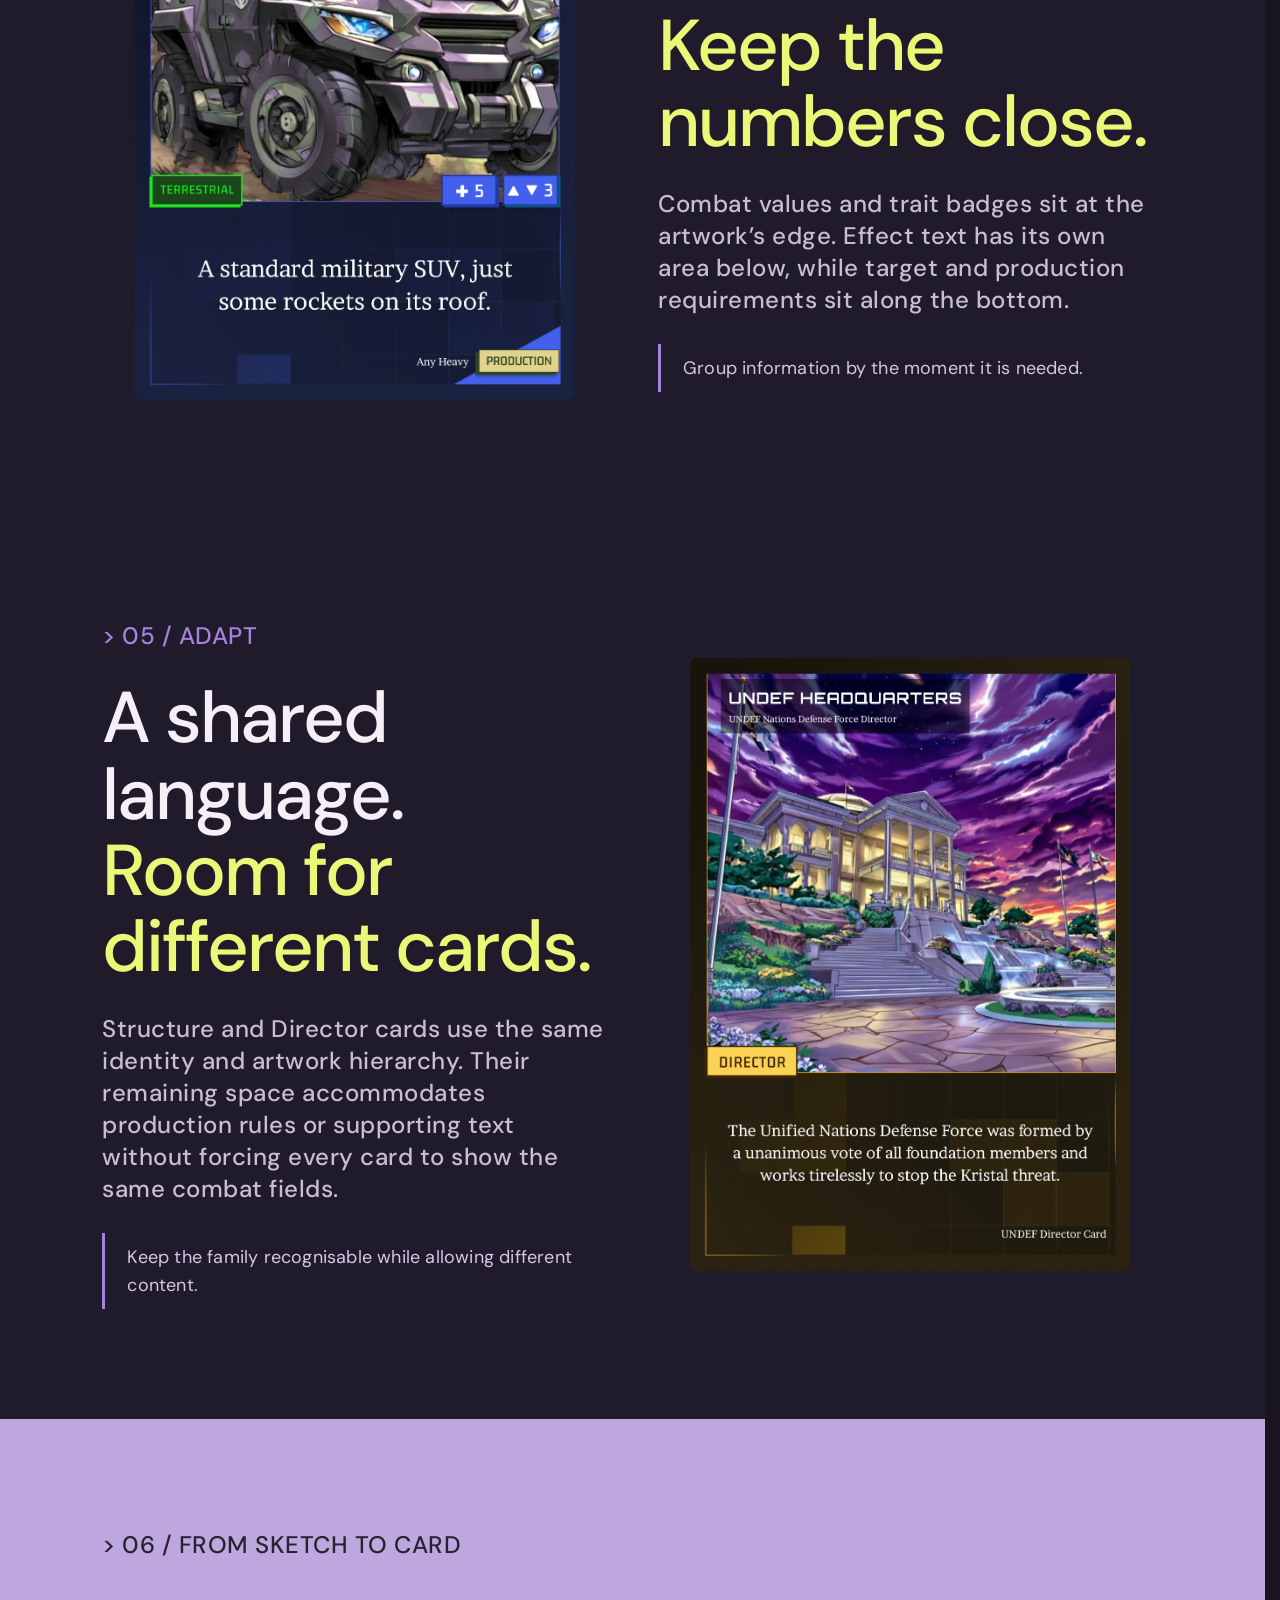
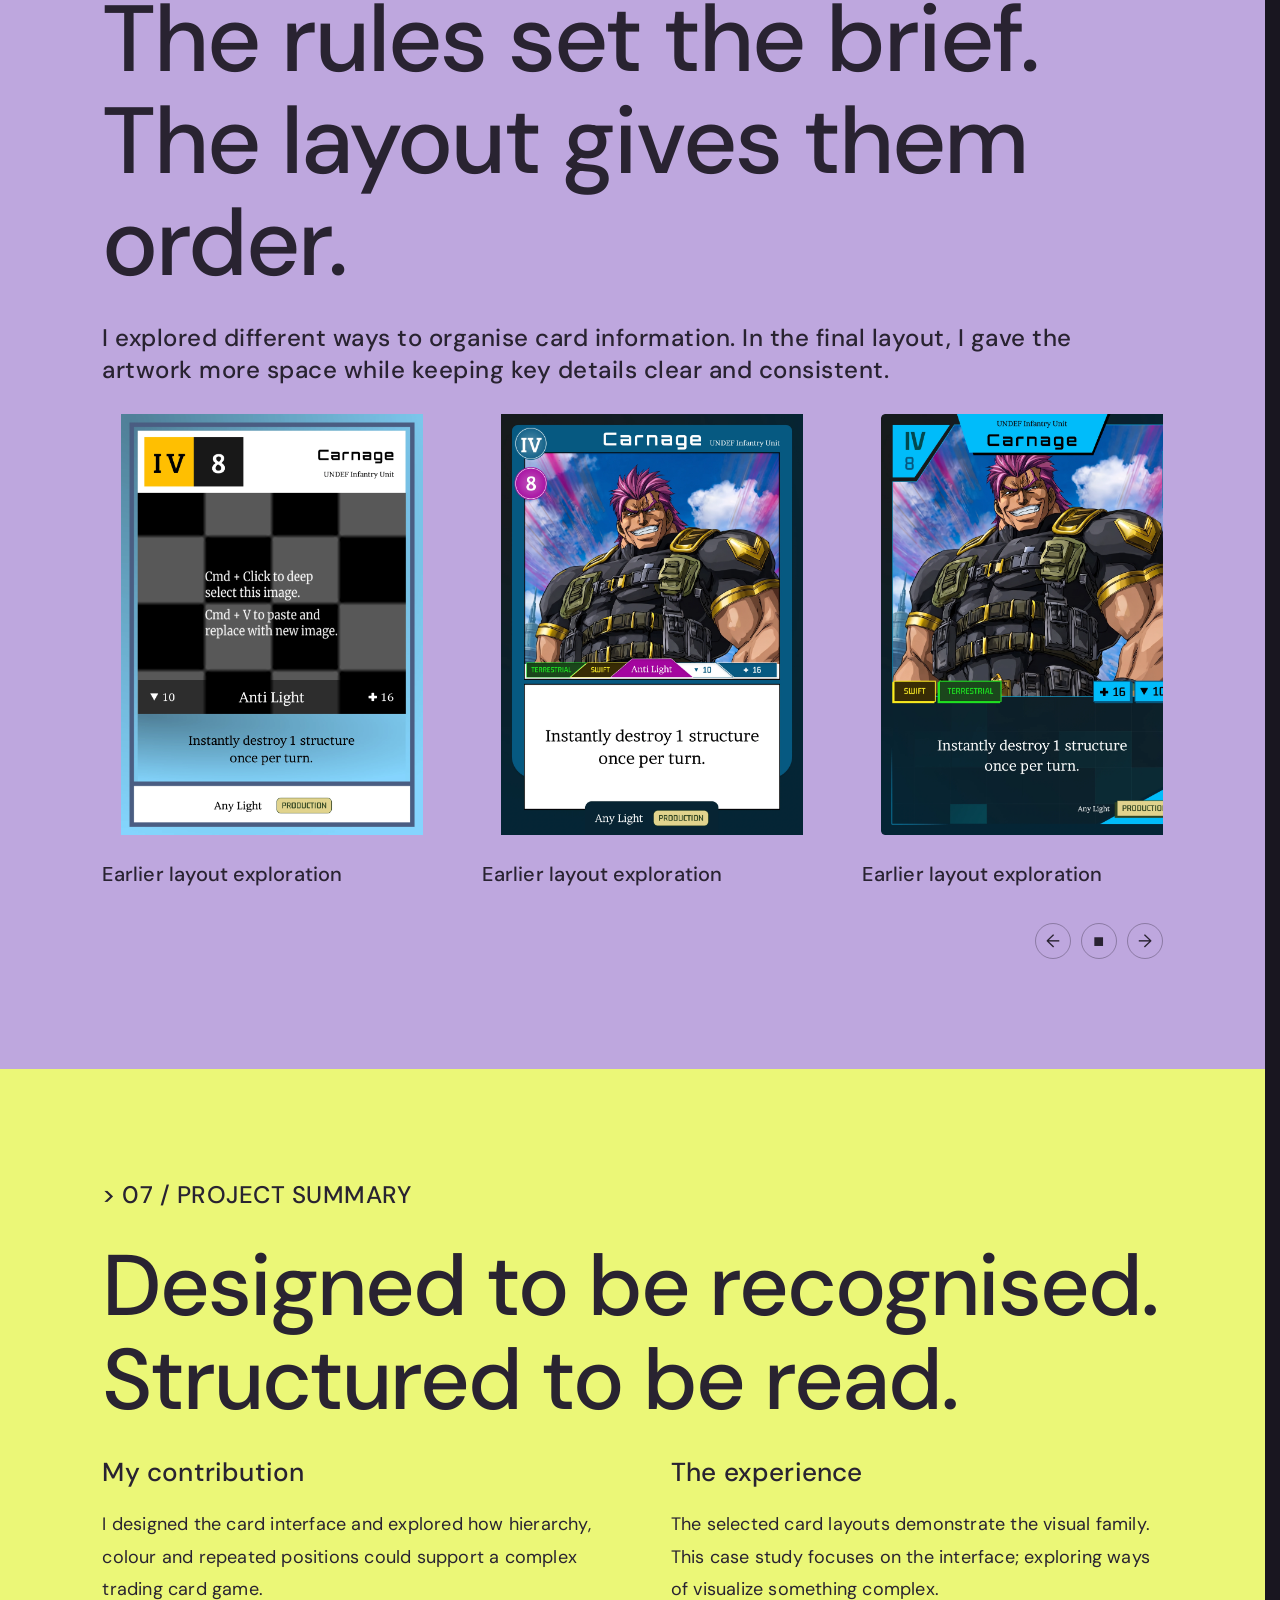
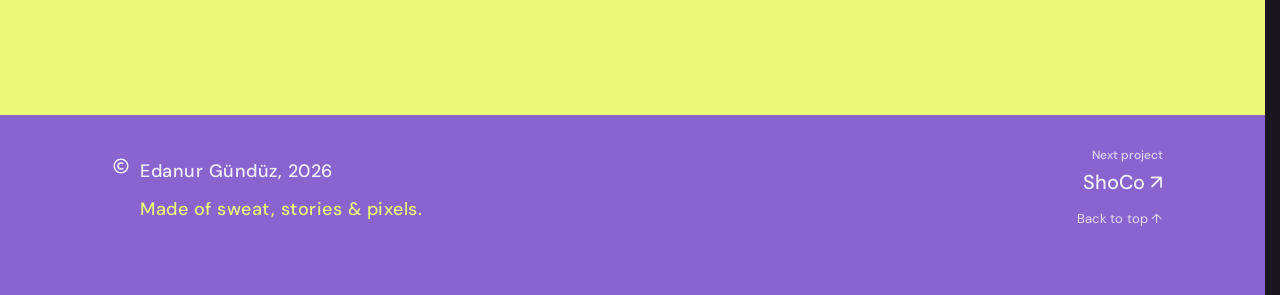
<file: website/multiwars-scroll-story.html>
<!doctype html><html lang="en"><head><meta charset="utf-8"><meta name="viewport" content="width=device-width,initial-scale=1"><meta name="description" content="Multiwars — UX/UI design portfolio by Edanur Gündüz."><title>Multiwars</title><link rel="stylesheet" href="styles/foundations.css?v=20261009-windows1"><link rel="stylesheet" href="styles/figma-layout.css?v=20261009-windows1"><link rel="stylesheet" href="styles/figma-text-current.css?v=20261009-windows1"><link rel="stylesheet" href="styles/website-last.css?v=20261009-windows1"><link rel="stylesheet" href="styles/responsive.css?v=20261009-windows1"></head><body data-page="multiwars"><a class="skip-link" href="#top">Skip to content</a><div class="f15 f38 f41 f42 f193 f377 f390 page-frame case-frame" data-node-id="212:663" data-name="Multiwars — Scroll Story" id="top"><nav class="f7 f15 f38 f41 f46 f51 f193 f194 f209 f368 f372 f377 f385 f399 f422 f489 f635 case-section site-nav" data-node-id="212:664" data-name="Navigation" id="section-212-664"><a class="f377 f385 f562" data-node-id="212:665" href="index.html">Edanur Gündüz</a><p class="f377 f385 f636" data-node-id="212:666">Selected work / Multiwars</p></nav><section class="f38 f41 f180 f191 f368 f370 f377 f385 f507 case-section case-hero" data-node-id="212:667" data-name="00 / Multiwars" style="min-height:890px" id="section-212-667"><video class="hero-video" autoplay="" loop="" muted="" playsinline="" preload="metadata" aria-hidden="true" data-video-key="multiwars"></video><div class="f7 f9 f10 f38 f41 f42 f68 f193 f353 f377 f385" data-node-id="212:668" data-name="Hero story"><p class="f48 f50 f217 f377 f385 f403 f422 f490 f636" data-node-id="224:910">TRADING CARD GAME · CARD INTERFACE DESIGN</p><div class="f38 f41 f42 f50 f193 f377 f385 f606" data-node-id="212:670" data-name="Display headline"><p class="f48 f235 f377 f385 f422 f428 f492 f606 large-text" data-node-id="212:671">A multiverse of rules.</p><p class="f45 f225 f377 f385 f411 f416 f488 f606 large-text" data-node-id="212:672">One readable card.</p></div><p class="f46 f51 f218 f377 f385 f402 f423 f489 f597" data-node-id="212:673">A card interface for a trading card game. Turning a dense game design document into a visual system players can read and understand at a glance.</p></div></section><section class="f7 f15 f38 f41 f48 f50 f191 f194 f217 f368 f373 f377 f385 f427 f490 f635 case-section context-grid" data-node-id="212:674" data-name="Project context" id="section-212-674"><div class="f38 f41 f42 f54 f193 f377 f385 f556" data-node-id="212:675" data-name="MY ROLE"><p class="f377 f385 f420 f556" data-node-id="212:676">MY ROLE</p><p class="f377 f385 f422 f636" data-node-id="212:677">Interface Design</p></div><div class="f38 f41 f42 f54 f193 f377 f385 f556" data-node-id="212:678" data-name="MY FOCUS"><p class="f377 f385 f420 f556" data-node-id="212:679">MY FOCUS</p><p class="f377 f385 f422 f556" data-node-id="212:680">Hierarchy · Card layout</p></div><div class="f38 f41 f42 f54 f193 f377 f385 f556" data-node-id="212:681" data-name="CONTEXT"><p class="f377 f385 f420 f556" data-node-id="212:682">CONTEXT</p><p class="f377 f385 f422 f556" data-node-id="212:683">Card Layout Design</p></div><div class="f38 f41 f42 f54 f193 f377 f385 f556" data-node-id="212:684" data-name="DELIVERABLE"><p class="f377 f385 f420 f556" data-node-id="212:685">WHEN</p><p class="f377 f385 f422 f556" data-node-id="212:686">August, 2026</p></div></section><section class="f7 f14 f38 f41 f42 f50 f67 f193 f364 f370 f377 f385 f417 f507 case-section" data-node-id="212:687" data-name="01 / The design challenge" id="section-212-687"><p class="f48 f217 f377 f385 f427 f490 f504" data-node-id="212:688">&gt; 01 / THE DESIGN CHALLENGE</p><div class="f45 f197 f377 f385 f414 f488 f504 large-text" data-node-id="212:689" role="heading" aria-level="2"><p class="f199 f312">Many attributes.
</p><p class="f199 f391">One small canvas.</p></div><p class="f48 f234 f377 f385 f427 f492 f627" data-node-id="212:690">For an unannounced card game, I designed a layout that organises complex information while keeping the artwork prominent. The focus was on clear hierarchy and consistency across different card types.</p><p class="f48 f234 f377 f385 f427 f492 f627" data-node-id="212:691">My role focused on information hierarchy and card layout.</p></section><section class="f22 f38 f41 f42 f67 f191 f195 f364 f370 f377 f385 f507 case-section" data-node-id="212:692" data-name="02 / A connected visual language" id="section-212-692"><p class="f7 f48 f50 f217 f377 f385 f417 f427 f490 f504" data-node-id="212:693">&gt; 02 / AN UNITED VISUAL LANGUAGE</p><div class="f7 f45 f50 f197 f377 f385 f414 f417 f488 f504 large-text" data-node-id="212:694" role="heading" aria-level="2"><p class="f199 f312">Same structure.
</p><p class="f199">Different roles.</p></div><p class="f7 f48 f50 f234 f313 f377 f385 f417 f427 f492 f634" data-node-id="212:695">The selected designs use different frame colours for Light, Heavy, Structure, Director, Support and Equipment cards. Shared positions connect the family; colour helps distinguish each role.</p><div class="f38 f41 f63 f193 f377 f385 visual-gallery" data-node-id="212:696" data-name="Selected visual family"><div class="f38 f41 f42 f63 f193 f377 f385 f551" data-node-id="212:697" data-name="Light / Carnage"><div class="f147 f377 f385 f551 image-slot" data-node-id="212:698" data-name="Multiwars / Light / Carnage"><img alt="MultiwarsLightCarnage" class="f8 f186 f311 f346 f359 f390" src="assets/multiwars/imgMultiwarsLightCarnage.webp" width="2010" height="2800" decoding="async" loading="lazy"></div><p class="f7 f45 f50 f213 f377 f385 f402 f417 f489 f551" data-node-id="212:699">Light / Carnage</p></div><div class="f38 f41 f42 f63 f193 f377 f385 f551" data-node-id="212:700" data-name="Heavy / Doggy"><div class="f147 f377 f385 f551 image-slot" data-node-id="212:701" data-name="Multiwars / Heavy / Doggy"><img alt="MultiwarsHeavyDoggy" class="f8 f186 f311 f346 f359 f390" src="assets/multiwars/imgMultiwarsHeavyDoggy.webp" width="2010" height="2800" decoding="async" loading="lazy"></div><p class="f7 f45 f50 f213 f377 f385 f402 f417 f489 f551" data-node-id="212:702">Heavy / Deus</p></div><div class="f38 f41 f42 f63 f193 f377 f385 f551" data-node-id="212:703" data-name="Structure / Power Plant"><div class="f147 f377 f385 f551 image-slot" data-node-id="212:704" data-name="Multiwars / Structure / Power Plant"><img alt="MultiwarsStructurePowerPlant" class="f8 f186 f311 f346 f359 f390" src="assets/multiwars/imgMultiwarsStructurePowerPlant.webp" width="2010" height="2800" decoding="async" loading="lazy"></div><p class="f7 f45 f50 f213 f377 f385 f402 f417 f489 f551" data-node-id="212:705">Structure / Power Plant</p></div><div class="f38 f41 f42 f63 f193 f377 f385 f551" data-node-id="212:706" data-name="Director / UNDEF Headquarters"><div class="f147 f377 f385 f551 image-slot" data-node-id="212:707" data-name="Multiwars / Director / UNDEF Headquarters"><img alt="MultiwarsDirectorUndefHeadquarters" class="f8 f186 f311 f346 f359 f390" src="assets/multiwars/imgMultiwarsDirectorUndefHeadquarters.webp" width="2010" height="2800" decoding="async" loading="lazy"></div><p class="f7 f45 f50 f213 f377 f385 f402 f417 f489 f551" data-node-id="212:708">Director / UNDEF Headquarters</p></div><div class="f38 f41 f42 f63 f193 f377 f385 f551" data-node-id="212:709" data-name="Structure / Power Plant"><div class="f147 f377 f385 f551 image-slot" data-node-id="212:710" data-name="Multiwars / Structure / Power Plant"><img alt="MultiwarsStructurePowerPlant1" class="f8 f186 f311 f346 f359 f390" src="assets/multiwars/imgMultiwarsStructurePowerPlant1.webp" width="2010" height="2800" decoding="async" loading="lazy"></div><div class="f7 f45 f50 f197 f377 f385 f402 f417 f489 f636" data-node-id="212:711"><p class="f213 f312">Support / Crystal-Infused
</p><p class="f213">Subterranean Drill</p></div></div><div class="f38 f41 f42 f63 f193 f377 f385 f551" data-node-id="212:712" data-name="Structure / Power Plant"><div class="f147 f377 f385 f551 image-slot" data-node-id="212:713" data-name="Multiwars / Structure / Power Plant"><img alt="MultiwarsStructurePowerPlant2" class="f8 f186 f311 f346 f359 f390" src="assets/multiwars/imgMultiwarsStructurePowerPlant2.webp" width="2010" height="2800" decoding="async" loading="lazy"></div><p class="f7 f45 f50 f213 f377 f385 f402 f417 f489 f636" data-node-id="212:714">Equipment / AOI Wardrobe</p></div></div></section><section class="f21 f38 f41 f81 f191 f364 f370 f377 f385 f507 case-section scroll-scene" data-node-id="212:715" data-name="03 / IDENTIFY / Scroll scene" id="section-212-715"><div class="f38 f41 f42 f67 f193 f377 f385 f600 scene-copy" data-node-id="212:716" data-name="03 / IDENTIFY / Copy"><p class="f7 f48 f50 f217 f377 f385 f420 f427 f490 f600" data-node-id="212:717">&gt; 03 / IDENTIFY</p><div class="f7 f38 f41 f42 f45 f50 f193 f224 f377 f385 f408 f488 f600" data-node-id="212:718" data-name="Story headline" role="heading" aria-level="2"><p class="f377 f385 f422 f600 large-text" data-node-id="212:719">Know the card.</p><p class="f377 f385 f416 f600 large-text" data-node-id="212:720">Before reading the rules.</p></div><p class="f7 f48 f50 f217 f377 f385 f423 f427 f490 f595" data-node-id="212:721">Name and classification sit above the artwork. Tier and cost occupy the upper-left corner, giving the player a repeatable place to look first.</p><div class="f29 f32 f33 f38 f41 f42 f193 f357 f369 f377 f385 f595" data-node-id="212:722" data-name="ShoCo / Story decision note"><p class="f7 f46 f51 f212 f377 f385 f401 f421 f489 f590" data-node-id="I212:722;59:43">Separate card identity from its effect text.</p></div></div><div class="f38 f41 f42 f191 f377 f385 f602 scene-media" data-node-id="212:723" data-name="Sticky visual / light" style="--asset-ratio:2010/2800"><div class="f169 f377 f385 f581 image-slot" data-node-id="212:724" data-name="Multiwars / light"><img alt="MultiwarsLight" class="f8 f186 f311 f346 f359 f390" src="assets/multiwars/imgMultiwarsLight.webp" width="2010" height="2800" decoding="async" loading="lazy"></div></div></section><section class="f21 f38 f41 f81 f191 f364 f370 f377 f385 f507 case-section scroll-scene" data-node-id="212:725" data-name="04 / PLAY / Scroll scene" id="section-212-725"><div class="f38 f41 f42 f191 f377 f385 f602 scene-media" data-node-id="212:726" data-name="Sticky visual / heavy" style="--asset-ratio:2010/2800"><div class="f169 f377 f385 f581 image-slot" data-node-id="212:727" data-name="Multiwars / heavy"><img alt="MultiwarsHeavy" class="f8 f186 f311 f346 f359 f390" src="assets/multiwars/imgMultiwarsHeavy.webp" width="2010" height="2800" decoding="async" loading="lazy"></div></div><div class="f38 f41 f42 f67 f193 f377 f385 f600 scene-copy" data-node-id="212:728" data-name="04 / PLAY / Copy"><p class="f7 f48 f50 f217 f377 f385 f420 f427 f490 f600" data-node-id="212:729">&gt; 04 / PLAY</p><div class="f7 f38 f41 f42 f45 f50 f193 f224 f377 f385 f408 f488 f600" data-node-id="212:730" data-name="Story headline" role="heading" aria-level="2"><p class="f377 f385 f422 f600 large-text" data-node-id="212:731">Read the action.</p><p class="f377 f385 f416 f600 large-text" data-node-id="212:732">Keep the numbers close.</p></div><p class="f7 f48 f50 f217 f377 f385 f423 f427 f490 f595" data-node-id="212:733">Combat values and trait badges sit at the artwork’s edge. Effect text has its own area below, while target and production requirements sit along the bottom.</p><div class="f29 f32 f33 f38 f41 f42 f193 f357 f369 f377 f385 f595" data-node-id="212:734" data-name="ShoCo / Story decision note"><p class="f7 f46 f51 f212 f377 f385 f401 f421 f489 f590" data-node-id="I212:734;59:43">Group information by the moment it is needed.</p></div></div></section><section class="f21 f38 f41 f81 f191 f364 f370 f377 f385 f507 case-section scroll-scene" data-node-id="212:735" data-name="05 / ADAPT / Scroll scene" id="section-212-735"><div class="f38 f41 f42 f67 f193 f377 f385 f600 scene-copy" data-node-id="212:736" data-name="05 / ADAPT / Copy"><p class="f7 f48 f50 f217 f377 f385 f420 f427 f490 f600" data-node-id="212:737">&gt; 05 / ADAPT</p><div class="f7 f38 f41 f42 f45 f50 f193 f224 f377 f385 f408 f488 f600" data-node-id="212:738" data-name="Story headline" role="heading" aria-level="2"><p class="f377 f385 f422 f600 large-text" data-node-id="212:739">A shared language.</p><p class="f377 f385 f416 f600 large-text" data-node-id="212:740">Room for different cards.</p></div><p class="f7 f48 f50 f217 f377 f385 f423 f427 f490 f595" data-node-id="212:741">Structure and Director cards use the same identity and artwork hierarchy. Their remaining space accommodates production rules or supporting text without forcing every card to show the same combat fields.</p><div class="f29 f32 f33 f38 f41 f42 f193 f357 f369 f377 f385 f595" data-node-id="212:742" data-name="ShoCo / Story decision note"><p class="f7 f46 f51 f212 f377 f385 f401 f421 f489 f590" data-node-id="I212:742;59:43">Keep the family recognisable while allowing different content.</p></div></div><div class="f38 f41 f42 f191 f377 f385 f602 scene-media" data-node-id="212:743" data-name="Sticky visual / director" style="--asset-ratio:2010/2800"><div class="f169 f377 f385 f581 image-slot" data-node-id="212:744" data-name="Multiwars / director"><img alt="MultiwarsDirectorUndefHeadquarters" class="f8 f186 f311 f346 f359 f390" src="assets/multiwars/imgMultiwarsDirectorUndefHeadquarters.webp" width="2010" height="2800" decoding="async" loading="lazy"></div></div></section><section class="f22 f38 f41 f42 f67 f193 f364 f370 f377 f385 f507 case-section" data-node-id="212:745" data-name="06 / FROM GDD TO CARD" id="section-212-745"><p class="f7 f48 f50 f217 f377 f385 f417 f427 f490 f504" data-node-id="212:746">&gt; 06 / FROM SKETCH TO CARD</p><div class="f7 f45 f50 f197 f377 f385 f414 f417 f488 f504 large-text" data-node-id="212:747" role="heading" aria-level="2"><p class="f199 f312">The rules set the brief.
</p><p class="f199">The layout gives them order.</p></div><p class="f7 f48 f50 f234 f313 f377 f385 f417 f427 f492 f634" data-node-id="212:748">I explored different ways to organise card information. In the final layout, I gave the artwork more space while keeping key details clear and consistent.</p><div class="f38 f41 f81 f193 f377 f385" data-node-id="212:749" data-name="Two views / visual comparison"><div class="f38 f41 f42 f63 f193 f377 f385" data-node-id="212:750" data-name="Earlier layout exploration"><div class="f167 f377 f385 f601 image-slot" data-node-id="212:751" data-name="Multiwars / Earlier layout exploration"><img alt="MultiwarsEarlierLayoutExploration" class="f8 f186 f311 f346 f359 f390" src="assets/multiwars/imgMultiwarsEarlierLayoutExploration.webp" width="2010" height="2800" decoding="async" loading="lazy"></div><p class="f7 f45 f50 f213 f377 f385 f402 f417 f489 f601" data-node-id="212:752">Earlier layout exploration</p></div><div class="f38 f41 f42 f63 f193 f377 f385 f601" data-node-id="212:753" data-name="Earlier layout exploration"><div class="f167 f377 f385 f601 image-slot" data-node-id="212:754" data-name="Multiwars / Earlier layout exploration"><img alt="MultiwarsEarlierLayoutExploration1" class="f8 f186 f311 f346 f359 f390" src="assets/multiwars/imgMultiwarsEarlierLayoutExploration1.webp" width="2010" height="2800" decoding="async" loading="lazy"></div><p class="f7 f45 f50 f213 f377 f385 f402 f417 f489 f601" data-node-id="212:755">Earlier layout exploration</p></div><div class="f38 f41 f42 f63 f193 f377 f385 f601" data-node-id="212:756" data-name="Earlier layout exploration"><div class="f167 f377 f385 f601 image-slot" data-node-id="212:757" data-name="Multiwars / Earlier layout exploration"><img alt="MultiwarsEarlierLayoutExploration2" class="f8 f186 f311 f346 f359 f390" src="assets/multiwars/imgMultiwarsEarlierLayoutExploration2.webp" width="2010" height="2800" decoding="async" loading="lazy"></div><p class="f7 f45 f50 f213 f377 f385 f402 f417 f489 f601" data-node-id="212:758">Earlier layout exploration</p></div><div class="f38 f41 f42 f63 f193 f377 f385 f601" data-node-id="212:759" data-name="Selected card layout"><div class="f167 f377 f385 f601 image-slot" data-node-id="212:760" data-name="Multiwars / Selected card layout"><img alt="MultiwarsLightCarnage" class="f8 f186 f311 f346 f359 f390" src="assets/multiwars/imgMultiwarsLightCarnage.webp" width="2010" height="2800" decoding="async" loading="lazy"></div><p class="f7 f45 f50 f213 f377 f385 f402 f417 f489 f601" data-node-id="212:761">Selected card layout</p></div></div></section><section class="f7 f14 f38 f41 f42 f67 f193 f364 f370 f377 f385 f417 f507 case-section" data-node-id="212:762" data-name="07 / Project summary" id="section-212-762"><p class="f48 f50 f217 f377 f385 f427 f490 f504" data-node-id="212:763">&gt; 07 / PROJECT SUMMARY</p><div class="f45 f50 f197 f377 f385 f410 f488 f504 large-text" data-node-id="212:764" role="heading" aria-level="2"><p class="f228 f312">Designed to be recognised.
</p><p class="f228">Structured to be read.</p></div><div class="f38 f41 f52 f193 f377 f385 f489 f495" data-node-id="212:765" data-name="Project summary columns"><div class="f38 f41 f42 f62 f193 f377 f385 f585" data-node-id="212:766" data-name="My contribution"><p class="f45 f50 f216 f377 f385 f404 f596" data-node-id="212:767">My contribution</p><p class="f46 f51 f215 f313 f377 f385 f401 f634" data-node-id="212:768">I designed the card interface and explored how hierarchy, colour and repeated positions could support a complex trading card game.</p></div><div class="f38 f41 f42 f62 f193 f377 f385 f587" data-node-id="212:769" data-name="The experience"><p class="f45 f50 f216 f377 f385 f404 f596" data-node-id="212:770">The experience</p><p class="f46 f51 f215 f313 f377 f385 f401 f634" data-node-id="212:771">The selected card layouts demonstrate the visual family. This case study focuses on the interface; exploring ways of visualize something complex. </p></div></div></section><footer class="f19 f38 f41 f193 f194 f364 f376 f377 f385 f635 case-section site-footer" data-node-id="212:773" data-name="Footer" id="section-212-773"><div class="f38 f41 f54 f193 f195 f352 f377 f385" data-node-id="220:856"><div class="f377 f385 f387 image-slot" data-node-id="220:857" data-name="bx:copyright"><img alt="BxCopyright" class="f8 f23 f186 f311 f390" src="assets/multiwars/imgBxCopyright.svg"></div><div class="f7 f38 f41 f42 f48 f50 f54 f193 f195 f234 f377 f385 f427 f492 f636" data-node-id="220:860"><p class="f377 f385 f418" data-node-id="220:861">Edanur Gündüz, 2026</p><p class="f377 f385 f393" data-node-id="220:862">Made of sweat, stories &amp; pixels.</p></div></div><a class="f7 f46 f51 f220 f377 f385 f403 f422 f489 f523" data-node-id="212:779" href="#top" aria-label="Back to top">Back to top ↑</a></footer></div><script src="scripts/site.js?v=20261009-windows1" defer></script></body></html>
</file>
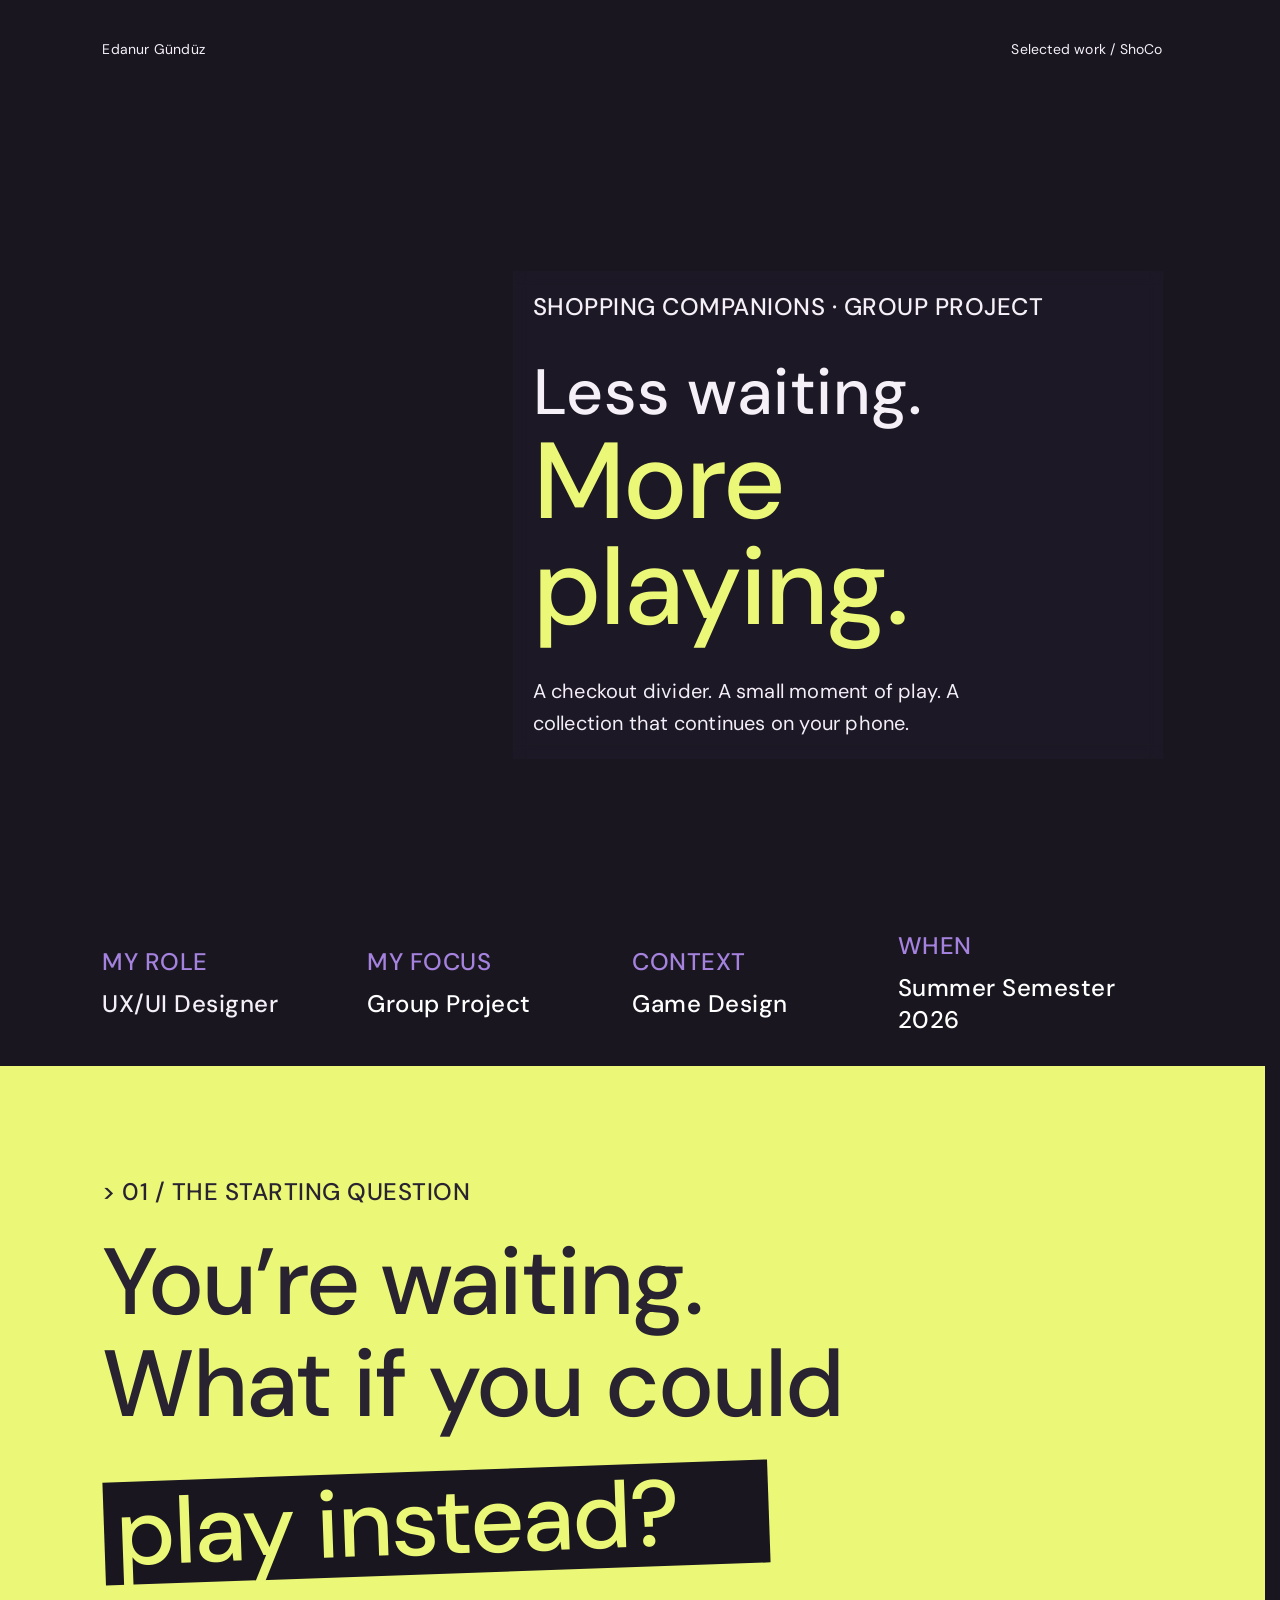
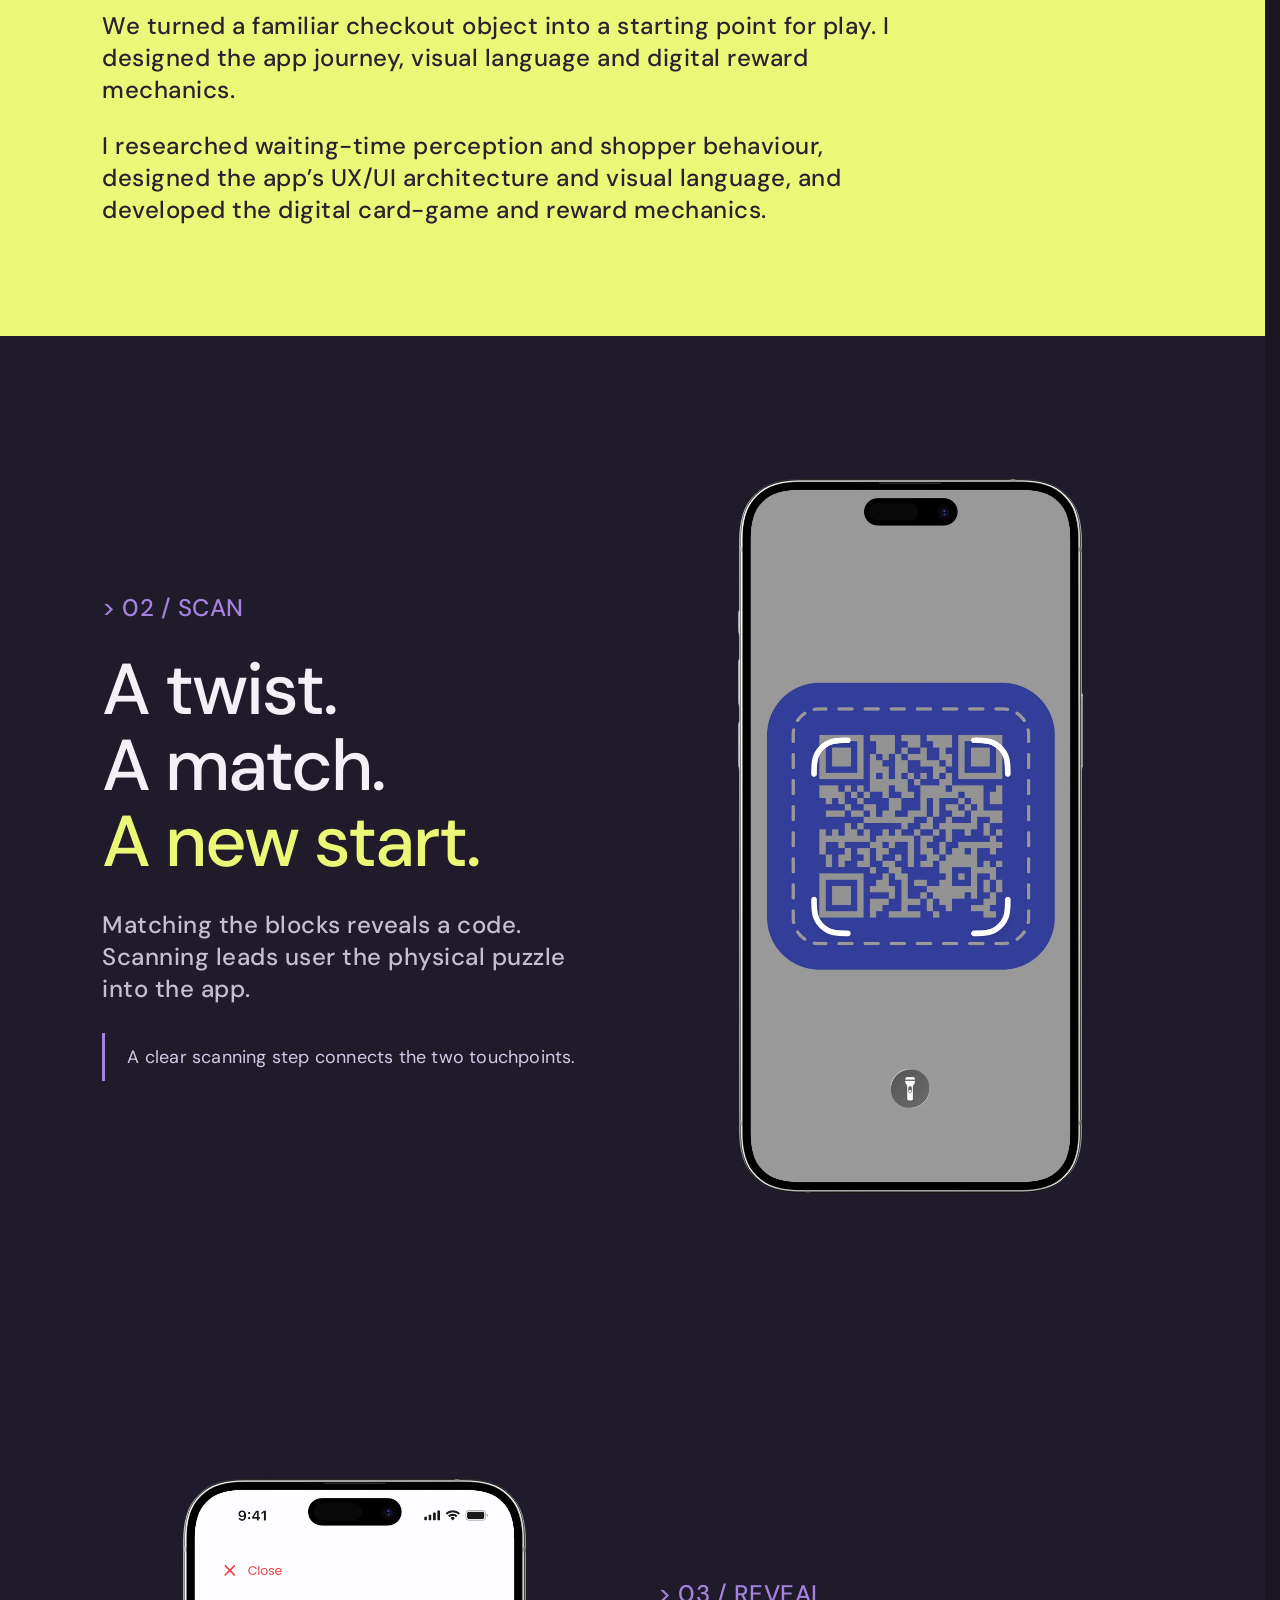
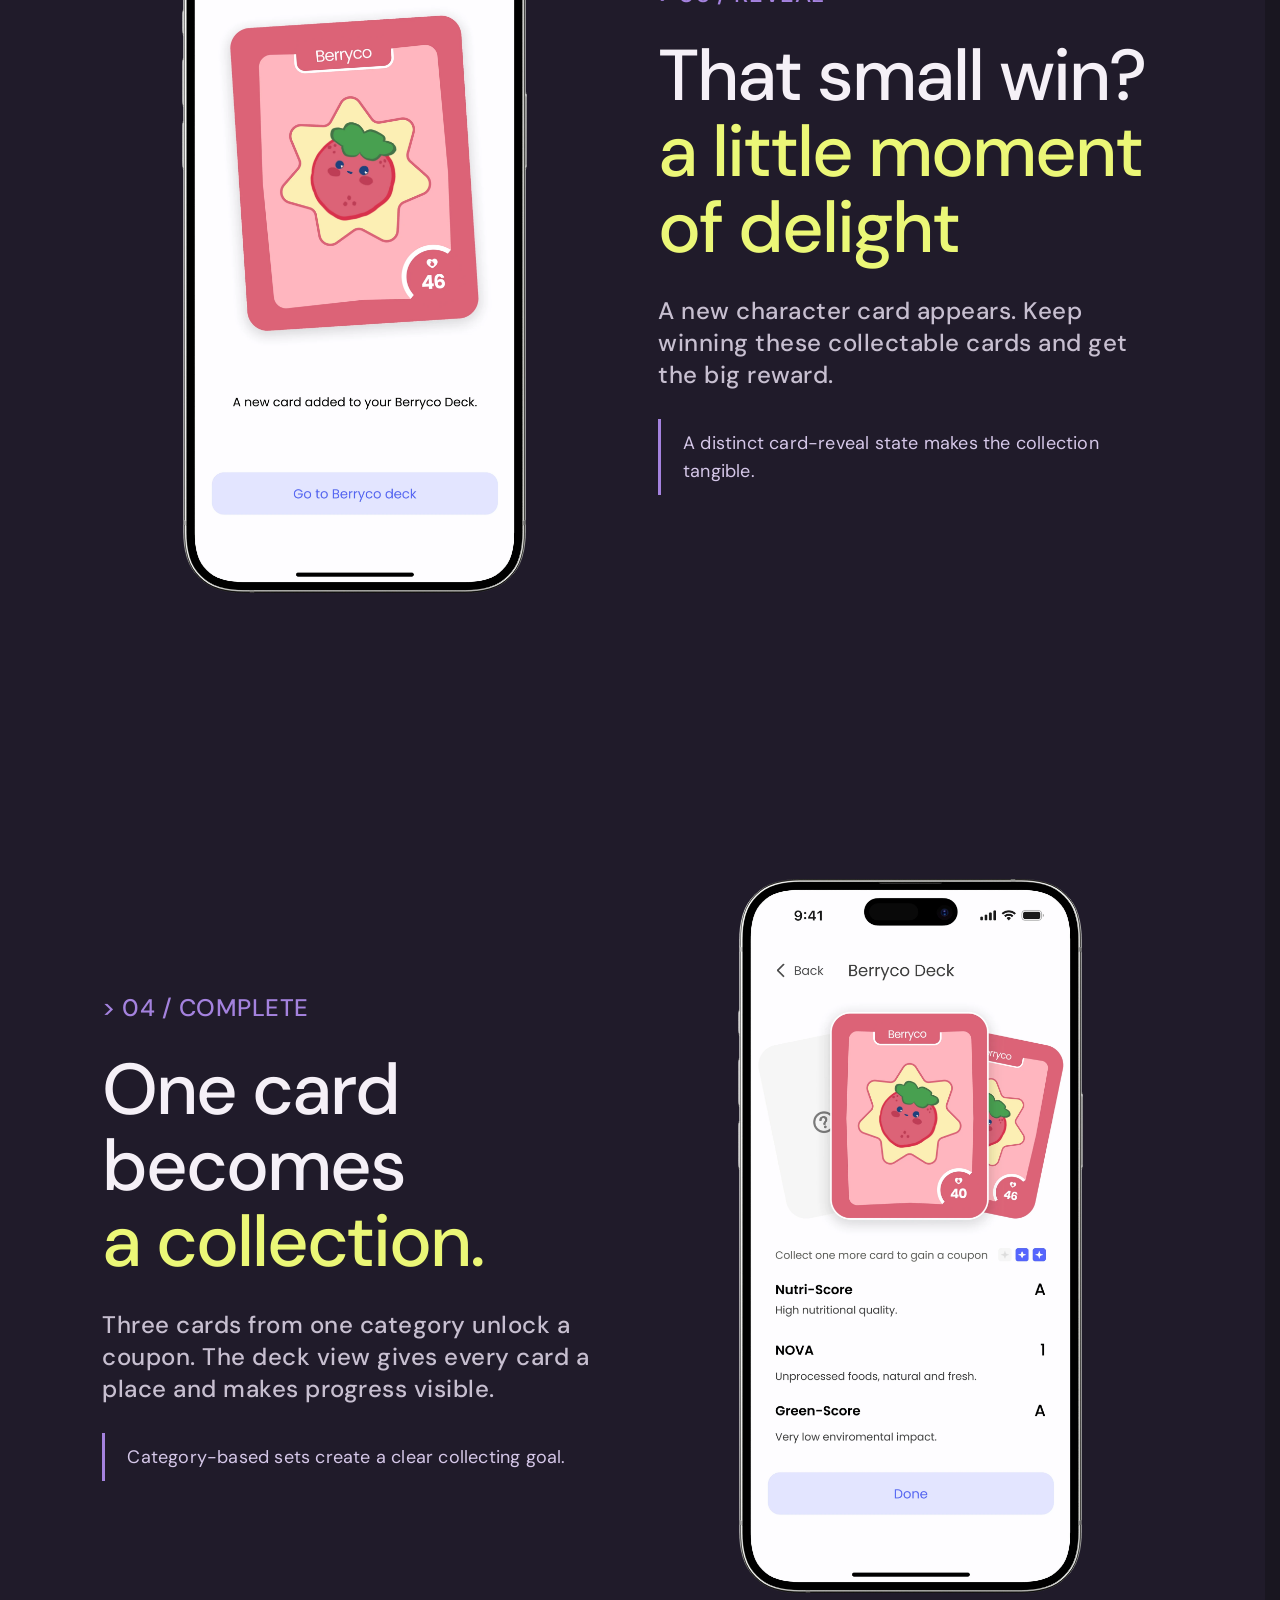
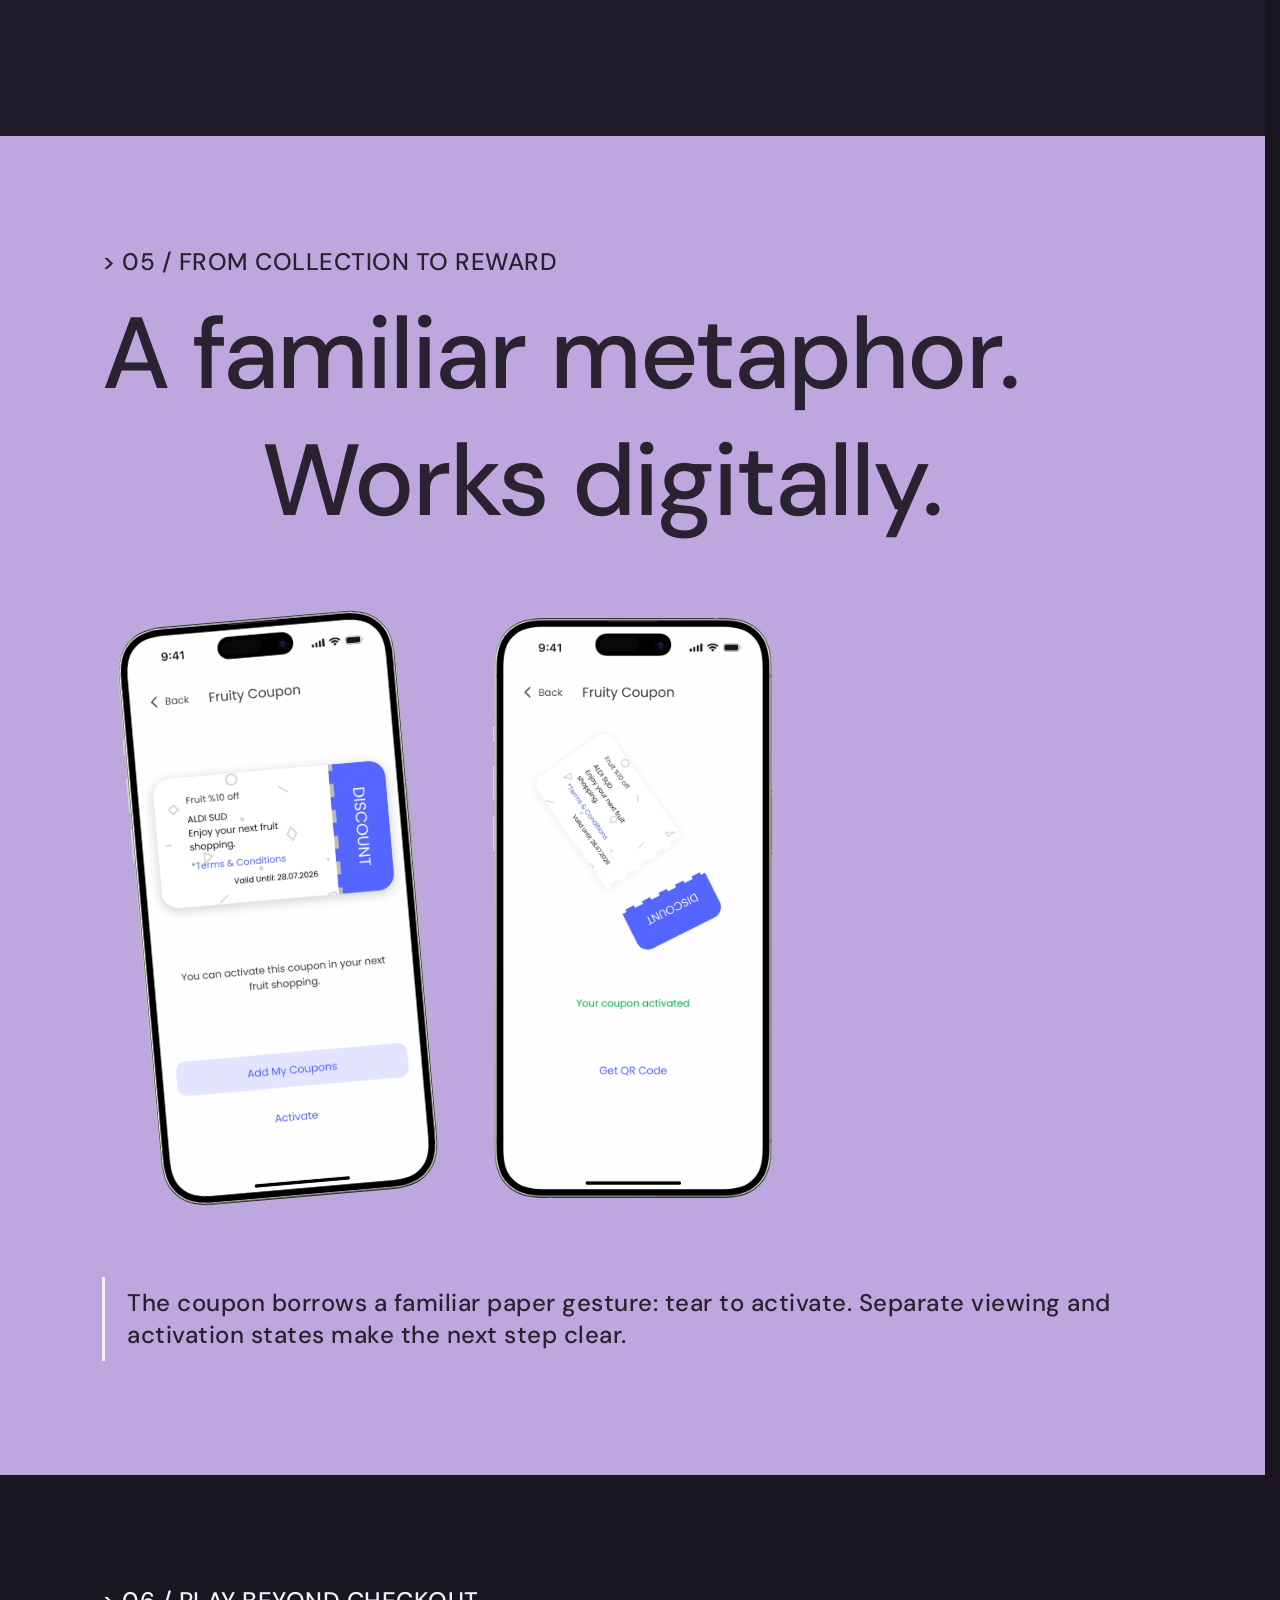
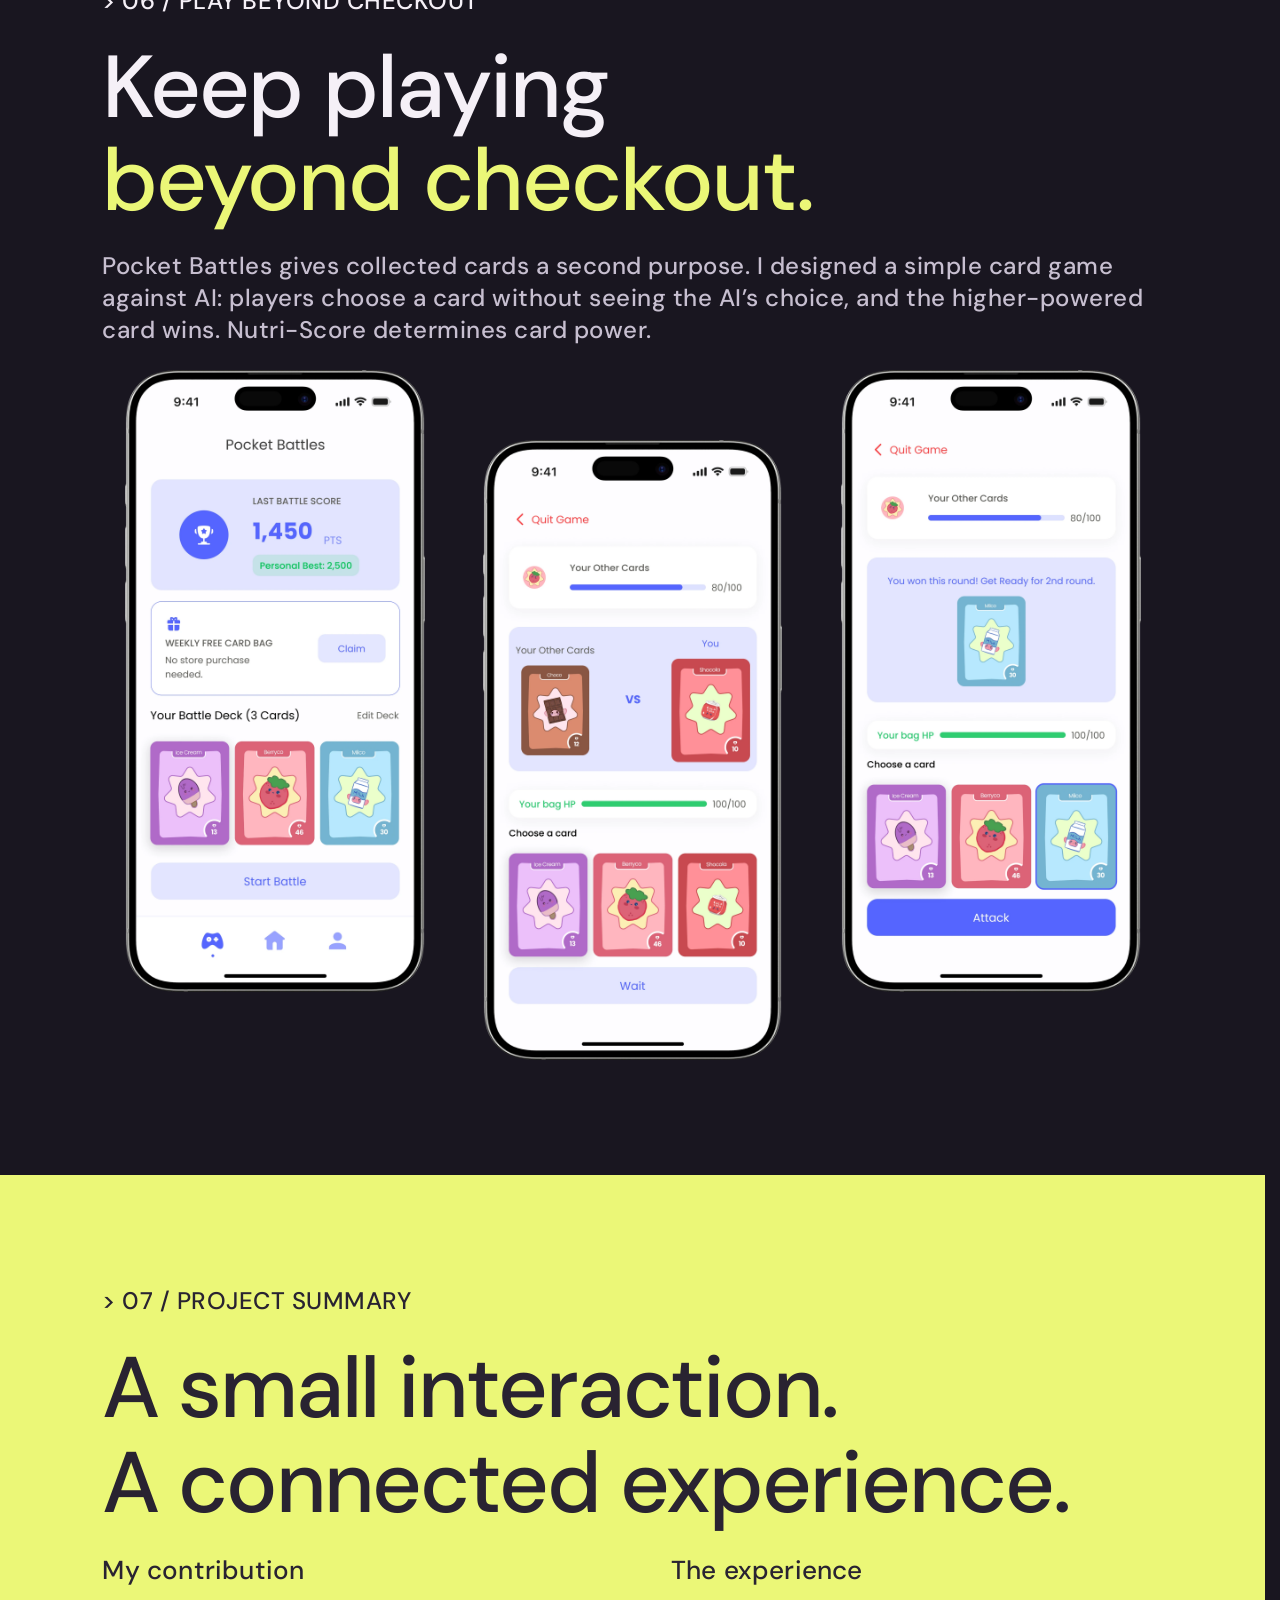
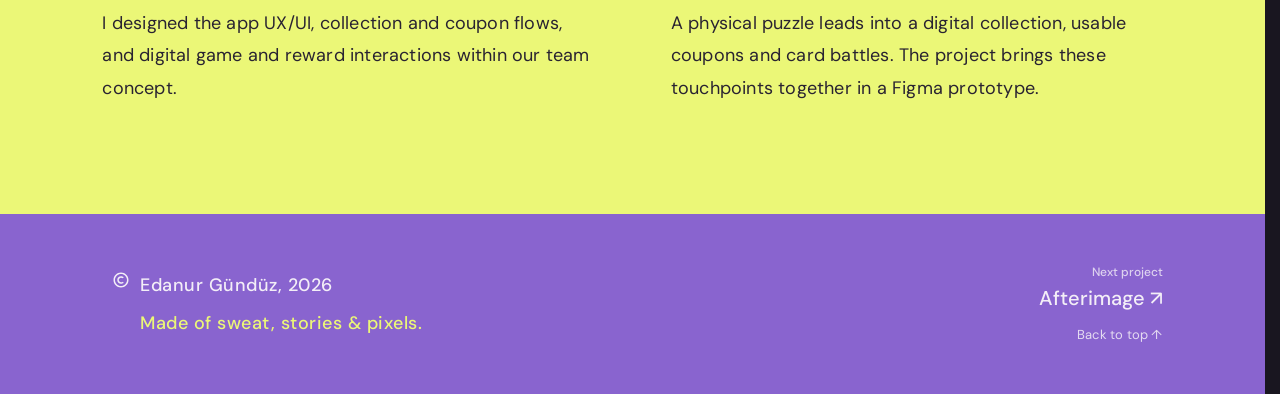
<file: website/shoco-scroll-story.html>
<!doctype html><html lang="en"><head><meta charset="utf-8"><meta name="viewport" content="width=device-width,initial-scale=1"><meta name="description" content="ShoCo — UX/UI design portfolio by Edanur Gündüz."><title>ShoCo</title><link rel="stylesheet" href="styles/foundations.css?v=20261009-windows1"><link rel="stylesheet" href="styles/figma-layout.css?v=20261009-windows1"><link rel="stylesheet" href="styles/figma-text-current.css?v=20261009-windows1"><link rel="stylesheet" href="styles/website-last.css?v=20261009-windows1"><link rel="stylesheet" href="styles/responsive.css?v=20261009-windows1"></head><body data-page="shoco"><a class="skip-link" href="#top">Skip to content</a><div class="f15 f38 f41 f42 f193 f377 f390 page-frame case-frame" data-node-id="212:313" data-name="ShoCo — Scroll Story" id="top"><nav class="f7 f15 f38 f41 f47 f51 f89 f191 f194 f205 f368 f377 f385 f422 f429 f491 f507 case-section site-nav" data-node-id="212:314" data-name="Navigation" style="min-height:100px" id="section-212-314"><a class="f377 f385 f570" data-node-id="212:315" href="index.html">Edanur Gündüz</a><p class="f377 f385 f518" data-node-id="212:316">Selected work / ShoCo</p></nav><section class="f38 f41 f175 f191 f196 f355 f362 f368 f377 f385 f507 case-section case-hero" data-node-id="212:317" data-name="00 / Less waiting. More playing." style="min-height:800px" id="section-212-317"><video class="hero-video" autoplay="" loop="" muted="" playsinline="" preload="metadata" aria-hidden="true" data-video-key="shoco"></video><div class="f7 f9 f10 f38 f41 f42 f69 f193 f353 f377 f385 f610" data-node-id="212:318" data-name="Hero story"><p class="f48 f50 f217 f377 f385 f403 f422 f490 f636" data-node-id="222:905">SHOPPING COMPANIONS · GROUP PROJECT</p><div class="f38 f41 f42 f50 f193 f377 f385 f610" data-node-id="212:320" data-name="Display headline"><p class="f48 f235 f377 f385 f422 f428 f492 f610 large-text" data-node-id="212:321">Less waiting.</p><p class="f45 f202 f377 f385 f397 f416 f488 f610 large-text" data-node-id="212:322">More playing.</p></div><p class="f46 f51 f217 f377 f385 f402 f418 f489 f585" data-node-id="212:323">A checkout divider. A small moment of play. A collection that continues on your phone.</p></div></section><section class="f7 f15 f38 f41 f48 f50 f102 f191 f194 f234 f368 f373 f377 f385 f427 f492 f507 case-section context-grid" data-node-id="212:324" data-name="Project context" style="min-height:140px" id="section-212-324"><div class="f38 f41 f42 f54 f193 f377 f385" data-node-id="212:325" data-name="MY ROLE"><p class="f377 f385 f420 f556" data-node-id="212:326">MY ROLE</p><p class="f377 f385 f422 f636" data-node-id="212:327">UX/UI Designer</p></div><div class="f38 f41 f42 f54 f193 f377 f385 f556" data-node-id="212:328" data-name="MY FOCUS"><p class="f377 f385 f420 f556" data-node-id="212:329">MY FOCUS</p><p class="f377 f385 f432 f556" data-node-id="212:330">Group Project</p></div><div class="f38 f41 f42 f54 f193 f377 f385 f556" data-node-id="212:331" data-name="CONTEXT"><p class="f377 f385 f420 f556" data-node-id="212:332">CONTEXT</p><p class="f377 f385 f432 f556" data-node-id="212:333">Game Design</p></div><div class="f38 f41 f42 f54 f193 f377 f385 f556" data-node-id="212:334" data-name="WHEN"><p class="f377 f385 f420 f556" data-node-id="212:335">WHEN</p><p class="f377 f385 f432 f556" data-node-id="212:336">Summer Semester 2026</p></div></section><section class="f14 f38 f41 f42 f63 f193 f364 f370 f377 f385 f507 case-section" data-node-id="212:337" data-name="01 / The starting question" id="section-212-337"><p class="f7 f48 f50 f234 f377 f385 f417 f427 f492 f504" data-node-id="212:338">&gt; 01 / THE STARTING QUESTION</p><div class="f7 f45 f50 f197 f377 f385 f414 f417 f488 f504 large-text" data-node-id="212:339" role="heading" aria-level="2"><p class="f199 f312">You’re waiting.
</p><p class="f199">What if you could</p></div><div class="f41 f94 f191 f195 f377 f385 f612" data-node-id="212:340"><div class="f1 f43"><div class="f15 f38 f41 f42 f193 f365 f377 f611" data-name="Highlighted question"><p class="f7 f45 f50 f201 f377 f385 f414 f416 f488 f609 large-text" data-node-id="212:341">play instead?</p></div></div></div><p class="f7 f48 f50 f234 f377 f385 f417 f427 f492 f619" data-node-id="212:342">We turned a familiar checkout object into a starting point for play. I designed the app journey, visual language and digital reward mechanics.</p><p class="f7 f48 f50 f234 f377 f385 f417 f427 f492 f619" data-node-id="212:343">I researched waiting-time perception and shopper behaviour, designed the app’s UX/UI architecture and visual language, and developed the digital card-game and reward mechanics.</p></section><section class="f21 f38 f41 f81 f88 f191 f364 f370 f377 f385 f507 case-section scroll-scene" data-node-id="212:344" data-name="02 / SCAN / Scroll scene" style="min-height:1000px" id="section-212-344"><div class="f38 f41 f42 f67 f193 f377 f385 f600 scene-copy" data-node-id="212:345" data-name="02 / SCAN / Copy"><p class="f7 f48 f50 f234 f377 f385 f420 f427 f492 f600" data-node-id="212:346">&gt; 02 / SCAN</p><div class="f7 f38 f41 f42 f45 f50 f193 f377 f385 f408 f488 f600" data-node-id="212:347" data-name="Story headline" role="heading" aria-level="2"><div class="f197 f377 f385 f422 f600 large-text" data-node-id="212:348"><p class="f224 f312">A twist.
</p><p class="f224">A match.</p></div><p class="f224 f377 f385 f416 f600 large-text" data-node-id="212:349">A new start.</p></div><p class="f7 f48 f50 f234 f377 f385 f423 f427 f492 f593" data-node-id="212:350">Matching the blocks reveals a code. Scanning leads user the physical puzzle into the app.</p><div class="f29 f32 f33 f38 f41 f42 f193 f357 f369 f377 f385 f594" data-node-id="212:351" data-name="ShoCo / Story decision note"><p class="f7 f46 f51 f212 f377 f385 f401 f421 f489 f590" data-node-id="I212:351;59:43">A clear scanning step connects the two touchpoints.</p></div></div><div class="f38 f41 f42 f169 f191 f195 f377 f385 f602 scene-media" data-node-id="212:352" data-name="Sticky phone / scene 3" style="--asset-ratio:1352/2800"><div class="f168 f377 f385 f575 image-slot" data-node-id="212:353" data-name="Project screen / 02 / SCAN"><img alt="ProjectScreen02Scan" class="f8 f186 f311 f346 f359 f390" src="assets/shoco/imgProjectScreen02Scan.webp" width="1352" height="2800" decoding="async" loading="lazy"></div></div></section><section class="f21 f38 f41 f81 f88 f191 f364 f370 f377 f385 f507 case-section scroll-scene" data-node-id="212:354" data-name="03 / REVEAL / Scroll scene" style="min-height:1000px" id="section-212-354"><div class="f38 f41 f42 f169 f191 f195 f377 f385 f602 scene-media" data-node-id="212:355" data-name="Sticky phone / scene 4" style="--asset-ratio:1352/2800"><div class="f168 f377 f385 f575 image-slot" data-node-id="212:356" data-name="Project screen / 03 / REVEAL"><img alt="ProjectScreen03Reveal" class="f8 f186 f311 f346 f359 f390" src="assets/shoco/imgProjectScreen03Reveal.webp" width="1352" height="2800" decoding="async" loading="lazy"></div></div><div class="f38 f41 f42 f67 f193 f377 f385 f600 scene-copy" data-node-id="212:357" data-name="03 / REVEAL / Copy"><p class="f7 f48 f50 f234 f377 f385 f420 f427 f492 f600" data-node-id="212:358">&gt; 03 / REVEAL</p><div class="f7 f38 f41 f42 f45 f50 f193 f224 f377 f385 f408 f488 f600" data-node-id="212:359" data-name="Story headline" role="heading" aria-level="2"><p class="f377 f385 f422 f600 large-text" data-node-id="212:360">That small win?</p><p class="f282 f377 f385 f416 f600 large-text" data-node-id="212:361">A LITTLE MOMENT OF DELIGHT</p></div><p class="f7 f48 f50 f234 f377 f385 f423 f427 f492 f593" data-node-id="212:362">A new character card appears. Keep winning these collectable cards and get the big reward.</p><div class="f29 f32 f33 f38 f41 f42 f193 f357 f369 f377 f385 f594" data-node-id="212:363" data-name="ShoCo / Story decision note"><p class="f7 f46 f51 f212 f377 f385 f401 f421 f489 f590" data-node-id="I212:363;59:43">A distinct card-reveal state makes the collection tangible.</p></div></div></section><section class="f21 f38 f41 f81 f88 f191 f364 f370 f377 f385 f507 case-section scroll-scene" data-node-id="212:365" data-name="04 / COMPLETE / Scroll scene" style="min-height:1000px" id="section-212-365"><div class="f38 f41 f42 f67 f193 f377 f385 f600 scene-copy" data-node-id="212:366" data-name="04 / COMPLETE / Copy"><p class="f7 f48 f50 f234 f377 f385 f420 f427 f492 f600" data-node-id="212:367">&gt; 04 / COMPLETE</p><div class="f7 f38 f41 f42 f45 f50 f193 f224 f377 f385 f408 f488 f600" data-node-id="212:368" data-name="Story headline" role="heading" aria-level="2"><p class="f377 f385 f422 f600 large-text" data-node-id="212:369">One card becomes</p><p class="f377 f385 f416 f600 large-text" data-node-id="212:370">a collection.</p></div><p class="f7 f48 f50 f234 f377 f385 f423 f427 f492 f593" data-node-id="212:371">Three cards from one category unlock a coupon. The deck view gives every card a place and makes progress visible.</p><div class="f29 f32 f33 f38 f41 f42 f193 f357 f369 f377 f385 f594" data-node-id="212:372" data-name="ShoCo / Story decision note"><p class="f7 f46 f51 f212 f377 f385 f401 f421 f489 f590" data-node-id="I212:372;59:43">Category-based sets create a clear collecting goal.</p></div></div><div class="f38 f41 f42 f169 f191 f195 f377 f385 f602 scene-media" data-node-id="212:373" data-name="Sticky phone / scene 5" style="--asset-ratio:1352/2800"><div class="f168 f377 f385 f575 image-slot" data-node-id="212:374" data-name="Project screen / 04 / COMPLETE"><img alt="ProjectScreen04Complete" class="f8 f186 f311 f346 f359 f390" src="assets/shoco/imgProjectScreen04Complete.webp" width="1352" height="2800" decoding="async" loading="lazy"></div></div></section><section class="f22 f38 f41 f42 f63 f98 f193 f364 f370 f377 f385 f507 case-section" data-node-id="212:375" data-name="05 / From collection to reward" style="min-height:1339px" id="section-212-375"><p class="f7 f48 f50 f234 f377 f385 f417 f427 f492 f504" data-node-id="212:376">&gt; 05 / FROM COLLECTION TO REWARD</p><p class="f7 f45 f50 f200 f377 f385 f396 f417 f488 f504 large-text" data-node-id="212:377">A familiar metaphor.</p><div class="f38 f41 f92 f193 f356 f377 f385 f504" data-node-id="212:378" data-name="Indented display"><p class="f7 f45 f50 f200 f377 f385 f396 f417 f488 f497 large-text" data-node-id="212:379">Works digitally.</p></div><div class="f38 f41 f77 f166 f191 f195 f377 f385 f504" data-node-id="212:380" data-name="Coupon states"><div class="f41 f156 f191 f195 f377 f385 f573" data-node-id="212:381"><div class="f3 f43"><div class="f153 f377 f548 image-slot" data-name="Coupon before activation"><img alt="CouponBeforeActivation" class="f8 f186 f311 f346 f359 f390" src="assets/shoco/imgCouponBeforeActivation.webp" width="1352" height="2800" decoding="async" loading="lazy"></div></div></div><div class="f153 f377 f385 f548 image-slot" data-node-id="212:382" data-name="Torn coupon activation"><img alt="TornCouponActivation" class="f8 f186 f311 f346 f359 f390" src="assets/shoco/imgTornCouponActivation.webp" width="1352" height="2800" decoding="async" loading="lazy"></div><div class="f41 f156 f191 f195 f377 f385 f573" data-node-id="212:383"><div class="f43 f378"><div class="f153 f377 f548 image-slot" data-name="Redemption code"><img alt="RedemptionCode" class="f8 f186 f311 f346 f359 f390" src="assets/shoco/imgRedemptionCode.webp" width="1352" height="2800" decoding="async" loading="lazy"></div></div></div></div><div class="f31 f32 f33 f38 f41 f42 f193 f357 f369 f377 f385 f635" data-node-id="212:384" data-name="ShoCo / Story decision note"><p class="f7 f48 f50 f234 f377 f385 f417 f427 f492 f502" data-node-id="212:385">The coupon borrows a familiar paper gesture: tear to activate. Separate viewing and activation states make the next step clear.</p></div></section><section class="f15 f38 f41 f42 f63 f96 f193 f364 f370 f377 f385 f507 case-section" data-node-id="212:386" data-name="06 / Play beyond checkout" style="min-height:1300px" id="section-212-386"><p class="f7 f48 f50 f234 f377 f385 f422 f427 f492 f504" data-node-id="212:387">&gt; 06 / PLAY BEYOND CHECKOUT</p><div class="f7 f38 f41 f42 f45 f50 f193 f226 f377 f385 f411 f488 f504" data-node-id="212:388" data-name="Battle headline" role="heading" aria-level="2"><p class="f377 f385 f422 f504 large-text" data-node-id="212:389">Keep playing </p><p class="f377 f385 f416 f504 large-text" data-node-id="212:390">beyond checkout.</p></div><p class="f7 f48 f50 f234 f313 f377 f385 f423 f427 f492 f634" data-node-id="212:391">Pocket Battles gives collected cards a second purpose. I designed a simple card game against AI: players choose a card without seeing the AI’s choice, and the higher-powered card wins. Nutri-Score determines card power.</p><div class="f38 f41 f79 f166 f193 f195 f377 f385 f504" data-node-id="212:392" data-name="Pocket Battle screens"><div class="f38 f41 f42 f166 f193 f377 f385 f562" data-node-id="212:393" data-name="Battle 0"><div class="f160 f377 f385 f562 image-slot" data-node-id="212:394" data-name="Build a battle deck"><img alt="BuildABattleDeck" class="f8 f186 f311 f346 f359 f390" src="assets/shoco/imgBuildABattleDeck.webp" width="1352" height="2800" decoding="async" loading="lazy"></div></div><div class="f38 f41 f42 f166 f193 f360 f377 f385 f562" data-node-id="212:395" data-name="Battle 1"><div class="f160 f377 f385 f562 image-slot" data-node-id="212:396" data-name="Choose a card and attack"><img alt="ChooseACardAndAttack" class="f8 f186 f311 f346 f359 f390" src="assets/shoco/imgChooseACardAndAttack.webp" width="1352" height="2800" decoding="async" loading="lazy"></div></div><div class="f38 f41 f42 f166 f193 f377 f385 f562" data-node-id="212:397" data-name="Battle 2"><div class="f160 f377 f385 f562 image-slot" data-node-id="212:398" data-name="Review battle round"><img alt="ReviewBattleRound" class="f8 f186 f311 f346 f359 f390" src="assets/shoco/imgReviewBattleRound.webp" width="1352" height="2800" decoding="async" loading="lazy"></div></div></div></section><section class="f7 f14 f38 f41 f42 f63 f193 f364 f370 f377 f385 f417 f507 case-section" data-node-id="212:399" data-name="07 / Outcome &amp; reflection" id="section-212-399"><p class="f48 f50 f234 f377 f385 f427 f492 f504" data-node-id="212:400">&gt; 07 / PROJECT SUMMARY</p><div class="f45 f50 f197 f377 f385 f410 f488 f504 large-text" data-node-id="212:401" role="heading" aria-level="2"><p class="f228 f312">A small interaction.
</p><p class="f228">A connected experience.</p></div><div class="f38 f41 f83 f193 f377 f385 f494" data-node-id="212:402" data-name="Results and next steps"><div class="f38 f41 f42 f62 f193 f377 f385 f588" data-node-id="212:403" data-name="What we made"><p class="f45 f50 f216 f377 f385 f404 f489 f596" data-node-id="212:404">My contribution</p><p class="f47 f51 f215 f377 f385 f424 f491 f588" data-node-id="212:405">I designed the app UX/UI, collection and coupon flows, and digital game and reward interactions within our team concept.</p></div><div class="f38 f41 f42 f62 f193 f377 f385 f592" data-node-id="212:406" data-name="What I would test next"><p class="f45 f50 f216 f377 f385 f404 f489 f596" data-node-id="212:407">The experience</p><p class="f47 f51 f215 f377 f385 f424 f491 f592" data-node-id="212:408">A physical puzzle leads into a digital collection, usable coupons and card battles. The project brings these touchpoints together in a Figma prototype.</p></div></div></section><footer class="f19 f38 f41 f104 f191 f194 f364 f377 f385 f507 case-section site-footer" data-node-id="212:409" data-name="Footer" style="min-height:180px" id="section-212-409"><div class="f38 f41 f54 f193 f195 f352 f377 f385" data-node-id="212:410"><div class="f377 f385 f387 image-slot" data-node-id="212:411" data-name="bx:copyright"><img alt="BxCopyright" class="f8 f23 f186 f311 f390" src="assets/shoco/imgBxCopyright.svg"></div><div class="f7 f38 f41 f42 f48 f50 f54 f193 f195 f234 f377 f385 f427 f492 f636" data-node-id="220:809"><p class="f377 f385 f418" data-node-id="212:414">Edanur Gündüz, 2026</p><p class="f377 f385 f393" data-node-id="220:807">Made of sweat, stories &amp; pixels.</p></div></div><a class="f7 f46 f51 f213 f377 f385 f403 f422 f489 f522" data-node-id="212:415" href="#top" aria-label="Back to top">Back to top ↑</a></footer></div><script src="scripts/site.js?v=20261009-windows1" defer></script></body></html>
</file>
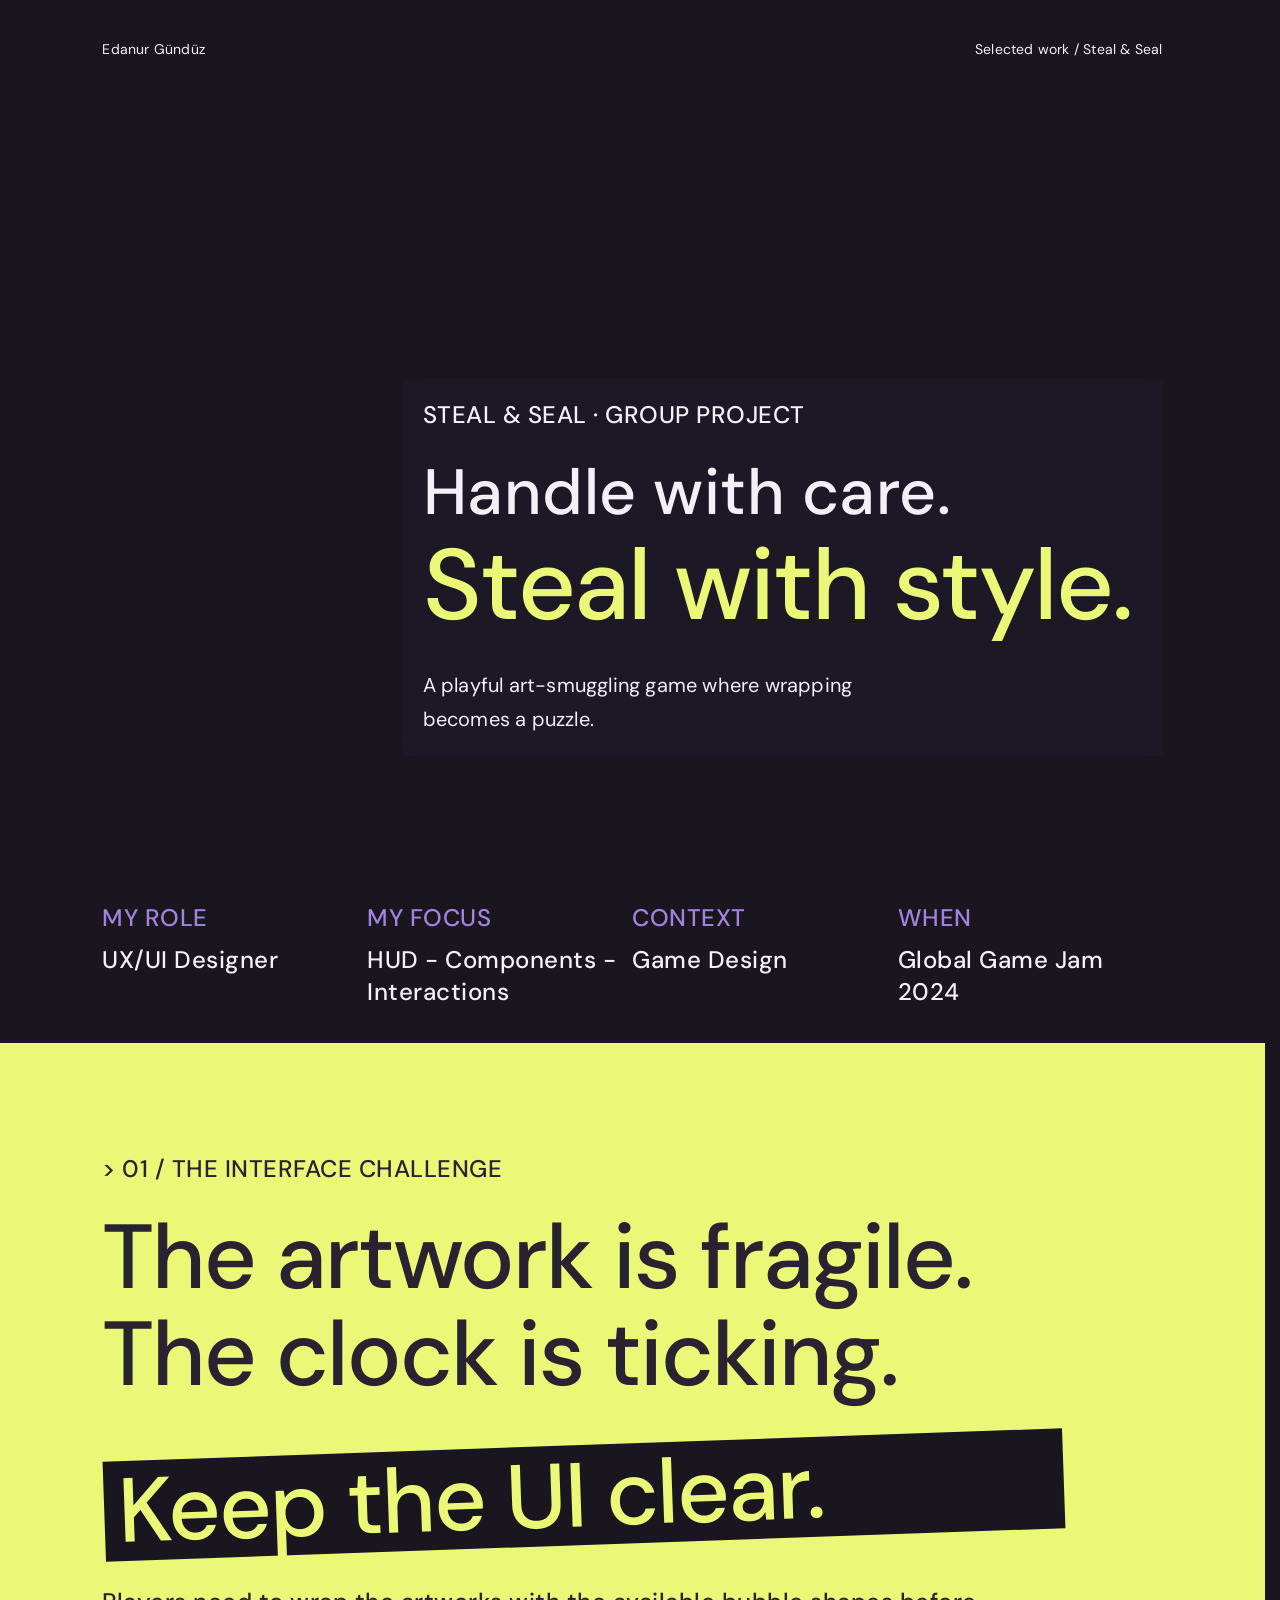
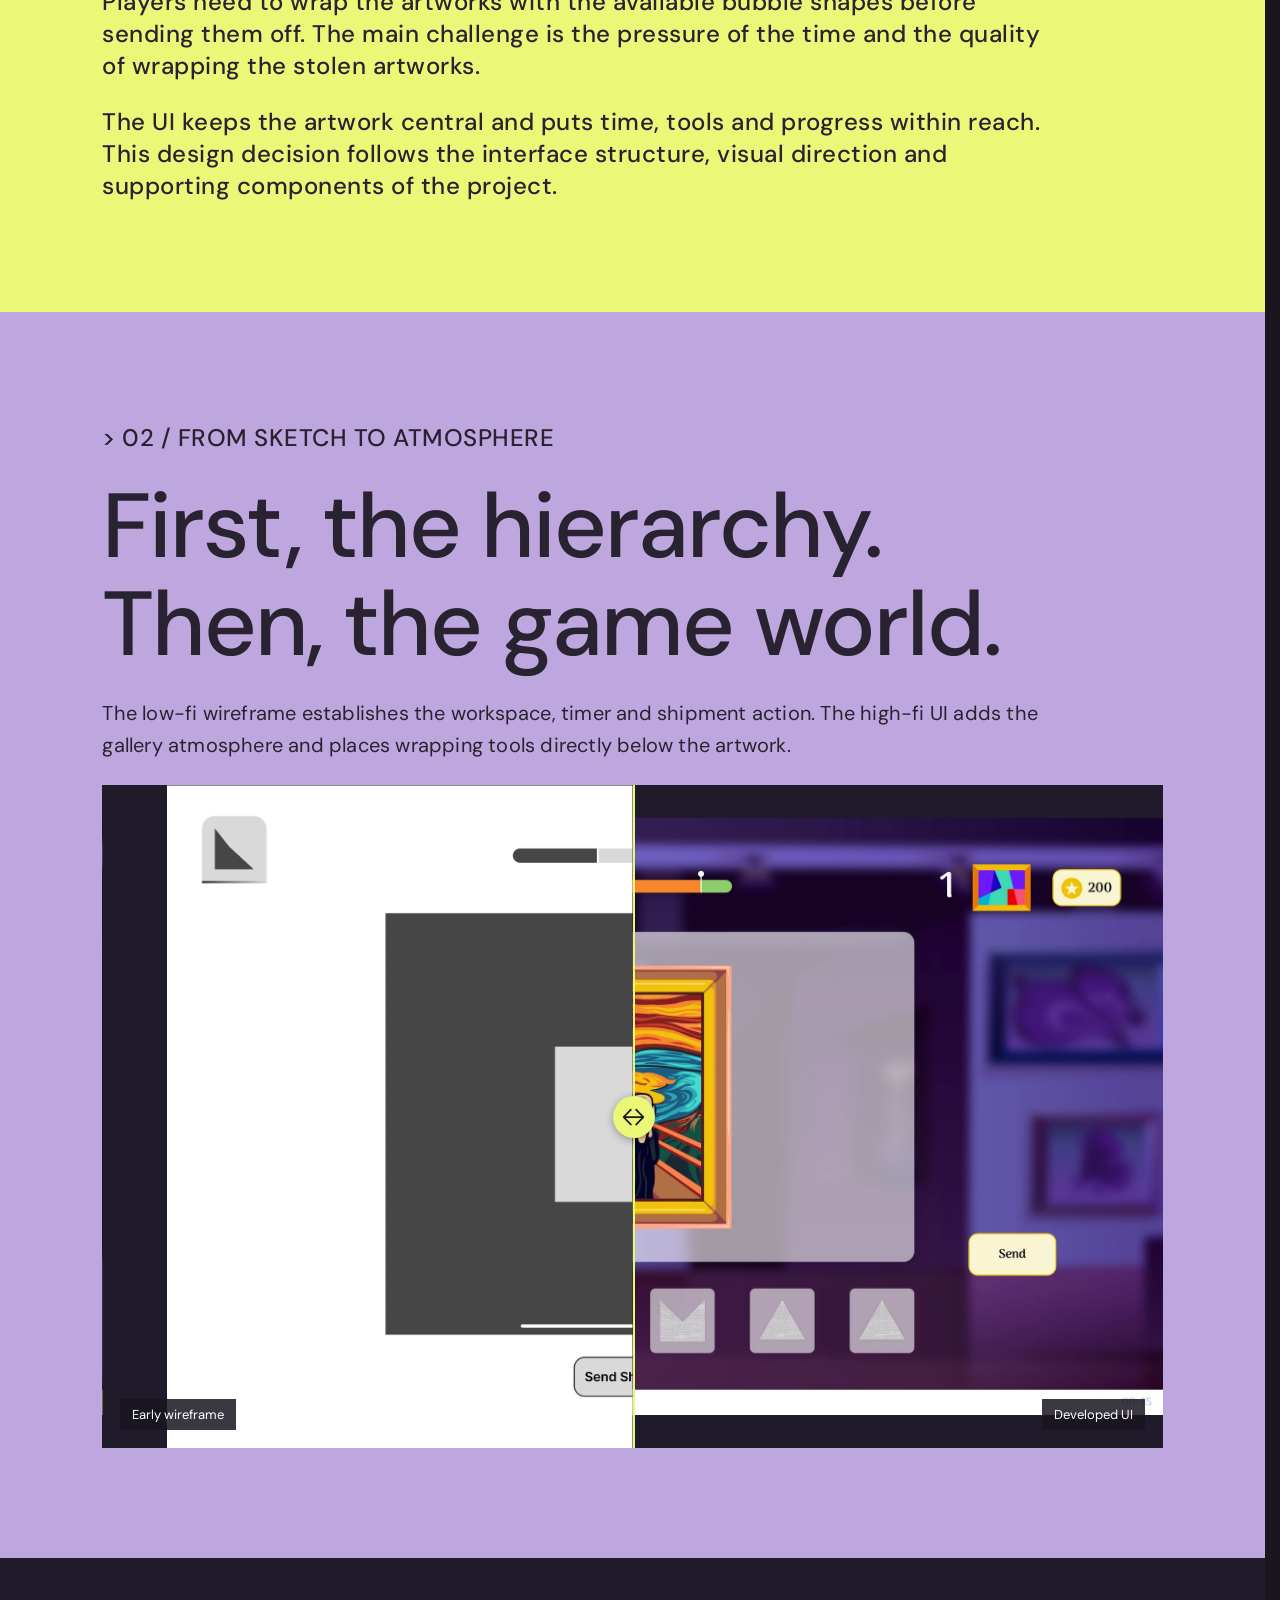
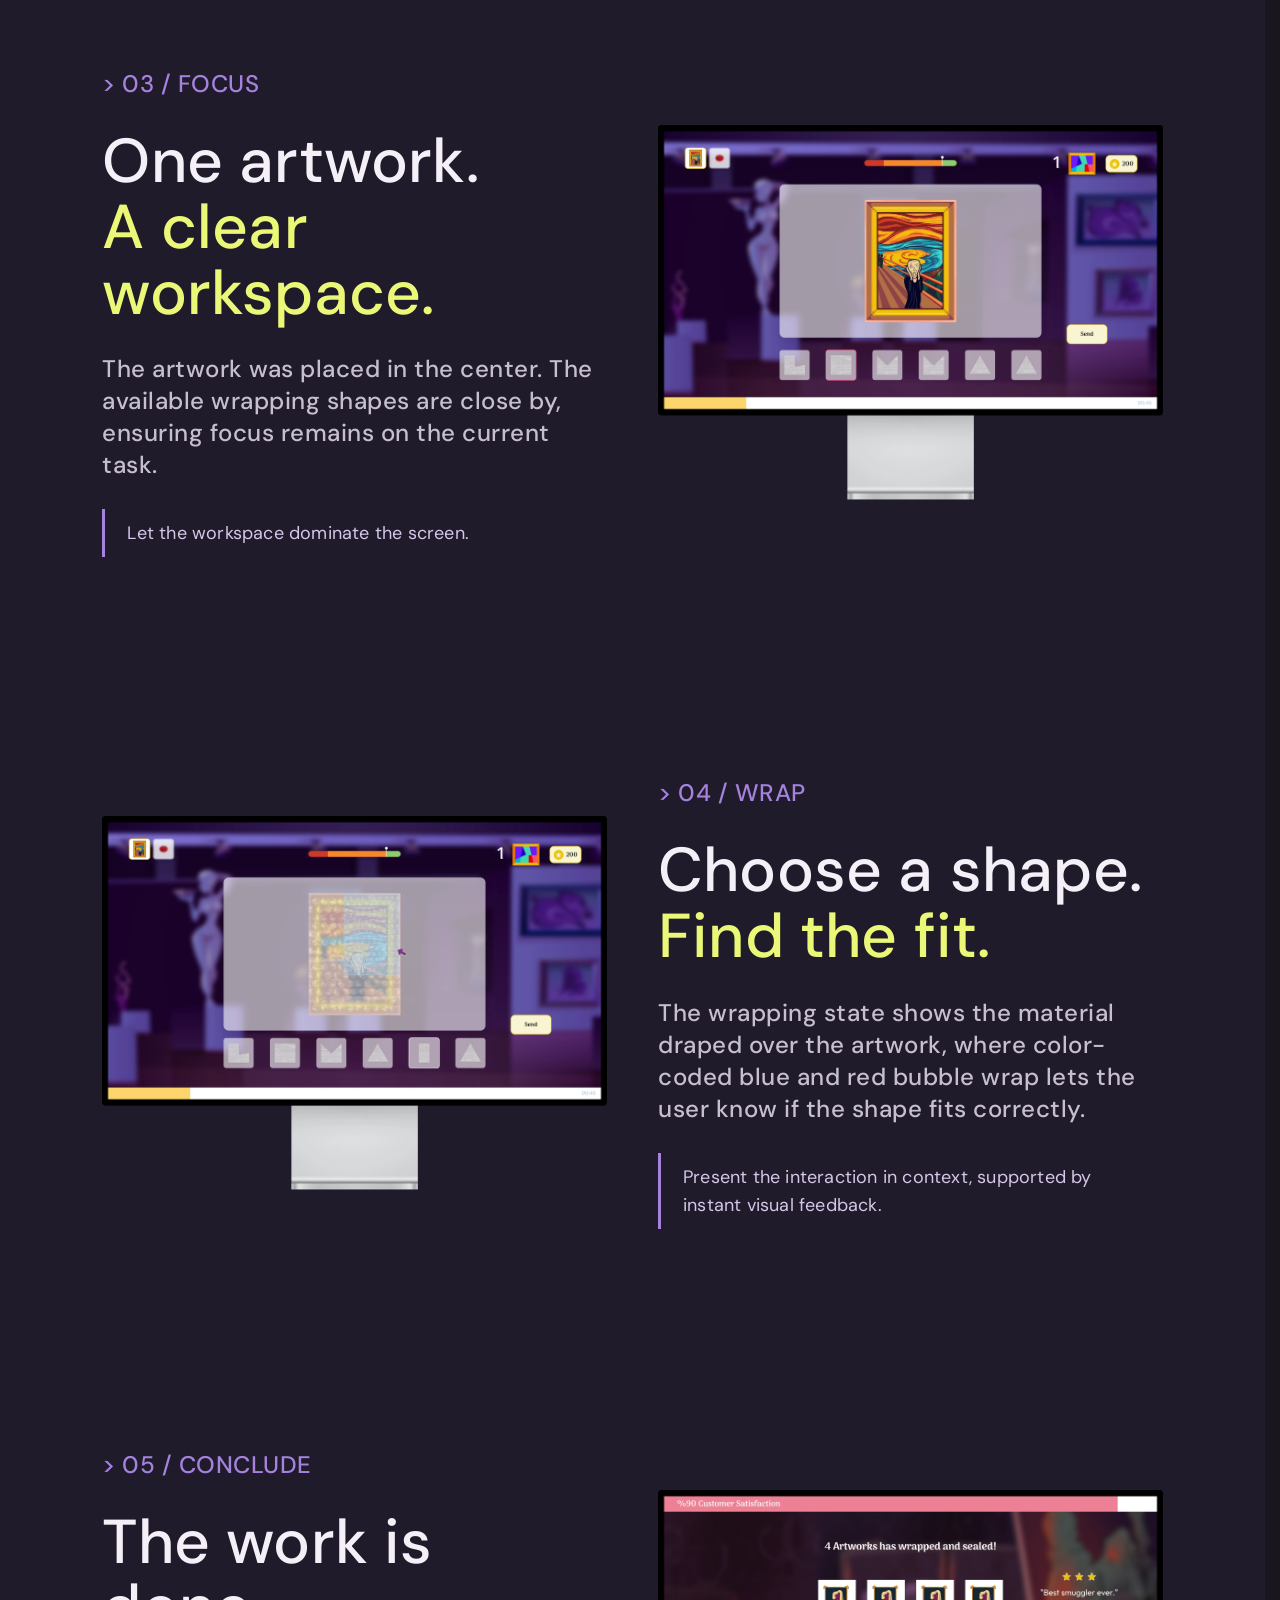
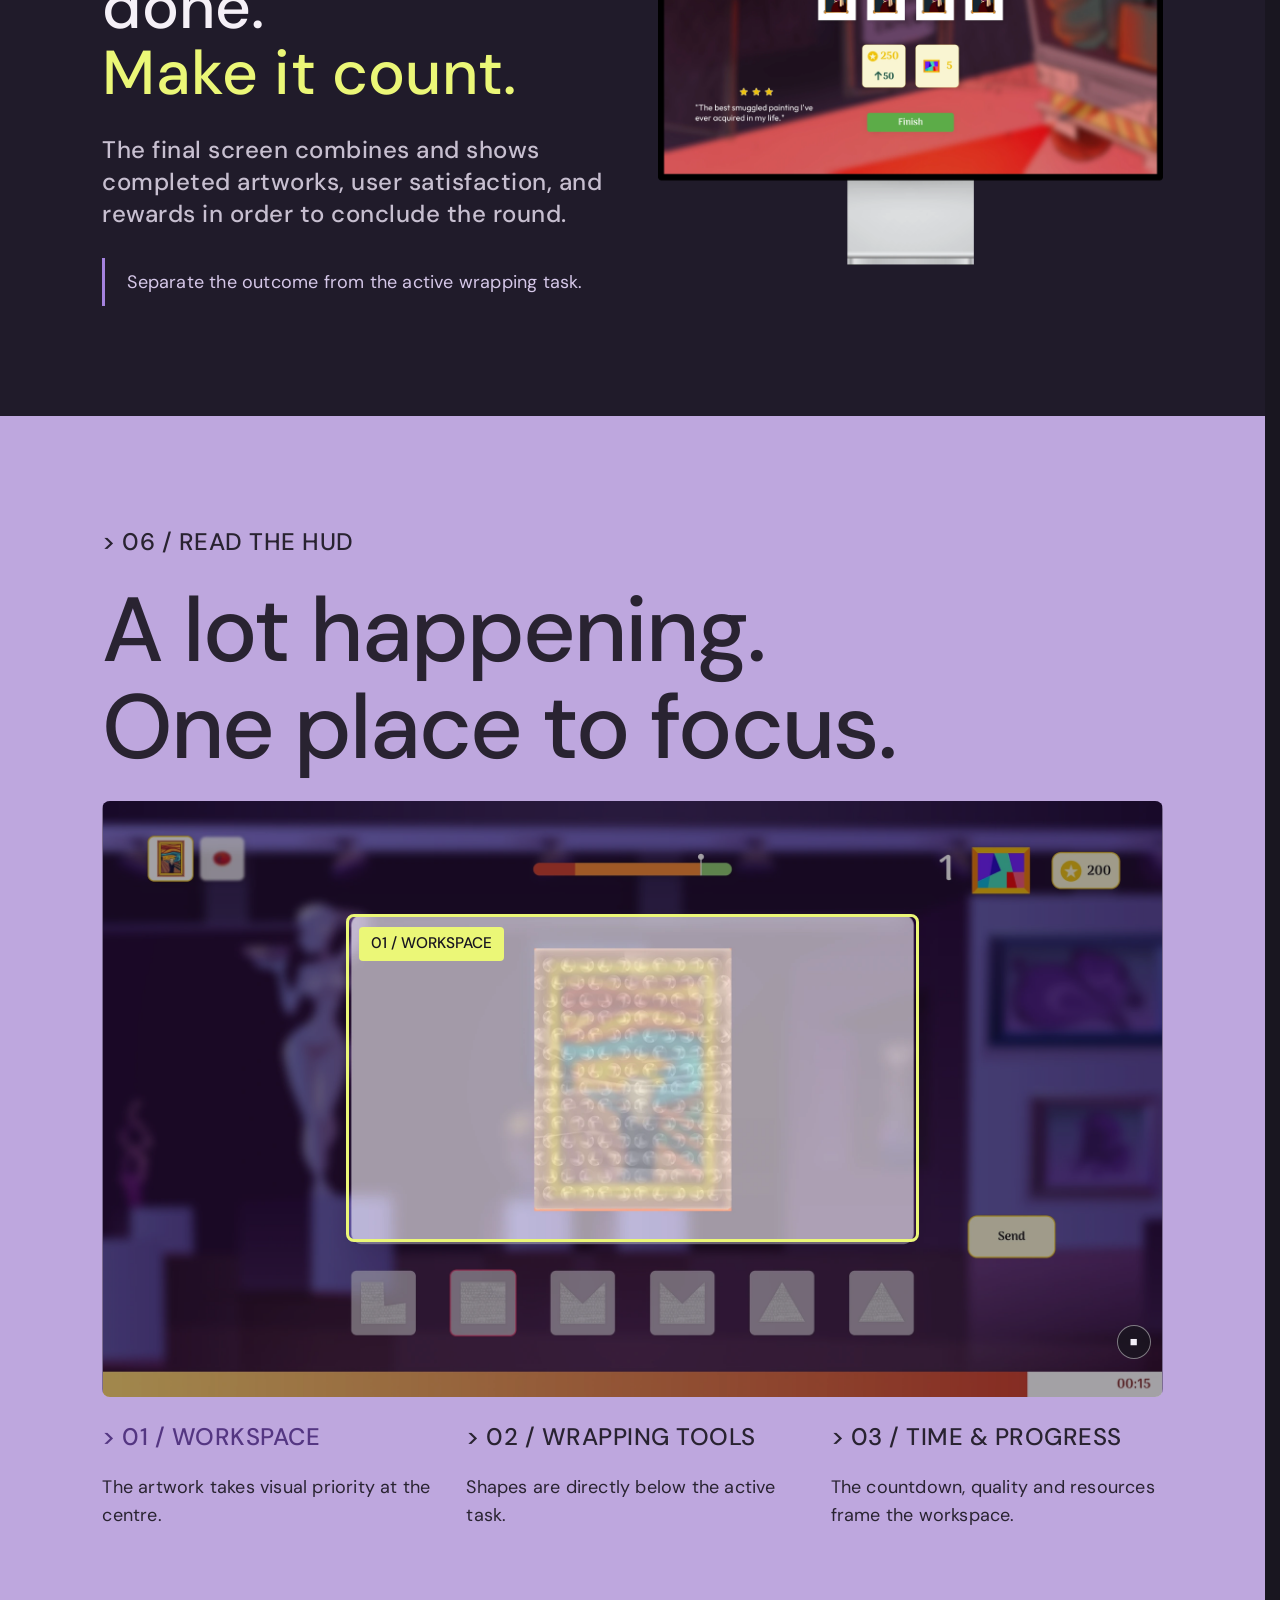
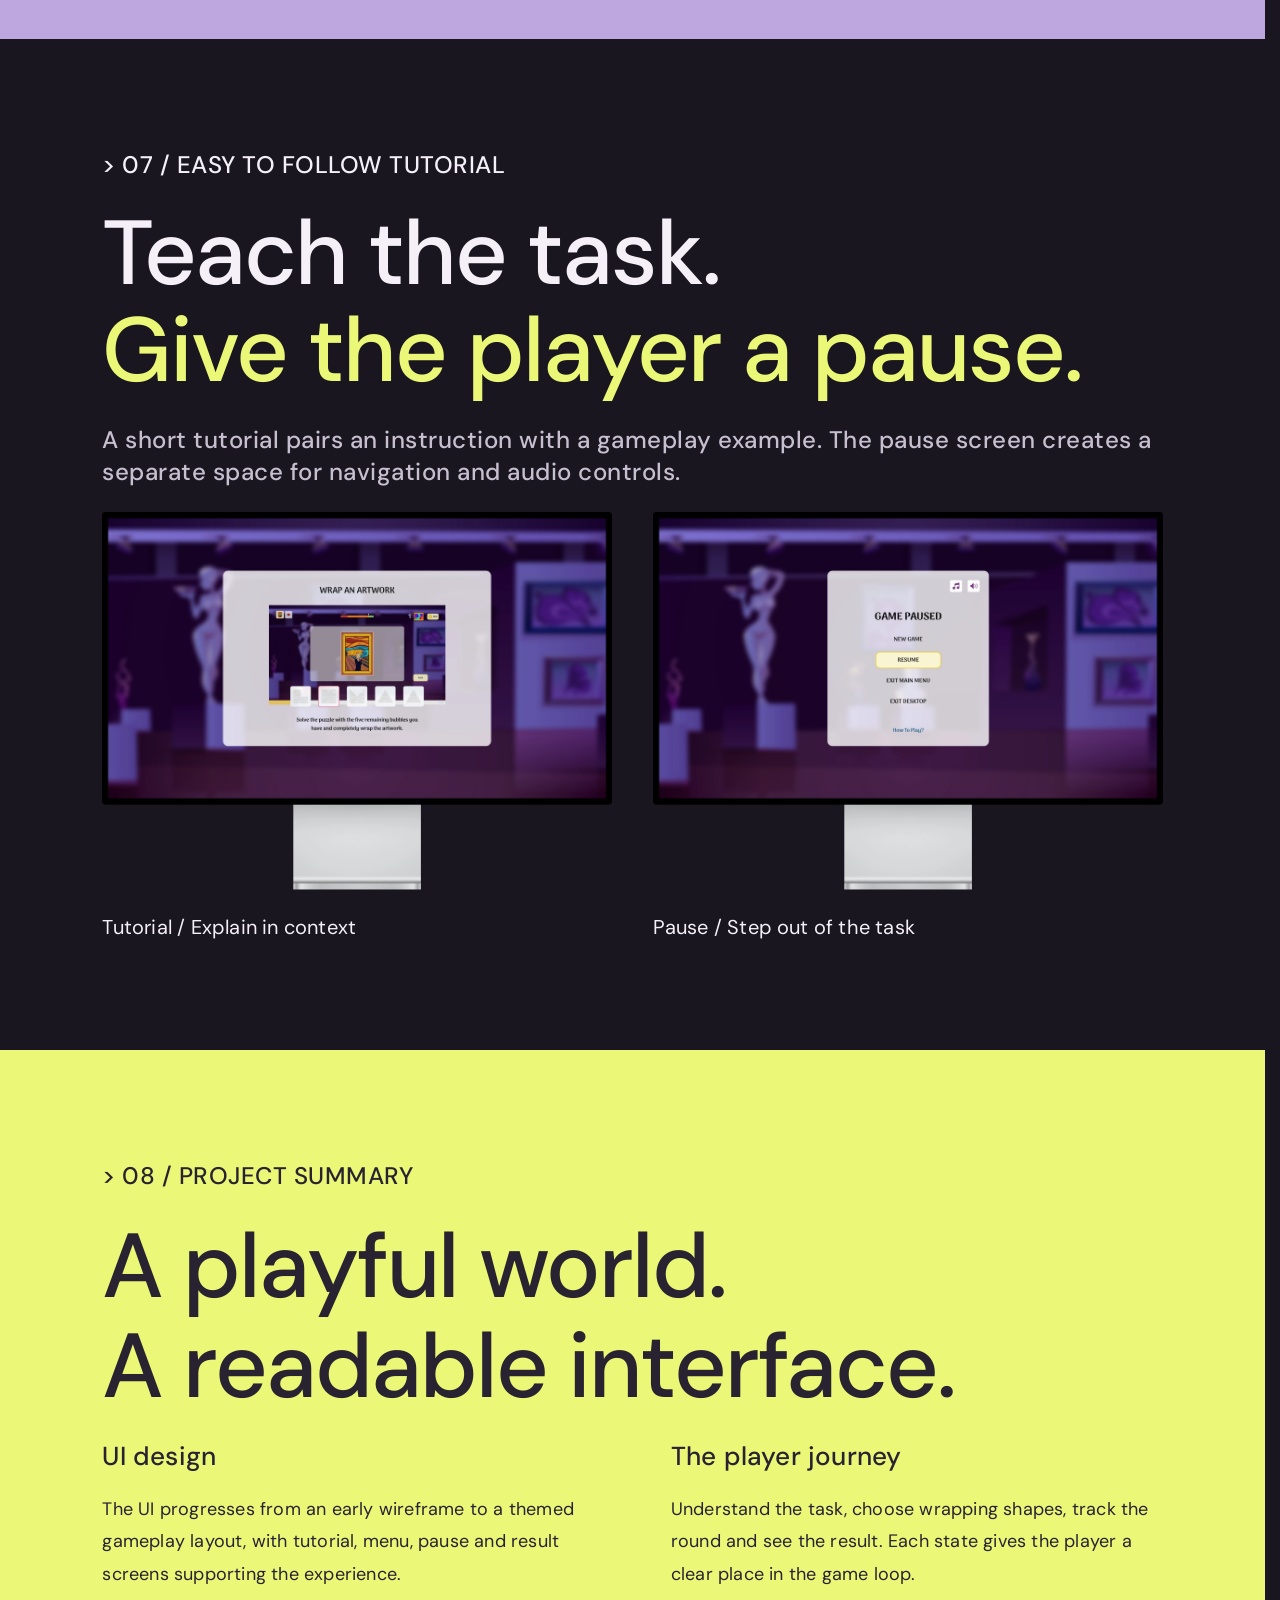
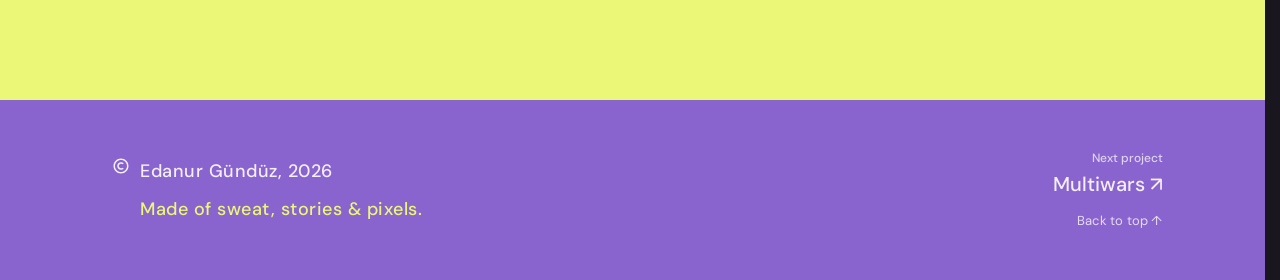
<file: website/steal-and-seal-scroll-story.html>
<!doctype html><html lang="en"><head><meta charset="utf-8"><meta name="viewport" content="width=device-width,initial-scale=1"><meta name="description" content="Steal &amp; Seal — UX/UI design portfolio by Edanur Gündüz."><title>Steal & Seal</title><link rel="stylesheet" href="styles/foundations.css?v=20261009-windows1"><link rel="stylesheet" href="styles/figma-layout.css?v=20261009-windows1"><link rel="stylesheet" href="styles/figma-text-current.css?v=20261009-windows1"><link rel="stylesheet" href="styles/website-last.css?v=20261009-windows1"><link rel="stylesheet" href="styles/responsive.css?v=20261009-windows1"></head><body data-page="steal"><a class="skip-link" href="#top">Skip to content</a><div class="f15 f38 f41 f42 f193 f377 f390 page-frame case-frame" data-node-id="212:545" data-name="Steal &amp; Seal — Scroll Story" id="top"><nav class="f7 f15 f38 f41 f47 f51 f89 f191 f194 f205 f368 f377 f385 f422 f429 f491 f507 case-section site-nav" data-node-id="212:546" data-name="Navigation" style="min-height:100px" id="section-212-546"><a class="f377 f385 f570" data-node-id="212:547" href="index.html">Edanur Gündüz</a><p class="f377 f385 f548" data-node-id="212:548">Selected work / Steal &amp; Seal</p></nav><section class="f38 f41 f42 f171 f192 f196 f354 f361 f364 f377 f385 f507 case-section case-hero" data-node-id="212:549" data-name="00 / Handle with care. Steal with style." style="min-height:766px" id="section-212-549"><video class="hero-video" autoplay="" loop="" muted="" playsinline="" preload="metadata" aria-hidden="true" data-video-key="steal"></video><div class="f7 f9 f10 f38 f41 f42 f65 f193 f353 f377 f385" data-node-id="212:550" data-name="Hero story"><p class="f48 f50 f217 f377 f385 f403 f422 f490 f616" data-node-id="212:551">STEAL &amp; SEAL · GROUP PROJECT</p><div class="f38 f41 f42 f50 f193 f377 f385 f635" data-node-id="212:552" data-name="Display headline"><p class="f48 f235 f377 f385 f422 f428 f492 f613 large-text" data-node-id="212:553">Handle with care.</p><p class="f45 f204 f377 f385 f395 f416 f488 f616 large-text" data-node-id="212:554">Steal with style.</p></div><p class="f46 f51 f219 f377 f385 f402 f418 f489 f594" data-node-id="212:555">A playful art-smuggling game where wrapping becomes a puzzle. </p></div></section><section class="f7 f15 f38 f41 f48 f50 f103 f191 f194 f217 f368 f373 f377 f385 f403 f490 f507 case-section context-grid" data-node-id="212:556" data-name="Project context" style="min-height:177px" id="section-212-556"><div class="f38 f41 f42 f54 f91 f193 f377 f385 f556" data-node-id="212:557" data-name="CASE STUDY FOCUS"><p class="f377 f385 f420 f556" data-node-id="212:558">MY ROLE</p><p class="f377 f385 f422 f556" data-node-id="212:559">UX/UI Designer</p></div><div class="f38 f41 f42 f54 f193 f377 f385 f556" data-node-id="212:560" data-name="CONTEXT"><p class="f377 f385 f420 f556" data-node-id="212:561">MY FOCUS</p><p class="f377 f385 f422 f556" data-node-id="212:562">HUD - Components - Interactions</p></div><div class="f38 f41 f42 f54 f91 f193 f377 f385 f556" data-node-id="212:563" data-name="DESIGN TOOL"><p class="f377 f385 f420 f556" data-node-id="212:564">CONTEXT</p><p class="f377 f385 f422 f556" data-node-id="212:565">Game Design</p></div><div class="f38 f41 f42 f54 f91 f193 f377 f385 f556" data-node-id="212:566" data-name="SOURCE"><p class="f377 f385 f420 f556" data-node-id="212:567">WHEN</p><p class="f377 f385 f422 f556" data-node-id="212:568">Global Game Jam 2024</p></div></section><section class="f14 f38 f41 f42 f63 f193 f364 f370 f377 f385 f507 case-section" data-node-id="212:569" data-name="01 / The interface challenge" id="section-212-569"><p class="f7 f48 f50 f217 f377 f385 f403 f417 f490 f504" data-node-id="212:570">&gt; 01 / THE INTERFACE CHALLENGE</p><div class="f7 f45 f50 f197 f377 f385 f412 f417 f488 f504 large-text" data-node-id="212:571" role="heading" aria-level="2"><p class="f229 f312">The artwork is fragile.
</p><p class="f229">The clock is ticking.</p></div><div class="f41 f99 f191 f195 f377 f385 f630" data-node-id="212:572"><div class="f1 f43"><div class="f15 f38 f41 f42 f193 f366 f377 f629" data-name="Highlighted question"><p class="f7 f45 f50 f198 f377 f385 f412 f416 f488 f626 large-text" data-node-id="212:573">Keep the UI clear.</p></div></div></div><p class="f7 f48 f50 f234 f377 f385 f417 f427 f492 f627" data-node-id="212:574">Players need to wrap the artworks with the available bubble shapes before sending them off. The main challenge is the pressure of the time and the quality of wrapping the stolen artworks.</p><p class="f7 f48 f50 f234 f377 f385 f417 f427 f492 f627" data-node-id="212:575">The UI keeps the artwork central and puts time, tools and progress within reach. This design decision follows the interface structure, visual direction and supporting components of the project.</p></section><section class="f22 f38 f41 f42 f63 f193 f364 f370 f377 f385 f507 case-section" data-node-id="212:576" data-name="02 / From structure to atmosphere" id="section-212-576"><p class="f7 f48 f50 f217 f377 f385 f403 f417 f490 f504" data-node-id="212:577">&gt; 02 / FROM SKETCH TO ATMOSPHERE</p><div class="f7 f45 f50 f197 f377 f385 f412 f417 f488 f504 large-text" data-node-id="212:578" role="heading" aria-level="2"><p class="f229 f312">First, the hierarchy.
</p><p class="f229">Then, the game world.</p></div><p class="f7 f46 f51 f214 f377 f385 f402 f417 f489 f631" data-node-id="212:579">The low-fi wireframe establishes the workspace, timer and shipment action. The high-fi UI adds the gallery atmosphere and places wrapping tools directly below the artwork.</p><div class="f38 f41 f72 f151 f193 f377 f385 f504" data-node-id="212:580" data-name="Wireframe to developed UI"><div class="f38 f41 f42 f62 f193 f377 f385 f603" data-node-id="212:581" data-name="Early wireframe"><div class="f148 f377 f385 f603 image-slot" data-node-id="212:582" data-name="Early wireframe"><img alt="EarlyWireframe" class="f8 f186 f311 f346 f359 f390" src="assets/steal/imgEarlyWireframe.webp" width="2200" height="1565" decoding="async" loading="lazy"></div><p class="f7 f45 f50 f211 f377 f385 f402 f417 f489 f603" data-node-id="212:583">Early wireframe</p></div><div class="f38 f41 f42 f62 f193 f377 f385 f603" data-node-id="212:584" data-name="Developed game UI"><div class="f148 f377 f385 f603 image-slot" data-node-id="212:585" data-name="Developed game UI"><img alt="DevelopedGameUi" class="f8 f186 f311 f346 f359 f390" src="assets/steal/imgDevelopedGameUi.webp" width="2200" height="1238" decoding="async" loading="lazy"></div><p class="f7 f45 f50 f211 f377 f385 f402 f417 f489 f603" data-node-id="212:586">High-Fi UI </p></div></div></section><section class="f21 f38 f41 f72 f191 f364 f370 f377 f385 f507 case-section scroll-scene" data-node-id="212:587" data-name="03 / FOCUS / Scroll scene" id="section-212-587"><div class="f38 f41 f42 f67 f193 f377 f385 f590 scene-copy" data-node-id="212:588" data-name="03 / FOCUS / Copy"><p class="f7 f48 f50 f217 f377 f385 f403 f420 f490 f590" data-node-id="212:589">&gt; 03 / FOCUS</p><div class="f7 f38 f41 f42 f45 f50 f193 f222 f377 f385 f406 f489 f590" data-node-id="212:590" data-name="Story headline"><p class="f377 f385 f422 f590 large-text" data-node-id="212:591">One artwork.</p><p class="f377 f385 f416 f590 large-text" data-node-id="212:592">A clear workspace.</p></div><p class="f7 f48 f50 f217 f377 f385 f403 f423 f490 f586" data-node-id="212:593">The artwork was placed in the center. The available wrapping shapes are close by, ensuring focus remains on the current task.</p><div class="f29 f32 f33 f38 f41 f42 f193 f357 f369 f377 f385 f590" data-node-id="212:594" data-name="ShoCo / Story decision note"><p class="f7 f46 f51 f212 f377 f385 f401 f421 f489 f590" data-node-id="I212:594;59:43">Let the workspace dominate the screen.</p></div></div><div class="f38 f41 f42 f155 f193 f195 f377 f385 f614 scene-media" data-node-id="212:595" data-name="Sticky game screen / main" style="--asset-ratio:2200/1633"><div class="f145 f377 f385 f614 image-slot" data-node-id="212:596" data-name="Game screen / main"><img alt="GameScreenMain" class="f8 f186 f311 f346 f359 f390" src="assets/steal/imgGameScreenMain.webp" width="2200" height="1633" decoding="async" loading="lazy"></div></div></section><section class="f21 f38 f41 f72 f191 f364 f370 f377 f385 f507 case-section scroll-scene" data-node-id="212:597" data-name="04 / WRAP / Scroll scene" id="section-212-597"><div class="f38 f41 f42 f155 f193 f195 f377 f385 f614 scene-media" data-node-id="212:598" data-name="Sticky game screen / wrapping" style="--asset-ratio:2200/1633"><div class="f145 f377 f385 f614 image-slot" data-node-id="212:599" data-name="Game screen / wrapping"><img alt="GameScreenWrapping" class="f8 f186 f311 f346 f359 f390" src="assets/steal/imgGameScreenWrapping.webp" width="2200" height="1633" decoding="async" loading="lazy"></div></div><div class="f38 f41 f42 f67 f193 f377 f385 f590 scene-copy" data-node-id="212:600" data-name="04 / WRAP / Copy"><p class="f7 f48 f50 f217 f377 f385 f403 f420 f490 f590" data-node-id="212:601">&gt; 04 / WRAP</p><div class="f7 f38 f41 f42 f45 f50 f193 f222 f377 f385 f406 f489 f590" data-node-id="212:602" data-name="Story headline"><p class="f377 f385 f422 f590 large-text" data-node-id="212:603">Choose a shape.</p><p class="f377 f385 f416 f590 large-text" data-node-id="212:604">Find the fit.</p></div><p class="f7 f48 f50 f217 f377 f385 f403 f423 f490 f586" data-node-id="212:605">The wrapping state shows the material draped over the artwork, where color-coded blue and red bubble wrap lets the user know if the shape fits correctly.</p><div class="f29 f32 f33 f38 f41 f42 f193 f357 f369 f377 f385 f590" data-node-id="212:606" data-name="ShoCo / Story decision note"><div class="f7 f46 f51 f197 f377 f385 f401 f421 f489 f590 f638" data-node-id="I212:606;59:43"><p class="f212 f312">Present the interaction in context, supported by 
</p><p class="f212">instant visual feedback.</p></div></div></div></section><section class="f21 f38 f41 f72 f191 f364 f370 f377 f385 f507 case-section scroll-scene" data-node-id="212:607" data-name="05 / CONCLUDE / Scroll scene" id="section-212-607"><div class="f38 f41 f42 f67 f193 f377 f385 f590 scene-copy" data-node-id="212:608" data-name="05 / CONCLUDE / Copy"><p class="f7 f48 f50 f217 f377 f385 f403 f420 f490 f590" data-node-id="212:609">&gt; 05 / CONCLUDE</p><div class="f7 f38 f41 f42 f45 f50 f193 f222 f377 f385 f406 f489 f590" data-node-id="212:610" data-name="Story headline"><p class="f377 f385 f422 f590 large-text" data-node-id="212:611">The work is done.</p><p class="f377 f385 f416 f590 large-text" data-node-id="212:612">Make it count.</p></div><p class="f7 f48 f50 f217 f377 f385 f403 f423 f490 f586" data-node-id="212:613">The final screen combines and shows completed artworks, user satisfaction, and rewards in order to conclude the round.</p><div class="f29 f32 f33 f38 f41 f42 f193 f357 f369 f377 f385 f590" data-node-id="212:614" data-name="ShoCo / Story decision note"><p class="f7 f46 f51 f212 f377 f385 f401 f421 f489 f590" data-node-id="I212:614;59:43">Separate the outcome from the active wrapping task.</p></div></div><div class="f38 f41 f42 f155 f193 f195 f377 f385 f614 scene-media" data-node-id="212:615" data-name="Sticky game screen / result" style="--asset-ratio:2200/1633"><div class="f145 f377 f385 f614 image-slot" data-node-id="212:616" data-name="Game screen / result"><img alt="GameScreenResult" class="f8 f186 f311 f346 f359 f390" src="assets/steal/imgGameScreenResult.webp" width="2200" height="1633" decoding="async" loading="lazy"></div></div></section><section class="f22 f38 f41 f42 f63 f193 f364 f370 f377 f385 f507 case-section" data-node-id="212:617" data-name="06 / Read the HUD" id="section-212-617"><p class="f7 f48 f50 f217 f377 f385 f403 f417 f490 f504" data-node-id="212:618">&gt; 06 / READ THE HUD</p><div class="f7 f45 f50 f197 f377 f385 f412 f417 f488 f504 large-text" data-node-id="212:619" role="heading" aria-level="2"><p class="f229 f312">A lot happening.
</p><p class="f229">One place to focus.</p></div><div class="f165 f377 f385 f504 image-slot" data-node-id="212:620" data-name="Game HUD / annotated in browser prototype"><img alt="GameHudAnnotatedInBrowserPrototype" class="f8 f186 f311 f346 f359 f390" src="assets/steal/imgGameHudAnnotatedInBrowserPrototype.webp" width="2200" height="1238" decoding="async" loading="lazy"></div><div class="f7 f38 f41 f73 f193 f377 f385 f417 f504" data-node-id="212:621" data-name="HUD priorities"><div class="f38 f41 f42 f62 f193 f377 f385 f579" data-node-id="212:622" data-name="01 / Workspace"><p class="f48 f50 f217 f377 f385 f403 f490 f579" data-node-id="212:623">&gt; 01 / WORKSPACE</p><p class="f47 f51 f231 f377 f385 f424 f491 f579" data-node-id="212:624">The artwork takes visual priority at the centre.</p></div><div class="f38 f41 f42 f62 f193 f377 f385 f579" data-node-id="212:625" data-name="02 / Wrapping tools"><p class="f48 f50 f217 f377 f385 f403 f490 f579" data-node-id="212:626">&gt; 02 / WRAPPING TOOLS</p><p class="f47 f51 f231 f377 f385 f424 f491 f579" data-node-id="212:627">Shapes are directly below the active task.</p></div><div class="f38 f41 f42 f62 f193 f377 f385 f579" data-node-id="212:628" data-name="03 / Time &amp; progress"><p class="f48 f50 f217 f377 f385 f403 f490 f579" data-node-id="212:629">&gt; 03 / TIME &amp; PROGRESS</p><p class="f47 f51 f231 f377 f385 f424 f491 f579" data-node-id="212:630">The countdown, quality and resources frame the workspace.</p></div></div></section><section class="f15 f38 f41 f42 f63 f193 f364 f370 f377 f385 f507 case-section" data-node-id="212:631" data-name="07 / Support the moments around play" id="section-212-631"><p class="f7 f48 f50 f217 f377 f385 f403 f422 f490 f504" data-node-id="212:632">&gt; 07 / EASY TO FOLLOW TUTORIAL</p><div class="f7 f38 f41 f42 f45 f50 f193 f229 f377 f385 f412 f488 f504" data-node-id="212:633" data-name="Supporting headline" role="heading" aria-level="2"><p class="f377 f385 f422 f504 large-text" data-node-id="212:634">Teach the task.</p><p class="f377 f385 f416 f504 large-text" data-node-id="212:635">Give the player a pause.</p></div><p class="f7 f48 f50 f234 f313 f377 f385 f423 f427 f492 f634" data-node-id="212:636">A short tutorial pairs an instruction with a gameplay example. The pause screen creates a separate space for navigation and audio controls.</p><div class="f38 f41 f72 f193 f377 f385 f504" data-node-id="212:637" data-name="Tutorial and pause"><div class="f38 f41 f42 f64 f193 f377 f385 f603" data-node-id="212:638" data-name="Tutorial / Explain in context"><div class="f139 f377 f385 f603 image-slot" data-node-id="212:639" data-name="Tutorial / Explain in context"><img alt="TutorialExplainInContext" class="f8 f186 f311 f346 f359 f390" src="assets/steal/imgTutorialExplainInContext.webp" width="2200" height="1633" decoding="async" loading="lazy"></div><p class="f7 f46 f51 f211 f377 f385 f402 f422 f489 f603" data-node-id="212:640">Tutorial / Explain in context</p></div><div class="f38 f41 f42 f64 f193 f377 f385 f603" data-node-id="212:641" data-name="Pause / Step out of the task"><div class="f139 f377 f385 f603 image-slot" data-node-id="212:642" data-name="Pause / Step out of the task"><img alt="PauseStepOutOfTheTask" class="f8 f186 f311 f346 f359 f390" src="assets/steal/imgPauseStepOutOfTheTask.webp" width="2200" height="1633" decoding="async" loading="lazy"></div><p class="f7 f46 f51 f211 f377 f385 f402 f422 f489 f603" data-node-id="212:643">Pause / Step out of the task</p></div></div></section><section class="f7 f14 f38 f41 f42 f63 f193 f364 f370 f377 f385 f417 f507 case-section" data-node-id="212:644" data-name="08 / Reflection &amp; next steps" id="section-212-644"><p class="f48 f50 f217 f377 f385 f403 f490 f504" data-node-id="212:645">&gt; 08 / PROJECT SUMMARY</p><div class="f45 f50 f197 f377 f385 f412 f488 f504 large-text" data-node-id="212:646" role="heading" aria-level="2"><p class="f198 f312">A playful world.
</p><p class="f198">A readable interface.</p></div><div class="f38 f41 f52 f193 f377 f385 f495" data-node-id="212:647" data-name="Progression and next tests"><div class="f38 f41 f42 f62 f193 f377 f385 f585" data-node-id="212:648" data-name="The design progression"><p class="f45 f50 f216 f377 f385 f404 f489 f596" data-node-id="212:649">UI design</p><p class="f47 f51 f215 f377 f385 f424 f491 f585" data-node-id="212:650">The UI progresses from an early wireframe to a themed gameplay layout, with tutorial, menu, pause and result screens supporting the experience.</p></div><div class="f38 f41 f42 f62 f193 f377 f385 f587" data-node-id="212:651" data-name="What I would test next"><p class="f45 f50 f216 f377 f385 f404 f489 f596" data-node-id="212:652">The player journey</p><p class="f47 f51 f215 f313 f377 f385 f424 f491 f634" data-node-id="212:653">Understand the task, choose wrapping shapes, track the round and see the result. Each state gives the player a clear place in the game loop.</p></div></div></section><footer class="f19 f38 f41 f104 f191 f194 f364 f377 f385 f507 case-section site-footer" data-node-id="212:654" data-name="Footer" style="min-height:180px" id="section-212-654"><div class="f38 f41 f54 f193 f195 f352 f377 f385" data-node-id="220:848"><div class="f377 f385 f387 image-slot" data-node-id="220:849" data-name="bx:copyright"><img alt="BxCopyright" class="f8 f23 f186 f311 f390" src="assets/steal/imgBxCopyright.svg"></div><div class="f7 f38 f41 f42 f48 f50 f54 f193 f195 f234 f377 f385 f427 f492 f636" data-node-id="220:852"><p class="f377 f385 f418" data-node-id="220:853">Edanur Gündüz, 2026</p><p class="f377 f385 f393" data-node-id="220:854">Made of sweat, stories &amp; pixels.</p></div></div><a class="f7 f46 f51 f213 f377 f385 f403 f422 f489 f522" data-node-id="212:660" href="#top" aria-label="Back to top">Back to top ↑</a></footer></div><script src="scripts/site.js?v=20261009-windows1" defer></script></body></html>
</file>
<file: website/styles/figma-layout.css>
.f0{--rot:-15deg}
.f1{--rot:-2deg}
.f2{--rot:-45deg}
.f3{--rot:-5deg}
.f4{--rot:-8deg}
.f5{--tx:-50%}
.f6{--ty:-50%}
.f7{overflow-wrap:break-word}
.f8{position:absolute}
.f9{backdrop-filter:blur(7.2px)}
.f10{background:rgba(32,27,42,0.5)}
.f11{background:rgba(84,101,255,0.16)}
.f12{background:var(--color-accent-default,#af94ce)}
.f13{background:var(--color-accent-hover,#bfa7db)}
.f14{background:var(--color-accent-lime,#ebf777)}
.f15{background:var(--color-background-default,#191620)}
.f16{background:var(--color-background-hover,#332a40)}
.f17{background:var(--color-background-surface,#262030)}
.f18{background:var(--color-palette-deep-plum,#51416d)}
.f19{background:var(--color-palette-iris-purple,#8964cf)}
.f20{background:var(--color-palette-matte-mint,#a4ccc7)}
.f21{background:var(--shoco-journey,#201b2a)}
.f22{background:var(--shoco-lilac,#bea7de)}
.f23{display:block}
.f24{border-width:1px}
.f25{border-width:2px}
.f26{border-width:3px}
.f27{border-color:#af94ce}
.f28{border-color:#ebf777}
.f29{border-color:var(--shoco-accent,#a482de)}
.f30{border-color:var(--shoco-journey,#201b2a)}
.f31{border-color:var(--shoco-paper,#f5f0f7)}
.f32{border-left-width:3px}
.f33{border-style:solid}
.f34{bottom:0}
.f35{bottom:1113px}
.f36{bottom:180px}
.f37{grid-column:1}
.f38{align-content:stretch}
.f39{display:contents}
.f40{cursor:pointer}
.f41{display:flex}
.f42{flex-direction:column}
.f43{flex:none}
.f44{font-family:"DM Sans",sans-serif;font-weight:700}
.f45{font-family:"DM Sans",sans-serif;font-weight:500}
.f46{font-family:"DM Sans",sans-serif;font-weight:400}
.f47{font-family:"DM Sans",sans-serif;font-weight:400}
.f48{font-family:"DM Sans",sans-serif;font-weight:500}
.f49{font-weight:700}
.f50{font-weight:500}
.f51{font-weight:400}
.f52{gap:100px}
.f53{gap:102px}
.f54{gap:10px}
.f55{gap:110px}
.f56{gap:12px}
.f57{gap:130px}
.f58{gap:13px}
.f59{gap:15px}
.f60{gap:16px}
.f61{gap:18px}
.f62{gap:20px}
.f63{gap:24px}
.f64{gap:25px}
.f65{gap:26px}
.f66{gap:27px}
.f67{gap:28px}
.f68{gap:30px}
.f69{gap:34px}
.f70{gap:38px}
.f71{gap:3px}
.f72{gap:40px}
.f73{gap:42px}
.f74{gap:43px}
.f75{gap:46px}
.f76{gap:48px}
.f77{gap:50px}
.f78{gap:54px}
.f79{gap:58px}
.f80{gap:5px}
.f81{gap:60px}
.f82{gap:62px}
.f83{gap:66px}
.f84{gap:7px}
.f85{grid-template-columns:max-content}
.f86{grid-template-rows:max-content}
.f87{height:0}
.f88{height:1000px}
.f89{height:100px}
.f90{height:1011.427px}
.f91{height:105px}
.f92{height:110px}
.f93{height:1170px}
.f94{height:127.145px}
.f95{height:127.305px}
.f96{height:1300px}
.f97{height:1320px}
.f98{height:1339px}
.f99{height:134.442px}
.f100{height:1340px}
.f101{height:138.138px}
.f102{height:140px}
.f103{height:177px}
.f104{height:180px}
.f105{height:202px}
.f106{height:215.262px}
.f107{height:228.387px}
.f108{height:22px}
.f109{height:235.887px}
.f110{height:238.849px}
.f111{height:240.278px}
.f112{height:243.113px}
.f113{height:249.949px}
.f114{height:254.543px}
.f115{height:254.685px}
.f116{height:259.272px}
.f117{height:259.737px}
.f118{height:264.599px}
.f119{height:265.518px}
.f120{height:265.706px}
.f121{height:270.828px}
.f122{height:272.276px}
.f123{height:275.885px}
.f124{height:281.654px}
.f125{height:283.472px}
.f126{height:285.223px}
.f127{height:285.686px}
.f128{height:289.031px}
.f129{height:292.04px}
.f130{height:292.45px}
.f131{height:294.63px}
.f132{height:300.898px}
.f133{height:306.33px}
.f134{height:306.653px}
.f135{height:313.242px}
.f136{height:315.926px}
.f137{height:322.761px}
.f138{height:328.742px}
.f139{height:329px}
.f140{height:330.325px}
.f141{height:336.287px}
.f142{height:353.454px}
.f143{height:361.727px}
.f144{height:383px}
.f145{height:390px}
.f146{height:395px}
.f147{height:405px}
.f148{height:415px}
.f149{height:497px}
.f150{height:504px}
.f151{height:510px}
.f152{height:560px}
.f153{height:580px}
.f154{height:592.823px}
.f155{height:600px}
.f156{height:602.197px}
.f157{height:604px}
.f158{height:605px}
.f159{height:620px}
.f160{height:622px}
.f161{height:635px}
.f162{height:64px}
.f163{height:654px}
.f164{height:660px}
.f165{height:680px}
.f166{height:690px}
.f167{height:710px}
.f168{height:715px}
.f169{height:720px}
.f170{height:74px}
.f171{height:766px}
.f172{height:769px}
.f173{height:76px}
.f174{height:788px}
.f175{height:800px}
.f176{height:831px}
.f177{height:859.242px}
.f178{height:866px}
.f179{height:888px}
.f180{height:890px}
.f181{height:95.62%}
.f182{height:980px}
.f183{height:981px}
.f184{height:100%}
.f185{display:inline-grid}
.f186{inset:0}
.f187{inset:-0.28px 0}
.f188{inset:-4.79px -5.75% -4.79px 0}
.f189{inset:-7.36px -4.55% -7.36px 0}
.f190{inset:-7.36px -4.71% -7.36px 0}
.f191{align-items:center}
.f192{align-items:flex-end}
.f193{align-items:flex-start}
.f194{justify-content:space-between}
.f195{justify-content:center}
.f196{justify-content:flex-end}
.f197{line-height:0}
.f198{line-height:100.1px}
.f199{line-height:101.52px}
.f200{line-height:103.02px}
.f201{line-height:103.4px}
.f202{line-height:105.84px}
.f203{line-height:106.92px}
.f204{line-height:112.86px}
.f205{line-height:17.5px}
.f206{line-height:21.25px}
.f207{line-height:22.4px}
.f208{line-height:22.5px}
.f209{line-height:23.1px}
.f210{line-height:23.4px}
.f211{line-height:25px}
.f212{line-height:28px}
.f213{line-height:30px}
.f214{line-height:32.3px}
.f215{line-height:32.4px}
.f216{line-height:32.5px}
.f217{line-height:32px}
.f218{line-height:33px}
.f219{line-height:34px}
.f220{line-height:39.6px}
.f221{line-height:62.5px}
.f222{line-height:65.72px}
.f223{line-height:74.2px}
.f224{line-height:76.32px}
.f225{line-height:90.64px}
.f226{line-height:92.4px}
.f227{line-height:93.5px}
.f228{line-height:94.6px}
.f229{line-height:97.37px}
.f230{line-height:98.44px}
.f231{line-height:var(--font-line-height-body,28px)}
.f232{line-height:var(--font-line-height-h1,56px)}
.f233{line-height:var(--font-line-height-h2,40px)}
.f234{line-height:var(--font-line-height-h3,32px)}
.f235{line-height:var(--font-line-height-hero,72px)}
.f236{left:0}
.f237{left:50%}
.f238{left:-10.75px}
.f239{left:-108.7px}
.f240{left:-112.48px}
.f241{left:-14.31px}
.f242{left:-16.09%}
.f243{left:-214.28px}
.f244{left:-218.26px}
.f245{left:-258px}
.f246{left:-4px}
.f247{left:-62.36px}
.f248{left:-66.53px}
.f249{left:101.67px}
.f250{left:106px}
.f251{left:109px}
.f252{left:111px}
.f253{left:112px}
.f254{left:119px}
.f255{left:122px}
.f256{left:124px}
.f257{left:136.02px}
.f258{left:139.69px}
.f259{left:167px}
.f260{left:183px}
.f261{left:205.63px}
.f262{left:209.67px}
.f263{left:288.58px}
.f264{left:293.06px}
.f265{left:300.92px}
.f266{left:304.68px}
.f267{left:38.95px}
.f268{left:390.02px}
.f269{left:394.16px}
.f270{left:42.85px}
.f271{left:482.61px}
.f272{left:486.45px}
.f273{left:97px}
.f274{left:calc(16.67% + 117px)}
.f275{left:calc(33.33% + 75px)}
.f276{left:calc(33.33% + 92px)}
.f277{left:calc(50% + 0.5px)}
.f278{left:calc(50% + 107px)}
.f279{left:calc(50% - 0.5px)}
.f280{left:calc(50% - 100px)}
.f281{left:calc(66.67% + 38px)}
.f282{text-transform:lowercase}
.f283{mask-mode:alpha}
.f284{mask-composite:intersect}
.f285{mask-clip:no-clip}
.f286{mask-repeat:no-repeat}
.f287{mask-position:22.312px 15.787px}
.f288{mask-position:23.369px 17.256px}
.f289{mask-position:23.929px 16.264px}
.f290{mask-position:24.514px 18.94px}
.f291{mask-position:25.141px 17.839px}
.f292{mask-position:25.697px 16.755px}
.f293{mask-position:25.766px 20.883px}
.f294{mask-position:26.481px 19.65px}
.f295{mask-position:27.229px 18.433px}
.f296{mask-position:27.942px 21.754px}
.f297{mask-position:28.788px 20.38px}
.f298{mask-position:30.428px 22.656px}
.f299{mask-size:215.595px 208.136px}
.f300{mask-size:222.748px 231.438px}
.f301{mask-size:227.124px 219.493px}
.f302{mask-size:230.397px 257.849px}
.f303{mask-size:235.069px 245.227px}
.f304{mask-size:239.966px 232.13px}
.f305{mask-size:243.986px 275.552px}
.f306{mask-size:248.847px 260.698px}
.f307{mask-size:254.354px 246.275px}
.f308{mask-size:258.799px 294.532px}
.f309{mask-size:264.352px 278.169px}
.f310{mask-size:275.216px 315.207px}
.f311{max-width:none}
.f312{margin-bottom:0}
.f313{min-width:100%}
.f314{margin-left:0}
.f315{margin-left:1193.6px}
.f316{margin-left:1197.27px}
.f317{margin-left:1200.79px}
.f318{margin-left:1203.81px}
.f319{margin-left:201.98px}
.f320{margin-left:203.19px}
.f321{margin-left:23px}
.f322{margin-left:25px}
.f323{margin-left:316px}
.f324{margin-left:331px}
.f325{margin-left:385.41px}
.f326{margin-left:385.67px}
.f327{margin-left:388.2px}
.f328{margin-left:390.32px}
.f329{margin-left:450px}
.f330{margin-left:554.31px}
.f331{margin-left:555.83px}
.f332{margin-left:632.62px}
.f333{margin-left:636.08px}
.f334{margin-left:7.06px}
.f335{margin-left:734.11px}
.f336{margin-left:756.95px}
.f337{margin-left:974px}
.f338{margin-left:980.51px}
.f339{margin-left:983.18px}
.f340{margin-right:-100px}
.f341{margin-top:0}
.f342{margin-top:13px}
.f343{margin-top:14px}
.f344{margin-top:23px}
.f345{margin-top:7.63px}
.f346{object-fit:contain}
.f347{object-fit:cover}
.f348{opacity:0.5}
.f349{opacity:0.6}
.f350{overflow:clip}
.f351{overflow:hidden}
.f352{padding:10px}
.f353{padding:20px}
.f354{padding-bottom:110px}
.f355{padding-bottom:60px}
.f356{padding-left:160px}
.f357{padding-left:22px}
.f358{place-items:start}
.f359{pointer-events:none}
.f360{padding-top:70px}
.f361{padding-top:75px}
.f362{padding-top:90px}
.f363{padding-left:10px;padding-right:10px}
.f364{padding-left:116px;padding-right:116px}
.f365{padding-left:12px;padding-right:12px}
.f366{padding-left:14px;padding-right:14px}
.f367{padding-left:20px;padding-right:20px}
.f368{padding-left:86px;padding-right:86px}
.f369{padding-top:10px;padding-bottom:10px}
.f370{padding-top:110px;padding-bottom:110px}
.f371{padding-top:16px;padding-bottom:16px}
.f372{padding-top:28px;padding-bottom:28px}
.f373{padding-top:30px;padding-bottom:30px}
.f374{padding-top:35px;padding-bottom:35px}
.f375{padding-top:60px;padding-bottom:60px}
.f376{padding-top:65px;padding-bottom:65px}
.f377{position:relative}
.f378{--rot:5deg}
.f379{--rot:8deg}
.f380{--rot:90deg}
.f381{--rot:-2.1deg}
.f382{--rot:-6.33deg}
.f383{grid-row:1}
.f384{box-shadow:0px 4px 17.4px 1px rgba(0,0,0,0.05)}
.f385{flex-shrink:0}
.f386{width:15px;height:15px}
.f387{width:32px;height:32px}
.f388{width:4px;height:4px}
.f389{width:8px;height:8px}
.f390{width:100%;height:100%}
.f391{color:#a482de}
.f392{color:#af94ce}
.f393{color:#ebf777}
.f394{color:#f3eef7}
.f395{font-size:100px}
.f396{font-size:101px}
.f397{font-size:108px}
.f398{font-size:13px}
.f399{font-size:14px}
.f400{font-size:17px}
.f401{font-size:18px}
.f402{font-size:20px}
.f403{font-size:24px}
.f404{font-size:26px}
.f405{font-size:50px}
.f406{font-size:62px}
.f407{font-size:70px}
.f408{font-size:72px}
.f409{font-size:85px}
.f410{font-size:86px}
.f411{font-size:88px}
.f412{font-size:91px}
.f413{font-size:92px}
.f414{font-size:94px}
.f415{color:var(--color-accent-hover,#bfa7db)}
.f416{color:var(--color-accent-lime,#ebf777)}
.f417{color:var(--color-text-on-lime,#292331)}
.f418{color:var(--color-text-primary,#f3eef7)}
.f419{color:var(--color-text-secondary,#baafc7)}
.f420{color:var(--shoco-accent,#a482de)}
.f421{color:var(--shoco-note,#d5c7e8)}
.f422{color:var(--shoco-paper,#f5f0f7)}
.f423{color:var(--shoco-secondary,#c7bfd0)}
.f424{font-size:var(--font-size-body,18px)}
.f425{font-size:var(--font-size-h1,48px)}
.f426{font-size:var(--font-size-h2,32px)}
.f427{font-size:var(--font-size-h3,24px)}
.f428{font-size:var(--font-size-hero,64px)}
.f429{font-size:var(--font-size-small,14px)}
.f430{text-align:center}
.f431{text-align:left}
.f432{color:white}
.f433{top:50%}
.f434{top:-0.03%}
.f435{top:-113.88px}
.f436{top:-115.94px}
.f437{top:-130.01px}
.f438{top:-131.93px}
.f439{top:-188.3px}
.f440{top:-77.1px}
.f441{top:-79.49px}
.f442{top:-96.31px}
.f443{top:-98.52px}
.f444{top:1117px}
.f445{top:124.37px}
.f446{top:127.1px}
.f447{top:127px}
.f448{top:141px}
.f449{top:155.57px}
.f450{top:158.53px}
.f451{top:2.19%}
.f452{top:2098px}
.f453{top:220px}
.f454{top:265px}
.f455{top:287.03px}
.f456{top:289.84px}
.f457{top:2964px}
.f458{top:300px}
.f459{top:318px}
.f460{top:324.44px}
.f461{top:326px}
.f462{top:327.49px}
.f463{top:344px}
.f464{top:365.56px}
.f465{top:368.87px}
.f466{top:39px}
.f467{top:410.76px}
.f468{top:412.06px}
.f469{top:415.67px}
.f470{top:440px}
.f471{top:525px}
.f472{top:526px}
.f473{top:527px}
.f474{top:540px}
.f475{top:57.96px}
.f476{top:685px}
.f477{top:70.02px}
.f478{top:72.36px}
.f479{top:83px}
.f480{top:853px}
.f481{top:865px}
.f482{top:95.97px}
.f483{top:98.5px}
.f484{top:calc(50% + 0.5px)}
.f485{top:calc(50% + 6px)}
.f486{top:calc(50% - 11px)}
.f487{top:calc(50% - 2.5px)}
.f488{letter-spacing:-2px}
.f489{letter-spacing:0.2px}
.f490{letter-spacing:0.5px}
.f491{letter-spacing:var(--font-letter-spacing-body,0.2px)}
.f492{letter-spacing:var(--font-letter-spacing-heading,0.5px)}
.f493{width:0}
.f494{width:1027px}
.f495{width:1028px}
.f496{width:102px}
.f497{width:1040px}
.f498{width:11.314px}
.f499{width:1103.221px}
.f500{width:1120px}
.f501{width:115.99%}
.f502{width:1183px}
.f503{width:1206px}
.f504{width:1208px}
.f505{width:121px}
.f506{width:1367px}
.f507{width:1440px}
.f508{width:1489px}
.f509{width:1496px}
.f510{width:1511px}
.f511{width:155.541px}
.f512{width:155.574px}
.f513{width:155.998px}
.f514{width:156.391px}
.f515{width:157px}
.f516{width:1728px}
.f517{width:196px}
.f518{width:200px}
.f519{width:206.295px}
.f520{width:207.358px}
.f521{width:21.213px}
.f522{width:210px}
.f523{width:220px}
.f524{width:22px}
.f525{width:238.798px}
.f526{width:240px}
.f527{width:243px}
.f528{width:246.75px}
.f529{width:250px}
.f530{width:251.143px}
.f531{width:253.937px}
.f532{width:255.241px}
.f533{width:256px}
.f534{width:259.964px}
.f535{width:261.076px}
.f536{width:264.819px}
.f537{width:264px}
.f538{width:267.456px}
.f539{width:269.909px}
.f540{width:271.58px}
.f541{width:274.657px}
.f542{width:274.793px}
.f543{width:274.918px}
.f544{width:275px}
.f545{width:278.608px}
.f546{width:279px}
.f547{width:280.05px}
.f548{width:280px}
.f549{width:282.506px}
.f550{width:282.959px}
.f551{width:284px}
.f552{width:285.737px}
.f553{width:285px}
.f554{width:286.444px}
.f555{width:290.009px}
.f556{width:290px}
.f557{width:291.09px}
.f558{width:291.344px}
.f559{width:294.938px}
.f560{width:299.359px}
.f561{width:299.71px}
.f562{width:300px}
.f563{width:303.002px}
.f564{width:303.078px}
.f565{width:306.98px}
.f566{width:309.134px}
.f567{width:313.31px}
.f568{width:315px}
.f569{width:317.805px}
.f570{width:320px}
.f571{width:321.559px}
.f572{width:328.712px}
.f573{width:329.485px}
.f574{width:337.65px}
.f575{width:345px}
.f576{width:350.261px}
.f577{width:350px}
.f578{width:354px}
.f579{width:374px}
.f580{width:379px}
.f581{width:420px}
.f582{width:429px}
.f583{width:44px}
.f584{width:453px}
.f585{width:455px}
.f586{width:460px}
.f587{width:473px}
.f588{width:474px}
.f589{width:475px}
.f590{width:478px}
.f591{width:481px}
.f592{width:487px}
.f593{width:495px}
.f594{width:500px}
.f595{width:510px}
.f596{width:554px}
.f597{width:555px}
.f598{width:56px}
.f599{width:570.035px}
.f600{width:570px}
.f601{width:574px}
.f602{width:578px}
.f603{width:584px}
.f604{width:586px}
.f605{width:587px}
.f606{width:590px}
.f607{width:600px}
.f608{width:640px}
.f609{width:641px}
.f610{width:650px}
.f611{width:665px}
.f612{width:668.224px}
.f613{width:685px}
.f614{width:690px}
.f615{width:697px}
.f616{width:720px}
.f617{width:745.74px}
.f618{width:748.908px}
.f619{width:810px}
.f620{width:822px}
.f621{width:847px}
.f622{width:898px}
.f623{width:911px}
.f624{width:920px}
.f625{width:929px}
.f626{width:932px}
.f627{width:949px}
.f628{width:952px}
.f629{width:960px}
.f630{width:962.94px}
.f631{width:970px}
.f632{width:980px}
.f633{width:983.033px}
.f634{width:min-content}
.f635{width:100%}
.f636{white-space:nowrap}
.f637{white-space:pre}
.f638{white-space:pre-wrap}
</file>
<file: website/styles/figma-text-current.css>
[data-node-id="212:90"]{font-family:"DM Sans",sans-serif;font-size:24px;font-weight:500;line-height:32px;letter-spacing:0.5px}
[data-node-id="212:93"]{font-family:"DM Sans",sans-serif;font-size:18px;font-weight:700;line-height:28px;letter-spacing:0.20000000298023224px}
[data-node-id="212:95"]{font-family:"DM Sans",sans-serif;font-size:18px;font-weight:700;line-height:28px;letter-spacing:0.20000000298023224px}
[data-node-id="212:97"]{font-family:"DM Sans",sans-serif;font-size:18px;font-weight:700;line-height:28px;letter-spacing:0.20000000298023224px}
[data-node-id="212:99"]{font-family:"DM Sans",sans-serif;font-size:18px;font-weight:700;line-height:28px;letter-spacing:0.20000000298023224px}
[data-node-id="212:102"]{font-family:"DM Sans",sans-serif;font-size:24px;font-weight:500;line-height:32px;letter-spacing:0.5px}
[data-node-id="212:104"]{font-family:"DM Sans",sans-serif;font-size:24px;font-weight:500;line-height:32px;letter-spacing:0.5px}
[data-node-id="212:105"]{font-family:"DM Sans",sans-serif;font-size:64px;font-weight:500;line-height:72px;letter-spacing:0.5px}
[data-node-id="212:106"]{font-family:"DM Sans",sans-serif;font-size:64px;font-weight:500;line-height:72px;letter-spacing:0.5px}
[data-node-id="212:107"]{font-family:"DM Sans",sans-serif;font-size:24px;font-weight:500;line-height:32px;letter-spacing:0.5px}
[data-node-id="212:109"]{font-family:"DM Sans",sans-serif;font-size:24px;font-weight:500;line-height:32px;letter-spacing:0.5px}
[data-node-id="212:117"]{font-family:"DM Sans",sans-serif;font-size:48px;font-weight:500;line-height:56px;letter-spacing:0.5px}
[data-node-id="212:119"]{font-family:"DM Sans",sans-serif;font-size:24px;font-weight:500;line-height:32px;letter-spacing:0.5px}
[data-node-id="212:121"]{font-family:"DM Sans",sans-serif;font-size:24px;font-weight:500;line-height:32px;letter-spacing:0.5px}
[data-node-id="212:197"]{font-family:"DM Sans",sans-serif;font-size:24px;font-weight:500;line-height:32px;letter-spacing:0.5px}
[data-node-id="212:199"]{font-family:"DM Sans",sans-serif;font-size:18px;font-weight:400;line-height:28px;letter-spacing:0.20000000298023224px}
[data-node-id="212:201"]{font-family:"DM Sans",sans-serif;font-size:18px;font-weight:400;line-height:28px;letter-spacing:0.20000000298023224px}
[data-node-id="212:187"]{font-family:"DM Sans",sans-serif;font-size:24px;font-weight:500;line-height:32px;letter-spacing:0.5px}
[data-node-id="212:189"]{font-family:"DM Sans",sans-serif;font-size:18px;font-weight:400;line-height:28px;letter-spacing:0.20000000298023224px}
[data-node-id="212:191"]{font-family:"DM Sans",sans-serif;font-size:18px;font-weight:400;line-height:28px;letter-spacing:0.20000000298023224px}
[data-node-id="212:211"]{font-family:"DM Sans",sans-serif;font-size:48px;font-weight:500;line-height:56px;letter-spacing:0.5px}
[data-node-id="212:212"]{font-family:"DM Sans",sans-serif;font-size:32px;font-weight:500;line-height:40px;letter-spacing:0.5px}
[data-node-id="212:214"]{font-family:"DM Sans",sans-serif;font-size:24px;font-weight:500;line-height:32px;letter-spacing:0.5px}
[data-node-id="212:215"]{font-family:"DM Sans",sans-serif;font-size:24px;font-weight:700;line-height:32px;letter-spacing:0.5px}
[data-node-id="212:221"]{font-family:"DM Sans",sans-serif;font-size:48px;font-weight:500;line-height:56px;letter-spacing:0.5px}
[data-node-id="212:223"]{font-family:"DM Sans",sans-serif;font-size:32px;font-weight:500;line-height:40px;letter-spacing:0.5px}
[data-node-id="212:225"]{font-family:"DM Sans",sans-serif;font-size:24px;font-weight:500;line-height:32px;letter-spacing:0.5px}
[data-node-id="212:226"]{font-family:"DM Sans",sans-serif;font-size:24px;font-weight:500;line-height:32px;letter-spacing:0.5px}
[data-node-id="212:227"]{font-family:"DM Sans",sans-serif;font-size:24px;font-weight:500;line-height:32px;letter-spacing:0.5px}
[data-node-id="212:228"]{font-family:"DM Sans",sans-serif;font-size:24px;font-weight:500;line-height:32px;letter-spacing:0.5px}
[data-node-id="212:233"]{font-family:"DM Sans",sans-serif;font-size:24px;font-weight:500;line-height:32px;letter-spacing:0.5px}
[data-node-id="212:234"]{font-family:"DM Sans",sans-serif;font-size:24px;font-weight:500;line-height:32px;letter-spacing:0.5px}
[data-node-id="212:235"]{font-family:"DM Sans",sans-serif;font-size:24px;font-weight:500;line-height:32px;letter-spacing:0.5px}
[data-node-id="212:236"]{font-family:"DM Sans",sans-serif;font-size:24px;font-weight:500;line-height:32px;letter-spacing:0.5px}
[data-node-id="212:241"]{font-family:"DM Sans",sans-serif;font-size:32px;font-weight:500;line-height:40px;letter-spacing:0.5px}
[data-node-id="212:243"]{font-family:"DM Sans",sans-serif;font-size:24px;font-weight:500;line-height:32px;letter-spacing:0.5px}
[data-node-id="212:244"]{font-family:"DM Sans",sans-serif;font-size:24px;font-weight:500;line-height:32px;letter-spacing:0.5px}
[data-node-id="212:245"]{font-family:"DM Sans",sans-serif;font-size:24px;font-weight:500;line-height:32px;letter-spacing:0.5px}
[data-node-id="212:246"]{font-family:"DM Sans",sans-serif;font-size:24px;font-weight:500;line-height:32px;letter-spacing:0.5px}
[data-node-id="212:251"]{font-family:"DM Sans",sans-serif;font-size:24px;font-weight:500;line-height:32px;letter-spacing:0.5px}
[data-node-id="212:252"]{font-family:"DM Sans",sans-serif;font-size:24px;font-weight:500;line-height:32px;letter-spacing:0.5px}
[data-node-id="212:253"]{font-family:"DM Sans",sans-serif;font-size:24px;font-weight:500;line-height:32px;letter-spacing:0.5px}
[data-node-id="212:254"]{font-family:"DM Sans",sans-serif;font-size:24px;font-weight:500;line-height:32px;letter-spacing:0.5px}
[data-node-id="212:261"]{font-family:"DM Sans",sans-serif;font-size:48px;font-weight:500;line-height:56px;letter-spacing:0.5px}
[data-node-id="212:268"]{font-family:"DM Sans",sans-serif;font-size:24px;font-weight:500;line-height:32px;letter-spacing:0.5px}
[data-node-id="212:270"]{font-family:"DM Sans",sans-serif;font-size:18px;font-weight:400;line-height:28px;letter-spacing:0.20000000298023224px}
[data-node-id="212:272"]{font-family:"DM Sans",sans-serif;font-size:18px;font-weight:400;line-height:28px;letter-spacing:0.20000000298023224px}
[data-node-id="212:277"]{font-family:"DM Sans",sans-serif;font-size:24px;font-weight:500;line-height:32px;letter-spacing:0.5px}
[data-node-id="212:279"]{font-family:"DM Sans",sans-serif;font-size:18px;font-weight:400;line-height:28px;letter-spacing:0.20000000298023224px}
[data-node-id="212:281"]{font-family:"DM Sans",sans-serif;font-size:18px;font-weight:400;line-height:28px;letter-spacing:0.20000000298023224px}
[data-node-id="212:291"]{font-family:"DM Sans",sans-serif;font-size:64px;font-weight:500;line-height:72px;letter-spacing:0.5px}
[data-node-id="212:292"]{font-family:"DM Sans",sans-serif;font-size:48px;font-weight:500;line-height:56px;letter-spacing:0.5px}
[data-node-id="212:296"]{font-family:"DM Sans",sans-serif;font-size:32px;font-weight:500;line-height:40px;letter-spacing:0.5px}
[data-node-id="212:300"]{font-family:"DM Sans",sans-serif;font-size:24px;font-weight:500;line-height:32px;letter-spacing:0.5px}
[data-node-id="212:303"]{font-family:"DM Sans",sans-serif;font-size:24px;font-weight:500;line-height:32px;letter-spacing:0.5px}
[data-node-id="220:878"]{font-family:"DM Sans",sans-serif;font-size:24px;font-weight:500;line-height:32px;letter-spacing:0.5px}
[data-node-id="220:879"]{font-family:"DM Sans",sans-serif;font-size:24px;font-weight:500;line-height:32px;letter-spacing:0.5px}
[data-node-id="220:880"]{font-family:"DM Sans",sans-serif;font-size:24px;font-weight:400;line-height:30px;letter-spacing:0.20000000298023224px}
[data-node-id="212:315"]{font-family:"DM Sans",sans-serif;font-size:14px;font-weight:400;line-height:17.5px;letter-spacing:0.20000000298023224px}
[data-node-id="212:316"]{font-family:"DM Sans",sans-serif;font-size:14px;font-weight:400;line-height:17.5px;letter-spacing:0.20000000298023224px}
[data-node-id="222:905"]{font-family:"DM Sans",sans-serif;font-size:24px;font-weight:500;line-height:32px;letter-spacing:0.5px}
[data-node-id="212:321"]{font-family:"DM Sans",sans-serif;font-size:64px;font-weight:500;line-height:72px;letter-spacing:0.5px}
[data-node-id="212:322"]{font-family:"DM Sans",sans-serif;font-size:108px;font-weight:500;line-height:105.83999633789062px;letter-spacing:-2px}
[data-node-id="212:323"]{font-family:"DM Sans",sans-serif;font-size:20px;font-weight:400;line-height:32px;letter-spacing:0.20000000298023224px}
[data-node-id="212:326"]{font-family:"DM Sans",sans-serif;font-size:24px;font-weight:500;line-height:32px;letter-spacing:0.5px}
[data-node-id="212:327"]{font-family:"DM Sans",sans-serif;font-size:24px;font-weight:500;line-height:32px;letter-spacing:0.5px}
[data-node-id="212:329"]{font-family:"DM Sans",sans-serif;font-size:24px;font-weight:500;line-height:32px;letter-spacing:0.5px}
[data-node-id="212:330"]{font-family:"DM Sans",sans-serif;font-size:24px;font-weight:500;line-height:32px;letter-spacing:0.5px}
[data-node-id="212:332"]{font-family:"DM Sans",sans-serif;font-size:24px;font-weight:500;line-height:32px;letter-spacing:0.5px}
[data-node-id="212:333"]{font-family:"DM Sans",sans-serif;font-size:24px;font-weight:500;line-height:32px;letter-spacing:0.5px}
[data-node-id="212:335"]{font-family:"DM Sans",sans-serif;font-size:24px;font-weight:500;line-height:32px;letter-spacing:0.5px}
[data-node-id="212:336"]{font-family:"DM Sans",sans-serif;font-size:24px;font-weight:500;line-height:32px;letter-spacing:0.5px}
[data-node-id="212:338"]{font-family:"DM Sans",sans-serif;font-size:24px;font-weight:500;line-height:32px;letter-spacing:0.5px}
[data-node-id="212:339"]{font-family:"DM Sans",sans-serif;font-size:94px;font-weight:500;line-height:101.5199966430664px;letter-spacing:-2px}
[data-node-id="212:341"]{font-family:"DM Sans",sans-serif;font-size:94px;font-weight:500;line-height:103.4000015258789px;letter-spacing:-2px}
[data-node-id="212:342"]{font-family:"DM Sans",sans-serif;font-size:24px;font-weight:500;line-height:32px;letter-spacing:0.5px}
[data-node-id="212:343"]{font-family:"DM Sans",sans-serif;font-size:24px;font-weight:500;line-height:32px;letter-spacing:0.5px}
[data-node-id="212:346"]{font-family:"DM Sans",sans-serif;font-size:24px;font-weight:500;line-height:32px;letter-spacing:0.5px}
[data-node-id="212:348"]{font-family:"DM Sans",sans-serif;font-size:72px;font-weight:500;line-height:76.31999969482422px;letter-spacing:-2px}
[data-node-id="212:349"]{font-family:"DM Sans",sans-serif;font-size:72px;font-weight:500;line-height:76.31999969482422px;letter-spacing:-2px}
[data-node-id="212:350"]{font-family:"DM Sans",sans-serif;font-size:24px;font-weight:500;line-height:32px;letter-spacing:0.5px}
[data-node-id="I212:351;59:43"]{font-family:"DM Sans",sans-serif;font-size:18px;font-weight:400;line-height:28px;letter-spacing:0.20000000298023224px}
[data-node-id="212:358"]{font-family:"DM Sans",sans-serif;font-size:24px;font-weight:500;line-height:32px;letter-spacing:0.5px}
[data-node-id="212:360"]{font-family:"DM Sans",sans-serif;font-size:72px;font-weight:500;line-height:76.31999969482422px;letter-spacing:-2px}
[data-node-id="212:361"]{font-family:"DM Sans",sans-serif;font-size:72px;font-weight:500;line-height:76.31999969482422px;letter-spacing:-2px}
[data-node-id="212:362"]{font-family:"DM Sans",sans-serif;font-size:24px;font-weight:500;line-height:32px;letter-spacing:0.5px}
[data-node-id="I212:363;59:43"]{font-family:"DM Sans",sans-serif;font-size:18px;font-weight:400;line-height:28px;letter-spacing:0.20000000298023224px}
[data-node-id="212:367"]{font-family:"DM Sans",sans-serif;font-size:24px;font-weight:500;line-height:32px;letter-spacing:0.5px}
[data-node-id="212:369"]{font-family:"DM Sans",sans-serif;font-size:72px;font-weight:500;line-height:76.31999969482422px;letter-spacing:-2px}
[data-node-id="212:370"]{font-family:"DM Sans",sans-serif;font-size:72px;font-weight:500;line-height:76.31999969482422px;letter-spacing:-2px}
[data-node-id="212:371"]{font-family:"DM Sans",sans-serif;font-size:24px;font-weight:500;line-height:32px;letter-spacing:0.5px}
[data-node-id="I212:372;59:43"]{font-family:"DM Sans",sans-serif;font-size:18px;font-weight:400;line-height:28px;letter-spacing:0.20000000298023224px}
[data-node-id="212:376"]{font-family:"DM Sans",sans-serif;font-size:24px;font-weight:500;line-height:32px;letter-spacing:0.5px}
[data-node-id="212:377"]{font-family:"DM Sans",sans-serif;font-size:101px;font-weight:500;line-height:103.0199966430664px;letter-spacing:-2px}
[data-node-id="212:379"]{font-family:"DM Sans",sans-serif;font-size:101px;font-weight:500;line-height:103.0199966430664px;letter-spacing:-2px}
[data-node-id="212:385"]{font-family:"DM Sans",sans-serif;font-size:24px;font-weight:500;line-height:32px;letter-spacing:0.5px}
[data-node-id="212:387"]{font-family:"DM Sans",sans-serif;font-size:24px;font-weight:500;line-height:32px;letter-spacing:0.5px}
[data-node-id="212:389"]{font-family:"DM Sans",sans-serif;font-size:88px;font-weight:500;line-height:92.4000015258789px;letter-spacing:-2px}
[data-node-id="212:390"]{font-family:"DM Sans",sans-serif;font-size:88px;font-weight:500;line-height:92.4000015258789px;letter-spacing:-2px}
[data-node-id="212:391"]{font-family:"DM Sans",sans-serif;font-size:24px;font-weight:500;line-height:32px;letter-spacing:0.5px}
[data-node-id="212:400"]{font-family:"DM Sans",sans-serif;font-size:24px;font-weight:500;line-height:32px;letter-spacing:0.5px}
[data-node-id="212:401"]{font-family:"DM Sans",sans-serif;font-size:86px;font-weight:500;line-height:94.5999984741211px;letter-spacing:-2px}
[data-node-id="212:404"]{font-family:"DM Sans",sans-serif;font-size:26px;font-weight:500;line-height:32.5px;letter-spacing:0.20000000298023224px}
[data-node-id="212:405"]{font-family:"DM Sans",sans-serif;font-size:18px;font-weight:400;line-height:32.400001525878906px;letter-spacing:0.20000000298023224px}
[data-node-id="212:407"]{font-family:"DM Sans",sans-serif;font-size:26px;font-weight:500;line-height:32.5px;letter-spacing:0.20000000298023224px}
[data-node-id="212:408"]{font-family:"DM Sans",sans-serif;font-size:18px;font-weight:400;line-height:32.400001525878906px;letter-spacing:0.20000000298023224px}
[data-node-id="212:414"]{font-family:"DM Sans",sans-serif;font-size:24px;font-weight:500;line-height:32px;letter-spacing:0.5px}
[data-node-id="220:807"]{font-family:"DM Sans",sans-serif;font-size:24px;font-weight:500;line-height:32px;letter-spacing:0.5px}
[data-node-id="212:415"]{font-family:"DM Sans",sans-serif;font-size:24px;font-weight:400;line-height:30px;letter-spacing:0.20000000298023224px}
[data-node-id="212:418"]{font-family:"DM Sans",sans-serif;font-size:14px;font-weight:400;line-height:17.5px;letter-spacing:0.20000000298023224px}
[data-node-id="212:419"]{font-family:"DM Sans",sans-serif;font-size:14px;font-weight:400;line-height:17.5px;letter-spacing:0.20000000298023224px}
[data-node-id="212:422"]{font-family:"DM Sans",sans-serif;font-size:24px;font-weight:500;line-height:32px;letter-spacing:0.5px}
[data-node-id="212:424"]{font-family:"DM Sans",sans-serif;font-size:64px;font-weight:500;line-height:72px;letter-spacing:0.5px}
[data-node-id="212:425"]{font-family:"DM Sans",sans-serif;font-size:108px;font-weight:500;line-height:106.91999816894531px;letter-spacing:-2px}
[data-node-id="212:426"]{font-family:"DM Sans",sans-serif;font-size:20px;font-weight:400;line-height:34px;letter-spacing:0.20000000298023224px}
[data-node-id="212:429"]{font-family:"DM Sans",sans-serif;font-size:24px;font-weight:500;line-height:32px;letter-spacing:0.5px}
[data-node-id="212:430"]{font-family:"DM Sans",sans-serif;font-size:24px;font-weight:500;line-height:32px;letter-spacing:0.5px}
[data-node-id="212:432"]{font-family:"DM Sans",sans-serif;font-size:24px;font-weight:500;line-height:32px;letter-spacing:0.5px}
[data-node-id="212:433"]{font-family:"DM Sans",sans-serif;font-size:24px;font-weight:500;line-height:32px;letter-spacing:0.5px}
[data-node-id="212:435"]{font-family:"DM Sans",sans-serif;font-size:24px;font-weight:500;line-height:32px;letter-spacing:0.5px}
[data-node-id="212:436"]{font-family:"DM Sans",sans-serif;font-size:24px;font-weight:500;line-height:32px;letter-spacing:0.5px}
[data-node-id="212:438"]{font-family:"DM Sans",sans-serif;font-size:24px;font-weight:500;line-height:32px;letter-spacing:0.5px}
[data-node-id="212:439"]{font-family:"DM Sans",sans-serif;font-size:24px;font-weight:500;line-height:32px;letter-spacing:0.5px}
[data-node-id="212:441"]{font-family:"DM Sans",sans-serif;font-size:24px;font-weight:500;line-height:32px;letter-spacing:0.5px}
[data-node-id="212:442"]{font-family:"DM Sans",sans-serif;font-size:94px;font-weight:500;line-height:101.5199966430664px;letter-spacing:-2px}
[data-node-id="212:444"]{font-family:"DM Sans",sans-serif;font-size:94px;font-weight:500;line-height:103.4000015258789px;letter-spacing:-2px}
[data-node-id="212:445"]{font-family:"DM Sans",sans-serif;font-size:24px;font-weight:500;line-height:32px;letter-spacing:0.5px}
[data-node-id="212:446"]{font-family:"DM Sans",sans-serif;font-size:24px;font-weight:500;line-height:32px;letter-spacing:0.5px}
[data-node-id="212:448"]{font-family:"DM Sans",sans-serif;font-size:24px;font-weight:500;line-height:32px;letter-spacing:0.5px}
[data-node-id="212:449"]{font-family:"DM Sans",sans-serif;font-size:91px;font-weight:500;line-height:97.37000274658203px;letter-spacing:-2px}
[data-node-id="212:453"]{font-family:"DM Sans",sans-serif;font-size:50px;font-weight:500;line-height:62.5px;letter-spacing:0.20000000298023224px}
[data-node-id="212:454"]{font-family:"DM Sans",sans-serif;font-size:18px;font-weight:400;line-height:28px;letter-spacing:0.20000000298023224px}
[data-node-id="212:456"]{font-family:"DM Sans",sans-serif;font-size:50px;font-weight:500;line-height:62.5px;letter-spacing:0.20000000298023224px}
[data-node-id="212:457"]{font-family:"DM Sans",sans-serif;font-size:18px;font-weight:400;line-height:28px;letter-spacing:0.20000000298023224px}
[data-node-id="212:459"]{font-family:"DM Sans",sans-serif;font-size:50px;font-weight:500;line-height:62.5px;letter-spacing:0.20000000298023224px}
[data-node-id="212:460"]{font-family:"DM Sans",sans-serif;font-size:18px;font-weight:400;line-height:28px;letter-spacing:0.20000000298023224px}
[data-node-id="212:466"]{font-family:"DM Sans",sans-serif;font-size:24px;font-weight:500;line-height:32px;letter-spacing:0.5px}
[data-node-id="212:468"]{font-family:"DM Sans",sans-serif;font-size:70px;font-weight:500;line-height:74.19999694824219px;letter-spacing:-2px}
[data-node-id="212:469"]{font-family:"DM Sans",sans-serif;font-size:70px;font-weight:500;line-height:74.19999694824219px;letter-spacing:-2px}
[data-node-id="212:470"]{font-family:"DM Sans",sans-serif;font-size:24px;font-weight:500;line-height:32px;letter-spacing:0.5px}
[data-node-id="I212:471;59:43"]{font-family:"DM Sans",sans-serif;font-size:18px;font-weight:400;line-height:28px;letter-spacing:0.20000000298023224px}
[data-node-id="212:474"]{font-family:"DM Sans",sans-serif;font-size:24px;font-weight:500;line-height:32px;letter-spacing:0.5px}
[data-node-id="212:476"]{font-family:"DM Sans",sans-serif;font-size:70px;font-weight:500;line-height:74.19999694824219px;letter-spacing:-2px}
[data-node-id="212:477"]{font-family:"DM Sans",sans-serif;font-size:70px;font-weight:500;line-height:74.19999694824219px;letter-spacing:-2px}
[data-node-id="212:478"]{font-family:"DM Sans",sans-serif;font-size:24px;font-weight:500;line-height:32px;letter-spacing:0.5px}
[data-node-id="I212:479;59:43"]{font-family:"DM Sans",sans-serif;font-size:18px;font-weight:400;line-height:28px;letter-spacing:0.20000000298023224px}
[data-node-id="212:486"]{font-family:"DM Sans",sans-serif;font-size:24px;font-weight:500;line-height:32px;letter-spacing:0.5px}
[data-node-id="212:488"]{font-family:"DM Sans",sans-serif;font-size:70px;font-weight:500;line-height:74.19999694824219px;letter-spacing:-2px}
[data-node-id="212:489"]{font-family:"DM Sans",sans-serif;font-size:70px;font-weight:500;line-height:74.19999694824219px;letter-spacing:-2px}
[data-node-id="212:490"]{font-family:"DM Sans",sans-serif;font-size:24px;font-weight:500;line-height:32px;letter-spacing:0.5px}
[data-node-id="I212:491;59:43"]{font-family:"DM Sans",sans-serif;font-size:18px;font-weight:400;line-height:28px;letter-spacing:0.20000000298023224px}
[data-node-id="212:493"]{font-family:"DM Sans",sans-serif;font-size:24px;font-weight:500;line-height:32px;letter-spacing:0.5px}
[data-node-id="212:494"]{font-family:"DM Sans",sans-serif;font-size:92px;font-weight:500;line-height:98.44000244140625px;letter-spacing:-2px}
[data-node-id="212:495"]{font-family:"DM Sans",sans-serif;font-size:24px;font-weight:500;line-height:32px;letter-spacing:0.5px}
[data-node-id="212:499"]{font-family:"DM Sans",sans-serif;font-size:18px;font-weight:400;line-height:22.5px;letter-spacing:0.20000000298023224px}
[data-node-id="212:502"]{font-family:"DM Sans",sans-serif;font-size:18px;font-weight:400;line-height:22.5px;letter-spacing:0.20000000298023224px}
[data-node-id="212:505"]{font-family:"DM Sans",sans-serif;font-size:18px;font-weight:400;line-height:22.5px;letter-spacing:0.20000000298023224px}
[data-node-id="212:507"]{font-family:"DM Sans",sans-serif;font-size:24px;font-weight:500;line-height:32px;letter-spacing:0.5px}
[data-node-id="212:509"]{font-family:"DM Sans",sans-serif;font-size:91px;font-weight:500;line-height:97.37000274658203px;letter-spacing:-2px}
[data-node-id="212:510"]{font-family:"DM Sans",sans-serif;font-size:91px;font-weight:500;line-height:97.37000274658203px;letter-spacing:-2px}
[data-node-id="212:511"]{font-family:"DM Sans",sans-serif;font-size:24px;font-weight:500;line-height:32px;letter-spacing:0.5px}
[data-node-id="212:515"]{font-family:"DM Sans",sans-serif;font-size:24px;font-weight:500;line-height:32px;letter-spacing:0.5px}
[data-node-id="212:516"]{font-family:"DM Sans",sans-serif;font-size:17px;font-weight:400;line-height:21.25px;letter-spacing:0.20000000298023224px}
[data-node-id="212:519"]{font-family:"DM Sans",sans-serif;font-size:24px;font-weight:500;line-height:32px;letter-spacing:0.5px}
[data-node-id="212:520"]{font-family:"DM Sans",sans-serif;font-size:17px;font-weight:400;line-height:21.25px;letter-spacing:0.20000000298023224px}
[data-node-id="212:525"]{font-family:"DM Sans",sans-serif;font-size:24px;font-weight:500;line-height:32px;letter-spacing:0.5px}
[data-node-id="212:526"]{font-family:"DM Sans",sans-serif;font-size:17px;font-weight:400;line-height:21.25px;letter-spacing:0.20000000298023224px}
[data-node-id="212:528"]{font-family:"DM Sans",sans-serif;font-size:24px;font-weight:500;line-height:32px;letter-spacing:0.5px}
[data-node-id="212:529"]{font-family:"DM Sans",sans-serif;font-size:85px;font-weight:500;line-height:93.5px;letter-spacing:-2px}
[data-node-id="212:532"]{font-family:"DM Sans",sans-serif;font-size:26px;font-weight:500;line-height:32.5px;letter-spacing:0.20000000298023224px}
[data-node-id="212:533"]{font-family:"DM Sans",sans-serif;font-size:18px;font-weight:400;line-height:32.400001525878906px;letter-spacing:0.20000000298023224px}
[data-node-id="212:535"]{font-family:"DM Sans",sans-serif;font-size:26px;font-weight:500;line-height:32.5px;letter-spacing:0.20000000298023224px}
[data-node-id="212:536"]{font-family:"DM Sans",sans-serif;font-size:18px;font-weight:400;line-height:32.400001525878906px;letter-spacing:0.20000000298023224px}
[data-node-id="220:845"]{font-family:"DM Sans",sans-serif;font-size:24px;font-weight:500;line-height:32px;letter-spacing:0.5px}
[data-node-id="220:846"]{font-family:"DM Sans",sans-serif;font-size:24px;font-weight:500;line-height:32px;letter-spacing:0.5px}
[data-node-id="212:544"]{font-family:"DM Sans",sans-serif;font-size:24px;font-weight:400;line-height:30px;letter-spacing:0.20000000298023224px}
[data-node-id="212:547"]{font-family:"DM Sans",sans-serif;font-size:14px;font-weight:400;line-height:17.5px;letter-spacing:0.20000000298023224px}
[data-node-id="212:548"]{font-family:"DM Sans",sans-serif;font-size:14px;font-weight:400;line-height:17.5px;letter-spacing:0.20000000298023224px}
[data-node-id="212:551"]{font-family:"DM Sans",sans-serif;font-size:24px;font-weight:500;line-height:32px;letter-spacing:0.5px}
[data-node-id="212:553"]{font-family:"DM Sans",sans-serif;font-size:64px;font-weight:500;line-height:72px;letter-spacing:0.5px}
[data-node-id="212:554"]{font-family:"DM Sans",sans-serif;font-size:100px;font-weight:500;line-height:112.86000061035156px;letter-spacing:-2px}
[data-node-id="212:555"]{font-family:"DM Sans",sans-serif;font-size:20px;font-weight:400;line-height:34px;letter-spacing:0.20000000298023224px}
[data-node-id="212:558"]{font-family:"DM Sans",sans-serif;font-size:24px;font-weight:500;line-height:32px;letter-spacing:0.5px}
[data-node-id="212:559"]{font-family:"DM Sans",sans-serif;font-size:24px;font-weight:500;line-height:32px;letter-spacing:0.5px}
[data-node-id="212:561"]{font-family:"DM Sans",sans-serif;font-size:24px;font-weight:500;line-height:32px;letter-spacing:0.5px}
[data-node-id="212:562"]{font-family:"DM Sans",sans-serif;font-size:24px;font-weight:500;line-height:32px;letter-spacing:0.5px}
[data-node-id="212:564"]{font-family:"DM Sans",sans-serif;font-size:24px;font-weight:500;line-height:32px;letter-spacing:0.5px}
[data-node-id="212:565"]{font-family:"DM Sans",sans-serif;font-size:24px;font-weight:500;line-height:32px;letter-spacing:0.5px}
[data-node-id="212:567"]{font-family:"DM Sans",sans-serif;font-size:24px;font-weight:500;line-height:32px;letter-spacing:0.5px}
[data-node-id="212:568"]{font-family:"DM Sans",sans-serif;font-size:24px;font-weight:500;line-height:32px;letter-spacing:0.5px}
[data-node-id="212:570"]{font-family:"DM Sans",sans-serif;font-size:24px;font-weight:500;line-height:32px;letter-spacing:0.5px}
[data-node-id="212:571"]{font-family:"DM Sans",sans-serif;font-size:91px;font-weight:500;line-height:97.37000274658203px;letter-spacing:-2px}
[data-node-id="212:573"]{font-family:"DM Sans",sans-serif;font-size:91px;font-weight:500;line-height:100.0999984741211px;letter-spacing:-2px}
[data-node-id="212:574"]{font-family:"DM Sans",sans-serif;font-size:24px;font-weight:500;line-height:32px;letter-spacing:0.5px}
[data-node-id="212:575"]{font-family:"DM Sans",sans-serif;font-size:24px;font-weight:500;line-height:32px;letter-spacing:0.5px}
[data-node-id="212:577"]{font-family:"DM Sans",sans-serif;font-size:24px;font-weight:500;line-height:32px;letter-spacing:0.5px}
[data-node-id="212:578"]{font-family:"DM Sans",sans-serif;font-size:91px;font-weight:500;line-height:97.37000274658203px;letter-spacing:-2px}
[data-node-id="212:579"]{font-family:"DM Sans",sans-serif;font-size:20px;font-weight:400;line-height:32.29999923706055px;letter-spacing:0.20000000298023224px}
[data-node-id="212:583"]{font-family:"DM Sans",sans-serif;font-size:20px;font-weight:500;line-height:25px;letter-spacing:0.20000000298023224px}
[data-node-id="212:586"]{font-family:"DM Sans",sans-serif;font-size:20px;font-weight:500;line-height:25px;letter-spacing:0.20000000298023224px}
[data-node-id="212:589"]{font-family:"DM Sans",sans-serif;font-size:24px;font-weight:500;line-height:32px;letter-spacing:0.5px}
[data-node-id="212:591"]{font-family:"DM Sans",sans-serif;font-size:62px;font-weight:500;line-height:65.72000122070312px;letter-spacing:0.20000000298023224px}
[data-node-id="212:592"]{font-family:"DM Sans",sans-serif;font-size:62px;font-weight:500;line-height:65.72000122070312px;letter-spacing:0.20000000298023224px}
[data-node-id="212:593"]{font-family:"DM Sans",sans-serif;font-size:24px;font-weight:500;line-height:32px;letter-spacing:0.5px}
[data-node-id="I212:594;59:43"]{font-family:"DM Sans",sans-serif;font-size:18px;font-weight:400;line-height:28px;letter-spacing:0.20000000298023224px}
[data-node-id="212:601"]{font-family:"DM Sans",sans-serif;font-size:24px;font-weight:500;line-height:32px;letter-spacing:0.5px}
[data-node-id="212:603"]{font-family:"DM Sans",sans-serif;font-size:62px;font-weight:500;line-height:65.72000122070312px;letter-spacing:0.20000000298023224px}
[data-node-id="212:604"]{font-family:"DM Sans",sans-serif;font-size:62px;font-weight:500;line-height:65.72000122070312px;letter-spacing:0.20000000298023224px}
[data-node-id="212:605"]{font-family:"DM Sans",sans-serif;font-size:24px;font-weight:500;line-height:32px;letter-spacing:0.5px}
[data-node-id="I212:606;59:43"]{font-family:"DM Sans",sans-serif;font-size:18px;font-weight:400;line-height:28px;letter-spacing:0.20000000298023224px}
[data-node-id="212:609"]{font-family:"DM Sans",sans-serif;font-size:24px;font-weight:500;line-height:32px;letter-spacing:0.5px}
[data-node-id="212:611"]{font-family:"DM Sans",sans-serif;font-size:62px;font-weight:500;line-height:65.72000122070312px;letter-spacing:0.20000000298023224px}
[data-node-id="212:612"]{font-family:"DM Sans",sans-serif;font-size:62px;font-weight:500;line-height:65.72000122070312px;letter-spacing:0.20000000298023224px}
[data-node-id="212:613"]{font-family:"DM Sans",sans-serif;font-size:24px;font-weight:500;line-height:32px;letter-spacing:0.5px}
[data-node-id="I212:614;59:43"]{font-family:"DM Sans",sans-serif;font-size:18px;font-weight:400;line-height:28px;letter-spacing:0.20000000298023224px}
[data-node-id="212:618"]{font-family:"DM Sans",sans-serif;font-size:24px;font-weight:500;line-height:32px;letter-spacing:0.5px}
[data-node-id="212:619"]{font-family:"DM Sans",sans-serif;font-size:91px;font-weight:500;line-height:97.37000274658203px;letter-spacing:-2px}
[data-node-id="212:623"]{font-family:"DM Sans",sans-serif;font-size:24px;font-weight:500;line-height:32px;letter-spacing:0.5px}
[data-node-id="212:624"]{font-family:"DM Sans",sans-serif;font-size:18px;font-weight:400;line-height:28px;letter-spacing:0.20000000298023224px}
[data-node-id="212:626"]{font-family:"DM Sans",sans-serif;font-size:24px;font-weight:500;line-height:32px;letter-spacing:0.5px}
[data-node-id="212:627"]{font-family:"DM Sans",sans-serif;font-size:18px;font-weight:400;line-height:28px;letter-spacing:0.20000000298023224px}
[data-node-id="212:629"]{font-family:"DM Sans",sans-serif;font-size:24px;font-weight:500;line-height:32px;letter-spacing:0.5px}
[data-node-id="212:630"]{font-family:"DM Sans",sans-serif;font-size:18px;font-weight:400;line-height:28px;letter-spacing:0.20000000298023224px}
[data-node-id="212:632"]{font-family:"DM Sans",sans-serif;font-size:24px;font-weight:500;line-height:32px;letter-spacing:0.5px}
[data-node-id="212:634"]{font-family:"DM Sans",sans-serif;font-size:91px;font-weight:500;line-height:97.37000274658203px;letter-spacing:-2px}
[data-node-id="212:635"]{font-family:"DM Sans",sans-serif;font-size:91px;font-weight:500;line-height:97.37000274658203px;letter-spacing:-2px}
[data-node-id="212:636"]{font-family:"DM Sans",sans-serif;font-size:24px;font-weight:500;line-height:32px;letter-spacing:0.5px}
[data-node-id="212:640"]{font-family:"DM Sans",sans-serif;font-size:20px;font-weight:400;line-height:25px;letter-spacing:0.20000000298023224px}
[data-node-id="212:643"]{font-family:"DM Sans",sans-serif;font-size:20px;font-weight:400;line-height:25px;letter-spacing:0.20000000298023224px}
[data-node-id="212:645"]{font-family:"DM Sans",sans-serif;font-size:24px;font-weight:500;line-height:32px;letter-spacing:0.5px}
[data-node-id="212:646"]{font-family:"DM Sans",sans-serif;font-size:91px;font-weight:500;line-height:100.0999984741211px;letter-spacing:-2px}
[data-node-id="212:649"]{font-family:"DM Sans",sans-serif;font-size:26px;font-weight:500;line-height:32.5px;letter-spacing:0.20000000298023224px}
[data-node-id="212:650"]{font-family:"DM Sans",sans-serif;font-size:18px;font-weight:400;line-height:32.400001525878906px;letter-spacing:0.20000000298023224px}
[data-node-id="212:652"]{font-family:"DM Sans",sans-serif;font-size:26px;font-weight:500;line-height:32.5px;letter-spacing:0.20000000298023224px}
[data-node-id="212:653"]{font-family:"DM Sans",sans-serif;font-size:18px;font-weight:400;line-height:32.400001525878906px;letter-spacing:0.20000000298023224px}
[data-node-id="220:853"]{font-family:"DM Sans",sans-serif;font-size:24px;font-weight:500;line-height:32px;letter-spacing:0.5px}
[data-node-id="220:854"]{font-family:"DM Sans",sans-serif;font-size:24px;font-weight:500;line-height:32px;letter-spacing:0.5px}
[data-node-id="212:660"]{font-family:"DM Sans",sans-serif;font-size:24px;font-weight:400;line-height:30px;letter-spacing:0.20000000298023224px}
[data-node-id="212:665"]{font-family:"DM Sans",sans-serif;font-size:14px;font-weight:400;line-height:23.100000381469727px;letter-spacing:0.20000000298023224px}
[data-node-id="212:666"]{font-family:"DM Sans",sans-serif;font-size:14px;font-weight:400;line-height:23.100000381469727px;letter-spacing:0.20000000298023224px}
[data-node-id="224:910"]{font-family:"DM Sans",sans-serif;font-size:24px;font-weight:500;line-height:32px;letter-spacing:0.5px}
[data-node-id="212:671"]{font-family:"DM Sans",sans-serif;font-size:64px;font-weight:500;line-height:72px;letter-spacing:0.5px}
[data-node-id="212:672"]{font-family:"DM Sans",sans-serif;font-size:88px;font-weight:500;line-height:90.63999938964844px;letter-spacing:-2px}
[data-node-id="212:673"]{font-family:"DM Sans",sans-serif;font-size:20px;font-weight:400;line-height:33px;letter-spacing:0.20000000298023224px}
[data-node-id="212:676"]{font-family:"DM Sans",sans-serif;font-size:24px;font-weight:500;line-height:32px;letter-spacing:0.5px}
[data-node-id="212:677"]{font-family:"DM Sans",sans-serif;font-size:24px;font-weight:500;line-height:32px;letter-spacing:0.5px}
[data-node-id="212:679"]{font-family:"DM Sans",sans-serif;font-size:24px;font-weight:500;line-height:32px;letter-spacing:0.5px}
[data-node-id="212:680"]{font-family:"DM Sans",sans-serif;font-size:24px;font-weight:500;line-height:32px;letter-spacing:0.5px}
[data-node-id="212:682"]{font-family:"DM Sans",sans-serif;font-size:24px;font-weight:500;line-height:32px;letter-spacing:0.5px}
[data-node-id="212:683"]{font-family:"DM Sans",sans-serif;font-size:24px;font-weight:500;line-height:32px;letter-spacing:0.5px}
[data-node-id="212:685"]{font-family:"DM Sans",sans-serif;font-size:24px;font-weight:500;line-height:32px;letter-spacing:0.5px}
[data-node-id="212:686"]{font-family:"DM Sans",sans-serif;font-size:24px;font-weight:500;line-height:32px;letter-spacing:0.5px}
[data-node-id="212:688"]{font-family:"DM Sans",sans-serif;font-size:24px;font-weight:500;line-height:32px;letter-spacing:0.5px}
[data-node-id="212:689"]{font-family:"DM Sans",sans-serif;font-size:94px;font-weight:500;line-height:101.5199966430664px;letter-spacing:-2px}
[data-node-id="212:690"]{font-family:"DM Sans",sans-serif;font-size:24px;font-weight:500;line-height:32px;letter-spacing:0.5px}
[data-node-id="212:691"]{font-family:"DM Sans",sans-serif;font-size:24px;font-weight:500;line-height:32px;letter-spacing:0.5px}
[data-node-id="212:693"]{font-family:"DM Sans",sans-serif;font-size:24px;font-weight:500;line-height:32px;letter-spacing:0.5px}
[data-node-id="212:694"]{font-family:"DM Sans",sans-serif;font-size:94px;font-weight:500;line-height:101.5199966430664px;letter-spacing:-2px}
[data-node-id="212:695"]{font-family:"DM Sans",sans-serif;font-size:24px;font-weight:500;line-height:32px;letter-spacing:0.5px}
[data-node-id="212:699"]{font-family:"DM Sans",sans-serif;font-size:20px;font-weight:500;line-height:30px;letter-spacing:0.20000000298023224px}
[data-node-id="212:702"]{font-family:"DM Sans",sans-serif;font-size:20px;font-weight:500;line-height:30px;letter-spacing:0.20000000298023224px}
[data-node-id="212:705"]{font-family:"DM Sans",sans-serif;font-size:20px;font-weight:500;line-height:30px;letter-spacing:0.20000000298023224px}
[data-node-id="212:708"]{font-family:"DM Sans",sans-serif;font-size:20px;font-weight:500;line-height:30px;letter-spacing:0.20000000298023224px}
[data-node-id="212:711"]{font-family:"DM Sans",sans-serif;font-size:20px;font-weight:500;line-height:30px;letter-spacing:0.20000000298023224px}
[data-node-id="212:714"]{font-family:"DM Sans",sans-serif;font-size:20px;font-weight:500;line-height:30px;letter-spacing:0.20000000298023224px}
[data-node-id="212:717"]{font-family:"DM Sans",sans-serif;font-size:24px;font-weight:500;line-height:32px;letter-spacing:0.5px}
[data-node-id="212:719"]{font-family:"DM Sans",sans-serif;font-size:72px;font-weight:500;line-height:76.31999969482422px;letter-spacing:-2px}
[data-node-id="212:720"]{font-family:"DM Sans",sans-serif;font-size:72px;font-weight:500;line-height:76.31999969482422px;letter-spacing:-2px}
[data-node-id="212:721"]{font-family:"DM Sans",sans-serif;font-size:24px;font-weight:500;line-height:32px;letter-spacing:0.5px}
[data-node-id="I212:722;59:43"]{font-family:"DM Sans",sans-serif;font-size:18px;font-weight:400;line-height:28px;letter-spacing:0.20000000298023224px}
[data-node-id="212:729"]{font-family:"DM Sans",sans-serif;font-size:24px;font-weight:500;line-height:32px;letter-spacing:0.5px}
[data-node-id="212:731"]{font-family:"DM Sans",sans-serif;font-size:72px;font-weight:500;line-height:76.31999969482422px;letter-spacing:-2px}
[data-node-id="212:732"]{font-family:"DM Sans",sans-serif;font-size:72px;font-weight:500;line-height:76.31999969482422px;letter-spacing:-2px}
[data-node-id="212:733"]{font-family:"DM Sans",sans-serif;font-size:24px;font-weight:500;line-height:32px;letter-spacing:0.5px}
[data-node-id="I212:734;59:43"]{font-family:"DM Sans",sans-serif;font-size:18px;font-weight:400;line-height:28px;letter-spacing:0.20000000298023224px}
[data-node-id="212:737"]{font-family:"DM Sans",sans-serif;font-size:24px;font-weight:500;line-height:32px;letter-spacing:0.5px}
[data-node-id="212:739"]{font-family:"DM Sans",sans-serif;font-size:72px;font-weight:500;line-height:76.31999969482422px;letter-spacing:-2px}
[data-node-id="212:740"]{font-family:"DM Sans",sans-serif;font-size:72px;font-weight:500;line-height:76.31999969482422px;letter-spacing:-2px}
[data-node-id="212:741"]{font-family:"DM Sans",sans-serif;font-size:24px;font-weight:500;line-height:32px;letter-spacing:0.5px}
[data-node-id="I212:742;59:43"]{font-family:"DM Sans",sans-serif;font-size:18px;font-weight:400;line-height:28px;letter-spacing:0.20000000298023224px}
[data-node-id="212:746"]{font-family:"DM Sans",sans-serif;font-size:24px;font-weight:500;line-height:32px;letter-spacing:0.5px}
[data-node-id="212:747"]{font-family:"DM Sans",sans-serif;font-size:94px;font-weight:500;line-height:101.5199966430664px;letter-spacing:-2px}
[data-node-id="212:748"]{font-family:"DM Sans",sans-serif;font-size:24px;font-weight:500;line-height:32px;letter-spacing:0.5px}
[data-node-id="212:752"]{font-family:"DM Sans",sans-serif;font-size:20px;font-weight:500;line-height:30px;letter-spacing:0.20000000298023224px}
[data-node-id="212:755"]{font-family:"DM Sans",sans-serif;font-size:20px;font-weight:500;line-height:30px;letter-spacing:0.20000000298023224px}
[data-node-id="212:758"]{font-family:"DM Sans",sans-serif;font-size:20px;font-weight:500;line-height:30px;letter-spacing:0.20000000298023224px}
[data-node-id="212:761"]{font-family:"DM Sans",sans-serif;font-size:20px;font-weight:500;line-height:30px;letter-spacing:0.20000000298023224px}
[data-node-id="212:763"]{font-family:"DM Sans",sans-serif;font-size:24px;font-weight:500;line-height:32px;letter-spacing:0.5px}
[data-node-id="212:764"]{font-family:"DM Sans",sans-serif;font-size:86px;font-weight:500;line-height:94.5999984741211px;letter-spacing:-2px}
[data-node-id="212:767"]{font-family:"DM Sans",sans-serif;font-size:26px;font-weight:500;line-height:32.5px;letter-spacing:0.20000000298023224px}
[data-node-id="212:768"]{font-family:"DM Sans",sans-serif;font-size:18px;font-weight:400;line-height:32.400001525878906px;letter-spacing:0.20000000298023224px}
[data-node-id="212:770"]{font-family:"DM Sans",sans-serif;font-size:26px;font-weight:500;line-height:32.5px;letter-spacing:0.20000000298023224px}
[data-node-id="212:771"]{font-family:"DM Sans",sans-serif;font-size:18px;font-weight:400;line-height:32.400001525878906px;letter-spacing:0.20000000298023224px}
[data-node-id="220:861"]{font-family:"DM Sans",sans-serif;font-size:24px;font-weight:500;line-height:32px;letter-spacing:0.5px}
[data-node-id="220:862"]{font-family:"DM Sans",sans-serif;font-size:24px;font-weight:500;line-height:32px;letter-spacing:0.5px}
[data-node-id="212:779"]{font-family:"DM Sans",sans-serif;font-size:24px;font-weight:400;line-height:39.599998474121094px;letter-spacing:0.20000000298023224px}
</file>
<file: website/styles/website-last.css>
.page-frame{margin-inline:auto}.case-frame{width:1440px;max-width:100%;height:auto}.case-section{width:100%;height:auto;overflow:hidden}.case-frame p,.case-frame div{max-width:100%}.case-frame p{white-space:normal}.case-section>div{flex-shrink:1;min-width:0}.case-hero{isolation:isolate}.case-hero>.hero-video{position:absolute;inset:0;width:100%;height:100%;object-fit:cover;z-index:-1;transform:none}.hero-video[hidden]{display:none}.site-nav a{transition:color .2s}.site-nav a:hover{color:var(--lime)}.site-nav{width:100%}.site-footer{width:100%}.image-slot{flex-shrink:1;min-width:0}.visual-gallery{max-width:100%}.visual-gallery>div{flex-shrink:1;min-width:0}.site-motion .fade-in{transition:opacity .65s,translate .65s;opacity:0;translate:0 18px}.site-motion .fade-in.visible{opacity:1;translate:0 0}.video-toggle{position:absolute;right:24px;bottom:24px;z-index:5;border:1px solid #ffffff70;background:#191620dd;color:#f3eef7;font-size:13px;padding:10px 14px;border-radius:6px}.video-toggle[hidden]{display:none}.scroll-scene .image-slot img{transition:translate .6s}
#viewport{width:100%;overflow:hidden}#artboard{width:1728px;height:5812px;transform-origin:top left;position:relative}.home-frame{overflow:clip}.interactive{cursor:pointer;transition:filter .2s,translate .35s}.interactive:hover{filter:brightness(1.08)}.project-link{transition:translate .4s,filter .3s}.project-link:hover{translate:0 -10px;filter:brightness(1.05)}.hero-phone{animation:float 7s ease-in-out infinite}.hero-phone.second{animation-delay:-3.5s}@keyframes float{0%,100%{translate:0 0}50%{translate:0 -9px}}
[data-node-id="212:115"],[data-node-id="212:114"],[data-node-id="19:376"],[data-node-id="212:263"],[data-node-id="212:262"],[data-node-id="19:563"]{background:var(--surface);transition:background-color .25s}[data-node-id="212:122"],[data-node-id="212:264"]{border-color:transparent}
[data-node-id="212:113"]:has([data-node-id="212:122"]:hover,[data-node-id="212:186"]:hover,[data-node-id="212:122"]:focus-visible,[data-node-id="212:186"]:focus-visible) [data-node-id="212:115"],[data-node-id="212:113"]:has([data-node-id="212:193"]:hover,[data-node-id="212:193"]:focus-visible) [data-node-id="212:114"],[data-node-id="212:113"]:has([data-node-id="19:460"]:hover,[data-node-id="19:460"]:focus-visible) [data-node-id="19:376"],[data-node-id="212:258"]:has([data-node-id="212:264"]:hover,[data-node-id="212:267"]:hover,[data-node-id="212:264"]:focus-visible,[data-node-id="212:267"]:focus-visible) [data-node-id="212:263"],[data-node-id="212:258"]:has([data-node-id="212:274"]:hover,[data-node-id="212:274"]:focus-visible) [data-node-id="212:262"],[data-node-id="212:258"]:has([data-node-id="19:642"]:hover,[data-node-id="19:642"]:focus-visible) [data-node-id="19:563"]{background:var(--purple)}
@media(max-width:1100px){.case-section{padding-inline:6vw;gap:4vw}.case-section p{overflow-wrap:break-word}.case-section>div{max-width:100%}.context-grid{flex-wrap:wrap;gap:24px}.context-grid>div{width:45%}.case-section [data-name*="headline"],.case-section [data-name*="Headline"]{font-size:clamp(44px,7vw,94px);line-height:1.08}.case-section [data-name*="headline"] p,.case-section [data-name*="Headline"] p{line-height:1.08}}
@media(max-width:760px){.case-section{padding:64px 24px;height:auto!important;min-height:0!important}.case-section:not(.site-nav):not(.site-footer):not(.context-grid){flex-direction:column;align-items:flex-start;gap:32px}.case-hero{min-height:620px!important;justify-content:center}.case-hero [data-name="Hero story"]{padding:20px;width:100%}.site-nav{height:80px!important;padding:24px;gap:24px}.site-nav p,.site-nav a{width:auto;font-size:13px}.site-footer{padding:28px 24px;min-height:120px;gap:24px}.site-footer>p{width:auto;font-size:20px}.site-footer a{font-size:16px}.case-section>div{width:100%;margin-inline:0}.case-section p{width:100%;max-width:100%;font-size:18px;line-height:1.6}.case-section [data-name="Display headline"],.case-section [data-name="Story headline"]{font-size:44px;letter-spacing:-1px}.case-section [data-name="Display headline"] p,.case-section [data-name="Story headline"] p{font-size:inherit;line-height:1.1}.case-section [data-name="Hero story"]>p:first-child{font-size:12px;line-height:1.5}.case-section [data-name*="Copy"]{width:100%}.scroll-scene>div{height:auto;min-height:0}.scroll-scene .image-slot{height:auto;aspect-ratio:345/715;width:min(320px,100%);margin-inline:auto}.scroll-scene .image-slot:has(img[src*="steal/"]){aspect-ratio:16/9;width:100%}.scroll-scene .image-slot:has(img[src*="multiwars/"]){aspect-ratio:284/405;width:min(320px,100%)}.visual-gallery{display:grid;grid-template-columns:repeat(2,minmax(0,1fr));gap:20px}.visual-gallery>div{width:100%}.visual-gallery .image-slot{width:100%;height:320px}.visual-gallery p{font-size:13px}.context-grid{padding:32px 24px;gap:24px;align-items:flex-start}.context-grid>div{width:calc(50% - 12px)}.context-grid p{font-size:14px;line-height:1.5}.case-section [data-name="Summary columns"]{flex-direction:column;gap:32px}.case-section [data-name="Summary columns"]>div{width:100%}.case-section [data-name*="Headline"] p,.case-section [data-name*="headline"] p{font-size:clamp(38px,9vw,52px)!important;line-height:1.1!important}.case-section [data-name*="Selected designs / hero"]{height:360px;max-width:100%;overflow:visible}.case-section [data-name*="Selected designs / hero"]>div{scale:.6;flex-shrink:0;margin-inline:-70px}.video-toggle{right:16px;bottom:16px}}
@media(prefers-reduced-motion:reduce){.site-motion .fade-in{opacity:1;translate:0 0}.hero-phone{animation:none}}
@media(min-width:761px){[data-page="multiwars"] .site-nav,[data-page="foody"] .site-nav{width:822px;max-width:100%}}
.mobile-home{display:none}
@media(max-width:760px){body[data-page="home"] #viewport{display:none}.mobile-home{display:block;padding-top:16px}.mobile-nav{display:flex;align-items:center;justify-content:space-between;padding:16px 24px;gap:16px;font-size:14px}.mobile-nav-links{display:flex;gap:14px;font-size:12px}.mobile-hero{padding:64px 24px 48px}.mobile-hero .tag{font-size:12px;line-height:1.6;color:#baafc7;margin-bottom:30px}.mobile-hero h1{font-size:34px;font-weight:500;line-height:1.35;margin:0 0 28px}.mobile-hero h1 span{background:#8964cf;box-decoration-break:clone;padding:2px 4px}.mobile-hero h1 span+span{background:#ebf777;color:#292331;display:inline}.mobile-hero .intro{font-size:16px;line-height:1.6;max-width:34ch;margin-bottom:28px}.mobile-cta{display:inline-block;padding:12px 16px;background:#8964cf;font-size:14px}.mobile-section{padding:36px 24px}.mobile-section h2{font-weight:500;font-size:28px;margin:0 0 28px}.mobile-card{display:block;margin-bottom:36px}.mobile-card-art{width:100%;height:280px;position:relative;background:#332a40;overflow:hidden;transition:background .25s}.mobile-card:hover .mobile-card-art{background:#8964cf}.mobile-card-stage{position:absolute;left:50%;top:0;transform:translateX(-50%) scale(.74);transform-origin:top center;width:354px;height:383px}.mobile-card-stage>div,.mobile-card-stage>a{left:0!important;top:0!important;position:relative!important}.mobile-card-stage.wide{width:606px;transform:translateX(-50%) scale(.74)}.mobile-card h3{font-size:18px;font-weight:500;margin:18px 0 8px}.mobile-card small{font-size:13px;color:#baafc7}.mobile-about img{width:180px;height:205px;object-fit:cover;margin-bottom:28px;border-left:6px solid #ebf777}.mobile-about p{font-size:16px;line-height:1.7;margin-bottom:18px}.mobile-about .skills{font-size:13px;color:#bea7de}.mobile-experience .row{margin:24px 0;padding-bottom:20px;border-bottom:1px solid #332a40;line-height:1.7;font-size:14px}.mobile-experience small{display:block;color:#baafc7}.mobile-contact{text-align:center;background:#8964cf;padding:56px 24px}.mobile-contact h2{font-size:32px;font-weight:500;margin:0 0 28px}.mobile-contact p{font-size:22px;line-height:1.4;margin-bottom:28px}.mobile-contact .mobile-cta{background:#a4ccc7;color:#191620}.mobile-social{display:flex;justify-content:center;gap:24px;margin-top:28px;font-size:14px}.mobile-footer{padding:24px;display:flex;justify-content:space-between;font-size:12px}}

@media(max-width:760px){.case-section [role=heading]{font-size:clamp(38px,9vw,52px)!important;letter-spacing:-1px!important;line-height:1.1!important}.case-section [role=heading] p{font-size:inherit!important;line-height:1.1!important}}
/* Review adjustments: consistent cards, footer and compact controls. */
[data-node-id="212:113"]:has([data-node-id="212:122"]:hover,[data-node-id="212:186"]:hover,[data-node-id="212:122"]:focus-visible,[data-node-id="212:186"]:focus-visible) :is([data-node-id="212:122"],[data-node-id="212:186"]){translate:0 -10px}
.site-footer>div p,[data-node-id="212:311"],[data-node-id="212:312"]{font-size:18px;line-height:28px}.site-footer>div .image-slot{width:18px;height:18px}.site-footer .footer-nav{display:flex;flex-direction:column;align-items:flex-end;gap:14px;margin-left:auto;max-width:300px}.site-footer .footer-nav a{width:auto;text-align:right;line-height:1.4}.next-project{font-size:20px;font-weight:500}.next-project small{display:block;font-size:12px;opacity:.8;margin-bottom:4px}.site-footer .footer-nav>a:not(.next-project){font-size:13px;opacity:.85}.video-toggle{width:40px;height:40px;padding:0;display:grid;place-items:center;border-radius:50%;background:#191620b8}.video-control-icon{display:block;width:12px;height:12px;background:currentColor}.video-toggle[data-state="paused"] .video-control-icon{width:0;height:0;background:none;border-top:7px solid transparent;border-bottom:7px solid transparent;border-left:11px solid currentColor;margin-left:3px}.card-zoom{background:transparent;padding:0;color:inherit;font:inherit;cursor:zoom-in}.card-lightbox{border:0;padding:24px;background:#191620;color:#f3eef7;max-width:92vw;max-height:94vh;width:fit-content;overflow:auto;border-radius:12px}.card-lightbox::backdrop{background:#000c;backdrop-filter:blur(5px)}.card-lightbox figure{margin:0}.card-lightbox img{width:auto;height:auto;max-width:80vw;max-height:78vh;object-fit:contain;transform:none}.card-lightbox figcaption{text-align:center;font-size:14px;padding-top:16px}.lightbox-close{position:absolute;right:8px;top:8px;width:36px;height:36px;border-radius:50%;background:#332a40;color:white;font-size:26px;line-height:1}.card-lightbox[open]{animation:lightbox-in .18s ease-out}@keyframes lightbox-in{from{opacity:0;scale:.97}to{opacity:1;scale:1}}
@media(max-width:760px){.site-footer>div p{font-size:14px;line-height:22px}.site-footer>div .image-slot{width:14px;height:14px}.site-footer .footer-nav{max-width:48%;gap:10px}.next-project{font-size:16px}.mobile-footer{font-size:11px}.mobile-hero h1 span{padding-inline:7px}.card-lightbox{padding:24px 12px}.card-lightbox img{max-width:84vw}.card-lightbox figcaption{font-size:12px}}
/* Navigation, direct-on-artwork comparison and interactive themes. */
[data-node-id="212:89"] a:not(.project-link):hover,.mobile-nav a:hover{color:var(--lime)}[data-node-id="212:89"] a:hover p{color:var(--lime)}.artwork-compare{position:relative;width:100%;height:auto!important;aspect-ratio:16/10;overflow:hidden;touch-action:pan-y;background:#201b2a;--split:50%}.artwork-compare img{position:absolute;inset:0;width:100%;height:100%;object-fit:contain;pointer-events:none;transform:none}.artwork-compare .compare-before{clip-path:inset(0 calc(100% - var(--split)) 0 0);background:#201b2a}.compare-control{position:absolute;inset:0;width:100%;height:100%;opacity:0;z-index:4;cursor:ew-resize;margin:0}.compare-line{position:absolute;top:0;bottom:0;left:var(--split);width:2px;background:#ebf777;pointer-events:none;z-index:3}.compare-line:after{content:'↔';display:grid;place-items:center;position:absolute;top:50%;left:50%;transform:translate(-50%,-50%);width:42px;height:42px;border-radius:50%;background:#ebf777;color:#191620;font-size:23px;box-shadow:0 2px 8px #0005}.compare-label{position:absolute;bottom:18px;z-index:2;background:#191620d9;color:white;padding:7px 12px;font-size:13px;pointer-events:none}.compare-label.before{left:18px}.compare-label.after{right:18px}.artwork-compare:has(input:focus-visible){outline:3px solid #8964cf;outline-offset:4px}.theme-demo{width:100%;display:flex;flex-direction:column;align-items:center;gap:24px}.theme-buttons{display:flex;border:1px solid #29233155;border-radius:30px;padding:4px;gap:4px}.theme-buttons button{padding:10px 24px;border-radius:24px;background:transparent;color:#292331;font-size:15px}.theme-buttons button[aria-pressed=true]{background:#191620;color:#f3eef7}.theme-preview{height:710px;width:min(574px,100%);object-fit:contain;transform:none}.theme-caption{color:#292331;font-size:16px;text-align:center}.ai-gallery{display:grid;grid-template-columns:repeat(2,minmax(0,1fr));gap:60px;width:100%}.ai-gallery figure{margin:0;text-align:center}.ai-gallery img{height:710px;max-width:100%;width:auto;margin:auto;object-fit:contain;transform:none}.ai-gallery figcaption{margin-top:24px;font-size:18px;color:#292331}.ai-story{color:#292331;background:#bea7de;padding:110px 116px;gap:28px;display:flex;flex-direction:column;min-height:1280px}.ai-story .eyebrow{font-size:24px;line-height:32px;font-weight:500;letter-spacing:.5px}.ai-story h2{font-size:94px;line-height:1.08;letter-spacing:-2px;font-weight:500;margin:0}.ai-story>p{font-size:24px;line-height:32px;max-width:1000px}.ai-story .ai-note{font-size:16px;line-height:1.6}
@media(max-width:760px){.artwork-compare{aspect-ratio:16/11}.compare-line:after{width:34px;height:34px;font-size:20px}.compare-label{font-size:10px;bottom:10px}.compare-label.before{left:10px}.compare-label.after{right:10px}.theme-preview{height:580px}.ai-gallery{gap:20px}.ai-gallery img{height:auto;max-height:500px;width:100%}.ai-gallery figcaption{font-size:13px}.ai-story{padding:64px 24px;min-height:0}.ai-story h2{font-size:44px;line-height:1.1;letter-spacing:-1px}.ai-story .eyebrow{font-size:18px}.ai-story>p{font-size:18px;line-height:1.6}}
/* Header labels always occupy the right edge of the page. */
body .case-frame .site-nav{width:100%!important;max-width:100%;justify-content:space-between}.site-nav>p:last-child{width:auto;max-width:50%;margin-left:auto;text-align:right}.site-nav>a:first-child{flex-shrink:0}
/* Equal grid columns keep selected card artwork inside its own slot. */
[data-node-id="212:696"]{display:grid!important;grid-template-columns:repeat(3,minmax(0,1fr));gap:24px!important;width:100%!important;align-items:start}[data-node-id="212:696"]>div{width:100%!important;min-width:0;max-width:100%}[data-node-id="212:696"] .image-slot{width:100%!important;max-width:100%;height:auto!important;aspect-ratio:284/405;overflow:hidden;display:block}[data-node-id="212:696"] img{width:100%;height:100%;object-fit:contain}[data-node-id="212:696"] p{width:100%!important;overflow-wrap:break-word}
:is([data-node-id="212:452"],[data-node-id="212:455"],[data-node-id="212:458"]){transition:translate .25s,background-color .25s,box-shadow .25s;border-radius:8px;outline-offset:6px}
:is([data-node-id="212:452"],[data-node-id="212:455"],[data-node-id="212:458"]):is(:hover,:focus-visible){translate:8px 0;background:#8964cf14;box-shadow:-3px 0 0 #ebf777}
:is([data-node-id="212:452"],[data-node-id="212:455"],[data-node-id="212:458"]):is(:hover,:focus-visible)>p:first-child{color:#ebf777;transition:color .25s}
@media(max-width:760px){[data-node-id="212:696"]{grid-template-columns:repeat(2,minmax(0,1fr));gap:20px!important}.site-nav>p:last-child{max-width:55%}}

/* All five portfolio artwork frames use the same border. */
body[data-page="home"] :is([data-node-id="212:122"],[data-node-id="212:194"],[data-node-id="19:461"],[data-node-id="212:264"],[data-node-id="212:275"]){border:3px solid #201b2a!important;box-sizing:border-box}
/* Multiwars: the design iterations form a scrollable, looping story. */
body[data-page="multiwars"] [data-node-id="212:749"]{display:flex;gap:60px;width:100%!important;overflow-x:auto;overflow-y:hidden;scroll-snap-type:x mandatory;scrollbar-width:none;touch-action:pan-x pan-y;cursor:grab;overscroll-behavior-x:contain;padding-bottom:6px}
body[data-page="multiwars"] [data-node-id="212:749"]::-webkit-scrollbar{display:none}
body[data-page="multiwars"] [data-node-id="212:749"]>div{flex:0 0 calc((100% - 60px)/2);width:calc((100% - 60px)/2)!important;max-width:none;scroll-snap-align:start;scroll-snap-stop:always;gap:24px}
body[data-page="multiwars"] [data-node-id="212:749"] .image-slot{width:100%!important;height:auto!important;aspect-ratio:574/710;flex-shrink:0}
body[data-page="multiwars"] [data-node-id="212:749"] p{width:100%!important;font-size:20px;line-height:30px;letter-spacing:.2px}
body[data-page="multiwars"] [data-node-id="212:749"].dragging{cursor:grabbing;scroll-snap-type:none;user-select:none}
body[data-page="multiwars"] [data-node-id="182:43"]{width:min(596px,100%);display:grid;grid-template-columns:repeat(2,minmax(0,1fr));gap:28px}
body[data-page="multiwars"] [data-node-id="182:43"]>div{width:100%;min-width:0}
body[data-page="multiwars"] [data-node-id="182:43"] .image-slot{width:100%;height:auto;aspect-ratio:284/405}
body[data-page="multiwars"] [data-node-id="182:43"] p{white-space:normal;font-size:20px;line-height:30px}
.iteration-controls{display:flex;align-items:center;gap:10px;margin-left:auto;color:#292331}
.iteration-controls button{display:grid;place-items:center;width:36px;height:36px;border:1px solid #29233155;border-radius:50%;background:transparent;color:inherit;font-size:18px;cursor:pointer}
.iteration-controls button:hover{background:#29233112}.iteration-controls button:focus-visible,[data-node-id="212:749"]:focus-visible{outline:2px solid #292331;outline-offset:4px}
@media(max-width:760px){body[data-page="multiwars"] [data-node-id="212:749"]{gap:24px}body[data-page="multiwars"] [data-node-id="212:749"]>div{flex-basis:85%;width:85%!important}body[data-page="multiwars"] [data-node-id="212:749"] p,body[data-page="multiwars"] [data-node-id="182:43"] p{font-size:13px;line-height:20px}}
body[data-page="multiwars"] [data-node-id="212:667"]{background-image:url('../assets/media/multiwars.jpg');background-size:cover;background-position:center}
/* New Afterimage screens retain their proportions on compact layouts. */
@media(max-width:760px){
 body[data-page="afterimage"] [data-node-id="212:450"]{height:auto;flex-direction:column;gap:32px;align-items:flex-start}
 body[data-page="afterimage"] [data-node-id="212:451"]{width:100%}
 body[data-page="afterimage"] [data-node-id="212:461"]{width:min(315px,100%);height:auto;aspect-ratio:315/654;flex-shrink:0;margin:auto}
 body[data-page="afterimage"] [data-node-id="212:496"]{height:auto;display:grid;grid-template-columns:repeat(2,minmax(0,1fr));gap:24px}
 body[data-page="afterimage"] [data-node-id="212:496"]>div{width:100%;min-width:0}
 body[data-page="afterimage"] [data-node-id="212:496"] .image-slot{width:100%;height:auto;aspect-ratio:300/620}
 body[data-page="afterimage"] [data-node-id="212:512"]{display:grid;grid-template-columns:repeat(2,minmax(0,1fr));gap:24px;width:100%}
 body[data-page="afterimage"] [data-node-id="212:512"]>div{height:auto;width:100%;min-width:0;align-items:flex-start}
 body[data-page="afterimage"] [data-node-id="212:521"]{grid-column:1/-1}
 body[data-page="afterimage"] [data-node-id="181:28"]{display:grid;grid-template-columns:repeat(2,minmax(0,1fr));gap:24px;width:100%}
 body[data-page="afterimage"] [data-node-id="212:512"] .image-slot{width:100%;height:auto;aspect-ratio:280/605}
 body[data-page="afterimage"] [data-node-id="212:518"]{width:100%;height:auto;aspect-ratio:279/604}
}
/* Moving HUD annotations sit on the artwork without changing its layout. */
.hud-demo{height:auto!important;aspect-ratio:16/9;overflow:hidden;border-radius:8px;isolation:isolate}
.hud-focus{position:absolute;border:3px solid #ebf777;border-radius:8px;box-shadow:0 0 0 2000px #19162066;pointer-events:none;z-index:2;transition:left .65s ease,width .65s ease,top .65s ease,height .65s ease}
.hud-focus-label{position:absolute;left:10px;top:10px;background:#ebf777;color:#191620;padding:7px 12px;border-radius:4px;font-size:clamp(10px,1.2vw,17px);font-weight:500;line-height:1.3;white-space:nowrap}
.hud-timer-focus{position:absolute;left:0;top:95.5%;width:100%;height:4.5%;border:3px solid #ebf777;z-index:3;pointer-events:none;opacity:0;transition:opacity .4s}
.hud-demo[data-hud-focus="2"] .hud-timer-focus{opacity:1}
.hud-priority{background:transparent;color:inherit;font:inherit;letter-spacing:inherit;line-height:inherit;text-align:left;padding:0;cursor:pointer;transition:color .2s}
.hud-priority[aria-pressed="true"]{color:#543682}.hud-priority:focus-visible{outline:2px solid #543682;outline-offset:6px}
.hud-toggle{position:absolute;right:12px;bottom:38px;z-index:4;width:34px;height:34px;display:grid;place-items:center;border:1px solid #ffffff70;border-radius:50%;background:#191620cc;color:#f3eef7;font-size:13px}
@media(max-width:760px){.hud-focus,.hud-timer-focus{border-width:2px}.hud-focus-label{left:4px;top:4px;padding:4px 6px;font-size:10px}.hud-toggle{right:8px;bottom:18px;width:26px;height:26px;font-size:10px}[data-node-id="212:621"]{flex-direction:column;gap:24px!important}[data-node-id="212:621"]>div{width:100%!important}}
/* Keep the HUD explanations within their columns at narrower desktop widths. */
[data-node-id="212:621"]{display:grid;grid-template-columns:repeat(3,minmax(0,1fr));width:100%;gap:32px}
[data-node-id="212:621"]>div,[data-node-id="212:621"] p{width:100%;min-width:0;white-space:normal}
@media(max-width:760px){[data-node-id="212:621"]{grid-template-columns:1fr;gap:28px}}
</file>
<file: website/styles/responsive.css>
/* Layout repairs for fluid desktop widths, touch devices and Chromium/Edge. */
html{scrollbar-gutter:stable}body{min-width:280px}button,a,input{touch-action:manipulation}
.case-frame{width:100%;max-width:1440px}.case-section{padding-inline:clamp(24px,8vw,116px)}
.case-section:not(.site-nav):not(.site-footer){height:auto;min-height:0}
.case-section>div{min-width:0}.case-section p{max-width:100%;overflow-wrap:break-word}
.scroll-scene{display:grid;grid-template-columns:minmax(0,1fr) minmax(0,1fr);gap:clamp(28px,4vw,60px);align-items:center}
.scroll-scene>.scene-copy,.scroll-scene>.scene-media{width:100%;max-width:100%;height:auto;min-width:0}
.scroll-scene>.scene-copy>div,.scroll-scene>.scene-copy p{width:100%;min-width:0}
.scene-media{display:flex;align-items:center;justify-content:center}
.scene-media .image-slot{width:100%;height:auto;aspect-ratio:var(--asset-ratio);max-width:100%;flex-shrink:1}
body[data-page="shoco"] .scene-media .image-slot,body[data-page="afterimage"] .scene-media .image-slot{width:min(345px,100%)}
body[data-page="multiwars"] .scene-media .image-slot{width:min(440px,100%)}
body[data-page="steal"] .scene-media .image-slot{width:100%}
.site-footer{height:auto;min-height:180px;padding-block:32px;gap:24px}.site-footer>div{min-width:0}.site-footer p{white-space:normal}.site-nav{min-height:90px;gap:24px}
.visual-gallery>div{min-width:0}.visual-gallery p{white-space:normal}
[data-node-id="212:284"]{display:none}
[data-node-id="212:292"]>span:last-child,.mobile-contact p>span:last-child{background:#8964cf;box-decoration-break:clone;-webkit-box-decoration-break:clone;padding:.2em .32em;color:#f3eef7}
.mobile-contact p>span{font-family:inherit;font-size:inherit;line-height:1.6}
:is([data-node-id="225:914"],[data-node-id="225:915"],[data-node-id="225:920"],[data-node-id="225:918"]){cursor:pointer;transition:translate .3s}
:is([data-node-id="225:914"],[data-node-id="225:915"],[data-node-id="225:920"],[data-node-id="225:918"]):hover{translate:0 -10px}
[data-node-id="225:914"]:is(:hover,:focus-visible) [data-node-id="212:114"],[data-node-id="225:915"]:is(:hover,:focus-visible) [data-node-id="212:115"],[data-node-id="225:920"]:is(:hover,:focus-visible) [data-node-id="212:263"],[data-node-id="225:918"]:is(:hover,:focus-visible) [data-node-id="212:262"]{background:#8964cf}
:is([data-node-id="212:452"],[data-node-id="212:455"],[data-node-id="212:458"])[aria-pressed=true]>p:first-child{color:#ebf777}
body[data-page="afterimage"] .case-hero [data-name="Hero story"]{backdrop-filter:none;background:#191620b8}
@media(min-width:761px) and (max-width:1200px){
 .case-section [role=heading],.case-section [data-name*="headline"],.case-section [data-name*="Headline"]{font-size:clamp(42px,5.4vw,72px);line-height:1.08}
 .case-section [role=heading] p,.case-section [data-name*="headline"] p,.case-section [data-name*="Headline"] p{font-size:inherit;line-height:inherit}
 .case-section .scene-copy>p{font-size:20px;line-height:1.5}
 .case-hero [data-name="Hero story"]{max-width:70%}
}
@media(max-width:760px){
 .case-section:not(.site-nav):not(.site-footer):not(.context-grid){padding:56px 24px;gap:28px}
 .case-section [role=heading],.case-section [data-name*="Headline"],.case-section [data-name*="headline"]{font-size:clamp(32px,9vw,46px)!important;line-height:1.12!important;letter-spacing:-1px!important}
 .case-section [role=heading] p,.case-section [data-name*="Headline"] p,.case-section [data-name*="headline"] p{font-size:inherit!important;line-height:inherit!important;letter-spacing:inherit!important}
 .case-section p{font-size:16px;line-height:1.6;letter-spacing:.2px}
 .case-hero{min-height:580px!important}.case-hero [data-name="Hero story"]{width:100%;max-width:100%;padding:20px}
 .case-hero [data-name="Hero story"]>p:first-child{font-size:12px;line-height:1.5}
 .context-grid{display:grid;grid-template-columns:repeat(2,minmax(0,1fr));gap:24px;padding:28px 24px}
 .context-grid>div{width:100%;min-width:0}.context-grid p{font-size:13px;line-height:1.5;min-width:0}
 .scroll-scene{grid-template-columns:1fr}.scroll-scene>.scene-copy{grid-row:1}.scroll-scene>.scene-media{grid-row:2;min-height:0}
 .scroll-scene .scene-media .image-slot{height:auto;aspect-ratio:var(--asset-ratio);max-width:100%;margin:auto}
 .case-section .visual-gallery{width:100%;display:grid;grid-template-columns:repeat(2,minmax(0,1fr));gap:20px}
 .case-section .visual-gallery>div,.case-section [data-name="Tutorial and pause"]>div{width:100%;min-width:0}
 .case-section .visual-gallery .image-slot{height:auto;width:100%;aspect-ratio:1/2}
 [data-node-id="212:637"]{display:grid;grid-template-columns:1fr;gap:28px;width:100%}
 [data-node-id="212:637"] .image-slot{height:auto;width:100%;aspect-ratio:12328/9148}
 [data-node-id="212:647"]{flex-direction:column;width:100%;gap:28px}[data-node-id="212:647"]>div{width:100%}
 [data-node-id="212:450"]{display:flex;flex-direction:column;width:100%;height:auto}
 [data-node-id="212:451"]{width:100%}[data-node-id="212:451"]>div{width:100%}
 [data-node-id="212:451"]>div>p:first-child{font-size:30px;line-height:1.25;width:100%}
 [data-node-id="212:461"]{width:min(290px,100%);height:auto;aspect-ratio:315/654;margin:auto}
 .site-footer{min-height:140px;height:auto;display:flex;padding:28px 24px;align-items:center;gap:16px}
 .site-footer>div p{font-size:13px;line-height:1.5}.site-footer .footer-nav{max-width:45%}
 .site-nav{height:auto;min-height:76px;padding:20px 24px}.site-nav p,.site-nav a{font-size:12px;line-height:1.5}
 .mobile-hero h1 span{box-decoration-break:clone;-webkit-box-decoration-break:clone}.mobile-hero h1 span:last-child{background:#ebf777;color:#292331}
 .mobile-card-stage,.mobile-card-stage.wide{transform:translateX(-50%) scale(var(--card-scale,.74));height:auto}
 .mobile-contact{background:#ebf777;color:#292331}.mobile-contact p{line-height:1.8}.mobile-contact .mobile-cta{background:#a4ccc7}
 .mobile-footer{background:#8964cf;gap:20px;align-items:center}.mobile-footer .signature{color:#ebf777;margin-top:6px}.mobile-footer a{font-size:11px}
 .mobile-nav-links{flex-wrap:wrap}.card-lightbox{max-height:90dvh}.card-lightbox img{max-height:72dvh}
}
@media(prefers-reduced-motion:reduce){.hud-focus{transition:none}}
@media(max-width:760px){.mobile-card-art{height:auto}.mobile-card-stage{height:383px}.mobile-card-stage .interactive,.mobile-card-stage .project-link{pointer-events:none}}
/* Summary and multi-screen sections must shrink inside their available width. */
:is([data-node-id="212:402"],[data-node-id="212:530"],[data-node-id="212:647"],[data-node-id="212:765"]){display:grid;grid-template-columns:repeat(2,minmax(0,1fr));gap:clamp(28px,6vw,100px);width:100%}
:is([data-node-id="212:402"],[data-node-id="212:530"],[data-node-id="212:647"],[data-node-id="212:765"])>div{width:100%;min-width:0}
:is([data-node-id="212:402"],[data-node-id="212:530"],[data-node-id="212:647"],[data-node-id="212:765"]) p{width:100%;min-width:0}
[data-node-id="212:496"]{display:grid;grid-template-columns:repeat(3,minmax(0,1fr));gap:clamp(20px,4vw,70px);width:100%;height:auto}
[data-node-id="212:496"]>div{width:100%;height:auto;min-width:0}
[data-node-id="212:496"] .image-slot{width:100%;height:auto;aspect-ratio:300/620}
[data-node-id="212:496"] p{width:100%;min-width:0}
[data-node-id="212:512"]{display:grid;grid-template-columns:1fr 1fr 2fr;gap:24px;width:100%;align-items:start}
[data-node-id="212:512"]>div{width:100%;min-width:0;height:auto;align-items:flex-start}
[data-node-id="212:512"] p{width:100%;min-width:0}
[data-node-id="212:512"] .image-slot{width:100%;height:auto;aspect-ratio:279/604}
[data-node-id="212:522"]{display:grid;grid-template-columns:repeat(2,minmax(0,1fr));gap:12px;width:100%}
[data-node-id="212:637"]{display:grid;grid-template-columns:repeat(2,minmax(0,1fr));gap:40px;width:100%}
[data-node-id="212:637"]>div{width:100%;min-width:0}[data-node-id="212:637"] .image-slot{width:100%;height:auto;aspect-ratio:12328/9148}
[data-node-id="212:637"] p{width:100%}
@media(max-width:760px){
 :is([data-node-id="212:402"],[data-node-id="212:530"],[data-node-id="212:647"],[data-node-id="212:765"]){grid-template-columns:1fr;gap:28px}
 [data-node-id="212:496"]{grid-template-columns:repeat(2,minmax(0,1fr));gap:24px}
 [data-node-id="212:512"]{grid-template-columns:repeat(2,minmax(0,1fr));gap:24px}[data-node-id="212:521"]{grid-column:1/-1}
 [data-node-id="212:637"]{grid-template-columns:1fr;gap:28px}
}
@media(max-width:760px){
 .case-section p{font-size:16px!important;line-height:1.6!important;letter-spacing:.2px!important}
 .case-section .large-text,.case-section [role=heading] p,.case-section [data-name*="headline"] p,.case-section [data-name*="Headline"] p{font-size:clamp(32px,9vw,46px)!important;line-height:1.12!important;letter-spacing:-1px!important}
 .case-section .scene-copy>p:first-child,.case-section>p:first-child{font-size:13px!important;line-height:1.5!important}
 .site-nav p,.site-nav a{font-size:12px!important;line-height:1.5!important}
 .context-grid p{font-size:13px!important;line-height:1.5!important}
 .site-footer>div p{font-size:13px!important;line-height:1.5!important}
 .case-section [data-node-id="212:451"]>div>p:first-child{font-size:30px!important;line-height:1.25!important}
 .case-hero [data-name="Hero story"]>p:first-child{font-size:12px!important;line-height:1.5!important}
}

/* Follow-up: a shared caption baseline for the review-to-share sequence. */
@media(min-width:761px){
 [data-node-id="212:512"]>div{display:grid;grid-template-rows:clamp(320px,42vw,640px) 32px auto;align-content:start;justify-content:start;gap:20px}
 [data-node-id="212:512"]>div>.image-slot,[data-node-id="212:522"]{height:100%;aspect-ratio:auto}
 [data-node-id="212:522"] .image-slot{height:100%;aspect-ratio:auto}
 [data-node-id="212:512"]>div>p{margin:0;align-self:start}
}
body[data-page="multiwars"] [data-node-id="212:749"]{gap:40px}
body[data-page="multiwars"] [data-node-id="212:749"]>div{flex:0 0 min(340px,70vw);width:min(340px,70vw)!important}
body[data-page="multiwars"] [data-node-id="212:749"] .image-slot{aspect-ratio:574/710}
.card-art-credit{font-size:15px!important;line-height:1.6!important;max-width:850px;margin-top:20px;opacity:.85}

[data-node-id="212:200"]{width:auto;gap:8px}
/* Keep full-width backgrounds; compact sizing applies only to Windows desktop. */
.case-frame{width:100%;max-width:none;margin-inline:0;zoom:1}
body[data-page="home"] #viewport{width:100%;margin-inline:0}
.mobile-home{zoom:1}
@media(min-width:761px){
 html.windows-desktop .case-frame{zoom:.9}
 html.windows-desktop #artboard p{transform:scale(.9);transform-origin:left center}
 html.windows-desktop #artboard .image-slot img{scale:.9}
}
</file>
<file: styles/figma-layout.css>
.f0{--rot:-15deg}
.f1{--rot:-2deg}
.f2{--rot:-45deg}
.f3{--rot:-5deg}
.f4{--rot:-8deg}
.f5{--tx:-50%}
.f6{--ty:-50%}
.f7{overflow-wrap:break-word}
.f8{position:absolute}
.f9{backdrop-filter:blur(7.2px)}
.f10{background:#191620}
.f11{background:#201b2a}
.f12{background:#262030}
.f13{background:#332a40}
.f14{background:#51416d}
.f15{background:#8964cf}
.f16{background:#a4ccc7}
.f17{background:#af94ce}
.f18{background:#bea7de}
.f19{background:#bfa7db}
.f20{background:#ebf777}
.f21{background:rgba(32,27,42,0.5)}
.f22{background:rgba(84,101,255,0.16)}
.f23{display:block}
.f24{border-width:1px}
.f25{border-width:2px}
.f26{border-width:3px}
.f27{border-color:#201b2a}
.f28{border-color:#a482de}
.f29{border-color:#af94ce}
.f30{border-color:#ebf777}
.f31{border-color:#f5f0f7}
.f32{border-left-width:3px}
.f33{border-style:solid}
.f34{bottom:0}
.f35{bottom:137px}
.f36{grid-column:1}
.f37{align-content:stretch}
.f38{display:contents}
.f39{cursor:pointer}
.f40{display:flex}
.f41{flex-direction:column}
.f42{flex:none}
.f43{font-family:"DM Sans",sans-serif;font-weight:700}
.f44{font-family:"DM Sans",sans-serif;font-weight:500}
.f45{font-family:"DM Sans",sans-serif;font-weight:400}
.f46{font-family:"DM Sans",sans-serif;font-weight:400}
.f47{font-weight:700}
.f48{font-weight:500}
.f49{font-weight:400}
.f50{gap:100px}
.f51{gap:102px}
.f52{gap:10px}
.f53{gap:110px}
.f54{gap:127px}
.f55{gap:12px}
.f56{gap:130px}
.f57{gap:13px}
.f58{gap:15px}
.f59{gap:16px}
.f60{gap:18px}
.f61{gap:20px}
.f62{gap:24px}
.f63{gap:25px}
.f64{gap:26px}
.f65{gap:27px}
.f66{gap:28px}
.f67{gap:30px}
.f68{gap:34px}
.f69{gap:38px}
.f70{gap:3px}
.f71{gap:40px}
.f72{gap:42px}
.f73{gap:43px}
.f74{gap:46px}
.f75{gap:48px}
.f76{gap:50px}
.f77{gap:54px}
.f78{gap:58px}
.f79{gap:5px}
.f80{gap:60px}
.f81{gap:62px}
.f82{gap:66px}
.f83{gap:7px}
.f84{grid-template-columns:max-content}
.f85{grid-template-rows:max-content}
.f86{height:0}
.f87{height:1000px}
.f88{height:100px}
.f89{height:1011.427px}
.f90{height:105px}
.f91{height:110px}
.f92{height:1170px}
.f93{height:1300px}
.f94{height:1320px}
.f95{height:1339px}
.f96{height:1340px}
.f97{height:140px}
.f98{height:156px}
.f99{height:177px}
.f100{height:180px}
.f101{height:202px}
.f102{height:215.262px}
.f103{height:228.387px}
.f104{height:22px}
.f105{height:235.887px}
.f106{height:238.849px}
.f107{height:240.278px}
.f108{height:243.113px}
.f109{height:249.949px}
.f110{height:254.543px}
.f111{height:254.685px}
.f112{height:259.272px}
.f113{height:259.737px}
.f114{height:264.599px}
.f115{height:265.518px}
.f116{height:265.706px}
.f117{height:270.828px}
.f118{height:272.276px}
.f119{height:275.885px}
.f120{height:281.654px}
.f121{height:283.472px}
.f122{height:285.223px}
.f123{height:285.686px}
.f124{height:289.031px}
.f125{height:292.04px}
.f126{height:292.45px}
.f127{height:294.63px}
.f128{height:300.898px}
.f129{height:306.33px}
.f130{height:306.653px}
.f131{height:313.242px}
.f132{height:315.926px}
.f133{height:322.761px}
.f134{height:328.742px}
.f135{height:329px}
.f136{height:330.325px}
.f137{height:336.287px}
.f138{height:353.454px}
.f139{height:361.727px}
.f140{height:383px}
.f141{height:390px}
.f142{height:395px}
.f143{height:405px}
.f144{height:415px}
.f145{height:445px}
.f146{height:497px}
.f147{height:504px}
.f148{height:510px}
.f149{height:560px}
.f150{height:580px}
.f151{height:592.823px}
.f152{height:600px}
.f153{height:602.197px}
.f154{height:604px}
.f155{height:605px}
.f156{height:620px}
.f157{height:622px}
.f158{height:635px}
.f159{height:64px}
.f160{height:654px}
.f161{height:660px}
.f162{height:680px}
.f163{height:690px}
.f164{height:710px}
.f165{height:715px}
.f166{height:720px}
.f167{height:74px}
.f168{height:766px}
.f169{height:769px}
.f170{height:76px}
.f171{height:788px}
.f172{height:800px}
.f173{height:831px}
.f174{height:859.242px}
.f175{height:86.025px}
.f176{height:866px}
.f177{height:888px}
.f178{height:89.533px}
.f179{height:890px}
.f180{height:91.653px}
.f181{height:95.62%}
.f182{height:100%}
.f183{display:inline-grid}
.f184{inset:0}
.f185{inset:-0.28px 0}
.f186{inset:-4.79px -5.75% -4.79px 0}
.f187{inset:-7.36px -4.55% -7.36px 0}
.f188{inset:-7.36px -4.71% -7.36px 0}
.f189{align-items:center}
.f190{align-items:flex-end}
.f191{align-items:flex-start}
.f192{justify-content:space-between}
.f193{justify-content:center}
.f194{justify-content:flex-end}
.f195{line-height:0}
.f196{line-height:100.1px}
.f197{line-height:105.84px}
.f198{line-height:106.92px}
.f199{line-height:112.86px}
.f200{line-height:17.5px}
.f201{line-height:21.25px}
.f202{line-height:22.5px}
.f203{line-height:23.1px}
.f204{line-height:25px}
.f205{line-height:28px}
.f206{line-height:30px}
.f207{line-height:32.4px}
.f208{line-height:32px}
.f209{line-height:33px}
.f210{line-height:34px}
.f211{line-height:39.6px}
.f212{line-height:40px}
.f213{line-height:56px}
.f214{line-height:65.72px}
.f215{line-height:72px}
.f216{line-height:90.64px}
.f217{line-height:97.37px}
.f218{left:0}
.f219{left:50%}
.f220{left:-10.75px}
.f221{left:-108.7px}
.f222{left:-112.48px}
.f223{left:-14.31px}
.f224{left:-16.09%}
.f225{left:-214.28px}
.f226{left:-218.26px}
.f227{left:-258px}
.f228{left:-4px}
.f229{left:-62.36px}
.f230{left:-66.53px}
.f231{left:101.67px}
.f232{left:106px}
.f233{left:107.58px}
.f234{left:111px}
.f235{left:112px}
.f236{left:119px}
.f237{left:122px}
.f238{left:124px}
.f239{left:136.02px}
.f240{left:139.69px}
.f241{left:167px}
.f242{left:183px}
.f243{left:205.63px}
.f244{left:209.67px}
.f245{left:288.58px}
.f246{left:293.06px}
.f247{left:300.92px}
.f248{left:304.68px}
.f249{left:38.95px}
.f250{left:390.02px}
.f251{left:394.16px}
.f252{left:42.85px}
.f253{left:482.61px}
.f254{left:486.45px}
.f255{left:calc(16.67% + 117px)}
.f256{left:calc(33.33% + 75px)}
.f257{left:calc(33.33% + 92px)}
.f258{left:calc(50% + 0.5px)}
.f259{left:calc(50% + 107px)}
.f260{left:calc(50% - 0.5px)}
.f261{left:calc(50% - 100px)}
.f262{left:calc(66.67% + 38px)}
.f263{mask-mode:alpha}
.f264{mask-composite:intersect}
.f265{mask-clip:no-clip}
.f266{mask-repeat:no-repeat}
.f267{mask-position:22.312px 15.787px}
.f268{mask-position:23.369px 17.256px}
.f269{mask-position:23.929px 16.264px}
.f270{mask-position:24.514px 18.94px}
.f271{mask-position:25.141px 17.839px}
.f272{mask-position:25.697px 16.755px}
.f273{mask-position:25.766px 20.883px}
.f274{mask-position:26.481px 19.65px}
.f275{mask-position:27.229px 18.433px}
.f276{mask-position:27.942px 21.754px}
.f277{mask-position:28.788px 20.38px}
.f278{mask-position:30.428px 22.656px}
.f279{mask-size:215.595px 208.136px}
.f280{mask-size:222.748px 231.438px}
.f281{mask-size:227.124px 219.493px}
.f282{mask-size:230.397px 257.849px}
.f283{mask-size:235.069px 245.227px}
.f284{mask-size:239.966px 232.13px}
.f285{mask-size:243.986px 275.552px}
.f286{mask-size:248.847px 260.698px}
.f287{mask-size:254.354px 246.275px}
.f288{mask-size:258.799px 294.532px}
.f289{mask-size:264.352px 278.169px}
.f290{mask-size:275.216px 315.207px}
.f291{max-width:none}
.f292{margin-bottom:0}
.f293{min-width:100%}
.f294{margin-left:0}
.f295{margin-left:1193.6px}
.f296{margin-left:1197.27px}
.f297{margin-left:1200.79px}
.f298{margin-left:1203.81px}
.f299{margin-left:201.98px}
.f300{margin-left:203.19px}
.f301{margin-left:23px}
.f302{margin-left:25px}
.f303{margin-left:316px}
.f304{margin-left:331px}
.f305{margin-left:385.41px}
.f306{margin-left:385.67px}
.f307{margin-left:388.2px}
.f308{margin-left:390.32px}
.f309{margin-left:450px}
.f310{margin-left:554.31px}
.f311{margin-left:555.83px}
.f312{margin-left:632.62px}
.f313{margin-left:636.08px}
.f314{margin-left:7.06px}
.f315{margin-left:734.11px}
.f316{margin-left:756.95px}
.f317{margin-left:974px}
.f318{margin-left:980.51px}
.f319{margin-left:983.18px}
.f320{margin-right:-100px}
.f321{margin-top:0}
.f322{margin-top:13px}
.f323{margin-top:14px}
.f324{margin-top:23px}
.f325{margin-top:7.63px}
.f326{object-fit:contain}
.f327{object-fit:cover}
.f328{opacity:0.5}
.f329{opacity:0.6}
.f330{overflow:clip}
.f331{overflow:hidden}
.f332{padding:10px}
.f333{padding:20px}
.f334{padding-bottom:110px}
.f335{padding-bottom:60px}
.f336{padding-left:160px}
.f337{padding-left:22px}
.f338{place-items:start}
.f339{pointer-events:none}
.f340{padding-top:70px}
.f341{padding-top:75px}
.f342{padding-top:90px}
.f343{padding-left:10px;padding-right:10px}
.f344{padding-left:116px;padding-right:116px}
.f345{padding-left:12px;padding-right:12px}
.f346{padding-left:14px;padding-right:14px}
.f347{padding-left:20px;padding-right:20px}
.f348{padding-left:86px;padding-right:86px}
.f349{padding-left:97px;padding-right:97px}
.f350{padding-top:10px;padding-bottom:10px}
.f351{padding-top:110px;padding-bottom:110px}
.f352{padding-top:117px;padding-bottom:117px}
.f353{padding-top:16px;padding-bottom:16px}
.f354{padding-top:28px;padding-bottom:28px}
.f355{padding-top:30px;padding-bottom:30px}
.f356{padding-top:35px;padding-bottom:35px}
.f357{padding-top:60px;padding-bottom:60px}
.f358{padding-top:65px;padding-bottom:65px}
.f359{position:relative}
.f360{--rot:5deg}
.f361{--rot:8deg}
.f362{--rot:90deg}
.f363{--rot:-6.33deg}
.f364{grid-row:1}
.f365{box-shadow:0px 4px 17.4px 1px rgba(0,0,0,0.05)}
.f366{flex-shrink:0}
.f367{width:15px;height:15px}
.f368{width:32px;height:32px}
.f369{width:4px;height:4px}
.f370{width:8px;height:8px}
.f371{width:100%;height:100%}
.f372{color:#a482de}
.f373{color:#af94ce}
.f374{color:#ebf777}
.f375{color:#f3eef7}
.f376{font-size:0px}
.f377{font-size:100px}
.f378{font-size:108px}
.f379{font-size:14px}
.f380{font-size:17px}
.f381{font-size:18px}
.f382{font-size:20px}
.f383{font-size:24px}
.f384{font-size:62px}
.f385{font-size:64px}
.f386{font-size:88px}
.f387{font-size:91px}
.f388{color:#292331}
.f389{color:#a482de}
.f390{color:#baafc7}
.f391{color:#bfa7db}
.f392{color:#c7bfd0}
.f393{color:#d5c7e8}
.f394{color:#ebf777}
.f395{color:#f3eef7}
.f396{color:#f5f0f7}
.f397{font-size:14px}
.f398{font-size:18px}
.f399{font-size:24px}
.f400{font-size:32px}
.f401{font-size:48px}
.f402{font-size:64px}
.f403{text-align:center}
.f404{text-align:left}
.f405{color:white}
.f406{top:50%}
.f407{top:-0.03%}
.f408{top:-113.88px}
.f409{top:-115.94px}
.f410{top:-130.01px}
.f411{top:-131.93px}
.f412{top:-188.3px}
.f413{top:-1px}
.f414{top:-77.1px}
.f415{top:-79.49px}
.f416{top:-96.31px}
.f417{top:-98.52px}
.f418{top:1117px}
.f419{top:124.37px}
.f420{top:127.1px}
.f421{top:127px}
.f422{top:155.57px}
.f423{top:158.53px}
.f424{top:2.19%}
.f425{top:220px}
.f426{top:2750px}
.f427{top:287.03px}
.f428{top:289.84px}
.f429{top:300px}
.f430{top:318px}
.f431{top:324.44px}
.f432{top:326px}
.f433{top:327.49px}
.f434{top:3610px}
.f435{top:365.56px}
.f436{top:368.87px}
.f437{top:39px}
.f438{top:412.06px}
.f439{top:415.67px}
.f440{top:424.41px}
.f441{top:440px}
.f442{top:525px}
.f443{top:527px}
.f444{top:540px}
.f445{top:57.96px}
.f446{top:685px}
.f447{top:70.02px}
.f448{top:72.36px}
.f449{top:83px}
.f450{top:853px}
.f451{top:865px}
.f452{top:95.97px}
.f453{top:98.5px}
.f454{top:calc(50% + 0.5px)}
.f455{top:calc(50% + 6px)}
.f456{top:calc(50% - 11px)}
.f457{top:calc(50% - 2.5px)}
.f458{letter-spacing:-2px}
.f459{letter-spacing:0.2px}
.f460{letter-spacing:0.5px}
.f461{width:0}
.f462{width:1027px}
.f463{width:1028px}
.f464{width:102px}
.f465{width:1040px}
.f466{width:11.314px}
.f467{width:1103.221px}
.f468{width:115.99%}
.f469{width:1150px}
.f470{width:1183px}
.f471{width:1206px}
.f472{width:1208px}
.f473{width:121px}
.f474{width:1367px}
.f475{width:1440px}
.f476{width:1489px}
.f477{width:1496px}
.f478{width:1511px}
.f479{width:155.541px}
.f480{width:155.574px}
.f481{width:155.998px}
.f482{width:156.391px}
.f483{width:1705px}
.f484{width:1728px}
.f485{width:196px}
.f486{width:200px}
.f487{width:206.295px}
.f488{width:207.358px}
.f489{width:21.213px}
.f490{width:210px}
.f491{width:220px}
.f492{width:22px}
.f493{width:238.798px}
.f494{width:240px}
.f495{width:243px}
.f496{width:246.75px}
.f497{width:250px}
.f498{width:251.143px}
.f499{width:253.937px}
.f500{width:255.241px}
.f501{width:256px}
.f502{width:259.964px}
.f503{width:261.076px}
.f504{width:264.819px}
.f505{width:264px}
.f506{width:267.456px}
.f507{width:269.909px}
.f508{width:271.58px}
.f509{width:274.657px}
.f510{width:274.793px}
.f511{width:274.918px}
.f512{width:275px}
.f513{width:278.608px}
.f514{width:279px}
.f515{width:280.05px}
.f516{width:280px}
.f517{width:282.506px}
.f518{width:282.959px}
.f519{width:284px}
.f520{width:285.737px}
.f521{width:285px}
.f522{width:286.444px}
.f523{width:287px}
.f524{width:290.009px}
.f525{width:290px}
.f526{width:291.09px}
.f527{width:291.344px}
.f528{width:294.938px}
.f529{width:299.359px}
.f530{width:299.71px}
.f531{width:300px}
.f532{width:303.002px}
.f533{width:303.078px}
.f534{width:306.98px}
.f535{width:309.134px}
.f536{width:313.31px}
.f537{width:315px}
.f538{width:317.805px}
.f539{width:320px}
.f540{width:321.559px}
.f541{width:328.712px}
.f542{width:329.485px}
.f543{width:337.65px}
.f544{width:345px}
.f545{width:350.261px}
.f546{width:354px}
.f547{width:374px}
.f548{width:379px}
.f549{width:403.114px}
.f550{width:405.382px}
.f551{width:412px}
.f552{width:420px}
.f553{width:429px}
.f554{width:44px}
.f555{width:453px}
.f556{width:455px}
.f557{width:460px}
.f558{width:473px}
.f559{width:474px}
.f560{width:475px}
.f561{width:478px}
.f562{width:481px}
.f563{width:487px}
.f564{width:493px}
.f565{width:495px}
.f566{width:500px}
.f567{width:503.628px}
.f568{width:505.834px}
.f569{width:510px}
.f570{width:554px}
.f571{width:555px}
.f572{width:564.378px}
.f573{width:566.547px}
.f574{width:56px}
.f575{width:570.035px}
.f576{width:570px}
.f577{width:574px}
.f578{width:578px}
.f579{width:584px}
.f580{width:586px}
.f581{width:587px}
.f582{width:590px}
.f583{width:600px}
.f584{width:640px}
.f585{width:650px}
.f586{width:685px}
.f587{width:690px}
.f588{width:697px}
.f589{width:720px}
.f590{width:745.74px}
.f591{width:810px}
.f592{width:898px}
.f593{width:911px}
.f594{width:920px}
.f595{width:929px}
.f596{width:949px}
.f597{width:970px}
.f598{width:min-content}
.f599{width:100%}
.f600{white-space:nowrap}
.f601{white-space:pre}
.f602{white-space:pre-wrap}
</file>
<file: styles/figma-text-current.css>
[data-node-id="212:90"]{font-family:"DM Sans",sans-serif;font-size:24px;font-weight:500;line-height:32px;letter-spacing:0.5px}
[data-node-id="212:93"]{font-family:"DM Sans",sans-serif;font-size:18px;font-weight:700;line-height:28px;letter-spacing:0.20000000298023224px}
[data-node-id="212:95"]{font-family:"DM Sans",sans-serif;font-size:18px;font-weight:700;line-height:28px;letter-spacing:0.20000000298023224px}
[data-node-id="212:97"]{font-family:"DM Sans",sans-serif;font-size:18px;font-weight:700;line-height:28px;letter-spacing:0.20000000298023224px}
[data-node-id="212:99"]{font-family:"DM Sans",sans-serif;font-size:18px;font-weight:700;line-height:28px;letter-spacing:0.20000000298023224px}
[data-node-id="212:102"]{font-family:"DM Sans",sans-serif;font-size:24px;font-weight:500;line-height:32px;letter-spacing:0.5px}
[data-node-id="212:104"]{font-family:"DM Sans",sans-serif;font-size:24px;font-weight:500;line-height:32px;letter-spacing:0.5px}
[data-node-id="212:105"]{font-family:"DM Sans",sans-serif;font-size:64px;font-weight:500;line-height:72px;letter-spacing:0.5px}
[data-node-id="212:106"]{font-family:"DM Sans",sans-serif;font-size:64px;font-weight:500;line-height:72px;letter-spacing:0.5px}
[data-node-id="212:107"]{font-family:"DM Sans",sans-serif;font-size:24px;font-weight:500;line-height:32px;letter-spacing:0.5px}
[data-node-id="212:109"]{font-family:"DM Sans",sans-serif;font-size:24px;font-weight:500;line-height:32px;letter-spacing:0.5px}
[data-node-id="212:117"]{font-family:"DM Sans",sans-serif;font-size:64px;font-weight:500;line-height:72px;letter-spacing:0.5px}
[data-node-id="212:119"]{font-family:"DM Sans",sans-serif;font-size:24px;font-weight:500;line-height:32px;letter-spacing:0.5px}
[data-node-id="212:121"]{font-family:"DM Sans",sans-serif;font-size:24px;font-weight:500;line-height:32px;letter-spacing:0.5px}
[data-node-id="243:296"]{font-family:"DM Sans",sans-serif;font-size:24px;font-weight:500;line-height:32px;letter-spacing:0.5px}
[data-node-id="243:298"]{font-family:"DM Sans",sans-serif;font-size:18px;font-weight:400;line-height:28px;letter-spacing:0.20000000298023224px}
[data-node-id="243:300"]{font-family:"DM Sans",sans-serif;font-size:18px;font-weight:400;line-height:28px;letter-spacing:0.20000000298023224px}
[data-node-id="212:197"]{font-family:"DM Sans",sans-serif;font-size:24px;font-weight:500;line-height:32px;letter-spacing:0.5px}
[data-node-id="212:199"]{font-family:"DM Sans",sans-serif;font-size:18px;font-weight:400;line-height:28px;letter-spacing:0.20000000298023224px}
[data-node-id="212:201"]{font-family:"DM Sans",sans-serif;font-size:18px;font-weight:400;line-height:28px;letter-spacing:0.20000000298023224px}
[data-node-id="212:187"]{font-family:"DM Sans",sans-serif;font-size:24px;font-weight:500;line-height:32px;letter-spacing:0.5px}
[data-node-id="212:189"]{font-family:"DM Sans",sans-serif;font-size:18px;font-weight:400;line-height:28px;letter-spacing:0.20000000298023224px}
[data-node-id="212:191"]{font-family:"DM Sans",sans-serif;font-size:18px;font-weight:400;line-height:28px;letter-spacing:0.20000000298023224px}
[data-node-id="243:257"]{font-family:"DM Sans",sans-serif;font-size:24px;font-weight:500;line-height:32px;letter-spacing:0.5px}
[data-node-id="243:259"]{font-family:"DM Sans",sans-serif;font-size:18px;font-weight:400;line-height:28px;letter-spacing:0.20000000298023224px}
[data-node-id="243:261"]{font-family:"DM Sans",sans-serif;font-size:18px;font-weight:400;line-height:28px;letter-spacing:0.20000000298023224px}
[data-node-id="243:268"]{font-family:"DM Sans",sans-serif;font-size:24px;font-weight:500;line-height:32px;letter-spacing:0.5px}
[data-node-id="243:270"]{font-family:"DM Sans",sans-serif;font-size:18px;font-weight:400;line-height:28px;letter-spacing:0.20000000298023224px}
[data-node-id="243:272"]{font-family:"DM Sans",sans-serif;font-size:18px;font-weight:400;line-height:28px;letter-spacing:0.20000000298023224px}
[data-node-id="212:211"]{font-family:"DM Sans",sans-serif;font-size:64px;font-weight:500;line-height:72px;letter-spacing:0.5px}
[data-node-id="212:212"]{font-family:"DM Sans",sans-serif;font-size:32px;font-weight:500;line-height:40px;letter-spacing:0.5px}
[data-node-id="212:214"]{font-family:"DM Sans",sans-serif;font-size:24px;font-weight:500;line-height:32px;letter-spacing:0.5px}
[data-node-id="212:215"]{font-family:"DM Sans",sans-serif;font-size:24px;font-weight:700;line-height:32px;letter-spacing:0.5px}
[data-node-id="212:221"]{font-family:"DM Sans",sans-serif;font-size:64px;font-weight:500;line-height:72px;letter-spacing:0.5px}
[data-node-id="212:223"]{font-family:"DM Sans",sans-serif;font-size:32px;font-weight:500;line-height:40px;letter-spacing:0.5px}
[data-node-id="212:225"]{font-family:"DM Sans",sans-serif;font-size:24px;font-weight:500;line-height:32px;letter-spacing:0.5px}
[data-node-id="212:226"]{font-family:"DM Sans",sans-serif;font-size:24px;font-weight:500;line-height:32px;letter-spacing:0.5px}
[data-node-id="212:227"]{font-family:"DM Sans",sans-serif;font-size:24px;font-weight:500;line-height:32px;letter-spacing:0.5px}
[data-node-id="212:228"]{font-family:"DM Sans",sans-serif;font-size:24px;font-weight:500;line-height:32px;letter-spacing:0.5px}
[data-node-id="212:233"]{font-family:"DM Sans",sans-serif;font-size:24px;font-weight:500;line-height:32px;letter-spacing:0.5px}
[data-node-id="212:234"]{font-family:"DM Sans",sans-serif;font-size:24px;font-weight:500;line-height:32px;letter-spacing:0.5px}
[data-node-id="212:235"]{font-family:"DM Sans",sans-serif;font-size:24px;font-weight:500;line-height:32px;letter-spacing:0.5px}
[data-node-id="212:236"]{font-family:"DM Sans",sans-serif;font-size:24px;font-weight:500;line-height:32px;letter-spacing:0.5px}
[data-node-id="212:241"]{font-family:"DM Sans",sans-serif;font-size:32px;font-weight:500;line-height:40px;letter-spacing:0.5px}
[data-node-id="212:243"]{font-family:"DM Sans",sans-serif;font-size:24px;font-weight:500;line-height:32px;letter-spacing:0.5px}
[data-node-id="212:244"]{font-family:"DM Sans",sans-serif;font-size:24px;font-weight:500;line-height:32px;letter-spacing:0.5px}
[data-node-id="212:245"]{font-family:"DM Sans",sans-serif;font-size:24px;font-weight:500;line-height:32px;letter-spacing:0.5px}
[data-node-id="212:246"]{font-family:"DM Sans",sans-serif;font-size:24px;font-weight:500;line-height:32px;letter-spacing:0.5px}
[data-node-id="212:251"]{font-family:"DM Sans",sans-serif;font-size:24px;font-weight:500;line-height:32px;letter-spacing:0.5px}
[data-node-id="212:252"]{font-family:"DM Sans",sans-serif;font-size:24px;font-weight:500;line-height:32px;letter-spacing:0.5px}
[data-node-id="212:253"]{font-family:"DM Sans",sans-serif;font-size:24px;font-weight:500;line-height:32px;letter-spacing:0.5px}
[data-node-id="212:254"]{font-family:"DM Sans",sans-serif;font-size:24px;font-weight:500;line-height:32px;letter-spacing:0.5px}
[data-node-id="212:291"]{font-family:"DM Sans",sans-serif;font-size:64px;font-weight:500;line-height:72px;letter-spacing:0.5px}
[data-node-id="212:292"]{font-family:"DM Sans",sans-serif;font-size:48px;font-weight:500;line-height:56px;letter-spacing:0.5px}
[data-node-id="212:296"]{font-family:"DM Sans",sans-serif;font-size:32px;font-weight:500;line-height:40px;letter-spacing:0.5px}
[data-node-id="212:300"]{font-family:"DM Sans",sans-serif;font-size:24px;font-weight:500;line-height:32px;letter-spacing:0.5px}
[data-node-id="212:303"]{font-family:"DM Sans",sans-serif;font-size:24px;font-weight:500;line-height:32px;letter-spacing:0.5px}
[data-node-id="220:878"]{font-family:"DM Sans",sans-serif;font-size:24px;font-weight:500;line-height:32px;letter-spacing:0.5px}
[data-node-id="220:879"]{font-family:"DM Sans",sans-serif;font-size:24px;font-weight:500;line-height:32px;letter-spacing:0.5px}
[data-node-id="220:880"]{font-family:"DM Sans",sans-serif;font-size:24px;font-weight:400;line-height:30px;letter-spacing:0.20000000298023224px}
[data-node-id="212:315"]{font-family:"DM Sans",sans-serif;font-size:14px;font-weight:400;line-height:17.5px;letter-spacing:0.20000000298023224px}
[data-node-id="212:316"]{font-family:"DM Sans",sans-serif;font-size:14px;font-weight:400;line-height:17.5px;letter-spacing:0.20000000298023224px}
[data-node-id="222:905"]{font-family:"DM Sans",sans-serif;font-size:24px;font-weight:500;line-height:32px;letter-spacing:0.5px}
[data-node-id="212:321"]{font-family:"DM Sans",sans-serif;font-size:64px;font-weight:500;line-height:72px;letter-spacing:0.5px}
[data-node-id="212:322"]{font-family:"DM Sans",sans-serif;font-size:108px;font-weight:500;line-height:105.83999633789062px;letter-spacing:-2px}
[data-node-id="212:323"]{font-family:"DM Sans",sans-serif;font-size:20px;font-weight:400;line-height:32px;letter-spacing:0.20000000298023224px}
[data-node-id="212:326"]{font-family:"DM Sans",sans-serif;font-size:24px;font-weight:500;line-height:32px;letter-spacing:0.5px}
[data-node-id="212:327"]{font-family:"DM Sans",sans-serif;font-size:24px;font-weight:500;line-height:32px;letter-spacing:0.5px}
[data-node-id="212:329"]{font-family:"DM Sans",sans-serif;font-size:24px;font-weight:500;line-height:32px;letter-spacing:0.5px}
[data-node-id="212:330"]{font-family:"DM Sans",sans-serif;font-size:24px;font-weight:500;line-height:32px;letter-spacing:0.5px}
[data-node-id="212:332"]{font-family:"DM Sans",sans-serif;font-size:24px;font-weight:500;line-height:32px;letter-spacing:0.5px}
[data-node-id="212:333"]{font-family:"DM Sans",sans-serif;font-size:24px;font-weight:500;line-height:32px;letter-spacing:0.5px}
[data-node-id="212:335"]{font-family:"DM Sans",sans-serif;font-size:24px;font-weight:500;line-height:32px;letter-spacing:0.5px}
[data-node-id="212:336"]{font-family:"DM Sans",sans-serif;font-size:24px;font-weight:500;line-height:32px;letter-spacing:0.5px}
[data-node-id="212:338"]{font-family:"DM Sans",sans-serif;font-size:24px;font-weight:500;line-height:32px;letter-spacing:0.5px}
[data-node-id="212:339"]{font-family:"DM Sans",sans-serif;font-size:64px;font-weight:500;line-height:72px;letter-spacing:0.5px}
[data-node-id="212:341"]{font-family:"DM Sans",sans-serif;font-size:64px;font-weight:500;line-height:72px;letter-spacing:0.5px}
[data-node-id="212:342"]{font-family:"DM Sans",sans-serif;font-size:32px;font-weight:500;line-height:40px;letter-spacing:0.5px}
[data-node-id="212:343"]{font-family:"DM Sans",sans-serif;font-size:32px;font-weight:500;line-height:40px;letter-spacing:0.5px}
[data-node-id="212:346"]{font-family:"DM Sans",sans-serif;font-size:24px;font-weight:500;line-height:32px;letter-spacing:0.5px}
[data-node-id="212:348"]{font-family:"DM Sans",sans-serif;font-size:64px;font-weight:500;line-height:72px;letter-spacing:0.5px}
[data-node-id="212:349"]{font-family:"DM Sans",sans-serif;font-size:64px;font-weight:500;line-height:72px;letter-spacing:0.5px}
[data-node-id="212:350"]{font-family:"DM Sans",sans-serif;font-size:32px;font-weight:500;line-height:40px;letter-spacing:0.5px}
[data-node-id="I212:351;59:43"]{font-family:"DM Sans",sans-serif;font-size:24px;font-weight:500;line-height:32px;letter-spacing:0.5px}
[data-node-id="212:358"]{font-family:"DM Sans",sans-serif;font-size:24px;font-weight:500;line-height:32px;letter-spacing:0.5px}
[data-node-id="212:360"]{font-family:"DM Sans",sans-serif;font-size:64px;font-weight:500;line-height:72px;letter-spacing:0.5px}
[data-node-id="212:361"]{font-family:"DM Sans",sans-serif;font-size:64px;font-weight:500;line-height:72px;letter-spacing:0.5px}
[data-node-id="212:362"]{font-family:"DM Sans",sans-serif;font-size:32px;font-weight:500;line-height:40px;letter-spacing:0.5px}
[data-node-id="I212:363;59:43"]{font-family:"DM Sans",sans-serif;font-size:24px;font-weight:500;line-height:32px;letter-spacing:0.5px}
[data-node-id="212:367"]{font-family:"DM Sans",sans-serif;font-size:24px;font-weight:500;line-height:32px;letter-spacing:0.5px}
[data-node-id="212:369"]{font-family:"DM Sans",sans-serif;font-size:64px;font-weight:500;line-height:72px;letter-spacing:0.5px}
[data-node-id="212:370"]{font-family:"DM Sans",sans-serif;font-size:64px;font-weight:500;line-height:72px;letter-spacing:0.5px}
[data-node-id="212:371"]{font-family:"DM Sans",sans-serif;font-size:32px;font-weight:500;line-height:40px;letter-spacing:0.5px}
[data-node-id="I212:372;59:43"]{font-family:"DM Sans",sans-serif;font-size:24px;font-weight:500;line-height:32px;letter-spacing:0.5px}
[data-node-id="212:376"]{font-family:"DM Sans",sans-serif;font-size:24px;font-weight:500;line-height:32px;letter-spacing:0.5px}
[data-node-id="212:377"]{font-family:"DM Sans",sans-serif;font-size:64px;font-weight:500;line-height:72px;letter-spacing:0.5px}
[data-node-id="212:379"]{font-family:"DM Sans",sans-serif;font-size:64px;font-weight:500;line-height:72px;letter-spacing:0.5px}
[data-node-id="212:385"]{font-family:"DM Sans",sans-serif;font-size:24px;font-weight:500;line-height:32px;letter-spacing:0.5px}
[data-node-id="212:387"]{font-family:"DM Sans",sans-serif;font-size:24px;font-weight:500;line-height:32px;letter-spacing:0.5px}
[data-node-id="212:389"]{font-family:"DM Sans",sans-serif;font-size:64px;font-weight:500;line-height:72px;letter-spacing:0.5px}
[data-node-id="212:390"]{font-family:"DM Sans",sans-serif;font-size:64px;font-weight:500;line-height:72px;letter-spacing:0.5px}
[data-node-id="212:391"]{font-family:"DM Sans",sans-serif;font-size:32px;font-weight:500;line-height:40px;letter-spacing:0.5px}
[data-node-id="212:400"]{font-family:"DM Sans",sans-serif;font-size:24px;font-weight:500;line-height:32px;letter-spacing:0.5px}
[data-node-id="212:401"]{font-family:"DM Sans",sans-serif;font-size:64px;font-weight:500;line-height:72px;letter-spacing:0.5px}
[data-node-id="212:404"]{font-family:"DM Sans",sans-serif;font-size:32px;font-weight:500;line-height:40px;letter-spacing:0.5px}
[data-node-id="212:405"]{font-family:"DM Sans",sans-serif;font-size:18px;font-weight:400;line-height:32.400001525878906px;letter-spacing:0.20000000298023224px}
[data-node-id="212:407"]{font-family:"DM Sans",sans-serif;font-size:32px;font-weight:500;line-height:40px;letter-spacing:0.5px}
[data-node-id="212:408"]{font-family:"DM Sans",sans-serif;font-size:18px;font-weight:400;line-height:32.400001525878906px;letter-spacing:0.20000000298023224px}
[data-node-id="212:414"]{font-family:"DM Sans",sans-serif;font-size:24px;font-weight:500;line-height:32px;letter-spacing:0.5px}
[data-node-id="220:807"]{font-family:"DM Sans",sans-serif;font-size:24px;font-weight:500;line-height:32px;letter-spacing:0.5px}
[data-node-id="212:415"]{font-family:"DM Sans",sans-serif;font-size:24px;font-weight:400;line-height:30px;letter-spacing:0.20000000298023224px}
[data-node-id="212:418"]{font-family:"DM Sans",sans-serif;font-size:14px;font-weight:400;line-height:17.5px;letter-spacing:0.20000000298023224px}
[data-node-id="212:419"]{font-family:"DM Sans",sans-serif;font-size:14px;font-weight:400;line-height:17.5px;letter-spacing:0.20000000298023224px}
[data-node-id="212:422"]{font-family:"DM Sans",sans-serif;font-size:24px;font-weight:500;line-height:32px;letter-spacing:0.5px}
[data-node-id="212:424"]{font-family:"DM Sans",sans-serif;font-size:64px;font-weight:500;line-height:72px;letter-spacing:0.5px}
[data-node-id="212:425"]{font-family:"DM Sans",sans-serif;font-size:108px;font-weight:500;line-height:106.91999816894531px;letter-spacing:-2px}
[data-node-id="212:426"]{font-family:"DM Sans",sans-serif;font-size:20px;font-weight:400;line-height:34px;letter-spacing:0.20000000298023224px}
[data-node-id="212:429"]{font-family:"DM Sans",sans-serif;font-size:24px;font-weight:500;line-height:32px;letter-spacing:0.5px}
[data-node-id="212:430"]{font-family:"DM Sans",sans-serif;font-size:24px;font-weight:500;line-height:32px;letter-spacing:0.5px}
[data-node-id="212:432"]{font-family:"DM Sans",sans-serif;font-size:24px;font-weight:500;line-height:32px;letter-spacing:0.5px}
[data-node-id="212:433"]{font-family:"DM Sans",sans-serif;font-size:24px;font-weight:500;line-height:32px;letter-spacing:0.5px}
[data-node-id="212:435"]{font-family:"DM Sans",sans-serif;font-size:24px;font-weight:500;line-height:32px;letter-spacing:0.5px}
[data-node-id="212:436"]{font-family:"DM Sans",sans-serif;font-size:24px;font-weight:500;line-height:32px;letter-spacing:0.5px}
[data-node-id="212:438"]{font-family:"DM Sans",sans-serif;font-size:24px;font-weight:500;line-height:32px;letter-spacing:0.5px}
[data-node-id="212:439"]{font-family:"DM Sans",sans-serif;font-size:24px;font-weight:500;line-height:32px;letter-spacing:0.5px}
[data-node-id="212:441"]{font-family:"DM Sans",sans-serif;font-size:24px;font-weight:500;line-height:32px;letter-spacing:0.5px}
[data-node-id="212:442"]{font-family:"DM Sans",sans-serif;font-size:64px;font-weight:500;line-height:72px;letter-spacing:0.5px}
[data-node-id="212:444"]{font-family:"DM Sans",sans-serif;font-size:64px;font-weight:500;line-height:72px;letter-spacing:0.5px}
[data-node-id="212:445"]{font-family:"DM Sans",sans-serif;font-size:32px;font-weight:500;line-height:40px;letter-spacing:0.5px}
[data-node-id="212:446"]{font-family:"DM Sans",sans-serif;font-size:32px;font-weight:500;line-height:40px;letter-spacing:0.5px}
[data-node-id="212:448"]{font-family:"DM Sans",sans-serif;font-size:24px;font-weight:500;line-height:32px;letter-spacing:0.5px}
[data-node-id="212:449"]{font-family:"DM Sans",sans-serif;font-size:64px;font-weight:500;line-height:72px;letter-spacing:0.5px}
[data-node-id="212:453"]{font-family:"DM Sans",sans-serif;font-size:48px;font-weight:500;line-height:56px;letter-spacing:0.5px}
[data-node-id="212:454"]{font-family:"DM Sans",sans-serif;font-size:24px;font-weight:500;line-height:32px;letter-spacing:0.5px}
[data-node-id="212:456"]{font-family:"DM Sans",sans-serif;font-size:48px;font-weight:500;line-height:56px;letter-spacing:0.5px}
[data-node-id="212:457"]{font-family:"DM Sans",sans-serif;font-size:24px;font-weight:500;line-height:32px;letter-spacing:0.5px}
[data-node-id="212:459"]{font-family:"DM Sans",sans-serif;font-size:48px;font-weight:500;line-height:56px;letter-spacing:0.5px}
[data-node-id="212:460"]{font-family:"DM Sans",sans-serif;font-size:24px;font-weight:500;line-height:32px;letter-spacing:0.5px}
[data-node-id="212:466"]{font-family:"DM Sans",sans-serif;font-size:24px;font-weight:500;line-height:32px;letter-spacing:0.5px}
[data-node-id="212:468"]{font-family:"DM Sans",sans-serif;font-size:64px;font-weight:500;line-height:72px;letter-spacing:0.5px}
[data-node-id="212:469"]{font-family:"DM Sans",sans-serif;font-size:64px;font-weight:500;line-height:72px;letter-spacing:0.5px}
[data-node-id="212:470"]{font-family:"DM Sans",sans-serif;font-size:32px;font-weight:500;line-height:40px;letter-spacing:0.5px}
[data-node-id="I212:471;59:43"]{font-family:"DM Sans",sans-serif;font-size:24px;font-weight:500;line-height:32px;letter-spacing:0.5px}
[data-node-id="212:474"]{font-family:"DM Sans",sans-serif;font-size:24px;font-weight:500;line-height:32px;letter-spacing:0.5px}
[data-node-id="212:476"]{font-family:"DM Sans",sans-serif;font-size:64px;font-weight:500;line-height:72px;letter-spacing:0.5px}
[data-node-id="212:477"]{font-family:"DM Sans",sans-serif;font-size:64px;font-weight:500;line-height:72px;letter-spacing:0.5px}
[data-node-id="212:478"]{font-family:"DM Sans",sans-serif;font-size:32px;font-weight:500;line-height:40px;letter-spacing:0.5px}
[data-node-id="I212:479;59:43"]{font-family:"DM Sans",sans-serif;font-size:24px;font-weight:500;line-height:32px;letter-spacing:0.5px}
[data-node-id="212:486"]{font-family:"DM Sans",sans-serif;font-size:24px;font-weight:500;line-height:32px;letter-spacing:0.5px}
[data-node-id="212:488"]{font-family:"DM Sans",sans-serif;font-size:64px;font-weight:500;line-height:72px;letter-spacing:0.5px}
[data-node-id="212:489"]{font-family:"DM Sans",sans-serif;font-size:64px;font-weight:500;line-height:72px;letter-spacing:0.5px}
[data-node-id="212:490"]{font-family:"DM Sans",sans-serif;font-size:32px;font-weight:500;line-height:40px;letter-spacing:0.5px}
[data-node-id="I212:491;59:43"]{font-family:"DM Sans",sans-serif;font-size:24px;font-weight:500;line-height:32px;letter-spacing:0.5px}
[data-node-id="212:493"]{font-family:"DM Sans",sans-serif;font-size:24px;font-weight:500;line-height:32px;letter-spacing:0.5px}
[data-node-id="212:494"]{font-family:"DM Sans",sans-serif;font-size:64px;font-weight:500;line-height:72px;letter-spacing:0.5px}
[data-node-id="212:495"]{font-family:"DM Sans",sans-serif;font-size:24px;font-weight:500;line-height:32px;letter-spacing:0.5px}
[data-node-id="212:499"]{font-family:"DM Sans",sans-serif;font-size:18px;font-weight:400;line-height:22.5px;letter-spacing:0.20000000298023224px}
[data-node-id="212:502"]{font-family:"DM Sans",sans-serif;font-size:18px;font-weight:400;line-height:22.5px;letter-spacing:0.20000000298023224px}
[data-node-id="212:505"]{font-family:"DM Sans",sans-serif;font-size:18px;font-weight:400;line-height:22.5px;letter-spacing:0.20000000298023224px}
[data-node-id="212:507"]{font-family:"DM Sans",sans-serif;font-size:24px;font-weight:500;line-height:32px;letter-spacing:0.5px}
[data-node-id="212:509"]{font-family:"DM Sans",sans-serif;font-size:64px;font-weight:500;line-height:72px;letter-spacing:0.5px}
[data-node-id="212:510"]{font-family:"DM Sans",sans-serif;font-size:64px;font-weight:500;line-height:72px;letter-spacing:0.5px}
[data-node-id="212:511"]{font-family:"DM Sans",sans-serif;font-size:24px;font-weight:500;line-height:32px;letter-spacing:0.5px}
[data-node-id="212:515"]{font-family:"DM Sans",sans-serif;font-size:24px;font-weight:500;line-height:32px;letter-spacing:0.5px}
[data-node-id="212:516"]{font-family:"DM Sans",sans-serif;font-size:17px;font-weight:400;line-height:21.25px;letter-spacing:0.20000000298023224px}
[data-node-id="212:519"]{font-family:"DM Sans",sans-serif;font-size:24px;font-weight:500;line-height:32px;letter-spacing:0.5px}
[data-node-id="212:520"]{font-family:"DM Sans",sans-serif;font-size:17px;font-weight:400;line-height:21.25px;letter-spacing:0.20000000298023224px}
[data-node-id="212:525"]{font-family:"DM Sans",sans-serif;font-size:24px;font-weight:500;line-height:32px;letter-spacing:0.5px}
[data-node-id="212:526"]{font-family:"DM Sans",sans-serif;font-size:17px;font-weight:400;line-height:21.25px;letter-spacing:0.20000000298023224px}
[data-node-id="212:528"]{font-family:"DM Sans",sans-serif;font-size:24px;font-weight:500;line-height:32px;letter-spacing:0.5px}
[data-node-id="212:529"]{font-family:"DM Sans",sans-serif;font-size:64px;font-weight:500;line-height:72px;letter-spacing:0.5px}
[data-node-id="212:532"]{font-family:"DM Sans",sans-serif;font-size:32px;font-weight:500;line-height:40px;letter-spacing:0.5px}
[data-node-id="212:533"]{font-family:"DM Sans",sans-serif;font-size:18px;font-weight:400;line-height:32.400001525878906px;letter-spacing:0.20000000298023224px}
[data-node-id="212:535"]{font-family:"DM Sans",sans-serif;font-size:32px;font-weight:500;line-height:40px;letter-spacing:0.5px}
[data-node-id="212:536"]{font-family:"DM Sans",sans-serif;font-size:18px;font-weight:400;line-height:32.400001525878906px;letter-spacing:0.20000000298023224px}
[data-node-id="220:845"]{font-family:"DM Sans",sans-serif;font-size:24px;font-weight:500;line-height:32px;letter-spacing:0.5px}
[data-node-id="220:846"]{font-family:"DM Sans",sans-serif;font-size:24px;font-weight:500;line-height:32px;letter-spacing:0.5px}
[data-node-id="212:544"]{font-family:"DM Sans",sans-serif;font-size:24px;font-weight:400;line-height:30px;letter-spacing:0.20000000298023224px}
[data-node-id="212:547"]{font-family:"DM Sans",sans-serif;font-size:14px;font-weight:400;line-height:17.5px;letter-spacing:0.20000000298023224px}
[data-node-id="212:548"]{font-family:"DM Sans",sans-serif;font-size:14px;font-weight:400;line-height:17.5px;letter-spacing:0.20000000298023224px}
[data-node-id="212:551"]{font-family:"DM Sans",sans-serif;font-size:24px;font-weight:500;line-height:32px;letter-spacing:0.5px}
[data-node-id="212:553"]{font-family:"DM Sans",sans-serif;font-size:64px;font-weight:500;line-height:72px;letter-spacing:0.5px}
[data-node-id="212:554"]{font-family:"DM Sans",sans-serif;font-size:100px;font-weight:500;line-height:112.86000061035156px;letter-spacing:-2px}
[data-node-id="212:555"]{font-family:"DM Sans",sans-serif;font-size:20px;font-weight:400;line-height:34px;letter-spacing:0.20000000298023224px}
[data-node-id="212:558"]{font-family:"DM Sans",sans-serif;font-size:24px;font-weight:500;line-height:32px;letter-spacing:0.5px}
[data-node-id="212:559"]{font-family:"DM Sans",sans-serif;font-size:24px;font-weight:500;line-height:32px;letter-spacing:0.5px}
[data-node-id="212:561"]{font-family:"DM Sans",sans-serif;font-size:24px;font-weight:500;line-height:32px;letter-spacing:0.5px}
[data-node-id="212:562"]{font-family:"DM Sans",sans-serif;font-size:24px;font-weight:500;line-height:32px;letter-spacing:0.5px}
[data-node-id="212:564"]{font-family:"DM Sans",sans-serif;font-size:24px;font-weight:500;line-height:32px;letter-spacing:0.5px}
[data-node-id="212:565"]{font-family:"DM Sans",sans-serif;font-size:24px;font-weight:500;line-height:32px;letter-spacing:0.5px}
[data-node-id="212:567"]{font-family:"DM Sans",sans-serif;font-size:24px;font-weight:500;line-height:32px;letter-spacing:0.5px}
[data-node-id="212:568"]{font-family:"DM Sans",sans-serif;font-size:24px;font-weight:500;line-height:32px;letter-spacing:0.5px}
[data-node-id="212:570"]{font-family:"DM Sans",sans-serif;font-size:24px;font-weight:500;line-height:32px;letter-spacing:0.5px}
[data-node-id="212:571"]{font-family:"DM Sans",sans-serif;font-size:64px;font-weight:500;line-height:72px;letter-spacing:0.5px}
[data-node-id="212:573"]{font-family:"DM Sans",sans-serif;font-size:64px;font-weight:500;line-height:72px;letter-spacing:0.5px}
[data-node-id="212:574"]{font-family:"DM Sans",sans-serif;font-size:32px;font-weight:500;line-height:40px;letter-spacing:0.5px}
[data-node-id="212:575"]{font-family:"DM Sans",sans-serif;font-size:32px;font-weight:500;line-height:40px;letter-spacing:0.5px}
[data-node-id="212:577"]{font-family:"DM Sans",sans-serif;font-size:24px;font-weight:500;line-height:32px;letter-spacing:0.5px}
[data-node-id="212:578"]{font-family:"DM Sans",sans-serif;font-size:64px;font-weight:500;line-height:72px;letter-spacing:0.5px}
[data-node-id="212:579"]{font-family:"DM Sans",sans-serif;font-size:32px;font-weight:500;line-height:40px;letter-spacing:0.5px}
[data-node-id="212:583"]{font-family:"DM Sans",sans-serif;font-size:20px;font-weight:500;line-height:25px;letter-spacing:0.20000000298023224px}
[data-node-id="212:586"]{font-family:"DM Sans",sans-serif;font-size:20px;font-weight:500;line-height:25px;letter-spacing:0.20000000298023224px}
[data-node-id="212:589"]{font-family:"DM Sans",sans-serif;font-size:24px;font-weight:500;line-height:32px;letter-spacing:0.5px}
[data-node-id="212:591"]{font-family:"DM Sans",sans-serif;font-size:62px;font-weight:500;line-height:65.72000122070312px;letter-spacing:0.20000000298023224px}
[data-node-id="212:592"]{font-family:"DM Sans",sans-serif;font-size:62px;font-weight:500;line-height:65.72000122070312px;letter-spacing:0.20000000298023224px}
[data-node-id="212:593"]{font-family:"DM Sans",sans-serif;font-size:32px;font-weight:500;line-height:40px;letter-spacing:0.5px}
[data-node-id="I212:594;59:43"]{font-family:"DM Sans",sans-serif;font-size:24px;font-weight:500;line-height:32px;letter-spacing:0.5px}
[data-node-id="212:601"]{font-family:"DM Sans",sans-serif;font-size:24px;font-weight:500;line-height:32px;letter-spacing:0.5px}
[data-node-id="212:603"]{font-family:"DM Sans",sans-serif;font-size:62px;font-weight:500;line-height:65.72000122070312px;letter-spacing:0.20000000298023224px}
[data-node-id="212:604"]{font-family:"DM Sans",sans-serif;font-size:62px;font-weight:500;line-height:65.72000122070312px;letter-spacing:0.20000000298023224px}
[data-node-id="212:605"]{font-family:"DM Sans",sans-serif;font-size:32px;font-weight:500;line-height:40px;letter-spacing:0.5px}
[data-node-id="I212:606;59:43"]{font-family:"DM Sans",sans-serif;font-size:24px;font-weight:500;line-height:32px;letter-spacing:0.5px}
[data-node-id="212:609"]{font-family:"DM Sans",sans-serif;font-size:24px;font-weight:500;line-height:32px;letter-spacing:0.5px}
[data-node-id="212:611"]{font-family:"DM Sans",sans-serif;font-size:62px;font-weight:500;line-height:65.72000122070312px;letter-spacing:0.20000000298023224px}
[data-node-id="212:612"]{font-family:"DM Sans",sans-serif;font-size:62px;font-weight:500;line-height:65.72000122070312px;letter-spacing:0.20000000298023224px}
[data-node-id="212:613"]{font-family:"DM Sans",sans-serif;font-size:32px;font-weight:500;line-height:40px;letter-spacing:0.5px}
[data-node-id="I212:614;59:43"]{font-family:"DM Sans",sans-serif;font-size:24px;font-weight:500;line-height:32px;letter-spacing:0.5px}
[data-node-id="212:618"]{font-family:"DM Sans",sans-serif;font-size:24px;font-weight:500;line-height:32px;letter-spacing:0.5px}
[data-node-id="212:619"]{font-family:"DM Sans",sans-serif;font-size:64px;font-weight:500;line-height:72px;letter-spacing:0.5px}
[data-node-id="212:623"]{font-family:"DM Sans",sans-serif;font-size:32px;font-weight:500;line-height:40px;letter-spacing:0.5px}
[data-node-id="212:624"]{font-family:"DM Sans",sans-serif;font-size:24px;font-weight:500;line-height:32px;letter-spacing:0.5px}
[data-node-id="212:626"]{font-family:"DM Sans",sans-serif;font-size:32px;font-weight:500;line-height:40px;letter-spacing:0.5px}
[data-node-id="212:627"]{font-family:"DM Sans",sans-serif;font-size:24px;font-weight:500;line-height:32px;letter-spacing:0.5px}
[data-node-id="212:629"]{font-family:"DM Sans",sans-serif;font-size:32px;font-weight:500;line-height:40px;letter-spacing:0.5px}
[data-node-id="212:630"]{font-family:"DM Sans",sans-serif;font-size:24px;font-weight:500;line-height:32px;letter-spacing:0.5px}
[data-node-id="212:632"]{font-family:"DM Sans",sans-serif;font-size:24px;font-weight:500;line-height:32px;letter-spacing:0.5px}
[data-node-id="212:634"]{font-family:"DM Sans",sans-serif;font-size:91px;font-weight:500;line-height:97.37000274658203px;letter-spacing:-2px}
[data-node-id="212:635"]{font-family:"DM Sans",sans-serif;font-size:91px;font-weight:500;line-height:97.37000274658203px;letter-spacing:-2px}
[data-node-id="212:636"]{font-family:"DM Sans",sans-serif;font-size:32px;font-weight:500;line-height:40px;letter-spacing:0.5px}
[data-node-id="212:640"]{font-family:"DM Sans",sans-serif;font-size:20px;font-weight:400;line-height:25px;letter-spacing:0.20000000298023224px}
[data-node-id="212:643"]{font-family:"DM Sans",sans-serif;font-size:20px;font-weight:400;line-height:25px;letter-spacing:0.20000000298023224px}
[data-node-id="212:645"]{font-family:"DM Sans",sans-serif;font-size:24px;font-weight:500;line-height:32px;letter-spacing:0.5px}
[data-node-id="212:646"]{font-family:"DM Sans",sans-serif;font-size:91px;font-weight:500;line-height:100.0999984741211px;letter-spacing:-2px}
[data-node-id="212:649"]{font-family:"DM Sans",sans-serif;font-size:32px;font-weight:500;line-height:40px;letter-spacing:0.5px}
[data-node-id="212:650"]{font-family:"DM Sans",sans-serif;font-size:18px;font-weight:400;line-height:32.400001525878906px;letter-spacing:0.20000000298023224px}
[data-node-id="212:652"]{font-family:"DM Sans",sans-serif;font-size:32px;font-weight:500;line-height:40px;letter-spacing:0.5px}
[data-node-id="212:653"]{font-family:"DM Sans",sans-serif;font-size:18px;font-weight:400;line-height:32.400001525878906px;letter-spacing:0.20000000298023224px}
[data-node-id="220:853"]{font-family:"DM Sans",sans-serif;font-size:24px;font-weight:500;line-height:32px;letter-spacing:0.5px}
[data-node-id="220:854"]{font-family:"DM Sans",sans-serif;font-size:24px;font-weight:500;line-height:32px;letter-spacing:0.5px}
[data-node-id="212:660"]{font-family:"DM Sans",sans-serif;font-size:24px;font-weight:400;line-height:30px;letter-spacing:0.20000000298023224px}
[data-node-id="212:665"]{font-family:"DM Sans",sans-serif;font-size:14px;font-weight:400;line-height:23.100000381469727px;letter-spacing:0.20000000298023224px}
[data-node-id="212:666"]{font-family:"DM Sans",sans-serif;font-size:14px;font-weight:400;line-height:23.100000381469727px;letter-spacing:0.20000000298023224px}
[data-node-id="224:910"]{font-family:"DM Sans",sans-serif;font-size:24px;font-weight:500;line-height:32px;letter-spacing:0.5px}
[data-node-id="212:671"]{font-family:"DM Sans",sans-serif;font-size:64px;font-weight:500;line-height:72px;letter-spacing:0.5px}
[data-node-id="212:672"]{font-family:"DM Sans",sans-serif;font-size:88px;font-weight:500;line-height:90.63999938964844px;letter-spacing:-2px}
[data-node-id="212:673"]{font-family:"DM Sans",sans-serif;font-size:20px;font-weight:400;line-height:33px;letter-spacing:0.20000000298023224px}
[data-node-id="212:676"]{font-family:"DM Sans",sans-serif;font-size:24px;font-weight:500;line-height:32px;letter-spacing:0.5px}
[data-node-id="212:677"]{font-family:"DM Sans",sans-serif;font-size:24px;font-weight:500;line-height:32px;letter-spacing:0.5px}
[data-node-id="212:679"]{font-family:"DM Sans",sans-serif;font-size:24px;font-weight:500;line-height:32px;letter-spacing:0.5px}
[data-node-id="212:680"]{font-family:"DM Sans",sans-serif;font-size:24px;font-weight:500;line-height:32px;letter-spacing:0.5px}
[data-node-id="212:682"]{font-family:"DM Sans",sans-serif;font-size:24px;font-weight:500;line-height:32px;letter-spacing:0.5px}
[data-node-id="212:683"]{font-family:"DM Sans",sans-serif;font-size:24px;font-weight:500;line-height:32px;letter-spacing:0.5px}
[data-node-id="212:685"]{font-family:"DM Sans",sans-serif;font-size:24px;font-weight:500;line-height:32px;letter-spacing:0.5px}
[data-node-id="212:686"]{font-family:"DM Sans",sans-serif;font-size:24px;font-weight:500;line-height:32px;letter-spacing:0.5px}
[data-node-id="212:688"]{font-family:"DM Sans",sans-serif;font-size:24px;font-weight:500;line-height:32px;letter-spacing:0.5px}
[data-node-id="212:689"]{font-family:"DM Sans",sans-serif;font-size:64px;font-weight:500;line-height:72px;letter-spacing:0.5px}
[data-node-id="212:690"]{font-family:"DM Sans",sans-serif;font-size:32px;font-weight:500;line-height:40px;letter-spacing:0.5px}
[data-node-id="212:691"]{font-family:"DM Sans",sans-serif;font-size:32px;font-weight:500;line-height:40px;letter-spacing:0.5px}
[data-node-id="212:693"]{font-family:"DM Sans",sans-serif;font-size:24px;font-weight:500;line-height:32px;letter-spacing:0.5px}
[data-node-id="212:694"]{font-family:"DM Sans",sans-serif;font-size:64px;font-weight:500;line-height:72px;letter-spacing:0.5px}
[data-node-id="212:695"]{font-family:"DM Sans",sans-serif;font-size:32px;font-weight:500;line-height:40px;letter-spacing:0.5px}
[data-node-id="212:699"]{font-family:"DM Sans",sans-serif;font-size:20px;font-weight:500;line-height:30px;letter-spacing:0.20000000298023224px}
[data-node-id="212:702"]{font-family:"DM Sans",sans-serif;font-size:20px;font-weight:500;line-height:30px;letter-spacing:0.20000000298023224px}
[data-node-id="212:705"]{font-family:"DM Sans",sans-serif;font-size:20px;font-weight:500;line-height:30px;letter-spacing:0.20000000298023224px}
[data-node-id="212:708"]{font-family:"DM Sans",sans-serif;font-size:20px;font-weight:500;line-height:30px;letter-spacing:0.20000000298023224px}
[data-node-id="212:711"]{font-family:"DM Sans",sans-serif;font-size:20px;font-weight:500;line-height:30px;letter-spacing:0.20000000298023224px}
[data-node-id="212:714"]{font-family:"DM Sans",sans-serif;font-size:20px;font-weight:500;line-height:30px;letter-spacing:0.20000000298023224px}
[data-node-id="212:717"]{font-family:"DM Sans",sans-serif;font-size:24px;font-weight:500;line-height:32px;letter-spacing:0.5px}
[data-node-id="212:719"]{font-family:"DM Sans",sans-serif;font-size:64px;font-weight:500;line-height:72px;letter-spacing:0.5px}
[data-node-id="212:720"]{font-family:"DM Sans",sans-serif;font-size:64px;font-weight:500;line-height:72px;letter-spacing:0.5px}
[data-node-id="212:721"]{font-family:"DM Sans",sans-serif;font-size:32px;font-weight:500;line-height:40px;letter-spacing:0.5px}
[data-node-id="I212:722;59:43"]{font-family:"DM Sans",sans-serif;font-size:24px;font-weight:500;line-height:32px;letter-spacing:0.5px}
[data-node-id="212:729"]{font-family:"DM Sans",sans-serif;font-size:24px;font-weight:500;line-height:32px;letter-spacing:0.5px}
[data-node-id="212:731"]{font-family:"DM Sans",sans-serif;font-size:64px;font-weight:500;line-height:72px;letter-spacing:0.5px}
[data-node-id="212:732"]{font-family:"DM Sans",sans-serif;font-size:64px;font-weight:500;line-height:72px;letter-spacing:0.5px}
[data-node-id="212:733"]{font-family:"DM Sans",sans-serif;font-size:32px;font-weight:500;line-height:40px;letter-spacing:0.5px}
[data-node-id="I212:734;59:43"]{font-family:"DM Sans",sans-serif;font-size:24px;font-weight:500;line-height:32px;letter-spacing:0.5px}
[data-node-id="212:737"]{font-family:"DM Sans",sans-serif;font-size:24px;font-weight:500;line-height:32px;letter-spacing:0.5px}
[data-node-id="212:739"]{font-family:"DM Sans",sans-serif;font-size:64px;font-weight:500;line-height:72px;letter-spacing:0.5px}
[data-node-id="212:740"]{font-family:"DM Sans",sans-serif;font-size:64px;font-weight:500;line-height:72px;letter-spacing:0.5px}
[data-node-id="212:741"]{font-family:"DM Sans",sans-serif;font-size:32px;font-weight:500;line-height:40px;letter-spacing:0.5px}
[data-node-id="I212:742;59:43"]{font-family:"DM Sans",sans-serif;font-size:24px;font-weight:500;line-height:32px;letter-spacing:0.5px}
[data-node-id="212:746"]{font-family:"DM Sans",sans-serif;font-size:24px;font-weight:500;line-height:32px;letter-spacing:0.5px}
[data-node-id="212:747"]{font-family:"DM Sans",sans-serif;font-size:64px;font-weight:500;line-height:72px;letter-spacing:0.5px}
[data-node-id="212:748"]{font-family:"DM Sans",sans-serif;font-size:32px;font-weight:500;line-height:40px;letter-spacing:0.5px}
[data-node-id="212:752"]{font-family:"DM Sans",sans-serif;font-size:20px;font-weight:500;line-height:30px;letter-spacing:0.20000000298023224px}
[data-node-id="212:755"]{font-family:"DM Sans",sans-serif;font-size:20px;font-weight:500;line-height:30px;letter-spacing:0.20000000298023224px}
[data-node-id="212:758"]{font-family:"DM Sans",sans-serif;font-size:20px;font-weight:500;line-height:30px;letter-spacing:0.20000000298023224px}
[data-node-id="212:761"]{font-family:"DM Sans",sans-serif;font-size:20px;font-weight:500;line-height:30px;letter-spacing:0.20000000298023224px}
[data-node-id="212:763"]{font-family:"DM Sans",sans-serif;font-size:24px;font-weight:500;line-height:32px;letter-spacing:0.5px}
[data-node-id="212:764"]{font-family:"DM Sans",sans-serif;font-size:64px;font-weight:500;line-height:72px;letter-spacing:0.5px}
[data-node-id="212:767"]{font-family:"DM Sans",sans-serif;font-size:32px;font-weight:500;line-height:40px;letter-spacing:0.5px}
[data-node-id="212:768"]{font-family:"DM Sans",sans-serif;font-size:18px;font-weight:400;line-height:32.400001525878906px;letter-spacing:0.20000000298023224px}
[data-node-id="212:770"]{font-family:"DM Sans",sans-serif;font-size:32px;font-weight:500;line-height:40px;letter-spacing:0.5px}
[data-node-id="212:771"]{font-family:"DM Sans",sans-serif;font-size:18px;font-weight:400;line-height:32.400001525878906px;letter-spacing:0.20000000298023224px}
[data-node-id="220:861"]{font-family:"DM Sans",sans-serif;font-size:24px;font-weight:500;line-height:32px;letter-spacing:0.5px}
[data-node-id="220:862"]{font-family:"DM Sans",sans-serif;font-size:24px;font-weight:500;line-height:32px;letter-spacing:0.5px}
[data-node-id="212:779"]{font-family:"DM Sans",sans-serif;font-size:24px;font-weight:400;line-height:39.599998474121094px;letter-spacing:0.20000000298023224px}
[data-node-id="239:45"]{font-family:"DM Sans",sans-serif;font-size:14px;font-weight:400;line-height:23.100000381469727px;letter-spacing:0.20000000298023224px}
[data-node-id="239:46"]{font-family:"DM Sans",sans-serif;font-size:14px;font-weight:400;line-height:23.100000381469727px;letter-spacing:0.20000000298023224px}
[data-node-id="244:306"]{font-family:"DM Sans",sans-serif;font-size:24px;font-weight:500;line-height:32px;letter-spacing:0.5px}
[data-node-id="239:51"]{font-family:"DM Sans",sans-serif;font-size:88px;font-weight:500;line-height:90.63999938964844px;letter-spacing:-2px}
[data-node-id="239:52"]{font-family:"DM Sans",sans-serif;font-size:88px;font-weight:500;line-height:90.63999938964844px;letter-spacing:-2px}
[data-node-id="239:53"]{font-family:"DM Sans",sans-serif;font-size:20px;font-weight:400;line-height:33px;letter-spacing:0.20000000298023224px}
[data-node-id="239:61"]{font-family:"DM Sans",sans-serif;font-size:24px;font-weight:500;line-height:32px;letter-spacing:0.5px}
[data-node-id="239:62"]{font-family:"DM Sans",sans-serif;font-size:24px;font-weight:500;line-height:32px;letter-spacing:0.5px}
[data-node-id="239:64"]{font-family:"DM Sans",sans-serif;font-size:24px;font-weight:500;line-height:32px;letter-spacing:0.5px}
[data-node-id="239:65"]{font-family:"DM Sans",sans-serif;font-size:24px;font-weight:500;line-height:32px;letter-spacing:0.5px}
[data-node-id="239:67"]{font-family:"DM Sans",sans-serif;font-size:24px;font-weight:500;line-height:32px;letter-spacing:0.5px}
[data-node-id="239:68"]{font-family:"DM Sans",sans-serif;font-size:24px;font-weight:500;line-height:32px;letter-spacing:0.5px}
[data-node-id="239:70"]{font-family:"DM Sans",sans-serif;font-size:24px;font-weight:500;line-height:32px;letter-spacing:0.5px}
[data-node-id="239:71"]{font-family:"DM Sans",sans-serif;font-size:24px;font-weight:500;line-height:32px;letter-spacing:0.5px}
[data-node-id="239:73"]{font-family:"DM Sans",sans-serif;font-size:24px;font-weight:500;line-height:32px;letter-spacing:0.5px}
[data-node-id="239:74"]{font-family:"DM Sans",sans-serif;font-size:64px;font-weight:500;line-height:72px;letter-spacing:0.5px}
[data-node-id="239:75"]{font-family:"DM Sans",sans-serif;font-size:32px;font-weight:500;line-height:40px;letter-spacing:0.5px}
[data-node-id="239:76"]{font-family:"DM Sans",sans-serif;font-size:32px;font-weight:500;line-height:40px;letter-spacing:0.5px}
[data-node-id="239:78"]{font-family:"DM Sans",sans-serif;font-size:24px;font-weight:500;line-height:32px;letter-spacing:0.5px}
[data-node-id="239:79"]{font-family:"DM Sans",sans-serif;font-size:64px;font-weight:500;line-height:72px;letter-spacing:0.5px}
[data-node-id="239:80"]{font-family:"DM Sans",sans-serif;font-size:32px;font-weight:500;line-height:40px;letter-spacing:0.5px}
[data-node-id="239:84"]{font-family:"DM Sans",sans-serif;font-size:20px;font-weight:500;line-height:30px;letter-spacing:0.20000000298023224px}
[data-node-id="239:87"]{font-family:"DM Sans",sans-serif;font-size:20px;font-weight:500;line-height:30px;letter-spacing:0.20000000298023224px}
[data-node-id="239:90"]{font-family:"DM Sans",sans-serif;font-size:20px;font-weight:500;line-height:30px;letter-spacing:0.20000000298023224px}
[data-node-id="239:92"]{font-family:"DM Sans",sans-serif;font-size:24px;font-weight:500;line-height:32px;letter-spacing:0.5px}
[data-node-id="239:93"]{font-family:"DM Sans",sans-serif;font-size:64px;font-weight:500;line-height:72px;letter-spacing:0.5px}
[data-node-id="239:94"]{font-family:"DM Sans",sans-serif;font-size:32px;font-weight:500;line-height:40px;letter-spacing:0.5px}
[data-node-id="239:98"]{font-family:"DM Sans",sans-serif;font-size:20px;font-weight:500;line-height:30px;letter-spacing:0.20000000298023224px}
[data-node-id="239:101"]{font-family:"DM Sans",sans-serif;font-size:20px;font-weight:500;line-height:30px;letter-spacing:0.20000000298023224px}
[data-node-id="239:104"]{font-family:"DM Sans",sans-serif;font-size:24px;font-weight:500;line-height:32px;letter-spacing:0.5px}
[data-node-id="239:106"]{font-family:"DM Sans",sans-serif;font-size:64px;font-weight:500;line-height:72px;letter-spacing:0.5px}
[data-node-id="239:107"]{font-family:"DM Sans",sans-serif;font-size:64px;font-weight:500;line-height:72px;letter-spacing:0.5px}
[data-node-id="239:108"]{font-family:"DM Sans",sans-serif;font-size:32px;font-weight:500;line-height:40px;letter-spacing:0.5px}
[data-node-id="I239:109;59:43"]{font-family:"DM Sans",sans-serif;font-size:24px;font-weight:500;line-height:32px;letter-spacing:0.5px}
[data-node-id="239:116"]{font-family:"DM Sans",sans-serif;font-size:24px;font-weight:500;line-height:32px;letter-spacing:0.5px}
[data-node-id="239:118"]{font-family:"DM Sans",sans-serif;font-size:64px;font-weight:500;line-height:72px;letter-spacing:0.5px}
[data-node-id="239:119"]{font-family:"DM Sans",sans-serif;font-size:64px;font-weight:500;line-height:72px;letter-spacing:0.5px}
[data-node-id="239:120"]{font-family:"DM Sans",sans-serif;font-size:32px;font-weight:500;line-height:40px;letter-spacing:0.5px}
[data-node-id="I239:121;59:43"]{font-family:"DM Sans",sans-serif;font-size:24px;font-weight:500;line-height:32px;letter-spacing:0.5px}
[data-node-id="239:124"]{font-family:"DM Sans",sans-serif;font-size:24px;font-weight:500;line-height:32px;letter-spacing:0.5px}
[data-node-id="239:126"]{font-family:"DM Sans",sans-serif;font-size:64px;font-weight:500;line-height:72px;letter-spacing:0.5px}
[data-node-id="239:127"]{font-family:"DM Sans",sans-serif;font-size:64px;font-weight:500;line-height:72px;letter-spacing:0.5px}
[data-node-id="239:128"]{font-family:"DM Sans",sans-serif;font-size:32px;font-weight:500;line-height:40px;letter-spacing:0.5px}
[data-node-id="I239:129;59:43"]{font-family:"DM Sans",sans-serif;font-size:24px;font-weight:500;line-height:32px;letter-spacing:0.5px}
[data-node-id="239:133"]{font-family:"DM Sans",sans-serif;font-size:24px;font-weight:500;line-height:32px;letter-spacing:0.5px}
[data-node-id="239:134"]{font-family:"DM Sans",sans-serif;font-size:64px;font-weight:500;line-height:72px;letter-spacing:0.5px}
[data-node-id="239:135"]{font-family:"DM Sans",sans-serif;font-size:32px;font-weight:500;line-height:40px;letter-spacing:0.5px}
[data-node-id="239:139"]{font-family:"DM Sans",sans-serif;font-size:20px;font-weight:500;line-height:30px;letter-spacing:0.20000000298023224px}
[data-node-id="239:142"]{font-family:"DM Sans",sans-serif;font-size:20px;font-weight:500;line-height:30px;letter-spacing:0.20000000298023224px}
[data-node-id="239:144"]{font-family:"DM Sans",sans-serif;font-size:24px;font-weight:500;line-height:32px;letter-spacing:0.5px}
[data-node-id="239:145"]{font-family:"DM Sans",sans-serif;font-size:64px;font-weight:500;line-height:72px;letter-spacing:0.5px}
[data-node-id="239:148"]{font-family:"DM Sans",sans-serif;font-size:32px;font-weight:500;line-height:40px;letter-spacing:0.5px}
[data-node-id="239:149"]{font-family:"DM Sans",sans-serif;font-size:18px;font-weight:400;line-height:32.400001525878906px;letter-spacing:0.20000000298023224px}
[data-node-id="239:151"]{font-family:"DM Sans",sans-serif;font-size:32px;font-weight:500;line-height:40px;letter-spacing:0.5px}
[data-node-id="239:152"]{font-family:"DM Sans",sans-serif;font-size:18px;font-weight:400;line-height:32.400001525878906px;letter-spacing:0.20000000298023224px}
[data-node-id="243:195"]{font-family:"DM Sans",sans-serif;font-size:24px;font-weight:500;line-height:32px;letter-spacing:0.5px}
[data-node-id="243:196"]{font-family:"DM Sans",sans-serif;font-size:24px;font-weight:500;line-height:32px;letter-spacing:0.5px}
[data-node-id="239:160"]{font-family:"DM Sans",sans-serif;font-size:24px;font-weight:400;line-height:39.599998474121094px;letter-spacing:0.20000000298023224px}
</file>
<file: styles/website-last.css>
.page-frame{margin-inline:auto}.case-frame{width:1440px;max-width:100%;height:auto}.case-section{width:100%;height:auto;overflow:hidden}.case-frame p,.case-frame div{max-width:100%}.case-frame p{white-space:normal}.case-section>div{flex-shrink:1;min-width:0}.case-hero{isolation:isolate}.case-hero>.hero-video{position:absolute;inset:0;width:100%;height:100%;object-fit:cover;z-index:-1;transform:none}.hero-video[hidden]{display:none}.site-nav a{transition:color .2s}.site-nav a:hover{color:var(--lime)}.site-nav{width:100%}.site-footer{width:100%}.image-slot{flex-shrink:1;min-width:0}.visual-gallery{max-width:100%}.visual-gallery>div{flex-shrink:1;min-width:0}.site-motion .fade-in{transition:opacity .65s,translate .65s;opacity:0;translate:0 18px}.site-motion .fade-in.visible{opacity:1;translate:0 0}.video-toggle{position:absolute;right:24px;bottom:24px;z-index:5;border:1px solid #ffffff70;background:#191620dd;color:#f3eef7;font-size:13px;padding:10px 14px;border-radius:6px}.video-toggle[hidden]{display:none}.scroll-scene .image-slot img{transition:translate .6s}
#viewport{width:100%;overflow:hidden}#artboard{width:1728px;height:5812px;transform-origin:top left;position:relative}.home-frame{overflow:clip}.interactive{cursor:pointer;transition:filter .2s,translate .35s}.interactive:hover{filter:brightness(1.08)}.project-link{transition:translate .4s,filter .3s}.project-link:hover{translate:0 -10px;filter:brightness(1.05)}.hero-phone{animation:float 7s ease-in-out infinite}.hero-phone.second{animation-delay:-3.5s}@keyframes float{0%,100%{translate:0 0}50%{translate:0 -9px}}
[data-node-id="212:115"],[data-node-id="212:114"],[data-node-id="19:376"],[data-node-id="212:263"],[data-node-id="212:262"],[data-node-id="19:563"]{background:var(--surface);transition:background-color .25s}[data-node-id="212:122"],[data-node-id="212:264"]{border-color:transparent}
[data-node-id="212:113"]:has([data-node-id="212:122"]:hover,[data-node-id="212:186"]:hover,[data-node-id="212:122"]:focus-visible,[data-node-id="212:186"]:focus-visible) [data-node-id="212:115"],[data-node-id="212:113"]:has([data-node-id="212:193"]:hover,[data-node-id="212:193"]:focus-visible) [data-node-id="212:114"],[data-node-id="212:113"]:has([data-node-id="19:460"]:hover,[data-node-id="19:460"]:focus-visible) [data-node-id="19:376"],[data-node-id="212:258"]:has([data-node-id="212:264"]:hover,[data-node-id="212:267"]:hover,[data-node-id="212:264"]:focus-visible,[data-node-id="212:267"]:focus-visible) [data-node-id="212:263"],[data-node-id="212:258"]:has([data-node-id="212:274"]:hover,[data-node-id="212:274"]:focus-visible) [data-node-id="212:262"],[data-node-id="212:258"]:has([data-node-id="19:642"]:hover,[data-node-id="19:642"]:focus-visible) [data-node-id="19:563"]{background:var(--purple)}
@media(max-width:1100px){.case-section{padding-inline:6vw;gap:4vw}.case-section p{overflow-wrap:break-word}.case-section>div{max-width:100%}.context-grid{flex-wrap:wrap;gap:24px}.context-grid>div{width:45%}.case-section [data-name*="headline"],.case-section [data-name*="Headline"]{font-size:clamp(44px,7vw,94px);line-height:1.08}.case-section [data-name*="headline"] p,.case-section [data-name*="Headline"] p{line-height:1.08}}
@media(max-width:760px){.case-section{padding:64px 24px;height:auto!important;min-height:0!important}.case-section:not(.site-nav):not(.site-footer):not(.context-grid){flex-direction:column;align-items:flex-start;gap:32px}.case-hero{min-height:620px!important;justify-content:center}.case-hero [data-name="Hero story"]{padding:20px;width:100%}.site-nav{height:80px!important;padding:24px;gap:24px}.site-nav p,.site-nav a{width:auto;font-size:13px}.site-footer{padding:28px 24px;min-height:120px;gap:24px}.site-footer>p{width:auto;font-size:20px}.site-footer a{font-size:16px}.case-section>div{width:100%;margin-inline:0}.case-section p{width:100%;max-width:100%;font-size:18px;line-height:1.6}.case-section [data-name="Display headline"],.case-section [data-name="Story headline"]{font-size:44px;letter-spacing:-1px}.case-section [data-name="Display headline"] p,.case-section [data-name="Story headline"] p{font-size:inherit;line-height:1.1}.case-section [data-name="Hero story"]>p:first-child{font-size:12px;line-height:1.5}.case-section [data-name*="Copy"]{width:100%}.scroll-scene>div{height:auto;min-height:0}.scroll-scene .image-slot{height:auto;aspect-ratio:345/715;width:min(320px,100%);margin-inline:auto}.scroll-scene .image-slot:has(img[src*="steal/"]){aspect-ratio:16/9;width:100%}.scroll-scene .image-slot:has(img[src*="multiwars/"]){aspect-ratio:284/405;width:min(320px,100%)}.visual-gallery{display:grid;grid-template-columns:repeat(2,minmax(0,1fr));gap:20px}.visual-gallery>div{width:100%}.visual-gallery .image-slot{width:100%;height:320px}.visual-gallery p{font-size:13px}.context-grid{padding:32px 24px;gap:24px;align-items:flex-start}.context-grid>div{width:calc(50% - 12px)}.context-grid p{font-size:14px;line-height:1.5}.case-section [data-name="Summary columns"]{flex-direction:column;gap:32px}.case-section [data-name="Summary columns"]>div{width:100%}.case-section [data-name*="Headline"] p,.case-section [data-name*="headline"] p{font-size:clamp(38px,9vw,52px)!important;line-height:1.1!important}.case-section [data-name*="Selected designs / hero"]{height:360px;max-width:100%;overflow:visible}.case-section [data-name*="Selected designs / hero"]>div{scale:.6;flex-shrink:0;margin-inline:-70px}.video-toggle{right:16px;bottom:16px}}
@media(prefers-reduced-motion:reduce){.site-motion .fade-in{opacity:1;translate:0 0}.hero-phone{animation:none}}
@media(min-width:761px){[data-page="multiwars"] .site-nav,[data-page="foody"] .site-nav{width:822px;max-width:100%}}
.mobile-home{display:none}
@media(max-width:760px){body[data-page="home"] #viewport{display:none}.mobile-home{display:block;padding-top:16px}.mobile-nav{display:flex;align-items:center;justify-content:space-between;padding:16px 24px;gap:16px;font-size:14px}.mobile-nav-links{display:flex;gap:14px;font-size:12px}.mobile-hero{padding:64px 24px 48px}.mobile-hero .tag{font-size:12px;line-height:1.6;color:#baafc7;margin-bottom:30px}.mobile-hero h1{font-size:34px;font-weight:500;line-height:1.35;margin:0 0 28px}.mobile-hero h1 span{background:#8964cf;box-decoration-break:clone;padding:2px 4px}.mobile-hero h1 span+span{background:#ebf777;color:#292331;display:inline}.mobile-hero .intro{font-size:16px;line-height:1.6;max-width:34ch;margin-bottom:28px}.mobile-cta{display:inline-block;padding:12px 16px;background:#8964cf;font-size:14px}.mobile-section{padding:36px 24px}.mobile-section h2{font-weight:500;font-size:28px;margin:0 0 28px}.mobile-card{display:block;margin-bottom:36px}.mobile-card-art{width:100%;height:280px;position:relative;background:#332a40;overflow:hidden;transition:background .25s}.mobile-card:hover .mobile-card-art{background:#8964cf}.mobile-card-stage{position:absolute;left:50%;top:0;transform:translateX(-50%) scale(.74);transform-origin:top center;width:354px;height:383px}.mobile-card-stage>div,.mobile-card-stage>a{left:0!important;top:0!important;position:relative!important}.mobile-card-stage.wide{width:606px;transform:translateX(-50%) scale(.74)}.mobile-card h3{font-size:18px;font-weight:500;margin:18px 0 8px}.mobile-card small{font-size:13px;color:#baafc7}.mobile-about img{width:180px;height:205px;object-fit:cover;margin-bottom:28px;border-left:6px solid #ebf777}.mobile-about p{font-size:16px;line-height:1.7;margin-bottom:18px}.mobile-about .skills{font-size:13px;color:#bea7de}.mobile-experience .row{margin:24px 0;padding-bottom:20px;border-bottom:1px solid #332a40;line-height:1.7;font-size:14px}.mobile-experience small{display:block;color:#baafc7}.mobile-contact{text-align:center;background:#8964cf;padding:56px 24px}.mobile-contact h2{font-size:32px;font-weight:500;margin:0 0 28px}.mobile-contact p{font-size:22px;line-height:1.4;margin-bottom:28px}.mobile-contact .mobile-cta{background:#a4ccc7;color:#191620}.mobile-social{display:flex;justify-content:center;gap:24px;margin-top:28px;font-size:14px}.mobile-footer{padding:24px;display:flex;justify-content:space-between;font-size:12px}}

@media(max-width:760px){.case-section [role=heading]{font-size:clamp(38px,9vw,52px)!important;letter-spacing:-1px!important;line-height:1.1!important}.case-section [role=heading] p{font-size:inherit!important;line-height:1.1!important}}
/* Review adjustments: consistent cards, footer and compact controls. */
[data-node-id="212:113"]:has([data-node-id="212:122"]:hover,[data-node-id="212:186"]:hover,[data-node-id="212:122"]:focus-visible,[data-node-id="212:186"]:focus-visible) :is([data-node-id="212:122"],[data-node-id="212:186"]){translate:0 -10px}
.site-footer>div p,[data-node-id="212:311"],[data-node-id="212:312"]{font-size:18px;line-height:28px}.site-footer>div .image-slot{width:18px;height:18px}.site-footer .footer-nav{display:flex;flex-direction:column;align-items:flex-end;gap:14px;margin-left:auto;max-width:300px}.site-footer .footer-nav a{width:auto;text-align:right;line-height:1.4}.next-project{font-size:20px;font-weight:500}.next-project small{display:block;font-size:12px;opacity:.8;margin-bottom:4px}.site-footer .footer-nav>a:not(.next-project){font-size:13px;opacity:.85}.video-toggle{width:40px;height:40px;padding:0;display:grid;place-items:center;border-radius:50%;background:#191620b8}.video-control-icon{display:block;width:12px;height:12px;background:currentColor}.video-toggle[data-state="paused"] .video-control-icon{width:0;height:0;background:none;border-top:7px solid transparent;border-bottom:7px solid transparent;border-left:11px solid currentColor;margin-left:3px}.card-zoom{background:transparent;padding:0;color:inherit;font:inherit;cursor:zoom-in}.card-lightbox{border:0;padding:24px;background:#191620;color:#f3eef7;max-width:92vw;max-height:94vh;width:fit-content;overflow:auto;border-radius:12px}.card-lightbox::backdrop{background:#000c;backdrop-filter:blur(5px)}.card-lightbox figure{margin:0}.card-lightbox img{width:auto;height:auto;max-width:80vw;max-height:78vh;object-fit:contain;transform:none}.card-lightbox figcaption{text-align:center;font-size:14px;padding-top:16px}.lightbox-close{position:absolute;right:8px;top:8px;width:36px;height:36px;border-radius:50%;background:#332a40;color:white;font-size:26px;line-height:1}.card-lightbox[open]{animation:lightbox-in .18s ease-out}@keyframes lightbox-in{from{opacity:0;scale:.97}to{opacity:1;scale:1}}
@media(max-width:760px){.site-footer>div p{font-size:14px;line-height:22px}.site-footer>div .image-slot{width:14px;height:14px}.site-footer .footer-nav{max-width:48%;gap:10px}.next-project{font-size:16px}.mobile-footer{font-size:11px}.mobile-hero h1 span{padding-inline:7px}.card-lightbox{padding:24px 12px}.card-lightbox img{max-width:84vw}.card-lightbox figcaption{font-size:12px}}
/* Navigation, direct-on-artwork comparison and interactive themes. */
[data-node-id="212:89"] a:not(.project-link):hover,.mobile-nav a:hover{color:var(--lime)}[data-node-id="212:89"] a:hover p{color:var(--lime)}.artwork-compare{position:relative;width:100%;height:auto!important;aspect-ratio:16/10;overflow:hidden;touch-action:pan-y;background:#201b2a;--split:50%}.artwork-compare img{position:absolute;inset:0;width:100%;height:100%;object-fit:contain;pointer-events:none;transform:none}.artwork-compare .compare-before{clip-path:inset(0 calc(100% - var(--split)) 0 0);background:#201b2a}.compare-control{position:absolute;inset:0;width:100%;height:100%;opacity:0;z-index:4;cursor:ew-resize;margin:0}.compare-line{position:absolute;top:0;bottom:0;left:var(--split);width:2px;background:#ebf777;pointer-events:none;z-index:3}.compare-line:after{content:'↔';display:grid;place-items:center;position:absolute;top:50%;left:50%;transform:translate(-50%,-50%);width:42px;height:42px;border-radius:50%;background:#ebf777;color:#191620;font-size:23px;box-shadow:0 2px 8px #0005}.compare-label{position:absolute;bottom:18px;z-index:2;background:#191620d9;color:white;padding:7px 12px;font-size:13px;pointer-events:none}.compare-label.before{left:18px}.compare-label.after{right:18px}.artwork-compare:has(input:focus-visible){outline:3px solid #8964cf;outline-offset:4px}.theme-demo{width:100%;display:flex;flex-direction:column;align-items:center;gap:24px}.theme-buttons{display:flex;border:1px solid #29233155;border-radius:30px;padding:4px;gap:4px}.theme-buttons button{padding:10px 24px;border-radius:24px;background:transparent;color:#292331;font-size:15px}.theme-buttons button[aria-pressed=true]{background:#191620;color:#f3eef7}.theme-preview{height:710px;width:min(574px,100%);object-fit:contain;transform:none}.theme-caption{color:#292331;font-size:16px;text-align:center}.ai-gallery{display:grid;grid-template-columns:repeat(2,minmax(0,1fr));gap:60px;width:100%}.ai-gallery figure{margin:0;text-align:center}.ai-gallery img{height:710px;max-width:100%;width:auto;margin:auto;object-fit:contain;transform:none}.ai-gallery figcaption{margin-top:24px;font-size:18px;color:#292331}.ai-story{color:#292331;background:#bea7de;padding:110px 116px;gap:28px;display:flex;flex-direction:column;min-height:1280px}.ai-story .eyebrow{font-size:24px;line-height:32px;font-weight:500;letter-spacing:.5px}.ai-story h2{font-size:94px;line-height:1.08;letter-spacing:-2px;font-weight:500;margin:0}.ai-story>p{font-size:24px;line-height:32px;max-width:1000px}.ai-story .ai-note{font-size:16px;line-height:1.6}
@media(max-width:760px){.artwork-compare{aspect-ratio:16/11}.compare-line:after{width:34px;height:34px;font-size:20px}.compare-label{font-size:10px;bottom:10px}.compare-label.before{left:10px}.compare-label.after{right:10px}.theme-preview{height:580px}.ai-gallery{gap:20px}.ai-gallery img{height:auto;max-height:500px;width:100%}.ai-gallery figcaption{font-size:13px}.ai-story{padding:64px 24px;min-height:0}.ai-story h2{font-size:44px;line-height:1.1;letter-spacing:-1px}.ai-story .eyebrow{font-size:18px}.ai-story>p{font-size:18px;line-height:1.6}}
/* Header labels always occupy the right edge of the page. */
body .case-frame .site-nav{width:100%!important;max-width:100%;justify-content:space-between}.site-nav>p:last-child{width:auto;max-width:50%;margin-left:auto;text-align:right}.site-nav>a:first-child{flex-shrink:0}
/* Equal grid columns keep selected card artwork inside its own slot. */
[data-node-id="212:696"]{display:grid!important;grid-template-columns:repeat(3,minmax(0,1fr));gap:24px!important;width:100%!important;align-items:start}[data-node-id="212:696"]>div{width:100%!important;min-width:0;max-width:100%}[data-node-id="212:696"] .image-slot{width:100%!important;max-width:100%;height:auto!important;aspect-ratio:284/405;overflow:hidden;display:block}[data-node-id="212:696"] img{width:100%;height:100%;object-fit:contain}[data-node-id="212:696"] p{width:100%!important;overflow-wrap:break-word}
:is([data-node-id="212:452"],[data-node-id="212:455"],[data-node-id="212:458"]){transition:translate .25s,background-color .25s,box-shadow .25s;border-radius:8px;outline-offset:6px}
:is([data-node-id="212:452"],[data-node-id="212:455"],[data-node-id="212:458"]):is(:hover,:focus-visible){translate:8px 0;background:#8964cf14;box-shadow:-3px 0 0 #ebf777}
:is([data-node-id="212:452"],[data-node-id="212:455"],[data-node-id="212:458"]):is(:hover,:focus-visible)>p:first-child{color:#ebf777;transition:color .25s}
@media(max-width:760px){[data-node-id="212:696"]{grid-template-columns:repeat(2,minmax(0,1fr));gap:20px!important}.site-nav>p:last-child{max-width:55%}}

/* All five portfolio artwork frames use the same border. */
body[data-page="home"] :is([data-node-id="212:122"],[data-node-id="212:194"],[data-node-id="19:461"],[data-node-id="212:264"],[data-node-id="212:275"]){border:3px solid #201b2a!important;box-sizing:border-box}
/* Multiwars: the design iterations form a scrollable, looping story. */
body[data-page="multiwars"] [data-node-id="212:749"]{display:flex;gap:60px;width:100%!important;overflow-x:auto;overflow-y:hidden;scroll-snap-type:x mandatory;scrollbar-width:none;touch-action:pan-x pan-y;cursor:grab;overscroll-behavior-x:contain;padding-bottom:6px}
body[data-page="multiwars"] [data-node-id="212:749"]::-webkit-scrollbar{display:none}
body[data-page="multiwars"] [data-node-id="212:749"]>div{flex:0 0 calc((100% - 60px)/2);width:calc((100% - 60px)/2)!important;max-width:none;scroll-snap-align:start;scroll-snap-stop:always;gap:24px}
body[data-page="multiwars"] [data-node-id="212:749"] .image-slot{width:100%!important;height:auto!important;aspect-ratio:574/710;flex-shrink:0}
body[data-page="multiwars"] [data-node-id="212:749"] p{width:100%!important;font-size:20px;line-height:30px;letter-spacing:.2px}
body[data-page="multiwars"] [data-node-id="212:749"].dragging{cursor:grabbing;scroll-snap-type:none;user-select:none}
body[data-page="multiwars"] [data-node-id="182:43"]{width:min(596px,100%);display:grid;grid-template-columns:repeat(2,minmax(0,1fr));gap:28px}
body[data-page="multiwars"] [data-node-id="182:43"]>div{width:100%;min-width:0}
body[data-page="multiwars"] [data-node-id="182:43"] .image-slot{width:100%;height:auto;aspect-ratio:284/405}
body[data-page="multiwars"] [data-node-id="182:43"] p{white-space:normal;font-size:20px;line-height:30px}
.iteration-controls{display:flex;align-items:center;gap:10px;margin-left:auto;color:#292331}
.iteration-controls button{display:grid;place-items:center;width:36px;height:36px;border:1px solid #29233155;border-radius:50%;background:transparent;color:inherit;font-size:18px;cursor:pointer}
.iteration-controls button:hover{background:#29233112}.iteration-controls button:focus-visible,[data-node-id="212:749"]:focus-visible{outline:2px solid #292331;outline-offset:4px}
@media(max-width:760px){body[data-page="multiwars"] [data-node-id="212:749"]{gap:24px}body[data-page="multiwars"] [data-node-id="212:749"]>div{flex-basis:85%;width:85%!important}body[data-page="multiwars"] [data-node-id="212:749"] p,body[data-page="multiwars"] [data-node-id="182:43"] p{font-size:13px;line-height:20px}}
body[data-page="multiwars"] [data-node-id="212:667"]{background-image:url('../assets/media/multiwars.jpg');background-size:cover;background-position:center}
/* New Afterimage screens retain their proportions on compact layouts. */
@media(max-width:760px){
 body[data-page="afterimage"] [data-node-id="212:450"]{height:auto;flex-direction:column;gap:32px;align-items:flex-start}
 body[data-page="afterimage"] [data-node-id="212:451"]{width:100%}
 body[data-page="afterimage"] [data-node-id="212:461"]{width:min(315px,100%);height:auto;aspect-ratio:315/654;flex-shrink:0;margin:auto}
 body[data-page="afterimage"] [data-node-id="212:496"]{height:auto;display:grid;grid-template-columns:repeat(2,minmax(0,1fr));gap:24px}
 body[data-page="afterimage"] [data-node-id="212:496"]>div{width:100%;min-width:0}
 body[data-page="afterimage"] [data-node-id="212:496"] .image-slot{width:100%;height:auto;aspect-ratio:300/620}
 body[data-page="afterimage"] [data-node-id="212:512"]{display:grid;grid-template-columns:repeat(2,minmax(0,1fr));gap:24px;width:100%}
 body[data-page="afterimage"] [data-node-id="212:512"]>div{height:auto;width:100%;min-width:0;align-items:flex-start}
 body[data-page="afterimage"] [data-node-id="212:521"]{grid-column:1/-1}
 body[data-page="afterimage"] [data-node-id="181:28"]{display:grid;grid-template-columns:repeat(2,minmax(0,1fr));gap:24px;width:100%}
 body[data-page="afterimage"] [data-node-id="212:512"] .image-slot{width:100%;height:auto;aspect-ratio:280/605}
 body[data-page="afterimage"] [data-node-id="212:518"]{width:100%;height:auto;aspect-ratio:279/604}
}
/* Moving HUD annotations sit on the artwork without changing its layout. */
.hud-demo{height:auto!important;aspect-ratio:16/9;overflow:hidden;border-radius:8px;isolation:isolate}
.hud-focus{position:absolute;border:3px solid #ebf777;border-radius:8px;box-shadow:0 0 0 2000px #19162066;pointer-events:none;z-index:2;transition:left .65s ease,width .65s ease,top .65s ease,height .65s ease}
.hud-focus-label{position:absolute;left:10px;top:10px;background:#ebf777;color:#191620;padding:7px 12px;border-radius:4px;font-size:clamp(10px,1.2vw,17px);font-weight:500;line-height:1.3;white-space:nowrap}
.hud-timer-focus{position:absolute;left:0;top:95.5%;width:100%;height:4.5%;border:3px solid #ebf777;z-index:3;pointer-events:none;opacity:0;transition:opacity .4s}
.hud-demo[data-hud-focus="2"] .hud-timer-focus{opacity:1}
.hud-priority{background:transparent;color:inherit;font:inherit;letter-spacing:inherit;line-height:inherit;text-align:left;padding:0;cursor:pointer;transition:color .2s}
.hud-priority[aria-pressed="true"]{color:#543682}.hud-priority:focus-visible{outline:2px solid #543682;outline-offset:6px}
.hud-toggle{position:absolute;right:12px;bottom:38px;z-index:4;width:34px;height:34px;display:grid;place-items:center;border:1px solid #ffffff70;border-radius:50%;background:#191620cc;color:#f3eef7;font-size:13px}
@media(max-width:760px){.hud-focus,.hud-timer-focus{border-width:2px}.hud-focus-label{left:4px;top:4px;padding:4px 6px;font-size:10px}.hud-toggle{right:8px;bottom:18px;width:26px;height:26px;font-size:10px}[data-node-id="212:621"]{flex-direction:column;gap:24px!important}[data-node-id="212:621"]>div{width:100%!important}}
/* Keep the HUD explanations within their columns at narrower desktop widths. */
[data-node-id="212:621"]{display:grid;grid-template-columns:repeat(3,minmax(0,1fr));width:100%;gap:32px}
[data-node-id="212:621"]>div,[data-node-id="212:621"] p{width:100%;min-width:0;white-space:normal}
@media(max-width:760px){[data-node-id="212:621"]{grid-template-columns:1fr;gap:28px}}
</file>
<file: styles/responsive.css>
/* Layout repairs for fluid desktop widths, touch devices and Chromium/Edge. */
html{scrollbar-gutter:stable}body{min-width:280px}button,a,input{touch-action:manipulation}
.case-frame{width:100%;max-width:1440px}.case-section{padding-inline:clamp(24px,8vw,116px)}
.case-section:not(.site-nav):not(.site-footer){height:auto;min-height:0}
.case-section>div{min-width:0}.case-section p{max-width:100%;overflow-wrap:break-word}
.scroll-scene{display:grid;grid-template-columns:minmax(0,1fr) minmax(0,1fr);gap:clamp(28px,4vw,60px);align-items:center}
.scroll-scene>.scene-copy,.scroll-scene>.scene-media{width:100%;max-width:100%;height:auto;min-width:0}
.scroll-scene>.scene-copy>div,.scroll-scene>.scene-copy p{width:100%;min-width:0}
.scene-media{display:flex;align-items:center;justify-content:center}
.scene-media .image-slot{width:100%;height:auto;aspect-ratio:var(--asset-ratio);max-width:100%;flex-shrink:1}
body[data-page="shoco"] .scene-media .image-slot,body[data-page="afterimage"] .scene-media .image-slot{width:min(345px,100%)}
body[data-page="multiwars"] .scene-media .image-slot{width:min(440px,100%)}
body[data-page="steal"] .scene-media .image-slot{width:100%}
.site-footer{height:auto;min-height:180px;padding-block:32px;gap:24px}.site-footer>div{min-width:0}.site-footer p{white-space:normal}.site-nav{min-height:90px;gap:24px}
.visual-gallery>div{min-width:0}.visual-gallery p{white-space:normal}
[data-node-id="212:284"]{display:none}
[data-node-id="212:292"]>span:last-child,.mobile-contact p>span:last-child{background:#8964cf;box-decoration-break:clone;-webkit-box-decoration-break:clone;padding:.2em .32em;color:#f3eef7}
.mobile-contact p>span{font-family:inherit;font-size:inherit;line-height:1.6}
:is([data-node-id="225:914"],[data-node-id="225:915"],[data-node-id="225:920"],[data-node-id="225:918"]){cursor:pointer;transition:translate .3s}
:is([data-node-id="225:914"],[data-node-id="225:915"],[data-node-id="225:920"],[data-node-id="225:918"]):hover{translate:0 -10px}
[data-node-id="225:914"]:is(:hover,:focus-visible) [data-node-id="212:114"],[data-node-id="225:915"]:is(:hover,:focus-visible) [data-node-id="212:115"],[data-node-id="225:920"]:is(:hover,:focus-visible) [data-node-id="212:263"],[data-node-id="225:918"]:is(:hover,:focus-visible) [data-node-id="212:262"]{background:#8964cf}
:is([data-node-id="212:452"],[data-node-id="212:455"],[data-node-id="212:458"])[aria-pressed=true]>p:first-child{color:#ebf777}
body[data-page="afterimage"] .case-hero [data-name="Hero story"]{backdrop-filter:none;background:#191620b8}
@media(min-width:761px) and (max-width:1200px){
 .case-section [role=heading],.case-section [data-name*="headline"],.case-section [data-name*="Headline"]{font-size:clamp(42px,5.4vw,72px);line-height:1.08}
 .case-section [role=heading] p,.case-section [data-name*="headline"] p,.case-section [data-name*="Headline"] p{font-size:inherit;line-height:inherit}
 .case-section .scene-copy>p{font-size:20px;line-height:1.5}
 .case-hero [data-name="Hero story"]{max-width:70%}
}
@media(max-width:760px){
 .case-section:not(.site-nav):not(.site-footer):not(.context-grid){padding:56px 24px;gap:28px}
 .case-section [role=heading],.case-section [data-name*="Headline"],.case-section [data-name*="headline"]{font-size:clamp(32px,9vw,46px)!important;line-height:1.12!important;letter-spacing:-1px!important}
 .case-section [role=heading] p,.case-section [data-name*="Headline"] p,.case-section [data-name*="headline"] p{font-size:inherit!important;line-height:inherit!important;letter-spacing:inherit!important}
 .case-section p{font-size:16px;line-height:1.6;letter-spacing:.2px}
 .case-hero{min-height:580px!important}.case-hero [data-name="Hero story"]{width:100%;max-width:100%;padding:20px}
 .case-hero [data-name="Hero story"]>p:first-child{font-size:12px;line-height:1.5}
 .context-grid{display:grid;grid-template-columns:repeat(2,minmax(0,1fr));gap:24px;padding:28px 24px}
 .context-grid>div{width:100%;min-width:0}.context-grid p{font-size:13px;line-height:1.5;min-width:0}
 .scroll-scene{grid-template-columns:1fr}.scroll-scene>.scene-copy{grid-row:1}.scroll-scene>.scene-media{grid-row:2;min-height:0}
 .scroll-scene .scene-media .image-slot{height:auto;aspect-ratio:var(--asset-ratio);max-width:100%;margin:auto}
 .case-section .visual-gallery{width:100%;display:grid;grid-template-columns:repeat(2,minmax(0,1fr));gap:20px}
 .case-section .visual-gallery>div,.case-section [data-name="Tutorial and pause"]>div{width:100%;min-width:0}
 .case-section .visual-gallery .image-slot{height:auto;width:100%;aspect-ratio:1/2}
 [data-node-id="212:637"]{display:grid;grid-template-columns:1fr;gap:28px;width:100%}
 [data-node-id="212:637"] .image-slot{height:auto;width:100%;aspect-ratio:12328/9148}
 [data-node-id="212:647"]{flex-direction:column;width:100%;gap:28px}[data-node-id="212:647"]>div{width:100%}
 [data-node-id="212:450"]{display:flex;flex-direction:column;width:100%;height:auto}
 [data-node-id="212:451"]{width:100%}[data-node-id="212:451"]>div{width:100%}
 [data-node-id="212:451"]>div>p:first-child{font-size:30px;line-height:1.25;width:100%}
 [data-node-id="212:461"]{width:min(290px,100%);height:auto;aspect-ratio:315/654;margin:auto}
 .site-footer{min-height:140px;height:auto;display:flex;padding:28px 24px;align-items:center;gap:16px}
 .site-footer>div p{font-size:13px;line-height:1.5}.site-footer .footer-nav{max-width:45%}
 .site-nav{height:auto;min-height:76px;padding:20px 24px}.site-nav p,.site-nav a{font-size:12px;line-height:1.5}
 .mobile-hero h1 span{box-decoration-break:clone;-webkit-box-decoration-break:clone}.mobile-hero h1 span:last-child{background:#ebf777;color:#292331}
 .mobile-card-stage,.mobile-card-stage.wide{transform:translateX(-50%) scale(var(--card-scale,.74));height:auto}
 .mobile-contact{background:#ebf777;color:#292331}.mobile-contact p{line-height:1.8}.mobile-contact .mobile-cta{background:#a4ccc7}
 .mobile-footer{background:#8964cf;gap:20px;align-items:center}.mobile-footer .signature{color:#ebf777;margin-top:6px}.mobile-footer a{font-size:11px}
 .mobile-nav-links{flex-wrap:wrap}.card-lightbox{max-height:90dvh}.card-lightbox img{max-height:72dvh}
}
@media(prefers-reduced-motion:reduce){.hud-focus{transition:none}}
@media(max-width:760px){.mobile-card-art{height:auto}.mobile-card-stage{height:383px}.mobile-card-stage .interactive,.mobile-card-stage .project-link{pointer-events:none}}
/* Summary and multi-screen sections must shrink inside their available width. */
:is([data-node-id="212:402"],[data-node-id="212:530"],[data-node-id="212:647"],[data-node-id="212:765"]){display:grid;grid-template-columns:repeat(2,minmax(0,1fr));gap:clamp(28px,6vw,100px);width:100%}
:is([data-node-id="212:402"],[data-node-id="212:530"],[data-node-id="212:647"],[data-node-id="212:765"])>div{width:100%;min-width:0}
:is([data-node-id="212:402"],[data-node-id="212:530"],[data-node-id="212:647"],[data-node-id="212:765"]) p{width:100%;min-width:0}
[data-node-id="212:496"]{display:grid;grid-template-columns:repeat(3,minmax(0,1fr));gap:clamp(20px,4vw,70px);width:100%;height:auto}
[data-node-id="212:496"]>div{width:100%;height:auto;min-width:0}
[data-node-id="212:496"] .image-slot{width:100%;height:auto;aspect-ratio:300/620}
[data-node-id="212:496"] p{width:100%;min-width:0}
[data-node-id="212:512"]{display:grid;grid-template-columns:1fr 1fr 2fr;gap:24px;width:100%;align-items:start}
[data-node-id="212:512"]>div{width:100%;min-width:0;height:auto;align-items:flex-start}
[data-node-id="212:512"] p{width:100%;min-width:0}
[data-node-id="212:512"] .image-slot{width:100%;height:auto;aspect-ratio:279/604}
[data-node-id="212:522"]{display:grid;grid-template-columns:repeat(2,minmax(0,1fr));gap:12px;width:100%}
[data-node-id="212:637"]{display:grid;grid-template-columns:repeat(2,minmax(0,1fr));gap:40px;width:100%}
[data-node-id="212:637"]>div{width:100%;min-width:0}[data-node-id="212:637"] .image-slot{width:100%;height:auto;aspect-ratio:12328/9148}
[data-node-id="212:637"] p{width:100%}
@media(max-width:760px){
 :is([data-node-id="212:402"],[data-node-id="212:530"],[data-node-id="212:647"],[data-node-id="212:765"]){grid-template-columns:1fr;gap:28px}
 [data-node-id="212:496"]{grid-template-columns:repeat(2,minmax(0,1fr));gap:24px}
 [data-node-id="212:512"]{grid-template-columns:repeat(2,minmax(0,1fr));gap:24px}[data-node-id="212:521"]{grid-column:1/-1}
 [data-node-id="212:637"]{grid-template-columns:1fr;gap:28px}
}
@media(max-width:760px){
 .case-section p{font-size:16px!important;line-height:1.6!important;letter-spacing:.2px!important}
 .case-section .large-text,.case-section [role=heading] p,.case-section [data-name*="headline"] p,.case-section [data-name*="Headline"] p{font-size:clamp(32px,9vw,46px)!important;line-height:1.12!important;letter-spacing:-1px!important}
 .case-section .scene-copy>p:first-child,.case-section>p:first-child{font-size:13px!important;line-height:1.5!important}
 .site-nav p,.site-nav a{font-size:12px!important;line-height:1.5!important}
 .context-grid p{font-size:13px!important;line-height:1.5!important}
 .site-footer>div p{font-size:13px!important;line-height:1.5!important}
 .case-section [data-node-id="212:451"]>div>p:first-child{font-size:30px!important;line-height:1.25!important}
 .case-hero [data-name="Hero story"]>p:first-child{font-size:12px!important;line-height:1.5!important}
}

/* Follow-up: a shared caption baseline for the review-to-share sequence. */
@media(min-width:761px){
 [data-node-id="212:512"]>div{display:grid;grid-template-rows:clamp(320px,42vw,640px) 32px auto;align-content:start;justify-content:start;gap:20px}
 [data-node-id="212:512"]>div>.image-slot,[data-node-id="212:522"]{height:100%;aspect-ratio:auto}
 [data-node-id="212:522"] .image-slot{height:100%;aspect-ratio:auto}
 [data-node-id="212:512"]>div>p{margin:0;align-self:start}
}
body[data-page="multiwars"] [data-node-id="212:749"]{gap:40px}
body[data-page="multiwars"] [data-node-id="212:749"]>div{flex:0 0 min(340px,70vw);width:min(340px,70vw)!important}
body[data-page="multiwars"] [data-node-id="212:749"] .image-slot{aspect-ratio:574/710}
.card-art-credit{font-size:15px!important;line-height:1.6!important;max-width:850px;margin-top:20px;opacity:.85}

[data-node-id="212:200"]{width:auto;gap:8px}
/* Keep full-width backgrounds; compact sizing applies only to Windows desktop. */
.case-frame{width:100%;max-width:none;margin-inline:0;zoom:1}
body[data-page="home"] #viewport{width:100%;margin-inline:0}
.mobile-home{zoom:1}
@media(min-width:761px){
 html.windows-desktop .case-frame{zoom:.9}
 html.windows-desktop #artboard p{transform:scale(.9);transform-origin:left center}
 html.windows-desktop #artboard .image-slot img{scale:.9}
}
/* Four equal phone columns, with shared baselines for the three flow captions. */
[data-node-id="212:512"]{grid-template-columns:repeat(4,minmax(0,1fr));gap:24px;align-items:start}
[data-node-id="212:512"]>div{display:flex;flex-direction:column;gap:20px;justify-content:flex-start;align-items:stretch}
[data-node-id="212:521"]{grid-column:span 2}
[data-node-id="212:522"]{height:auto;gap:24px;grid-template-columns:repeat(2,minmax(0,1fr))}
[data-node-id="212:514"],[data-node-id="212:518"],[data-node-id="212:522"] .image-slot{width:100%;height:auto;aspect-ratio:1351/2800;position:relative}
[data-node-id="212:518"]>.image-slot{position:absolute;inset:0;width:100%;height:100%;aspect-ratio:auto}
[data-node-id="212:512"] img{position:absolute;inset:0;top:0;left:0;width:100%;height:100%;object-fit:contain;transform:none}
[data-node-id="212:512"]>div>p{margin:0;width:100%}
@media(max-width:760px){[data-node-id="212:512"]{grid-template-columns:repeat(2,minmax(0,1fr))}}
[data-node-id="212:512"]>div>.image-slot{height:auto;aspect-ratio:1351/2800;flex-shrink:0}

/* Match the reduction of artwork across Mac and Windows desktop. */
@media(min-width:761px){
 .image-slot:has(>img[src*=".webp"]){scale:.92;transform-origin:center center}
 html.windows-desktop #artboard .image-slot img{scale:1}
}

/* WEBSITE SON: all five projects now share the Selected Work section. */
#artboard{height:5538px}
body[data-page="home"] :is([data-node-id="243:293"],[data-node-id="212:194"],[data-node-id="212:122"],[data-node-id="243:253"],[data-node-id="243:266"]){border:3px solid #201b2a!important}
body[data-page="home"] :is([data-node-id="243:292"],[data-node-id="212:114"],[data-node-id="212:115"],[data-node-id="243:252"],[data-node-id="243:265"]){background:#332a40;transition:background-color .25s}
body[data-page="home"] .project-link:is(:hover,:focus-visible)>div:first-child>div:first-child{background:#8964cf}
body[data-page="home"] :is([data-node-id="212:122"],[data-node-id="212:186"]){translate:0 0!important}
body[data-page="home"] :is([data-node-id="243:290"],[data-node-id="243:250"],[data-node-id="243:263"]){transition:translate .3s}
body[data-page="home"] :is([data-node-id="243:290"],[data-node-id="243:250"],[data-node-id="243:263"]):is(:hover,:focus-visible){translate:0 -10px}

/* Shared manual/autoplay story tracks. */
.story-carousel{display:flex!important;justify-content:flex-start!important;gap:32px!important;position:relative;overflow-x:auto!important;overflow-y:hidden;scroll-snap-type:x mandatory;scrollbar-width:none;overscroll-behavior-x:contain;touch-action:pan-x pan-y;cursor:grab;min-width:0}
.story-carousel::-webkit-scrollbar{display:none}
.story-carousel>div{scroll-snap-align:start;scroll-snap-stop:always;min-width:0}
.story-carousel.dragging{scroll-snap-type:none;cursor:grabbing;user-select:none}
.story-carousel:focus-visible{outline:2px solid #8964cf;outline-offset:5px}
body[data-page="multiwars"] [data-node-id="212:749"]>div{flex:0 0 min(320px,70vw);width:min(320px,70vw)!important}
body[data-page="foody"] .scene-media .image-slot{width:min(345px,100%);height:auto;aspect-ratio:var(--asset-ratio)}
body[data-page="foody"] [data-node-id="239:130"]{width:100%;max-width:360px;height:auto;display:flex;align-items:flex-start;justify-content:flex-start;gap:28px;margin-inline:auto}
body[data-page="foody"] [data-node-id="239:130"]>.image-slot{flex:0 0 calc(100% - 28px);width:calc(100% - 28px)!important;height:auto;aspect-ratio:1351/2800;scale:1}
body[data-page="foody"] [data-node-id="239:130"] img{width:100%;height:100%;object-fit:contain}
body[data-page="foody"] .scene-media:has(.story-carousel){display:block}
body[data-page="foody"] .carousel-media .iteration-controls{max-width:360px;margin-inline:auto}
body[data-page="foody"] .iteration-controls{color:#f3eef7;margin-top:20px;justify-content:flex-end}
body[data-page="foody"] .iteration-controls button{border-color:#f3eef755}
body[data-page="foody"] .case-hero{overflow:hidden}
body[data-page="foody"] .case-hero [data-name="Selected designs / hero"]{width:48%;min-width:0;flex-shrink:1}
body[data-page="foody"] .case-hero [data-name="Hero story"]{width:48%;min-width:0;flex-shrink:1}
body[data-page="foody"] .case-hero [data-name="Selected designs / hero"] .image-slot{scale:1}
.foody-hero-stage{display:flex;align-items:center;justify-content:center;width:775px;max-width:none!important;height:660px;flex:none;scale:var(--phone-scale,1);transform-origin:center center}
.foody-hero-stage>.image-slot{flex:none!important;width:275px!important;height:560px!important}
[data-node-id="239:81"]{display:grid;grid-template-columns:repeat(3,minmax(0,1fr));gap:32px;width:100%}
[data-node-id="239:81"]>div{width:100%;min-width:0}
[data-node-id="239:81"] .image-slot{height:auto;width:100%;aspect-ratio:1351/2800}
[data-node-id="239:95"]{display:grid;grid-template-columns:repeat(2,minmax(0,1fr));gap:40px;width:100%}
[data-node-id="239:95"]>div{width:100%;min-width:0}
[data-node-id="239:95"] .image-slot{width:100%;height:600px}
[data-node-id="239:146"]{display:grid;grid-template-columns:repeat(2,minmax(0,1fr));gap:60px;width:100%}
[data-node-id="239:146"]>div{width:100%;min-width:0}
[data-node-id="239:136"]{width:100%;min-width:0}
@media(max-width:760px){
 body[data-page="foody"] .case-hero [data-name="Selected designs / hero"]{width:100%;height:370px}
 body[data-page="foody"] .case-hero [data-name="Hero story"]{width:100%;max-width:100%}
 body[data-page="foody"] .case-hero [data-name="Selected designs / hero"]>.foody-hero-stage{scale:var(--phone-scale,1);margin-inline:0}
 [data-node-id="239:81"]{grid-template-columns:repeat(2,minmax(0,1fr));gap:24px}
 [data-node-id="239:95"] .image-slot{height:auto;aspect-ratio:1351/2800}
 [data-node-id="239:146"]{grid-template-columns:1fr;gap:28px}
 .story-carousel{gap:24px!important}
 body[data-page="foody"] [data-node-id="239:130"]>.image-slot{flex-basis:85%;width:85%!important}
 .theme-preview{height:500px;max-width:100%}
}
@media(max-width:760px){.mobile-hero h1 span:last-child{background:transparent;color:#ebf777;padding-inline:0}}
@media(min-width:1200px){body[data-page="foody"] .case-hero [data-name="Display headline"] p{white-space:nowrap;max-width:none}}

/* Shared opening sections: reference typography and content-sized highlights. */
.case-frame .story-opening{padding:100px clamp(24px,6vw,116px);gap:24px;align-items:flex-start}
.case-frame .story-opening>p:first-child{font-size:22px;line-height:30px;letter-spacing:0}
.case-frame .story-opening>[role="heading"],
.case-frame .story-opening [data-name="Highlighted question"]>p{
 font-size:56px;line-height:1.18;letter-spacing:-1.5px;width:fit-content;
}
.case-frame .story-opening>[role="heading"] p{font-size:inherit;line-height:inherit;letter-spacing:inherit}
.case-frame .story-opening .story-highlight{
 width:fit-content;max-width:100%;height:auto;padding-block:10px;margin-block:4px;justify-content:flex-start;
}
.case-frame .story-opening [data-name="Highlighted question"]{width:fit-content;max-width:100%;padding-inline:14px}
.case-frame .story-opening [data-name="Highlighted question"]>p{white-space:nowrap;overflow-wrap:normal}
.case-frame .story-opening>p:not(:first-child){width:min(810px,100%);font-size:28px;line-height:1.35;letter-spacing:0}
@media(max-width:760px){
 .case-frame .story-opening{padding:56px 24px;gap:24px!important}
 .case-frame .story-opening [data-name="Highlighted question"]>p{
  font-size:clamp(23px,6.3vw,46px)!important;line-height:1.18!important;letter-spacing:-1px!important;
 }
 .case-frame .story-opening [data-name="Highlighted question"]{padding-inline:8px}
}

/* Shared project header mirrors the home navigation. */
.case-frame .site-nav{height:auto!important;min-height:100px;padding:28px clamp(24px,6vw,116px);display:flex;align-items:center;justify-content:space-between;gap:24px;flex-wrap:wrap}
.case-frame .site-nav>a{width:auto;flex-shrink:0;font-size:22px;line-height:1.4;white-space:nowrap}
.case-frame .site-nav .project-breadcrumb{width:auto;flex:1;text-align:center;font-size:14px;line-height:1.5;opacity:.7}
.case-frame .site-nav .project-menu{display:flex;width:auto;max-width:100%;gap:32px;align-items:center;flex-shrink:0}
.case-frame .site-nav .project-menu a{font-size:18px;line-height:1.5;white-space:nowrap}
.case-frame .site-nav .project-menu-cv{display:flex;align-items:center;gap:6px}
@media(max-width:1100px){.case-frame .site-nav .project-breadcrumb{display:none}}
@media(max-width:760px){
 .case-frame .site-nav{padding:20px 24px;min-height:76px;gap:16px}
 .case-frame .site-nav>a{font-size:16px!important}
 .case-frame .site-nav .project-menu{gap:20px}
 .case-frame .site-nav .project-menu a{font-size:14px!important}
}

@media(max-width:760px){.case-frame .site-nav .project-menu{gap:clamp(12px,3vw,20px);flex-wrap:wrap;row-gap:10px}}

/* Steal & Seal desktop monitor artwork keeps its complete screen and stand. */
body[data-page="steal"] .image-slot.pc-mockup{width:100%;height:auto;aspect-ratio:2400/1781}
body[data-page="steal"] .artwork-compare{aspect-ratio:2400/1781}
body[data-page="steal"] .pc-mockup>img{object-fit:contain}
body[data-page="steal"] .hud-screen{position:absolute;left:1.2%;top:1.75%;width:97.6%;height:74.05%;overflow:hidden;z-index:2;isolation:isolate}
body[data-page="steal"] .pc-mockup .hud-toggle{right:3%;bottom:28%}

/* One media scale across case studies, independent of each exported frame. */
.case-frame{--story-phone-width:252px;--story-monitor-width:clamp(260px,calc((100vw - 292px)/2),520px);--story-card-width:280px}
.case-frame .case-section:not(.case-hero) .image-slot:has(>img[src*=".webp"]){scale:1;transform-origin:center}
.case-frame .case-section:not(.case-hero) .image-slot:has(>img[src*=".webp"]:is([src*="/shoco/"],[src*="/afterimage/"],[src*="/foody/"])){
 width:min(var(--story-phone-width),100%)!important;height:auto!important;aspect-ratio:1351/2800!important;margin-inline:auto;
}
.case-frame .case-section:not(.case-hero) .image-slot:has(>img[src*=".webp"]:is([src*="/shoco/"],[src*="/afterimage/"],[src*="/foody/"]))>img{
 width:100%;height:100%;inset:0;object-fit:contain;transform:none;
}
body[data-page="steal"] .case-frame .pc-mockup,
body[data-page="steal"] .case-frame .artwork-compare{
 width:min(var(--story-monitor-width),100%)!important;height:auto!important;aspect-ratio:2400/1781!important;margin-inline:auto;scale:1;
}
body[data-page="multiwars"] .case-frame .case-section:not(.case-hero) .image-slot:has(>img[src*=".webp"]){
 width:min(var(--story-card-width),100%)!important;height:auto!important;aspect-ratio:2010/2800!important;margin-inline:auto;
}
body[data-page="multiwars"] .case-frame .case-section:not(.case-hero) .image-slot>img{object-fit:contain;transform:none}
.case-frame :is(.theme-preview,.ai-gallery img){width:min(var(--story-phone-width),100%);height:auto;max-height:none;object-fit:contain}
/* Match the width of layered phones and carousel viewports to their artwork. */
.case-frame [data-node-id="212:518"]{width:min(var(--story-phone-width),100%);height:auto;aspect-ratio:1351/2800;margin-inline:auto}
body[data-page="foody"] .case-frame [data-node-id="239:130"]{width:min(var(--story-phone-width),100%);max-width:var(--story-phone-width)}
body[data-page="foody"] .case-frame [data-node-id="239:130"]>.image-slot{flex:0 0 100%;width:100%!important}
/* Gallery rows follow the new artwork heights instead of fixed export heights. */
.case-frame :is([data-node-id="212:380"],[data-node-id="212:392"],[data-node-id="212:450"]){height:auto}
.case-frame [data-node-id="212:380"]{display:grid;grid-template-columns:repeat(3,minmax(0,1fr));gap:32px;align-items:center}
.case-frame :is([data-node-id="212:381"],[data-node-id="212:383"]){width:100%;height:auto;aspect-ratio:1351/2800;max-width:var(--story-phone-width);margin-inline:auto}
.case-frame :is([data-node-id="212:381"],[data-node-id="212:383"])>div{width:100%;--rot:0deg}
.case-frame [data-node-id="212:392"]{display:grid;grid-template-columns:repeat(3,minmax(0,1fr));gap:32px;align-items:start}
.case-frame [data-node-id="212:392"]>div{width:100%;height:auto;padding-top:0;gap:24px}
.case-frame [data-node-id="212:512"]>div{height:auto;gap:24px}
@media(max-width:1200px) and (min-width:761px){.case-frame{--story-phone-width:220px;--story-card-width:240px}}
@media(max-width:760px){
 .case-frame{--story-phone-width:220px;--story-monitor-width:520px;--story-card-width:240px}
 .case-frame [data-node-id="212:392"],.case-frame [data-node-id="212:380"]{grid-template-columns:repeat(2,minmax(0,1fr));gap:28px 20px}
 .case-frame [data-node-id="212:380"]>div:last-child{grid-column:1/-1}
}

.case-frame .case-section:not(.case-hero):not(.site-nav):not(.site-footer):has(.image-slot>img[src*=".webp"]){min-height:0!important}

/* Home TCG artwork matches WEBSITE SON's 721 x 477 crop. */
body[data-page="home"] .home-card-ui-frame{border-width:1px!important}
.home-card-ui-art{position:absolute;left:calc(50% + 101.5px);top:17px;width:721px;height:477px;padding:0;transform:translateX(-50%);max-width:none!important}
.home-card-ui-art img{position:absolute;inset:0;display:block;width:100%;height:100%;object-fit:cover;transform:none}
</file>
<file: website/styles/foundations.css>
@font-face{font-family:'DM Sans';font-style:normal;font-weight:400;font-display:swap;src:url('../home-assets/dm-sans-400.ttf')}@font-face{font-family:'DM Sans';font-style:normal;font-weight:500;font-display:swap;src:url('../home-assets/dm-sans-500.ttf')}@font-face{font-family:'DM Sans';font-style:normal;font-weight:700;font-display:swap;src:url('../home-assets/dm-sans-700.ttf')}
:root{--ink:#191620;--paper:#f3eef7;--lime:#ebf777;--purple:#8964cf;--lilac:#bea7de;--surface:#332a40}*{box-sizing:border-box;border-width:0;border-style:solid}html{scroll-behavior:smooth}body{margin:0;background:var(--ink);color:var(--paper);font-family:'DM Sans',sans-serif;overflow-x:hidden}p{margin:0}img{display:block}a{color:inherit;text-decoration:none}button{font:inherit;cursor:pointer}div,p,img,a{--tx:0px;--ty:0px;--rot:0deg;transform:translate(var(--tx),var(--ty)) rotate(var(--rot))}a:focus-visible,button:focus-visible{outline:3px solid var(--lime);outline-offset:6px}.skip-link{position:fixed;left:20px;top:-100px;z-index:1000;background:var(--lime);color:var(--ink);padding:14px}.skip-link:focus{top:20px}::selection{background:var(--purple);color:white}@media(prefers-reduced-motion:reduce){html{scroll-behavior:auto}*,*::before,*::after{animation:none!important;transition:none!important}}
</file>
<file: styles/foundations.css>
@font-face{font-family:'DM Sans';font-style:normal;font-weight:400;font-display:swap;src:url('../home-assets/dm-sans-400.ttf')}@font-face{font-family:'DM Sans';font-style:normal;font-weight:500;font-display:swap;src:url('../home-assets/dm-sans-500.ttf')}@font-face{font-family:'DM Sans';font-style:normal;font-weight:700;font-display:swap;src:url('../home-assets/dm-sans-700.ttf')}
:root{--ink:#191620;--paper:#f3eef7;--lime:#ebf777;--purple:#8964cf;--lilac:#bea7de;--surface:#332a40}*{box-sizing:border-box;border-width:0;border-style:solid}html{scroll-behavior:smooth}body{margin:0;background:var(--ink);color:var(--paper);font-family:'DM Sans',sans-serif;overflow-x:hidden}p{margin:0}img{display:block}a{color:inherit;text-decoration:none}button{font:inherit;cursor:pointer}div,p,img,a{--tx:0px;--ty:0px;--rot:0deg;transform:translate(var(--tx),var(--ty)) rotate(var(--rot))}a:focus-visible,button:focus-visible{outline:3px solid var(--lime);outline-offset:6px}.skip-link{position:fixed;left:20px;top:-100px;z-index:1000;background:var(--lime);color:var(--ink);padding:14px}.skip-link:focus{top:20px}::selection{background:var(--purple);color:white}@media(prefers-reduced-motion:reduce){html{scroll-behavior:auto}*,*::before,*::after{animation:none!important;transition:none!important}}
</file>
